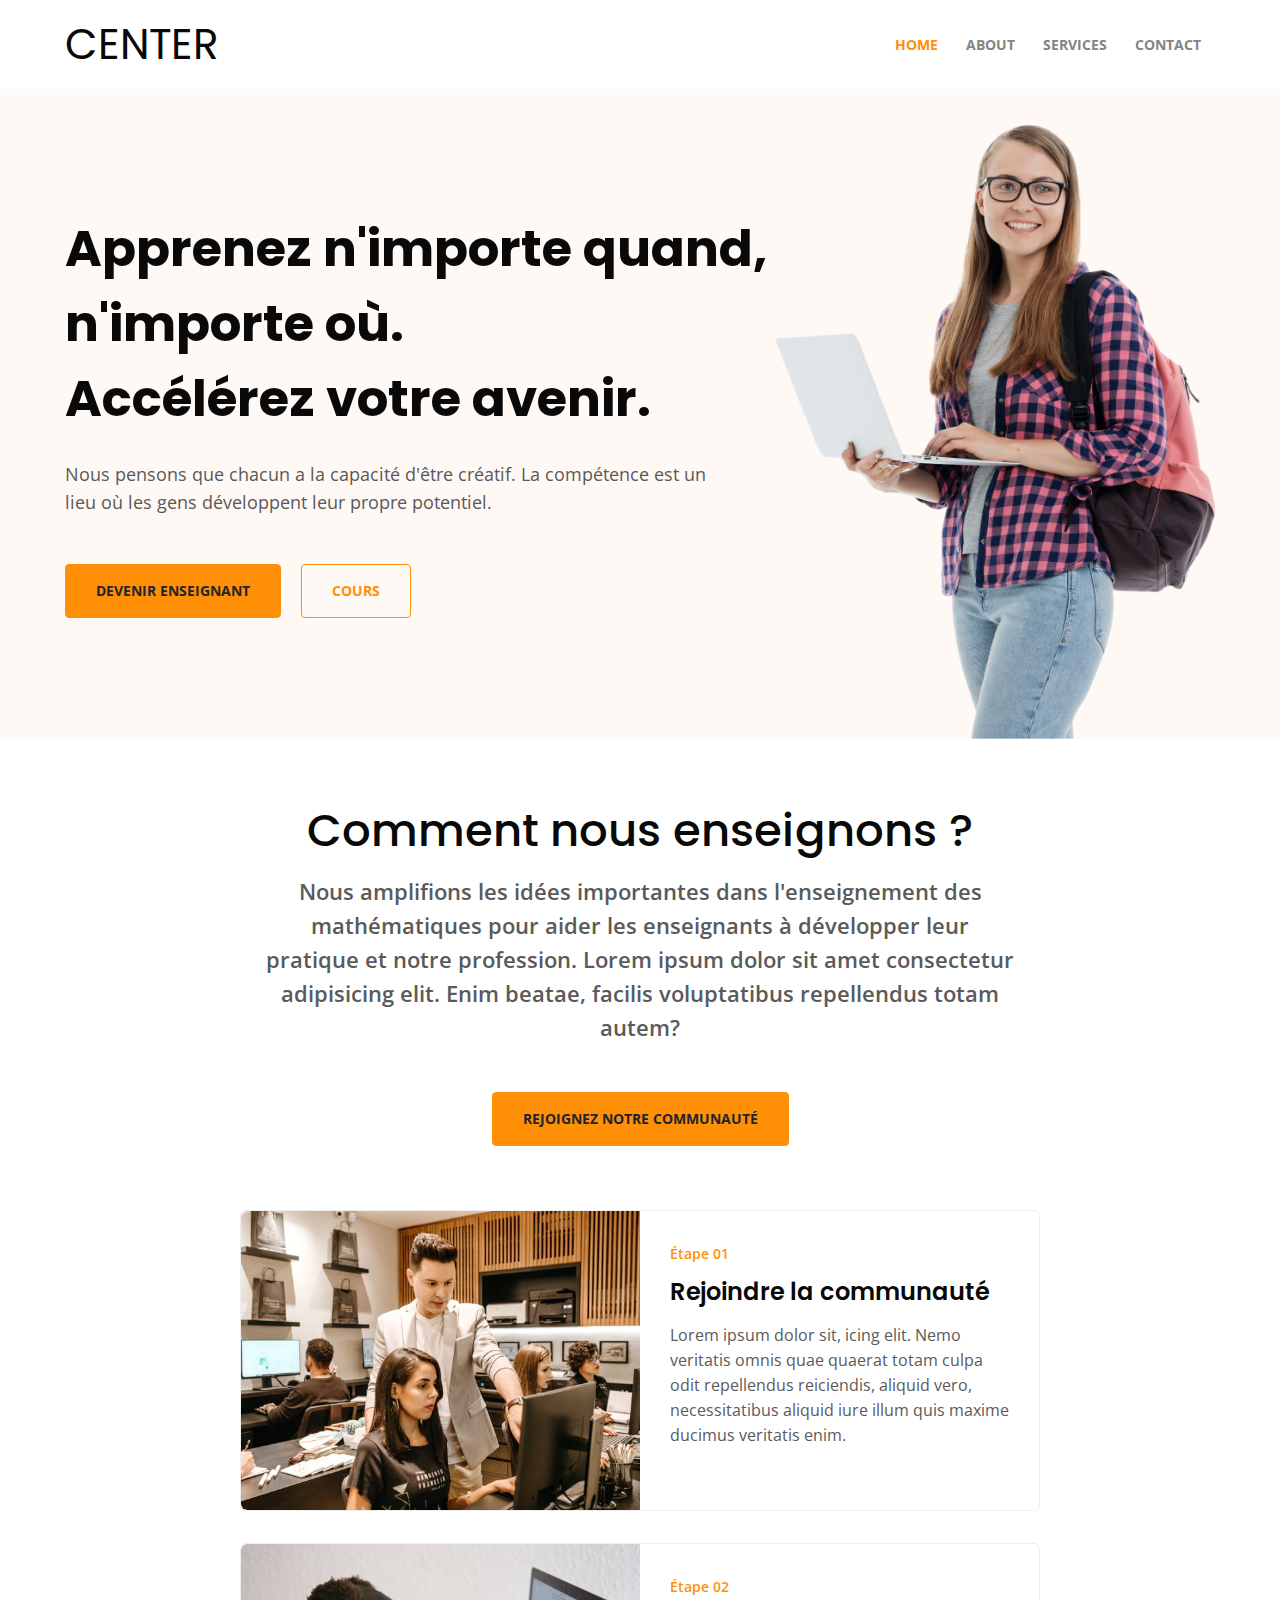
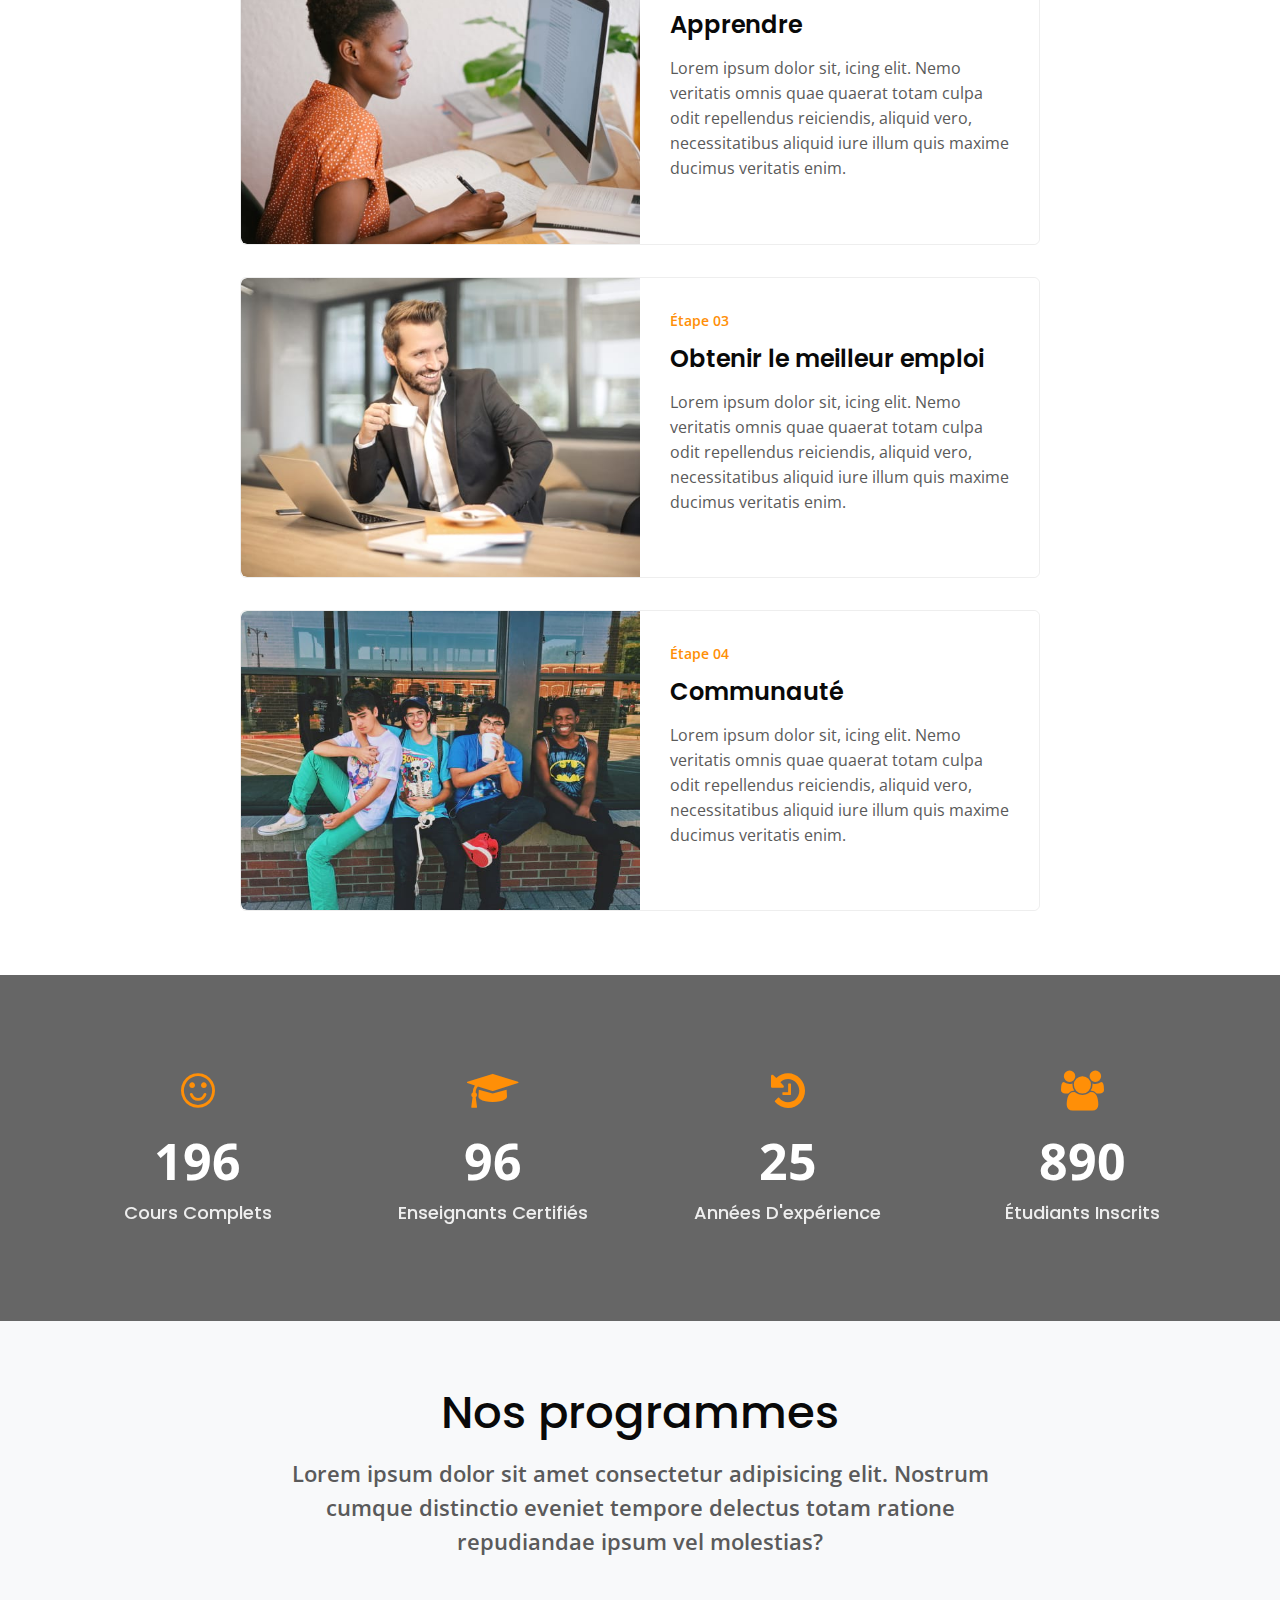
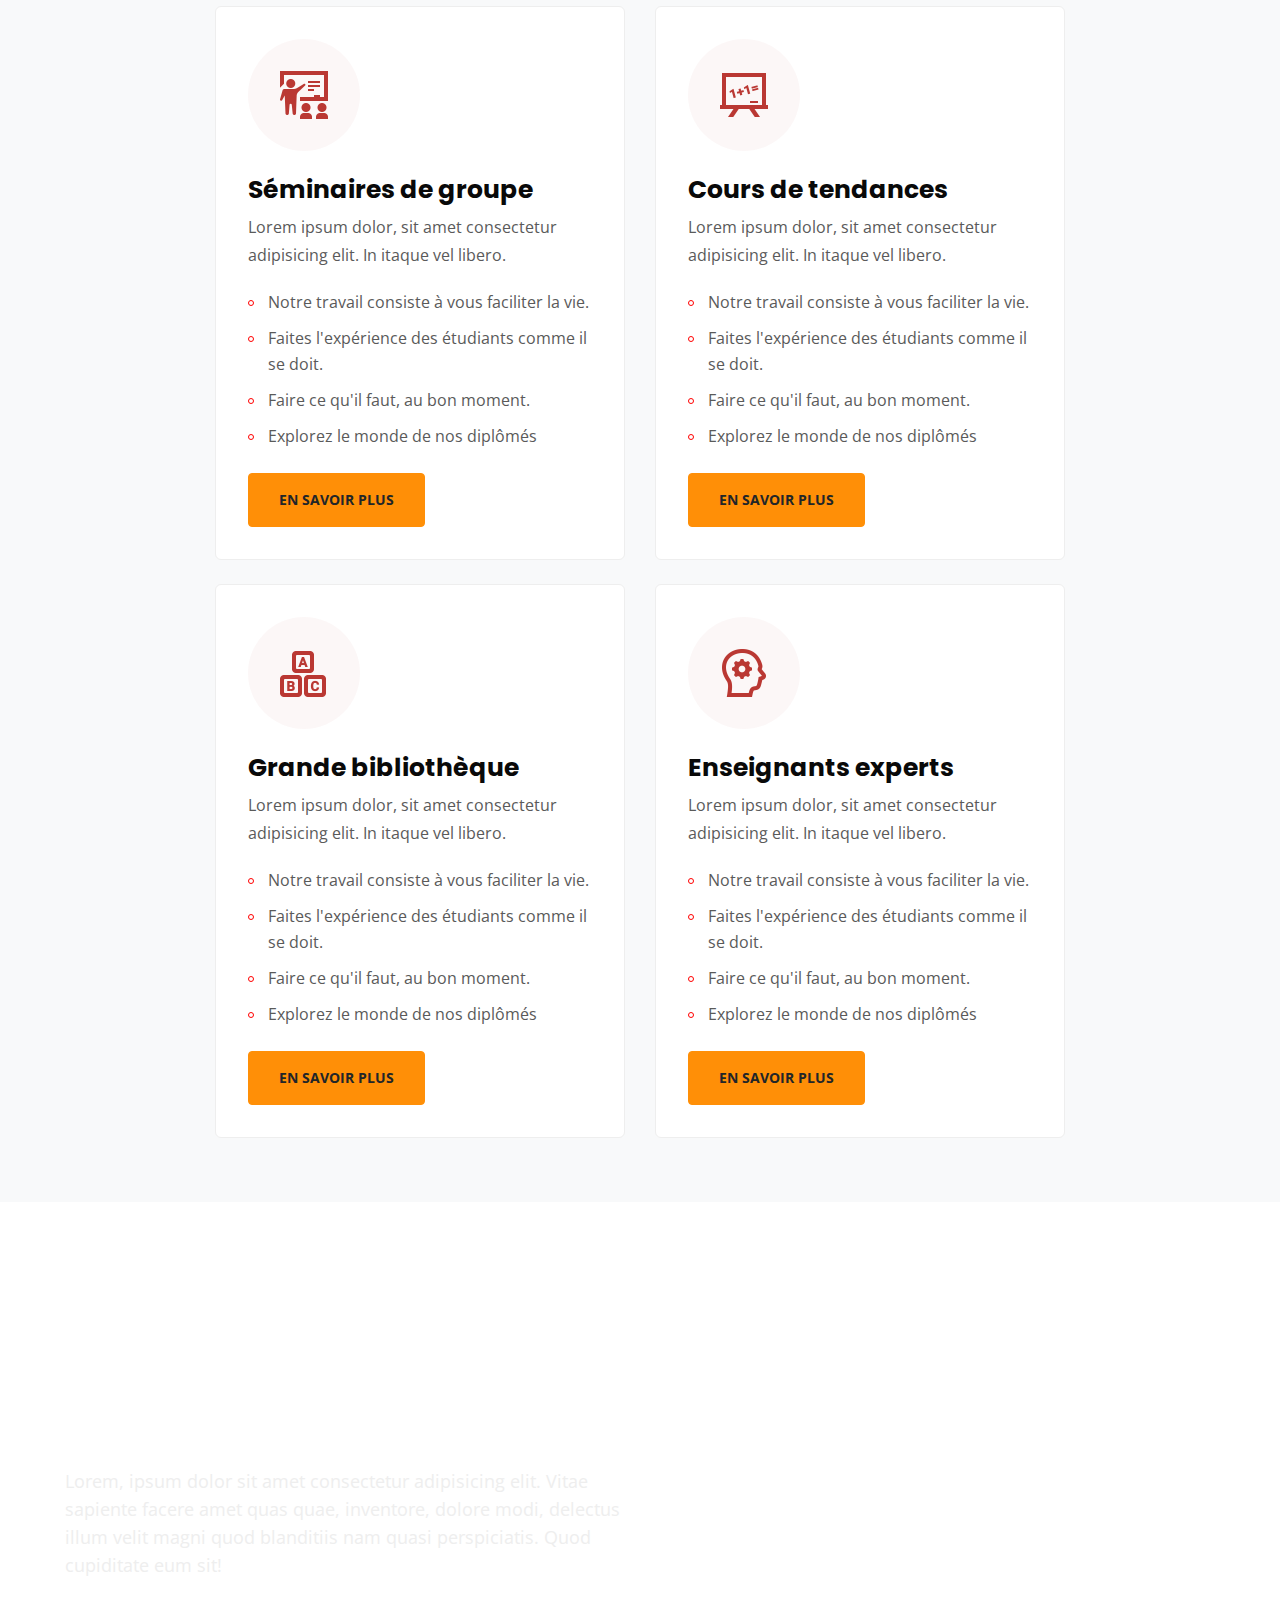
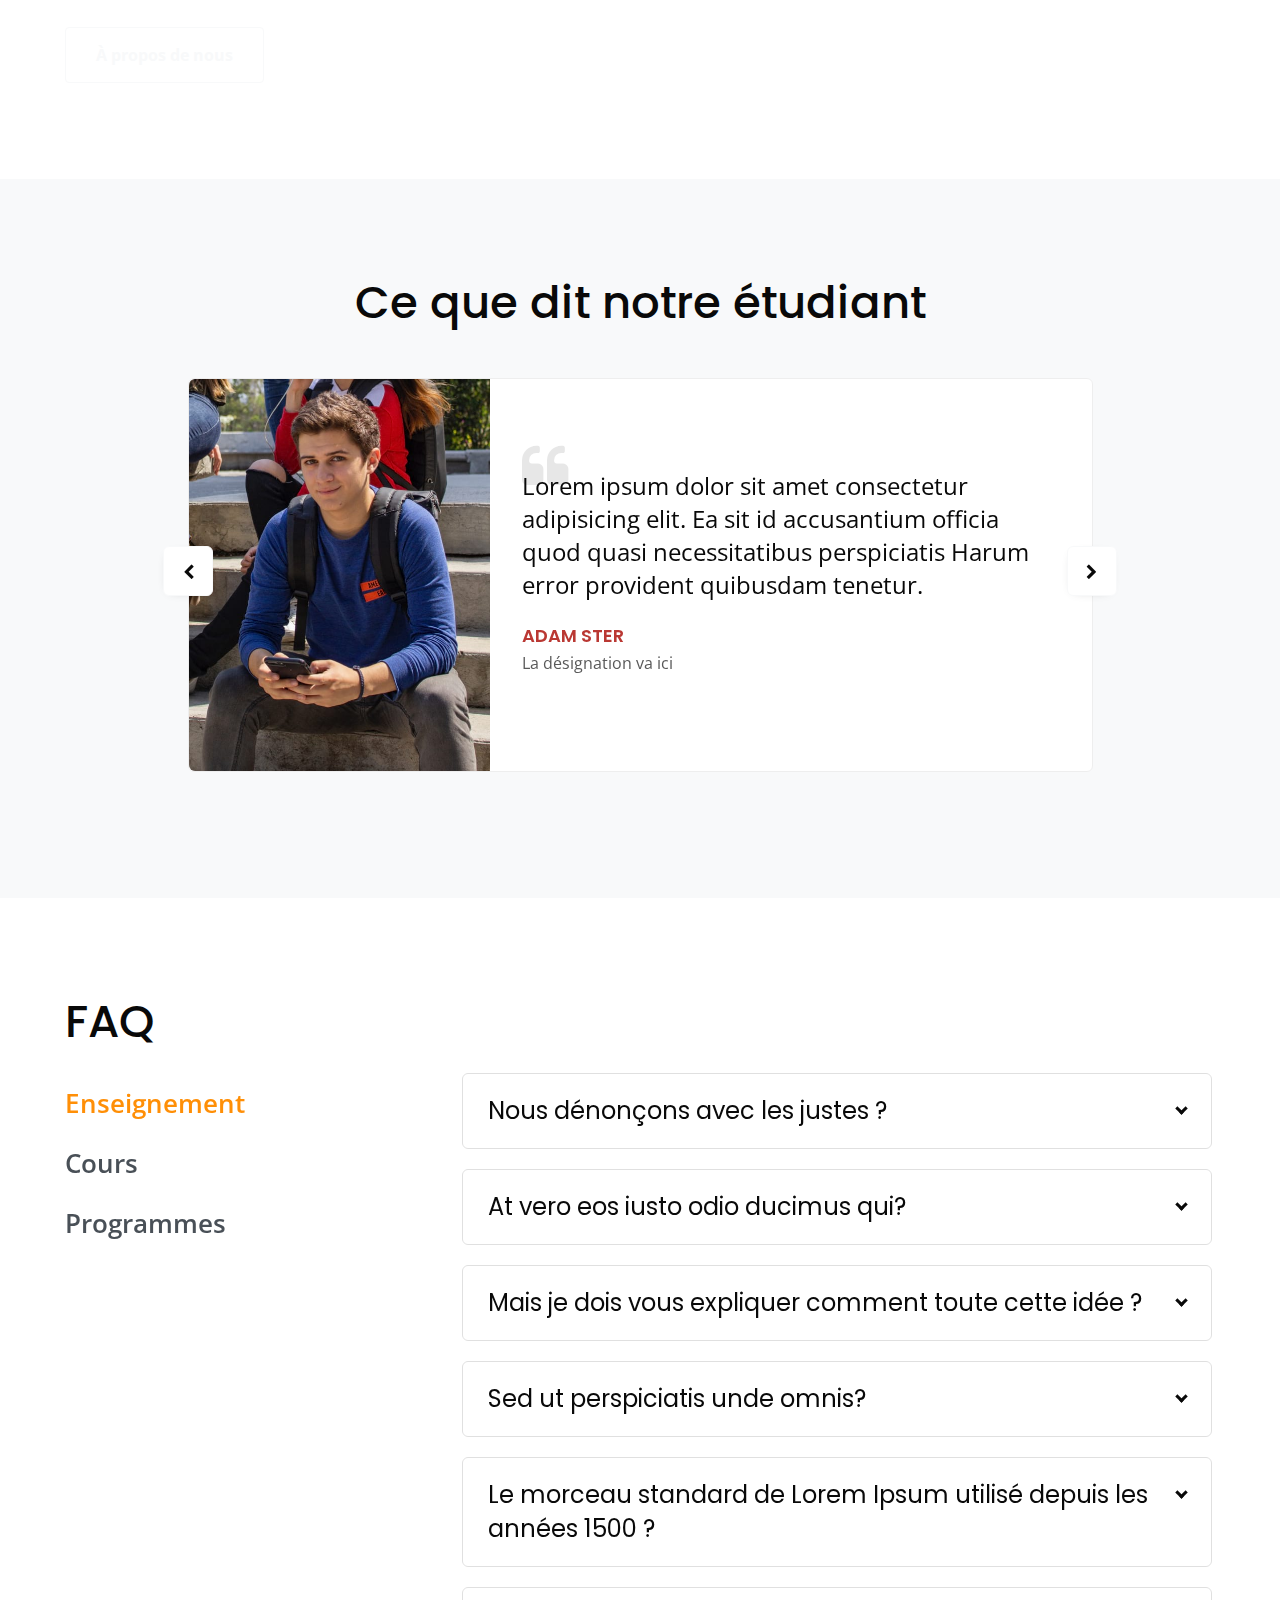
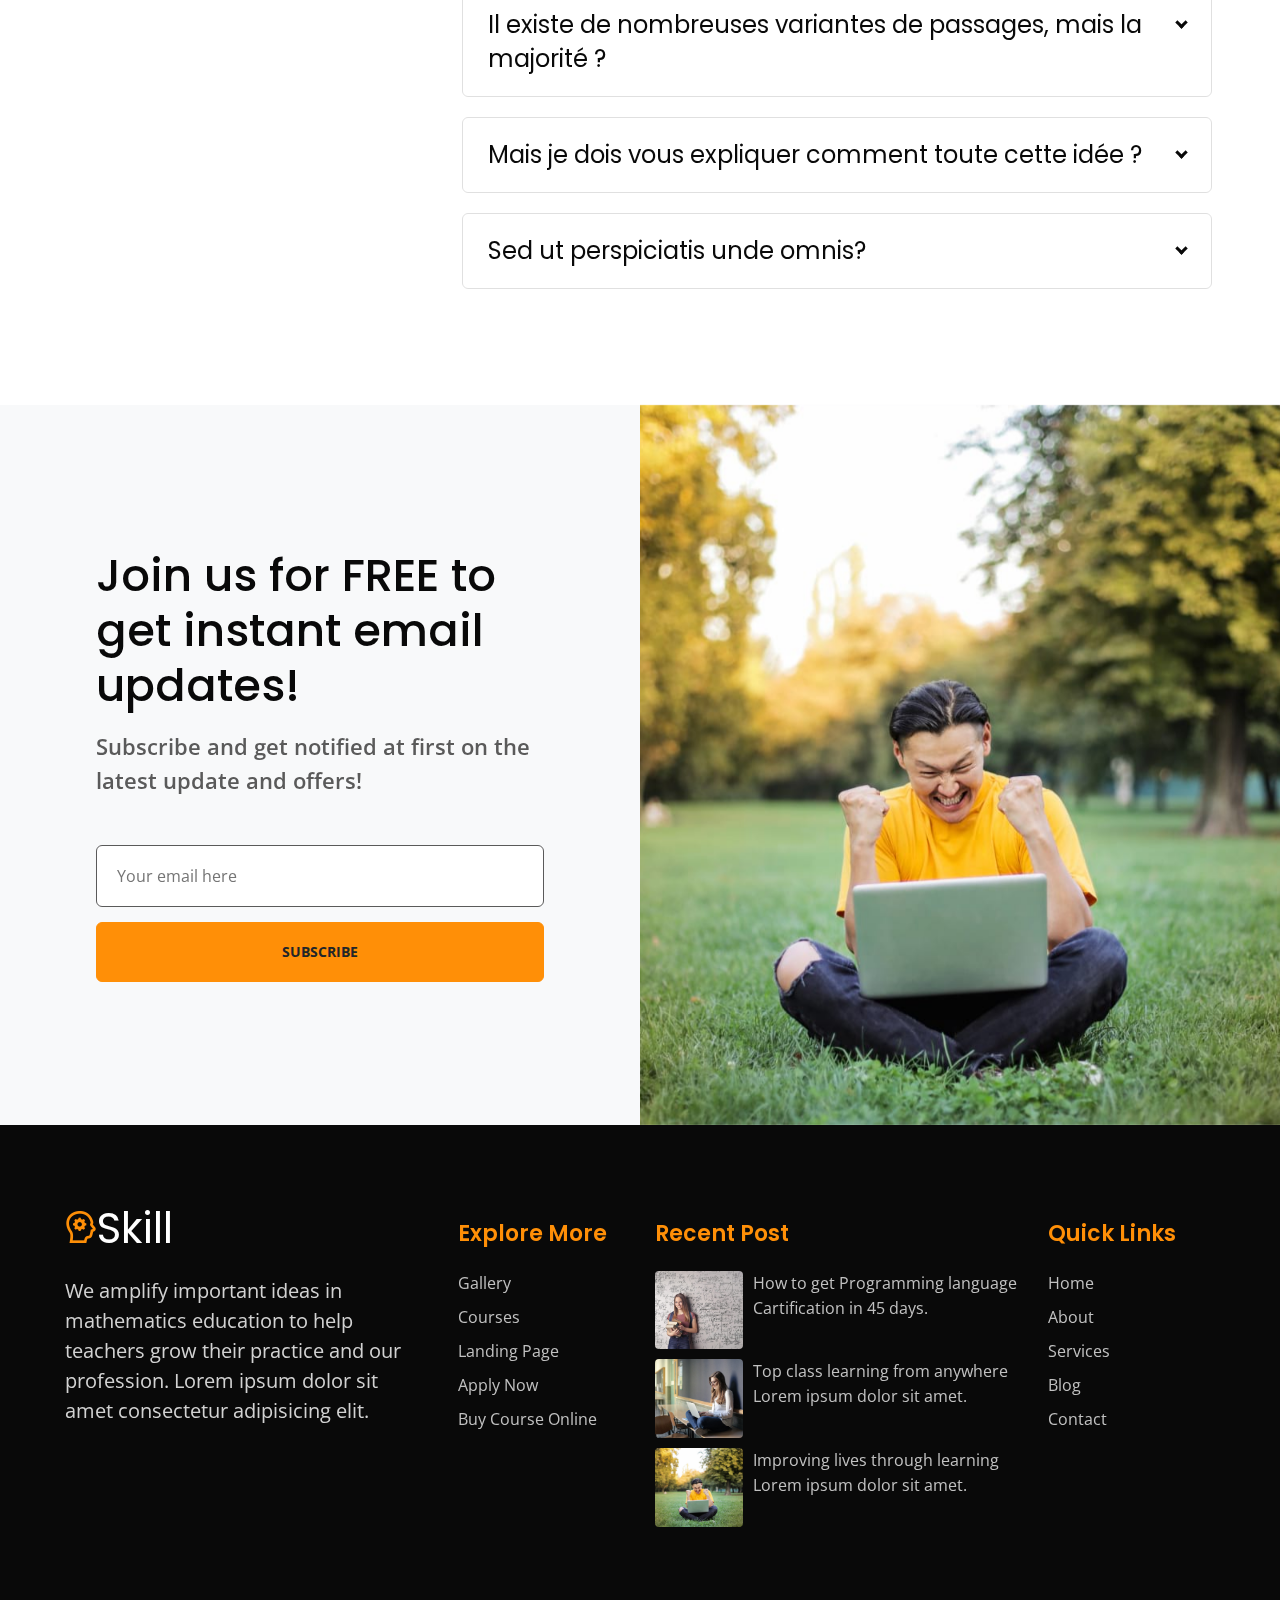
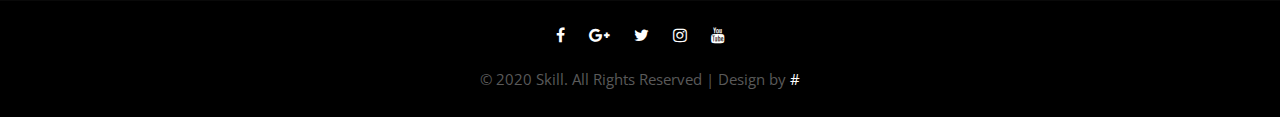
<file: index.html>
<!--

-->
<!doctype html>
<html lang="en">
  <head>
    <!-- Required meta tags -->
    <meta charset="utf-8">
    <meta name="viewport" content="width=device-width, initial-scale=1, shrink-to-fit=no">

    <title>Skill an Education Category Bootstrap Responsive Website Template - Home :: W3Layouts</title>

    <!-- Google fonts -->
    <link href="//fonts.googleapis.com/css?family=Poppins:100,200,300,400,500,600,700,800,900&display=swap" rel="stylesheet">
    <link href="//fonts.googleapis.com/css?family=Open+Sans:300,400,600,700,800&display=swap" rel="stylesheet">

    <!-- Template CSS -->
    <link rel="stylesheet" href="assets/css/style-starter.css">
  </head>
  <body>
<!-- header -->
<header class="w3l-header">
	<div class="hero-header-11">
		<div class="hero-header-11-content">
			<div class="container">
				<nav class="navbar navbar-expand-lg navbar-light py-md-2 py-0 px-0">
					<a class="navbar-brand" href="index.html">CENTER</a>
					<!-- if logo is image enable this   
				<a class="navbar-brand" href="#index.html">
						<img src="image-path" alt="Your logo" title="Your logo" style="height:35px;" />
				</a> -->
					<button class="navbar-toggler collapsed" type="button" data-toggle="collapse" data-target="#navbarSupportedContent"
						aria-controls="navbarSupportedContent" aria-expanded="false" aria-label="Toggle navigation">
						<span class="navbar-toggler-icon fa icon-expand fa-bars"></span>
						<span class="navbar-toggler-icon fa icon-close fa-times"></span>
					</button>

					<div class="collapse navbar-collapse" id="navbarSupportedContent">
						<ul class="navbar-nav ml-auto">
							<li class="nav-item active">
								<a class="nav-link" href="index.html">Home <span class="sr-only">(current)</span></a>
							</li>
							<li class="nav-item @@about-active">
								<a class="nav-link" href="about.html">About</a>
							</li>
							<li class="nav-item @@services-active">
								<a class="nav-link" href="services.html">Services</a>
							</li>
							<li class="nav-item @@contact-active">
								<a class="nav-link" href="contact.html">Contact</a>
							</li>
						</ul>
					</div>
				</nav>
			</div>
		</div>
	</div>
</header>
<!-- //header -->
 <!--  Main banner section -->
 <section class="w3l-main-banner">
   <div class="companies20-content">
     <div class="companies-wrapper">
       <div class="container">
         <div class="banner-item">
           <div class="banner-view">
             <div class="banner-info">
               <h3 class="banner-text">
                Apprenez n'importe quand, <br> n'importe où. <br>
                Accélérez votre avenir.
               </h3>
               <p class="my-4 mb-sm-5">Nous pensons que chacun a la capacité d'être créatif. La compétence est un lieu où les gens développent leur propre potentiel.
               </p><br>
               <a href="#signup.html" class="btn btn-primary theme-button mr-3">devenir enseignant</a>
               <a href="#courses.html" class="btn btn-outline-primary theme-button">cours</a>
             </div>
           </div>
         </div>
       </div>
     </div>
   </div>
 </section>
 <!--  //Main banner section -->
<section class="w3l-index5" id="about">
  <div class="new-block py-5">
    <div class="container py-lg-3">
      <div class="header-section text-center">
        <h3>Comment nous enseignons ?</h3>
        <p class="mt-3 mb-5">Nous amplifions les idées importantes dans l'enseignement des mathématiques pour aider les enseignants à développer leur pratique et notre profession.
          Lorem ipsum dolor sit amet consectetur adipisicing elit. Enim beatae, facilis voluptatibus repellendus totam autem?</p>
        <a href="#signup.html" class="btn btn-primary theme-button">Rejoignez notre communauté</a>
      </div>
      <div class="list-single-view mt-5">
        <div class="row">
          <div class="col-md-12 mt-3">
            <div class="grids5-info">
              <a href="#url" class="d-block zoom"><img src="assets/images/p1.jpg" alt="" class="img-fluid news-image" /></a>
              <div class="blog-info">
                <p class="date">Étape 01</p>
                <h4>Rejoindre la communauté</h4>
                <p class="blog-text">Lorem ipsum dolor sit, icing elit. Nemo veritatis omnis quae quaerat totam culpa odit repellendus
                  reiciendis, aliquid vero, necessitatibus aliquid iure illum quis maxime ducimus veritatis enim.</p>
              </div>
            </div>
          </div>
        </div>
      </div>
      <div class="list-single-view mt-3">
        <div class="row">
          <div class="col-md-12 mt-3">
            <div class="grids5-info">
              <a href="#url" class="d-block zoom"><img src="assets/images/p2.jpg" alt="" class="img-fluid news-image" /></a>
              <div class="blog-info">
                <p class="date">Étape 02</p>
                <h4>Apprendre</h4>
                <p class="blog-text">Lorem ipsum dolor sit, icing elit. Nemo veritatis omnis quae quaerat totam culpa odit repellendus
                  reiciendis, aliquid vero, necessitatibus aliquid iure illum quis maxime ducimus veritatis enim.</p>
              </div>
            </div>
          </div>
        </div>
      </div>
      <div class="list-single-view mt-3">
        <div class="row">
          <div class="col-md-12 mt-3">
            <div class="grids5-info">
              <a href="#url" class="d-block zoom"><img src="assets/images/p3.jpg" alt="" class="img-fluid news-image" /></a>
              <div class="blog-info">
                <p class="date">Étape 03</p>
                <h4>Obtenir le meilleur emploi</h4>
                <p class="blog-text">Lorem ipsum dolor sit, icing elit. Nemo veritatis omnis quae quaerat totam culpa odit repellendus
                  reiciendis, aliquid vero, necessitatibus aliquid iure illum quis maxime ducimus veritatis enim.</p>
              </div>
            </div>
          </div>
        </div>
      </div>
      <div class="list-single-view mt-3">
        <div class="row">
          <div class="col-md-12 mt-3">
            <div class="grids5-info">
              <a href="#url" class="d-block zoom"><img src="assets/images/p4.jpg" alt="" class="img-fluid news-image" /></a>
              <div class="blog-info">
                <p class="date">Étape 04</p>
                <h4>Communauté</h4>
                <p class="blog-text">Lorem ipsum dolor sit, icing elit. Nemo veritatis omnis quae quaerat totam culpa odit repellendus
                  reiciendis, aliquid vero, necessitatibus aliquid iure illum quis maxime ducimus veritatis enim.</p>
              </div>
            </div>
          </div>
        </div>
      </div>
    </div>
  </div>
</section>
<!-- stats -->
<section class="w3l-stats py-lg-5 py-4" id="stats">
  <div class="gallery-inner container py-md-5 py-4">
    <div class="row stats-con text-white">
      <div class="col-md-3 col-6 stats_info counter_grid">
        <span class="fa fa-smile-o"></span>
        <p class="counter">196</p>
        <h4>Cours complets</h4>
      </div>
      <div class="col-md-3 col-6 stats_info counter_grid1">
        <span class="fa fa-graduation-cap"></span>
        <p class="counter">96</p>
        <h4>Enseignants certifiés</h4>
      </div>
      <div class="col-md-3 col-6 stats_info counter_grid mt-md-0 mt-5">
        <span class="fa fa-history"></span>
        <p class="counter">25</p>
        <h4>Années d'expérience</h4>
      </div>
      <div class="col-md-3 col-6 stats_info counter_grid2 mt-md-0 mt-5">
        <span class="fa fa-users"></span>
        <p class="counter">890</p>
        <h4>Étudiants inscrits</h4>
      </div>
    </div>
  </div>
</section>
<!-- //stats -->
<section class="w3l-index-block4">
  <div class="feature-16-main py-5">
    <div class="container py-lg-3">
      <div class="header-section text-center">
        <h3>Nos programmes</h3>
        <p class="mt-3 mb-5">Lorem ipsum dolor sit amet consectetur adipisicing elit. Nostrum cumque distinctio eveniet tempore delectus
          totam ratione repudiandae ipsum vel molestias?</p>
      </div>
      <div class="features-grids">
        <div class="row">
          <div class="col-md-6">
            <div class="feature-16-gd">
              <div class="icon">
                <img src="assets/images/seminors.png" class="img-fluid" alt="" />
              </div>
              <div class="feature-16-gd-info">
                <h4 class="mt-4 mb-2">Séminaires de groupe</h4>
                <p>Lorem ipsum dolor, sit amet consectetur adipisicing elit. In itaque vel libero.</p>
                <ul>
                  <li>Notre travail consiste à vous faciliter la vie.</li>
                  <li>Faites l'expérience des étudiants comme il se doit.</li>
                  <li>Faire ce qu'il faut,
                    au bon moment.</li>
                  <li>Explorez le monde de nos diplômés</li>
                </ul>
                <a href="services.html" class="btn btn-primary theme-button mt-4">En savoir plus</a>
              </div>
            </div>
          </div>
          <div class="col-md-6 mt-md-0 mt-4">
            <div class="feature-16-gd">
              <div class="icon">
                <img src="assets/images/course.png" class="img-fluid" alt="" />
              </div>
              <div class="feature-16-gd-info">
                <h4 class="mt-4 mb-2">Cours de tendances</h4>
                <p>Lorem ipsum dolor, sit amet consectetur adipisicing elit. In itaque vel libero.</p>
                <ul>
                  <li>Notre travail consiste à vous faciliter la vie.</li>
                  <li>Faites l'expérience des étudiants comme il se doit.</li>
                  <li>Faire ce qu'il faut,
                    au bon moment.</li>
                  <li>Explorez le monde de nos diplômés</li>
                </ul>
                <a href="services.html" class="btn btn-primary theme-button mt-4">En savoir plus</a>
              </div>
            </div>
          </div>
          <div class="col-md-6 mt-4">
            <div class="feature-16-gd">
              <div class="icon">
                <img src="assets/images/library.png" class="img-fluid" alt="" />
              </div>
              <div class="feature-16-gd-info">
                <h4 class="mt-4 mb-2">Grande bibliothèque</h4>
                <p>Lorem ipsum dolor, sit amet consectetur adipisicing elit. In itaque vel libero.</p>
                <ul>
                  <li>Notre travail consiste à vous faciliter la vie.</li>
                  <li>Faites l'expérience des étudiants comme il se doit.</li>
                  <li>Faire ce qu'il faut,
                    au bon moment.</li>
                  <li>Explorez le monde de nos diplômés</li>
                </ul>
                <a href="services.html" class="btn btn-primary theme-button mt-4">En savoir plus</a>
              </div>
            </div>
          </div>
          <div class="col-md-6 mt-4">
            <div class="feature-16-gd">
              <div class="icon">
                <img src="assets/images/teacher.png" class="img-fluid" alt="" />
              </div>
              <div class="feature-16-gd-info">
                <h4 class="mt-4 mb-2">Enseignants experts</h4>
                <p>Lorem ipsum dolor, sit amet consectetur adipisicing elit. In itaque vel libero.</p>
                <ul>
                  <li>Notre travail consiste à vous faciliter la vie.</li>
                  <li>Faites l'expérience des étudiants comme il se doit.</li>
                  <li>Faire ce qu'il faut,
                    au bon moment.</li>
                  <li>Explorez le monde de nos diplômés</li>
                </ul>
                <a href="services.html" class="btn btn-primary theme-button mt-4">En savoir plus</a>
              </div>
            </div>
          </div>
        </div>
      </div>
    </div>
  </div>
</section> 
<!-- //subscribe -->
<section class="w3l-get-started">
  <div class="new-block top-bottom">
    <div class="container">
      <div class="middle-section">
        <div class="section-width">
          <h2>Démarrez votre entreprise dès aujourd'hui grâce à ce modèle professionnel.</h2>
        </div>
        <div class="link-list-menu">
            <p class="mb-5">Lorem, ipsum dolor sit amet consectetur adipisicing elit. Vitae sapiente facere amet quas quae, inventore, dolore modi, delectus illum velit magni quod blanditiis nam quasi perspiciatis. Quod cupiditate eum sit!</p>
            <a href="about.html" class="btn btn-outline-light btn-more">À propos de nous</a>
        </div>
      </div>
    </div>
  </div>
  </section>
<section class="w3l-testimonials" id="testimonials">
  <div class="testimonials py-5">
    <div class="container py-lg-5">
      <div class="header-section text-center">
        <h3>Ce que dit notre étudiant</h3>
      </div>
      <div class="row mt-4">
        <div class="col-md-10 mx-auto">
          <div class="owl-one owl-carousel owl-theme">
            <div class="item">
              <div class="slider-info mt-lg-4 mt-3">
                <div class="img-circle">
                  <img src="assets/images/student1.jpg" class="img-fluid testimonial-img" alt="client image">
                </div>
                <div class="message">
                  <span class="fa fa-quote-left" aria-hidden="true"></span>
                  <p>Lorem ipsum dolor sit amet consectetur adipisicing elit. Ea sit id accusantium
                    officia quod quasi necessitatibus perspiciatis Harum error provident
                    quibusdam tenetur.</p>
                  <div class="name mt-4">
                    <h4>Adam Ster</h4>
                    <p>La désignation va ici</p>
                  </div>
                </div>
              </div>
            </div>
            <div class="item">
              <div class="slider-info mt-lg-4 mt-3">
                <div class="img-circle">
                  <img src="assets/images/student2.jpg" class="img-fluid testimonial-img" alt="client image">
                </div>
                <div class="message">
                  <span class="fa fa-quote-left" aria-hidden="true"></span>
                  <p>Lorem ipsum dolor sit amet consectetur adipisicing elit. Ea sit id accusantium
                    officia quod quasi necessitatibus perspiciatis Harum error provident
                    quibusdam tenetur.</p>
                  <div class="name mt-4">
                    <h4>Dennis Jack</h4>
                    <p>La désignation va ici</p>
                  </div>
                </div>
            </div>
            </div>
            <div class="item">
              <div class="slider-info mt-lg-4 mt-3">
                <div class="img-circle">
                  <img src="assets/images/student3.jpg" class="img-fluid testimonial-img" alt="client image">
                </div>
                <div class="message">
                  <span class="fa fa-quote-left" aria-hidden="true"></span>
                  <p>Lorem ipsum dolor sit amet consectetur adipisicing elit. Ea sit id accusantium
                    officia quod quasi necessitatibus perspiciatis Harum error provident
                    quibusdam tenetur.</p>
                  <div class="name mt-4">
                    <h4>Camillae</h4>
                    <p>La désignation va ici</p>
                  </div>
                </div>
              </div>
            </div>
            <div class="item">
              <div class="slider-info mt-lg-4 mt-3">
                <div class="img-circle">
                  <img src="assets/images/student4.jpg" class="img-fluid testimonial-img" alt="client image">
                </div>
                <div class="message">
                  <span class="fa fa-quote-left" aria-hidden="true"></span>
                  <p>Lorem ipsum dolor sit amet consectetur adipisicing elit. Ea sit id accusantium
                    officia quod quasi necessitatibus perspiciatis Harum error provident
                    quibusdam tenetur.</p>
                  <div class="name mt-4">
                    <h4>Charlotte</h4>
                    <p>La désignation va ici</p>
                  </div>
                </div>
              </div>
            </div>
          </div>
        </div>
      </div>
    </div>
  </div>
</section>
<div class="w3l-faq-block py-5">
  <div class="container py-lg-5">
    <div class="header-section mb-4">
      <h3>FAQ</h3>
    </div>
    <div class="row">
      <div class="col-md-4">
        <div class="list-group" id="list-tab" role="tablist">
          <a class="list-group-item list-group-item-action active" id="list-home-list" data-toggle="list" href="#list-home" role="tab"
            aria-controls="home">Enseignement</a>
          <a class="list-group-item list-group-item-action" id="list-profile-list" data-toggle="list" href="#list-profile" role="tab"
            aria-controls="profile">Cours</a>
          <a class="list-group-item list-group-item-action" id="list-messages-list" data-toggle="list" href="#list-messages" role="tab"
            aria-controls="messages">Programmes</a>
        </div>
      </div>
      <div class="col-md-8 mt-md-0 mt-5">
        <div class="tab-content" id="nav-tabContent">
          <div class="tab-pane fade show active" id="list-home" role="tabpanel" aria-labelledby="list-home-list">
            <section class="w3l-faq" id="faq">
              <div class="faq-page">
                <ul>
                  <li>
                    <input type="checkbox" checked>
                    <i></i>
                    <h2>Nous dénonçons avec les justes ?</h2>
                    <p>Lorem ipsum dolor, sit amet consectetur adipisicing elit. Voluptates amet earum velit nobis aliquam
                      laboriosam nihil debitis facere voluptatibus consectetur quae quasi fuga, ad corrupti libero omnis sapiente
                      non assumenda excepturi aperiam iste minima autem.</p>
                  </li>
                  <li>
                    <input type="checkbox" checked>
                    <i></i>
                    <h2>At vero eos iusto odio ducimus qui?</h2>
                    <p>Lorem ipsum dolor, sit amet consectetur adipisicing elit. Voluptates amet earum velit nobis aliquam
                      laboriosam nihil quasi fuga, ad corrupti libero omnis sapiente
                      non assumenda excepturi aperiam animi vitae eos nisi laudantium. Tempore reiciendis ipsam culpa, qui
                      voluptates eveniet, incidunt officiis eaque iste minima autem.</p>
                  </li>
                  <li>
                    <input type="checkbox" checked>
                    <i></i>
                    <h2>Mais je dois vous expliquer comment toute cette idée ?</h2>
                    <p>Lorem ipsum dolor, sit amet consectetur adipisicing elit. Voluptates amet earum velit nobis aliquam
                      laboriosam nihil debitis autem.</p>
                  </li>
                  <li>
                    <input type="checkbox" checked>
                    <i></i>
                    <h2>Sed ut perspiciatis unde omnis?</h2>
                    <p>Sit amet consectetur adipisicing elit. Voluptates amet earum velit nobis aliquam
                      laboriosam nihil debitis animi vitae eos nisi laudantium. Tempore reiciendis ipsam culpa, qui
                      voluptates eveniet, incidunt officiis eaque iste minima autem.</p>
                  </li>
                  <li>
                    <input type="checkbox" checked>
                    <i></i>
                    <h2>Le morceau standard de Lorem Ipsum utilisé depuis les années 1500 ?</h2>
                    <p>Consectetur quae quasi fuga, ad corrupti libero omnis sapiente
                      non assumenda excepturi aperiam animi vitae eos nisi laudantium. Tempore reiciendis ipsam culpa, qui
                      voluptates eveniet, incidunt officiis eaque iste minima autem.</p>
                  </li>
                  <li>
                    <input type="checkbox" checked>
                    <i></i>
                    <h2>Il existe de nombreuses variantes de passages, mais la majorité ?</h2>
                    <p>Voluptates amet earum velit nobis aliquam
                      laboriosam nihil debitis facere voluptatibus consectetur quae quasi fuga, ad corrupti libero omnis sapiente
                      non assumenda, incidunt officiis eaque iste minima autem.</p>
                  </li>
                  <li>
                    <input type="checkbox" checked>
                    <i></i>
                    <h2>Mais je dois vous expliquer comment toute cette idée ?</h2>
                    <p>Lorem ipsum dolor, sit amet consectetur adipisicing elit. Voluptates amet earum velit nobis aliquam
                      laboriosam nihil debitis autem.</p>
                  </li>
                  <li>
                    <input type="checkbox" checked>
                    <i></i>
                    <h2>Sed ut perspiciatis unde omnis?</h2>
                    <p>Sit amet consectetur adipisicing elit. Voluptates amet earum velit nobis aliquam
                      laboriosam nihil debitis animi vitae eos nisi laudantium. Tempore reiciendis ipsam culpa, qui
                      voluptates eveniet, incidunt officiis eaque iste minima autem.</p>
                  </li>
                </ul>
              </div>
            </section>
          </div>
          <div class="tab-pane fade" id="list-profile" role="tabpanel" aria-labelledby="list-profile-list">
            <section class="w3l-faq" id="faq">
              <div class="faq-page">
                <ul>
                  <li>
                    <input type="checkbox" checked>
                    <i></i>
                    <h2>Mais je dois vous expliquer comment toute cette idée ?</h2>
                    <p>Lorem ipsum dolor, sit amet consectetur adipisicing elit. Voluptates amet earum velit nobis aliquam
                      laboriosam nihil debitis autem.</p>
                  </li>
                  <li>
                    <input type="checkbox" checked>
                    <i></i>
                    <h2>At vero eos iusto odio ducimus qui?</h2>
                    <p>Lorem ipsum dolor, sit amet consectetur adipisicing elit. Voluptates amet earum velit nobis aliquam
                      laboriosam nihil quasi fuga, ad corrupti libero omnis sapiente
                      non assumenda excepturi aperiam animi vitae eos nisi laudantium. Tempore reiciendis ipsam culpa, qui
                      voluptates eveniet, incidunt officiis eaque iste minima autem.</p>
                  </li>
                  <li>
                    <input type="checkbox" checked>
                    <i></i>
                    <h2>Sed ut perspiciatis unde omnis?</h2>
                    <p>Sit amet consectetur adipisicing elit. Voluptates amet earum velit nobis aliquam
                      laboriosam nihil debitis animi vitae eos nisi laudantium. Tempore reiciendis ipsam culpa, qui
                      voluptates eveniet, incidunt officiis eaque iste minima autem.</p>
                  </li>
                  <li>
                    <input type="checkbox" checked>
                    <i></i>
                    <h2>The standard chunk of Lorem Ipsum used since the 1500s?</h2>
                    <p>Consectetur quae quasi fuga, ad corrupti libero omnis sapiente
                      non assumenda excepturi aperiam animi vitae eos nisi laudantium. Tempore reiciendis ipsam culpa, qui
                      voluptates eveniet, incidunt officiis eaque iste minima autem.</p>
                  </li>
                  <li>
                    <input type="checkbox" checked>
                    <i></i>
                    <h2>We denounce with righteous?</h2>
                    <p>Lorem ipsum dolor, sit amet consectetur adipisicing elit. Voluptates amet earum velit nobis aliquam
                      laboriosam nihil debitis facere voluptatibus consectetur quae quasi fuga, ad corrupti libero omnis sapiente
                      non assumenda excepturi aperiam iste minima autem.</p>
                  </li>
                  <li>
                    <input type="checkbox" checked>
                    <i></i>
                    <h2>But I must explain to you how all this idea?</h2>
                    <p>Lorem ipsum dolor, sit amet consectetur adipisicing elit. Voluptates amet earum velit nobis aliquam
                      laboriosam nihil debitis autem.</p>
                  </li>
                  <li>
                    <input type="checkbox" checked>
                    <i></i>
                    <h2>At vero eos iusto odio ducimus qui?</h2>
                    <p>Lorem ipsum dolor, sit amet consectetur adipisicing elit. Voluptates amet earum velit nobis aliquam
                      laboriosam nihil quasi fuga, ad corrupti libero omnis sapiente
                      non assumenda excepturi aperiam animi vitae eos nisi laudantium. Tempore reiciendis ipsam culpa, qui
                      voluptates eveniet, incidunt officiis eaque iste minima autem.</p>
                  </li>
                  <li>
                    <input type="checkbox" checked>
                    <i></i>
                    <h2>There are many variations of passages but the majority?</h2>
                    <p>Voluptates amet earum velit nobis aliquam
                      laboriosam nihil debitis facere voluptatibus consectetur quae quasi fuga, ad corrupti libero omnis sapiente
                      non assumenda, incidunt officiis eaque iste minima autem.</p>
                  </li>
                </ul>
              </div>
            </section>
          </div>
          <div class="tab-pane fade" id="list-messages" role="tabpanel" aria-labelledby="list-messages-list">
            <section class="w3l-faq" id="faq">
              <div class="faq-page">
                <ul>
                  <li>
                    <input type="checkbox" checked>
                    <i></i>
                    <h2>We denounce with righteous?</h2>
                    <p>Lorem ipsum dolor, sit amet consectetur adipisicing elit. Voluptates amet earum velit nobis aliquam
                      laboriosam nihil debitis facere voluptatibus consectetur quae quasi fuga, ad corrupti libero omnis sapiente
                      non assumenda excepturi aperiam iste minima autem.</p>
                  </li>
                  <li>
                    <input type="checkbox" checked>
                    <i></i>
                    <h2>At vero eos iusto odio ducimus qui?</h2>
                    <p>Lorem ipsum dolor, sit amet consectetur adipisicing elit. Voluptates amet earum velit nobis aliquam
                      laboriosam nihil quasi fuga, ad corrupti libero omnis sapiente
                      non assumenda excepturi aperiam animi vitae eos nisi laudantium. Tempore reiciendis ipsam culpa, qui
                      voluptates eveniet, incidunt officiis eaque iste minima autem.</p>
                  </li>
                  <li>
                    <input type="checkbox" checked>
                    <i></i>
                    <h2>But I must explain to you how all this idea?</h2>
                    <p>Lorem ipsum dolor, sit amet consectetur adipisicing elit. Voluptates amet earum velit nobis aliquam
                      laboriosam nihil debitis autem.</p>
                  </li>
                  <li>
                    <input type="checkbox" checked>
                    <i></i>
                    <h2>Sed ut perspiciatis unde omnis?</h2>
                    <p>Sit amet consectetur adipisicing elit. Voluptates amet earum velit nobis aliquam
                      laboriosam nihil debitis animi vitae eos nisi laudantium. Tempore reiciendis ipsam culpa, qui
                      voluptates eveniet, incidunt officiis eaque iste minima autem.</p>
                  </li>
                  <li>
                    <input type="checkbox" checked>
                    <i></i>
                    <h2>The standard chunk of Lorem Ipsum used since the 1500s?</h2>
                    <p>Consectetur quae quasi fuga, ad corrupti libero omnis sapiente
                      non assumenda excepturi aperiam animi vitae eos nisi laudantium. Tempore reiciendis ipsam culpa, qui
                      voluptates eveniet, incidunt officiis eaque iste minima autem.</p>
                  </li>
                  <li>
                    <input type="checkbox" checked>
                    <i></i>
                    <h2>There are many variations of passages but the majority?</h2>
                    <p>Voluptates amet earum velit nobis aliquam
                      laboriosam nihil debitis facere voluptatibus consectetur quae quasi fuga, ad corrupti libero omnis sapiente
                      non assumenda, incidunt officiis eaque iste minima autem.</p>
                  </li>
                  <li>
                    <input type="checkbox" checked>
                    <i></i>
                    <h2>But I must explain to you how all this idea?</h2>
                    <p>Lorem ipsum dolor, sit amet consectetur adipisicing elit. Voluptates amet earum velit nobis aliquam
                      laboriosam nihil debitis autem.</p>
                  </li>
                  <li>
                    <input type="checkbox" checked>
                    <i></i>
                    <h2>perspiciatis unde omnis?</h2>
                    <p>Sit amet consectetur adipisicing elit. Voluptates amet earum velit nobis aliquam
                      laboriosam nihil debitis animi vitae eos nisi laudantium. Tempore reiciendis ipsam culpa, qui
                      voluptates eveniet, incidunt officiis eaque iste minima autem.</p>
                  </li>
                </ul>
              </div>
            </section>
          </div>
        </div>
      </div>
    </div>
  </div>

</div>
<section class="w3l-subscribe">
  <div class="subscription-infhny">
    <div class="container-fluid">
      <div class="subscription-grids row">
        <div class="subscription-right form-right-inf col-lg-6 p-md-5 p-4">
          <div class="px-lg-5 py-md-0 py-3">
            <div class="header-section">
              <h3>Join us for FREE to get instant <span>email updates!</span></h3>
              <p class="mt-3">Subscribe and get notified at first on the latest update and offers!</p>
            </div>
            <form action="#" method="post" class="signin-form mt-lg-5 mt-4">
              <div class="forms-gds">
                <div class="form-input">
                  <input type="email" name="" placeholder="Your email here" required="">
                </div>
                <div class="form-input"><button class="btn btn-primary theme-button">Subscribe</button></div>
              </div>
            </form>
          </div>
        </div>
        <div class="subscription-left forms-25-info col-lg-6 ">

        </div>
      </div>
    </div>
</section>
   <!-- footer -->
   <footer class="w3l-footer-29-main" id="footer">
     <div class="footer-29 py-5">
       <div class="container pb-lg-3">
         <div class="row footer-top-29">
           <div class="col-lg-4 col-md-6 footer-list-29 footer-1 mt-md-4">
             <a class="footer-logo mb-md-3 mb-2" href="#url"><img src="assets/images/logo-icon.png" alt="" />Skill</a>
             <p>We amplify important ideas in mathematics education to help teachers grow their practice and our profession. Lorem ipsum dolor sit
               amet consectetur adipisicing elit.</p>
           </div>
           <div class="col-lg-2 col-md-6 footer-list-29 footer-2 mt-5">
            <h6 class="footer-title-29">Explore More</h6>
             <ul>
               <li><a href="#gallery.html">Gallery</a></li>
               <li><a href="#courses.html">Courses</a></li>
               <li><a href="#landing-single.html">Landing Page</a></li>
               <li><a href="#signup.html">Apply Now</a></li>
               <li><a href="contact.html">Buy Course Online</a></li>
             </ul>
           </div>
           <div class="col-lg-4 col-md-6 footer-list-29 footer-3 mt-5">
             <div class="properties">
               <h6 class="footer-title-29">Recent Post</h6>
               <a class="d-grid twitter-feed" href="#blog-single.html">
                 <img src="assets/images/g1.jpg" class="img-fluid rounded" alt="">
                 <p>How to get Programming language Cartification in 45 days.</p>
               </a>
               <a class="d-grid twitter-feed" href="#blog-single.html">
                 <img src="assets/images/g2.jpg" class="img-fluid rounded" alt="">
                 <p>Top class learning from anywhere Lorem ipsum dolor sit amet.</p>
               </a>
               <a class="d-grid twitter-feed" href="#blog-single.html">
                 <img src="assets/images/g3.jpg" class="img-fluid rounded" alt="">
                 <p>Improving lives through learning Lorem ipsum dolor sit amet.</p>
               </a>
             </div>
           </div>
           <div class="col-lg-2 col-md-6 footer-list-29 footer-4 mt-5">
            <h6 class="footer-title-29">Quick Links</h6>
             <ul>
               <li><a href="index.html">Home</a></li>
               <li><a href="about.html">About</a></li>
               <li><a href="services.html">Services</a></li>
               <li><a href="#blog.html"> Blog</a></li>
               <li><a href="contact.html">Contact</a></li>
             </ul>
           </div>
         </div>
       </div>
     </div>
     <div id="footers14-block" class="py-3">
       <div class="container">
         <div class="footers14-bottom text-center">
           <div class="social">
             <a href="#facebook" class="facebook"><span class="fa fa-facebook" aria-hidden="true"></span></a>
             <a href="#google" class="google"><span class="fa fa-google-plus" aria-hidden="true"></span></a>
             <a href="#twitter" class="twitter"><span class="fa fa-twitter" aria-hidden="true"></span></a>
             <a href="#instagram" class="instagram"><span class="fa fa-instagram" aria-hidden="true"></span></a>
             <a href="#youtube" class="youtube"><span class="fa fa-youtube" aria-hidden="true"></span></a>
           </div>
           <div class="copyright mt-1">
             <p>&copy; 2020 Skill. All Rights Reserved | Design by <a href="#">#</a></p>
           </div>
         </div>
       </div>
     </div>

     <!-- move top -->
     <button onclick="topFunction()" id="movetop" title="Go to top">
       <span class="fa fa-angle-up" aria-hidden="true"></span>
     </button>
     <script>
       // When the user scrolls down 20px from the top of the document, show the button
       window.onscroll = function () {
         scrollFunction()
       };

       function scrollFunction() {
         if (document.body.scrollTop > 20 || document.documentElement.scrollTop > 20) {
           document.getElementById("movetop").style.display = "block";
         } else {
           document.getElementById("movetop").style.display = "none";
         }
       }

       // When the user clicks on the button, scroll to the top of the document
       function topFunction() {
         document.body.scrollTop = 0;
         document.documentElement.scrollTop = 0;
       }
     </script>
     <!-- /move top -->

   </footer>
   <!-- Footer -->

   <!-- jQuery and Bootstrap JS -->
   <script src="assets/js/jquery-3.3.1.min.js"></script>
   <script src="assets/js/bootstrap.min.js"></script>

   <!-- Template JavaScript -->

   <!-- stats number counter-->
   <script src="assets/js/jquery.waypoints.min.js"></script>
   <script src="assets/js/jquery.countup.js"></script>
   <script>
     $('.counter').countUp();
   </script>
   <!-- //stats number counter -->


   <!-- testimonials owlcarousel -->
   <script src="assets/js/owl.carousel.js"></script>

   <!-- script for owlcarousel -->
   <script>
     $(document).ready(function () {
       $('.owl-one').owlCarousel({
         loop: true,
         margin: 0,
         nav: false,
         responsiveClass: true,
         autoplay: false,
         autoplayTimeout: 5000,
         autoplaySpeed: 1000,
         autoplayHoverPause: false,
         responsive: {
           0: {
             items: 1,
             nav: false
           },
           480: {
             items: 1,
             nav: false
           },
           667: {
             items: 1,
             nav: false
           },
           1000: {
             items: 1,
             nav: false
           }
         }
       })
     })
   </script>
   <!-- //script for owlcarousel -->
   <!-- //testimonials owlcarousel -->

   <!-- script for courses -->
   <script>
     $(document).ready(function () {
       $('.owl-two').owlCarousel({
         loop: true,
         margin: 30,
         nav: false,
         responsiveClass: true,
         autoplay: false,
         autoplayTimeout: 5000,
         autoplaySpeed: 1000,
         autoplayHoverPause: false,
         responsive: {
           0: {
             items: 1,
             nav: false
           },
           480: {
             items: 1,
             nav: false
           },
           667: {
             items: 2,
             nav: false
           },
           1000: {
             items: 3,
             nav: false
           }
         }
       })
     })
   </script>
   <!-- //script for courses -->

   <!-- disable body scroll which navbar is in active -->
   <script>
     $(function () {
       $('.navbar-toggler').click(function () {
         $('body').toggleClass('noscroll');
       })
     });

     if ($(window).width() > 0) {
  $(window).scroll(function(){  
     if ($(this).scrollTop() > 40) {
        $('.w3l-header').addClass("fixed-top");
        // add padding top to show content behind navbar
        $('body').css('padding-top', $('.navbar').outerHeight() + 'px');
      }else{
        $('.w3l-header').removeClass("fixed-top");
         // remove padding top from body
        $('body').css('padding-top', '0');
      }   
  });
}
   </script>
   <!-- disable body scroll which navbar is in active -->

   </body>

   </html>
</file>
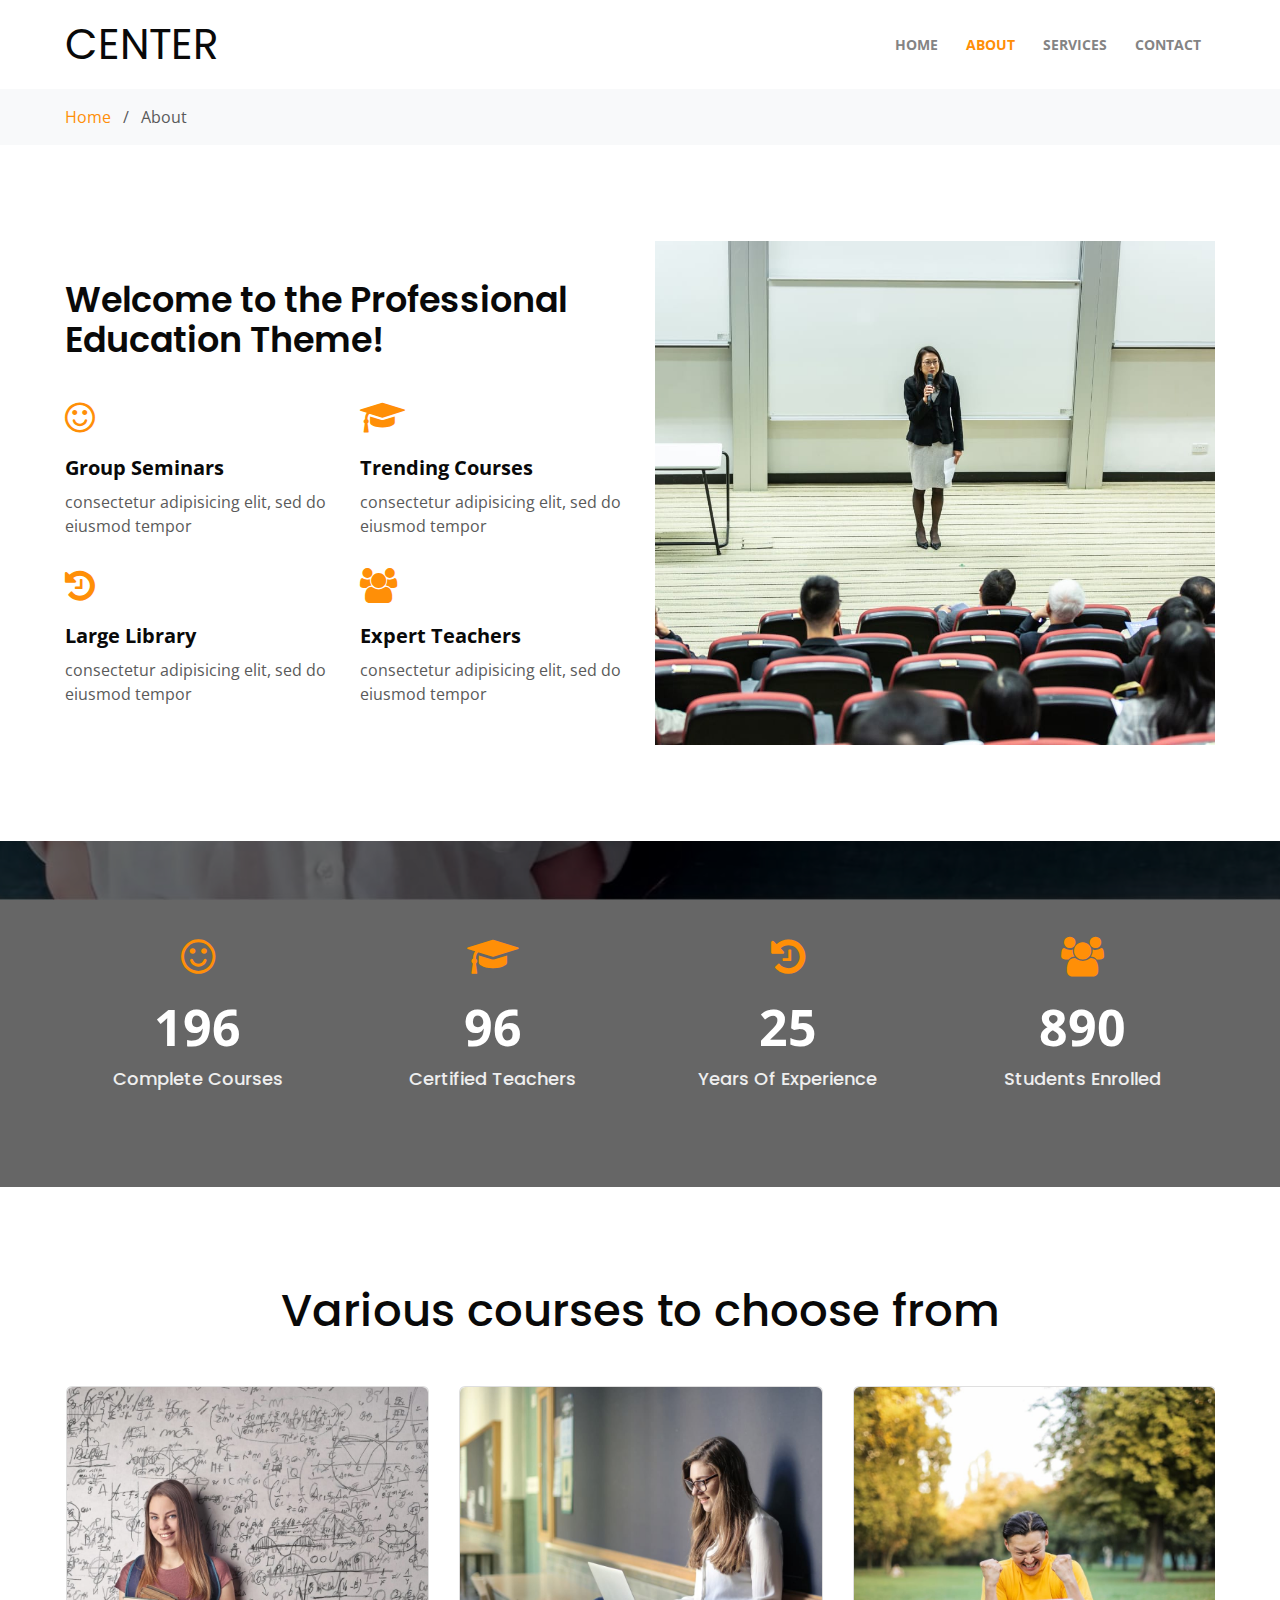
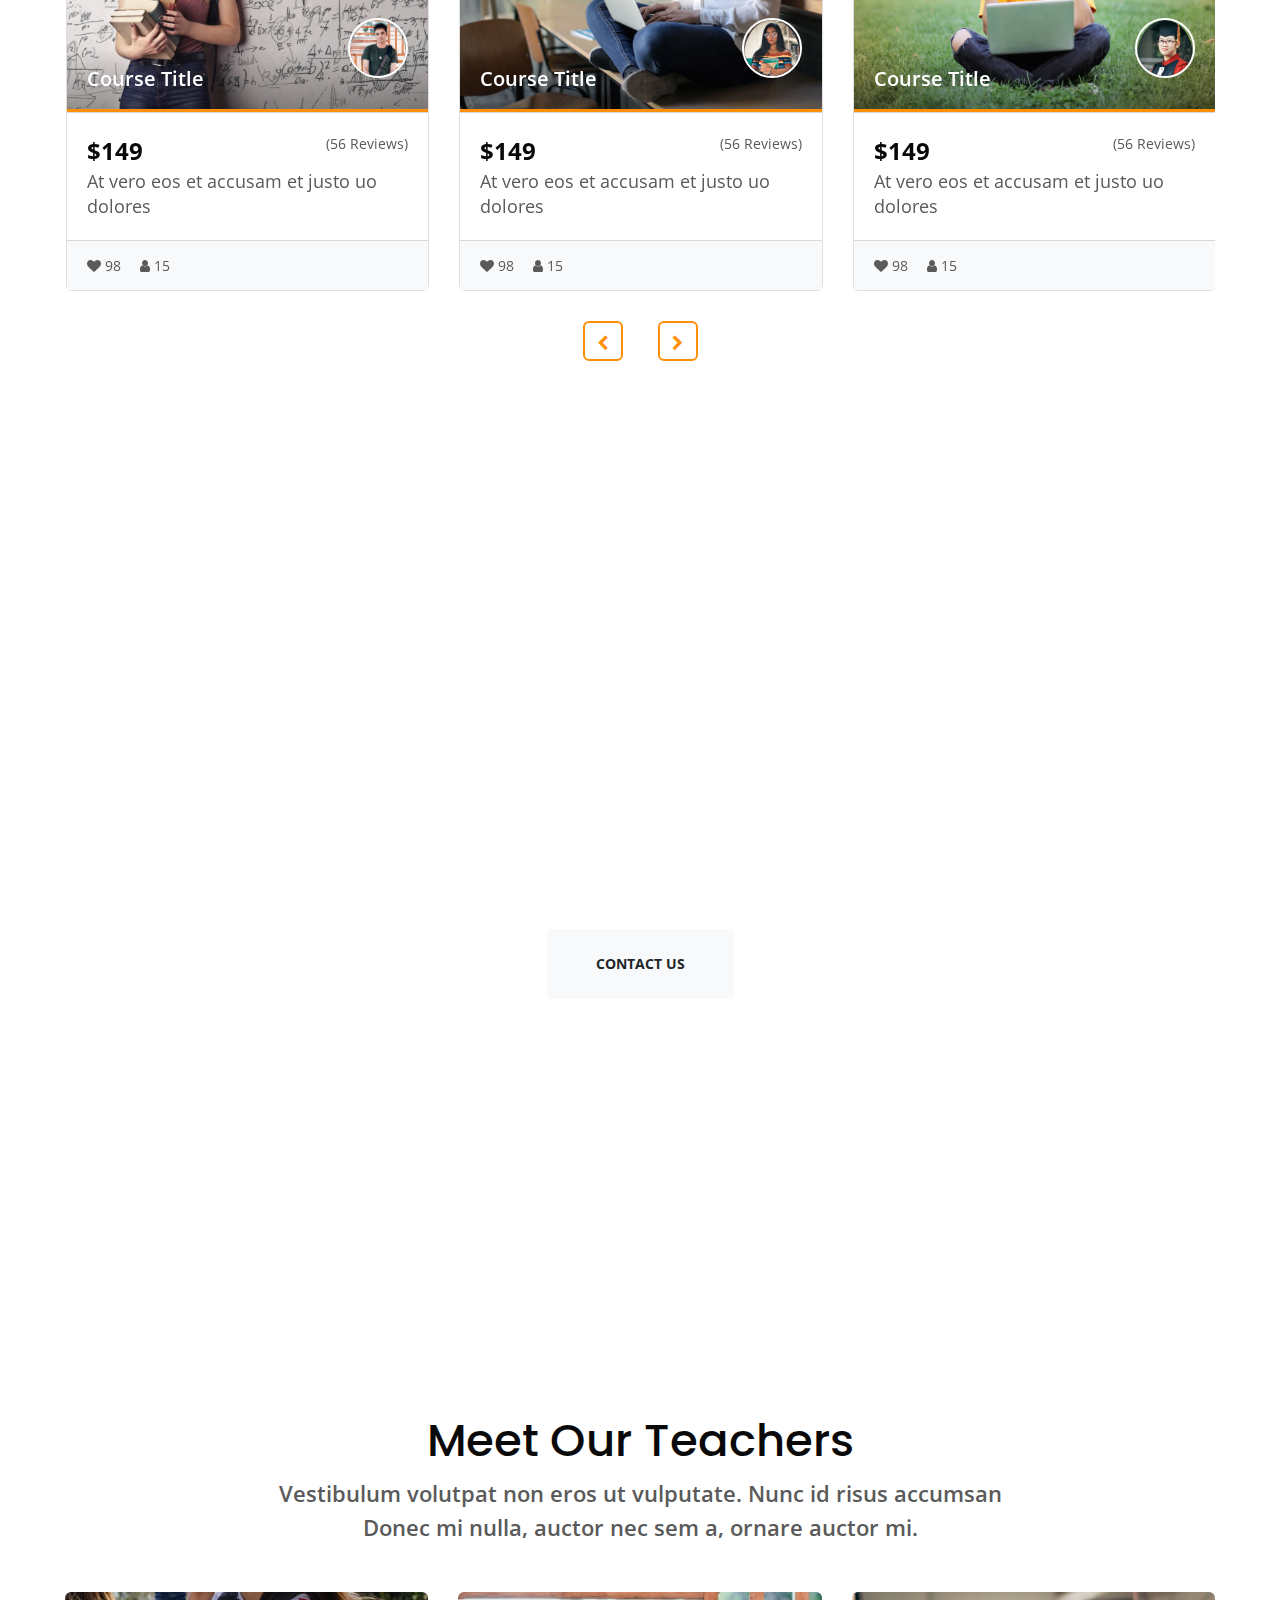
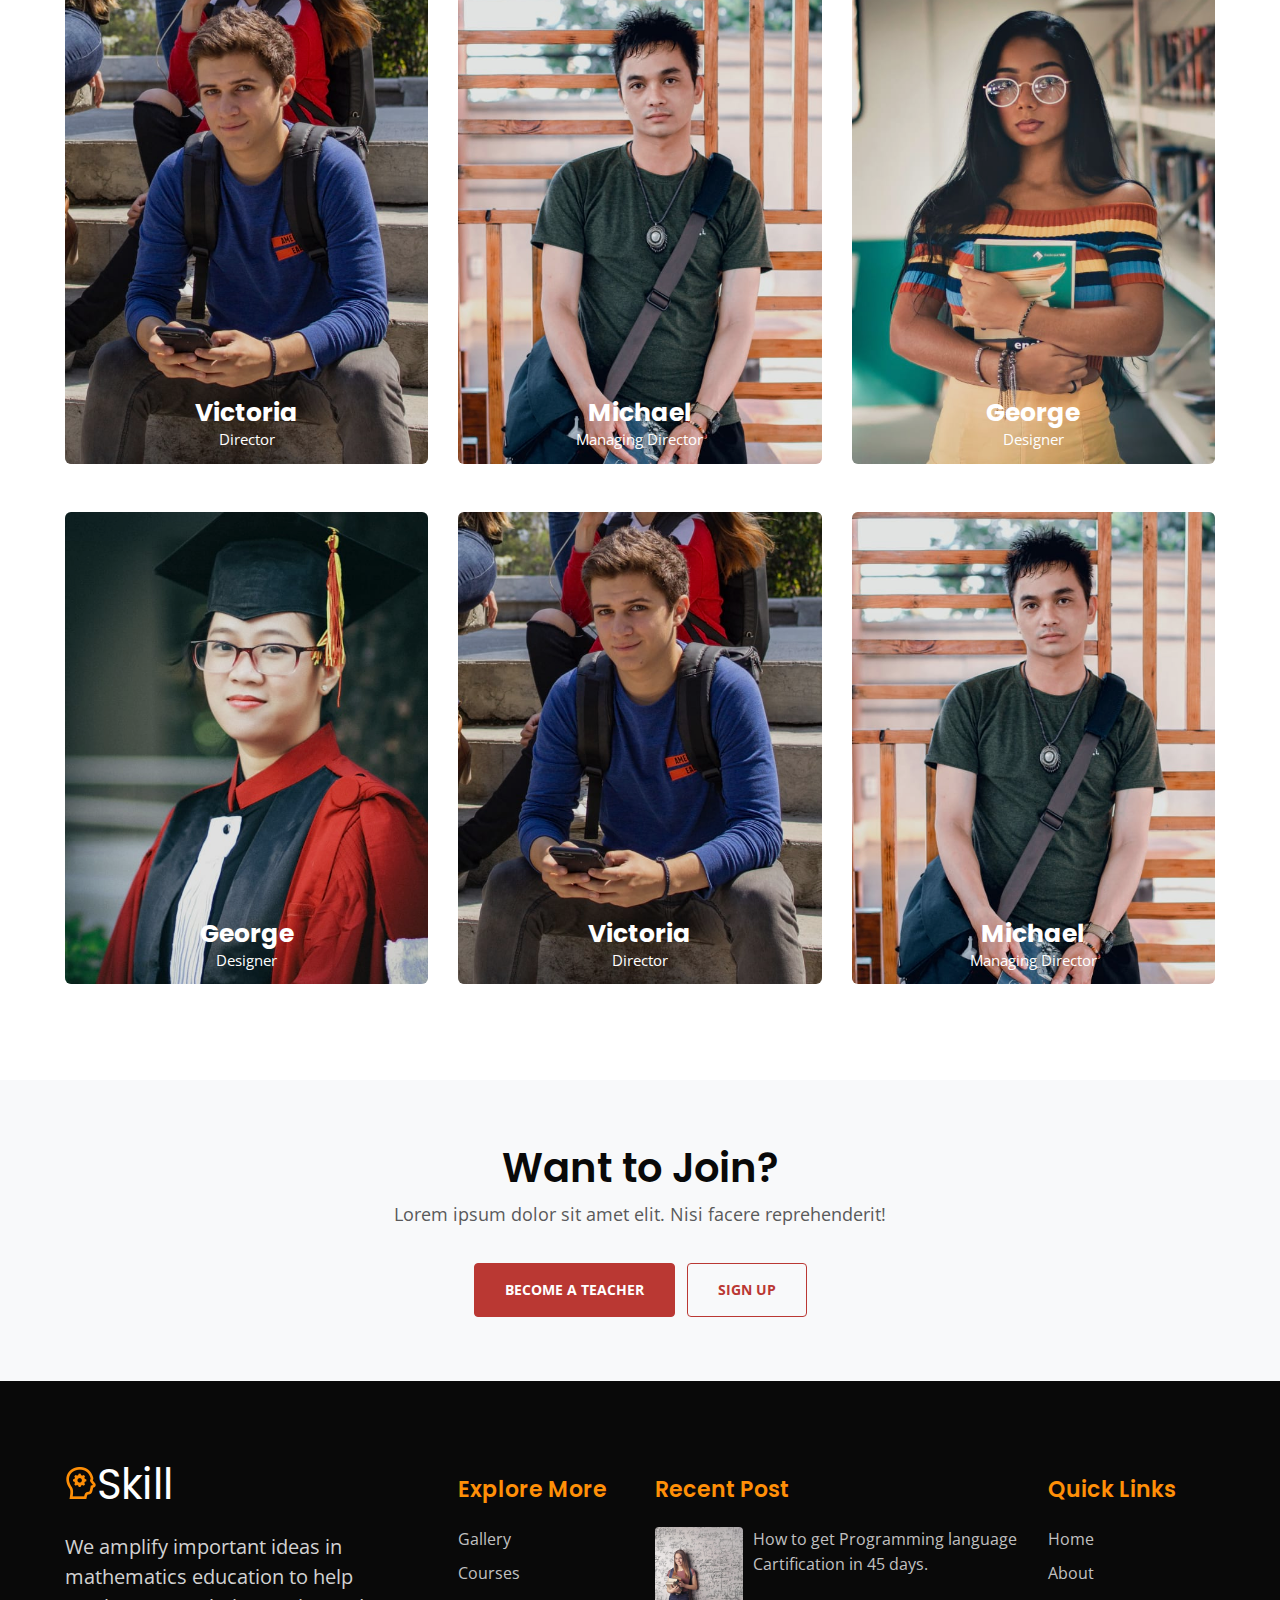
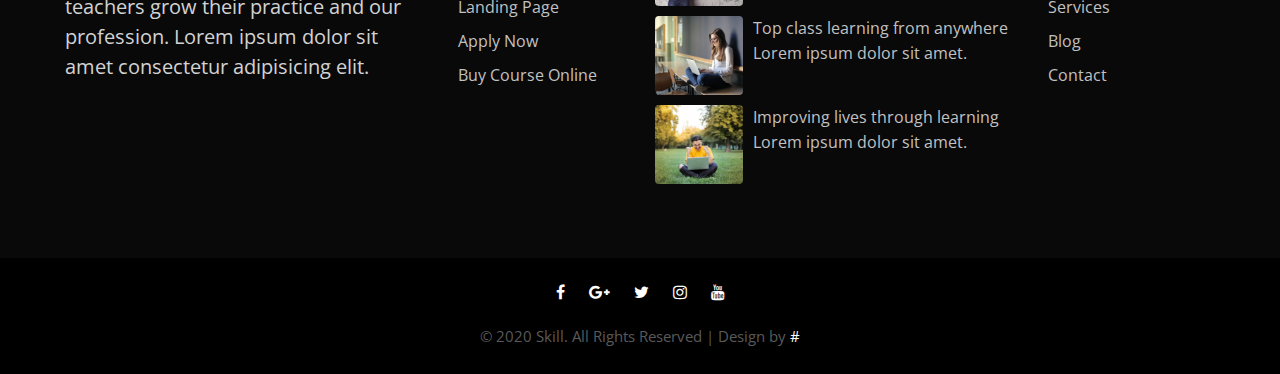
<file: about.html>
<!--

-->
<!doctype html>
<html lang="en">
  <head>
    <!-- Required meta tags -->
    <meta charset="utf-8">
    <meta name="viewport" content="width=device-width, initial-scale=1, shrink-to-fit=no">

    <title>Skill an Education Category Bootstrap Responsive Website Template - About :: W3Layouts</title>

    <!-- Google fonts -->
    <link href="//fonts.googleapis.com/css?family=Poppins:100,200,300,400,500,600,700,800,900&display=swap" rel="stylesheet">
    <link href="//fonts.googleapis.com/css?family=Open+Sans:300,400,600,700,800&display=swap" rel="stylesheet">

    <!-- Template CSS -->
    <link rel="stylesheet" href="assets/css/style-starter.css">
  </head>
  <body>
<!-- header -->
<header class="w3l-header">
	<div class="hero-header-11">
		<div class="hero-header-11-content">
			<div class="container">
				<nav class="navbar navbar-expand-lg navbar-light py-md-2 py-0 px-0">
					<a class="navbar-brand" href="index.html">CENTER</a>
					<!-- if logo is image enable this   
				<a class="navbar-brand" href="#index.html">
						<img src="image-path" alt="Your logo" title="Your logo" style="height:35px;" />
				</a> -->
					<button class="navbar-toggler collapsed" type="button" data-toggle="collapse" data-target="#navbarSupportedContent"
						aria-controls="navbarSupportedContent" aria-expanded="false" aria-label="Toggle navigation">
						<span class="navbar-toggler-icon fa icon-expand fa-bars"></span>
						<span class="navbar-toggler-icon fa icon-close fa-times"></span>
					</button>

					<div class="collapse navbar-collapse" id="navbarSupportedContent">
						<ul class="navbar-nav ml-auto">
							<li class="nav-item @@home-active">
								<a class="nav-link" href="index.html">Home <span class="sr-only">(current)</span></a>
							</li>
							<li class="nav-item active">
								<a class="nav-link" href="about.html">About</a>
							</li>
							<li class="nav-item @@services-active">
								<a class="nav-link" href="services.html">Services</a>
							</li>
							<li class="nav-item @@contact-active">
								<a class="nav-link" href="contact.html">Contact</a>
							</li>
						</ul>
					</div>
				</nav>
			</div>
		</div>
	</div>
</header>
<!-- //header -->
<!-- breadcrum -->
<section class="w3l-skill-breadcrum">
  <div class="breadcrum">
    <div class="container">
      <p><a href="index.html">Home</a> &nbsp; / &nbsp; About</p>
    </div>
  </div>
</section>
<!-- //breadcrum -->
<section class="w3l-about1" id="about">
  <div id="cwp23-block" class="py-5">
    <div class="container py-lg-5">
      <div class="row cwp23-content align-items-center">
        <div class="col-lg-6 cwp23-text">
          <div class="cwp23-title">
            <h3>Welcome to the
              Professional Education Theme! </h3>
          </div>
          <div class="cwp23-text-cols">
            <div class="column">
              <span class="fa fa-smile-o" aria-hidden="true"></span>
              <a href="services.html">Group Seminars</a>
              <p>consectetur adipisicing elit, sed do eiusmod tempor </p>
            </div>
            <div class="column">
              <span class="fa fa-graduation-cap" aria-hidden="true"></span>
              <a href="services.html">Trending Courses</a>
              <p>consectetur adipisicing elit, sed do eiusmod tempor </p>
            </div>
            <div class="column">
              <span class="fa fa-history" aria-hidden="true"></span>
              <a href="services.html">Large Library</a>
              <p>consectetur adipisicing elit, sed do eiusmod tempor </p>
            </div>
            <div class="column">
              <span class="fa fa-users" aria-hidden="true"></span>
              <a href="services.html">Expert Teachers</a>
              <p>consectetur adipisicing elit, sed do eiusmod tempor </p>
            </div>
          </div>
        </div>
        <div class="col-lg-6 mt-lg-0 mt-5 cwp23-img">
          <img src="assets/images/g6.jpg" class="img-fluid" alt="" />
        </div>
      </div>
    </div>
  </div>
</section>
<!-- stats -->
<section class="w3l-stats py-lg-5 py-4" id="stats">
  <div class="gallery-inner container py-md-5 py-4">
    <div class="row stats-con text-white">
      <div class="col-md-3 col-6 stats_info counter_grid">
        <span class="fa fa-smile-o"></span>
        <p class="counter">196</p>
        <h4>Complete Courses</h4>
      </div>
      <div class="col-md-3 col-6 stats_info counter_grid1">
        <span class="fa fa-graduation-cap"></span>
        <p class="counter">96</p>
        <h4>Certified Teachers</h4>
      </div>
      <div class="col-md-3 col-6 stats_info counter_grid mt-md-0 mt-5">
        <span class="fa fa-history"></span>
        <p class="counter">25</p>
        <h4>Years of Experience</h4>
      </div>
      <div class="col-md-3 col-6 stats_info counter_grid2 mt-md-0 mt-5">
        <span class="fa fa-users"></span>
        <p class="counter">890</p>
        <h4>Students Enrolled</h4>
      </div>
    </div>
  </div>
</section>
<!-- //stats -->
<section class="w3l-courses">
  <div class="blog py-5" id="courses">
    <div class="container py-lg-5">
      <div class="header-section text-center">
        <h3 class="mb-2">Various courses to choose from</h3>
      </div>
      
      <div class="row mt-md-5 mt-4">
        <div class="col-md-12 mx-auto">
          <div class="owl-two owl-carousel owl-theme">
            <div class="item">
              <div class="card">
                <div class="card-header p-0 position-relative">
                  <a href="#url" class="zoom d-block">
                    <img class="card-img-bottom d-block" src="assets/images/g1.jpg" alt="Card image cap">
                  </a>
                  <div class="author">
                    <div class="author-image">
                      <img src="assets/images/student2.jpg" class="img-fluid rounded-circle" title="Adam Ster" alt="author image">
                    </div>
                    <div class="course-title">
                      <a href="#url">Course Title</a>
                    </div>
                  </div>
                </div>
                <div class="card-body course-details">
                  <div class="price-review d-flex justify-content-between mb-1align-items-center">
                    <p>$149</p>
                    <a href="#url" class="reviews d-inline-block">(56 Reviews)</a>
                  </div>
                  <a href="#url" class="course-desc">At vero eos et accusam et
                    justo uo dolores</a>
                </div>
                <div class="card-footer course-price-view">
                  <ul class="blog-list">
                    <li>
                        <a href="#url"><span class="fa fa-heart"></span> 98</a>
                    </li>
                    <li>
                      <a href="#url"><span class="fa fa-user"></span> 15</a>
                    </li>
                </ul>
                </div>
              </div>              
            </div>

            <div class="item">
              <div class="card">
                <div class="card-header p-0 position-relative">
                  <a href="#url" class="zoom d-block">
                    <img class="card-img-bottom d-block" src="assets/images/g2.jpg" alt="Card image cap">
                  </a>
                  <div class="author">
                    <div class="author-image">
                      <img src="assets/images/student3.jpg" class="img-fluid rounded-circle" title="Adam Ster" alt="author image">
                    </div>
                    <div class="course-title">
                      <a href="#url">Course Title</a>
                    </div>
                  </div>
                </div>
                <div class="card-body course-details">
                  <div class="price-review d-flex justify-content-between mb-1align-items-center">
                    <p>$149</p>
                    <a href="#url" class="reviews d-inline-block">(56 Reviews)</a>
                  </div>
                  <a href="#url" class="course-desc">At vero eos et accusam et
                    justo uo dolores</a>
                </div>
                <div class="card-footer course-price-view">
                  <ul class="blog-list">
                    <li>
                        <a href="#url"><span class="fa fa-heart"></span> 98</a>
                    </li>
                    <li>
                      <a href="#url"><span class="fa fa-user"></span> 15</a>
                    </li>
                </ul>
                </div>
              </div>              
            </div>
            
            <div class="item">
              <div class="card">
                <div class="card-header p-0 position-relative">
                  <a href="#url" class="zoom d-block">
                    <img class="card-img-bottom d-block" src="assets/images/g3.jpg" alt="Card image cap">
                  </a>
                  <div class="author">
                    <div class="author-image">
                      <img src="assets/images/student4.jpg" class="img-fluid rounded-circle" title="Adam Ster" alt="author image">
                    </div>
                    <div class="course-title">
                      <a href="#url">Course Title</a>
                    </div>
                  </div>
                </div>
                <div class="card-body course-details">
                  <div class="price-review d-flex justify-content-between mb-1align-items-center">
                    <p>$149</p>
                    <a href="#url" class="reviews d-inline-block">(56 Reviews)</a>
                  </div>
                  <a href="#url" class="course-desc">At vero eos et accusam et
                    justo uo dolores</a>
                </div>
                <div class="card-footer course-price-view">
                  <ul class="blog-list">
                    <li>
                        <a href="#url"><span class="fa fa-heart"></span> 98</a>
                    </li>
                    <li>
                      <a href="#url"><span class="fa fa-user"></span> 15</a>
                    </li>
                </ul>
                </div>
              </div>              
            </div>

            <div class="item">
              <div class="card">
                <div class="card-header p-0 position-relative">
                  <a href="#url" class="zoom d-block">
                    <img class="card-img-bottom d-block" src="assets/images/g5.jpg" alt="Card image cap">
                  </a>
                  <div class="author">
                    <div class="author-image">
                      <img src="assets/images/student1.jpg" class="img-fluid rounded-circle" title="Adam Ster" alt="author image">
                    </div>
                    <div class="course-title">
                      <a href="#url">Course Title</a>
                    </div>
                  </div>
                </div>
                <div class="card-body course-details">
                  <div class="price-review d-flex justify-content-between mb-1align-items-center">
                    <p>$149</p>
                    <a href="#url" class="reviews d-inline-block">(56 Reviews)</a>
                  </div>
                  <a href="#url" class="course-desc">At vero eos et accusam et
                    justo uo dolores</a>
                </div>
                <div class="card-footer course-price-view">
                  <ul class="blog-list">
                    <li>
                        <a href="#url"><span class="fa fa-heart"></span> 98</a>
                    </li>
                    <li>
                      <a href="#url"><span class="fa fa-user"></span> 15</a>
                    </li>
                </ul>
                </div>
              </div>              
            </div>
               
          </div>
        </div>
      </div>

    </div>
  </div>
</section>
 <!--  Intro section -->
  <section class="w3l-intro" id="intro">
    <div class="new-block top-bottom">
      <div class="container">
        <div class="middle-section text-center">
          <div class="section-width mb-5">
            <h2 class="mb-5">We are true to ourselves, and commit to always perform at our best.</h2>
            <a href="contact.html" class="btn btn-light theme-button py-2 px-5">Contact Us</a>
          </div>
        </div>
      </div>
    </div>
  </section>
  <!--  //Intro section -->
<!-- team -->
<section class="w3l-team" id="team">
  <div class="team-block py-5">
    <div class="container py-lg-5">
      <div class="wthree-title">
        <div class="header-section text-center">
          <h3 class="mb-2">Meet Our Teachers</h3>
          <p>Vestibulum volutpat non eros ut vulputate. Nunc id risus accumsan Donec
            mi nulla, auctor nec sem a, ornare auctor mi.</p>
        </div>
      </div>
      <div class="row">
        <div class="col-lg-4 col-sm-6 mt-5">
          <div class="box16">
            <a href="#url"><img src="assets/images/student1.jpg" alt="" class="img-fluid" /></a>
            <div class="box-content">
              <h3 class="title"><a href="#url">Victoria</a></h3>
              <span class="post">Director</span>
              <ul class="social">
                <li>
                  <a href="#" class="facebook">
                    <span class="fa fa-facebook-f"></span>
                  </a>
                </li>
                <li>
                  <a href="#" class="twitter">
                    <span class="fa fa-twitter"></span>
                  </a>
                </li>
              </ul>
            </div>
          </div>
        </div>
        <div class="col-lg-4 col-sm-6 mt-5">
          <div class="box16">
            <a href="#url"><img src="assets/images/student2.jpg" alt="" class="img-fluid" /></a>
            <div class="box-content">
              <h3 class="title"><a href="#url">Michael</a></h3>
              <span class="post">Managing Director</span>
              <ul class="social">
                <li>
                  <a href="#" class="facebook">
                    <span class="fa fa-facebook-f"></span>
                  </a>
                </li>
                <li>
                  <a href="#" class="twitter">
                    <span class="fa fa-twitter"></span>
                  </a>
                </li>
              </ul>
            </div>
          </div>
        </div>
        <div class="col-lg-4 col-sm-6 mt-5">
          <div class="box16">
            <a href="#url"><img src="assets/images/student3.jpg" alt="" class="img-fluid" /></a>
            <div class="box-content">
              <h3 class="title"><a href="#url">George</a></h3>
              <span class="post">Designer</a></span>
              <ul class="social">
                <li>
                  <a href="#" class="facebook">
                    <span class="fa fa-facebook-f"></span>
                  </a>
                </li>
                <li>
                  <a href="#" class="twitter">
                    <span class="fa fa-twitter"></span>
                  </a>
                </li>
              </ul>
            </div>
          </div>
        </div>
        <div class="col-lg-4 col-sm-6 mt-5">
          <div class="box16">
            <a href="#url"><img src="assets/images/student4.jpg" alt="" class="img-fluid" /></a>
            <div class="box-content">
              <h3 class="title"><a href="#url">George</a></h3>
              <span class="post">Designer</a></span>
              <ul class="social">
                <li>
                  <a href="#" class="facebook">
                    <span class="fa fa-facebook-f"></span>
                  </a>
                </li>
                <li>
                  <a href="#" class="twitter">
                    <span class="fa fa-twitter"></span>
                  </a>
                </li>
              </ul>
            </div>
          </div>
        </div>
        <div class="col-lg-4 col-sm-6 mt-5">
          <div class="box16">
            <a href="#url"><img src="assets/images/student1.jpg" alt="" class="img-fluid" /></a>
            <div class="box-content">
              <h3 class="title"><a href="#url">Victoria</a></h3>
              <span class="post">Director</span>
              <ul class="social">
                <li>
                  <a href="#" class="facebook">
                    <span class="fa fa-facebook-f"></span>
                  </a>
                </li>
                <li>
                  <a href="#" class="twitter">
                    <span class="fa fa-twitter"></span>
                  </a>
                </li>
              </ul>
            </div>
          </div>
        </div>
        <div class="col-lg-4 col-sm-6 mt-5">
          <div class="box16">
            <a href="#url"><img src="assets/images/student2.jpg" alt="" class="img-fluid" /></a>
            <div class="box-content">
              <h3 class="title"><a href="#url">Michael</a></h3>
              <span class="post">Managing Director</span>
              <ul class="social">
                <li>
                  <a href="#" class="facebook">
                    <span class="fa fa-facebook-f"></span>
                  </a>
                </li>
                <li>
                  <a href="#" class="twitter">
                    <span class="fa fa-twitter"></span>
                  </a>
                </li>
              </ul>
            </div>
          </div>
        </div>
      </div>
    </div>
  </div>
</section>
<!-- //team -->
 <section class="w3l-quote py-5">
    <div class="container py-lg-3">
      <h3>Want to Join?</h3>
      <p>Lorem ipsum dolor sit amet elit. Nisi facere reprehenderit!</p>
      <a href="contact.html" class="btn btn-secondary theme-button">Become a Teacher</a>
      <a href="#signup.html" class="btn btn-outline-secondary theme-button ml-2">Sign Up</a>
    </div>
  </section>
   <!-- footer -->
   <footer class="w3l-footer-29-main" id="footer">
     <div class="footer-29 py-5">
       <div class="container pb-lg-3">
         <div class="row footer-top-29">
           <div class="col-lg-4 col-md-6 footer-list-29 footer-1 mt-md-4">
             <a class="footer-logo mb-md-3 mb-2" href="#url"><img src="assets/images/logo-icon.png" alt="" />Skill</a>
             <p>We amplify important ideas in mathematics education to help teachers grow their practice and our profession. Lorem ipsum dolor sit
               amet consectetur adipisicing elit.</p>
           </div>
           <div class="col-lg-2 col-md-6 footer-list-29 footer-2 mt-5">
            <h6 class="footer-title-29">Explore More</h6>
             <ul>
               <li><a href="#gallery.html">Gallery</a></li>
               <li><a href="#courses.html">Courses</a></li>
               <li><a href="#landing-single.html">Landing Page</a></li>
               <li><a href="#signup.html">Apply Now</a></li>
               <li><a href="contact.html">Buy Course Online</a></li>
             </ul>
           </div>
           <div class="col-lg-4 col-md-6 footer-list-29 footer-3 mt-5">
             <div class="properties">
               <h6 class="footer-title-29">Recent Post</h6>
               <a class="d-grid twitter-feed" href="#blog-single.html">
                 <img src="assets/images/g1.jpg" class="img-fluid rounded" alt="">
                 <p>How to get Programming language Cartification in 45 days.</p>
               </a>
               <a class="d-grid twitter-feed" href="#blog-single.html">
                 <img src="assets/images/g2.jpg" class="img-fluid rounded" alt="">
                 <p>Top class learning from anywhere Lorem ipsum dolor sit amet.</p>
               </a>
               <a class="d-grid twitter-feed" href="#blog-single.html">
                 <img src="assets/images/g3.jpg" class="img-fluid rounded" alt="">
                 <p>Improving lives through learning Lorem ipsum dolor sit amet.</p>
               </a>
             </div>
           </div>
           <div class="col-lg-2 col-md-6 footer-list-29 footer-4 mt-5">
            <h6 class="footer-title-29">Quick Links</h6>
             <ul>
               <li><a href="index.html">Home</a></li>
               <li><a href="about.html">About</a></li>
               <li><a href="services.html">Services</a></li>
               <li><a href="#blog.html"> Blog</a></li>
               <li><a href="contact.html">Contact</a></li>
             </ul>
           </div>
         </div>
       </div>
     </div>
     <div id="footers14-block" class="py-3">
       <div class="container">
         <div class="footers14-bottom text-center">
           <div class="social">
             <a href="#facebook" class="facebook"><span class="fa fa-facebook" aria-hidden="true"></span></a>
             <a href="#google" class="google"><span class="fa fa-google-plus" aria-hidden="true"></span></a>
             <a href="#twitter" class="twitter"><span class="fa fa-twitter" aria-hidden="true"></span></a>
             <a href="#instagram" class="instagram"><span class="fa fa-instagram" aria-hidden="true"></span></a>
             <a href="#youtube" class="youtube"><span class="fa fa-youtube" aria-hidden="true"></span></a>
           </div>
           <div class="copyright mt-1">
             <p>&copy; 2020 Skill. All Rights Reserved | Design by <a href="#">#</a></p>
           </div>
         </div>
       </div>
     </div>

     <!-- move top -->
     <button onclick="topFunction()" id="movetop" title="Go to top">
       <span class="fa fa-angle-up" aria-hidden="true"></span>
     </button>
     <script>
       // When the user scrolls down 20px from the top of the document, show the button
       window.onscroll = function () {
         scrollFunction()
       };

       function scrollFunction() {
         if (document.body.scrollTop > 20 || document.documentElement.scrollTop > 20) {
           document.getElementById("movetop").style.display = "block";
         } else {
           document.getElementById("movetop").style.display = "none";
         }
       }

       // When the user clicks on the button, scroll to the top of the document
       function topFunction() {
         document.body.scrollTop = 0;
         document.documentElement.scrollTop = 0;
       }
     </script>
     <!-- /move top -->

   </footer>
   <!-- Footer -->

   <!-- jQuery and Bootstrap JS -->
   <script src="assets/js/jquery-3.3.1.min.js"></script>
   <script src="assets/js/bootstrap.min.js"></script>

   <!-- Template JavaScript -->

   <!-- stats number counter-->
   <script src="assets/js/jquery.waypoints.min.js"></script>
   <script src="assets/js/jquery.countup.js"></script>
   <script>
     $('.counter').countUp();
   </script>
   <!-- //stats number counter -->


   <!-- testimonials owlcarousel -->
   <script src="assets/js/owl.carousel.js"></script>

   <!-- script for owlcarousel -->
   <script>
     $(document).ready(function () {
       $('.owl-one').owlCarousel({
         loop: true,
         margin: 0,
         nav: false,
         responsiveClass: true,
         autoplay: false,
         autoplayTimeout: 5000,
         autoplaySpeed: 1000,
         autoplayHoverPause: false,
         responsive: {
           0: {
             items: 1,
             nav: false
           },
           480: {
             items: 1,
             nav: false
           },
           667: {
             items: 1,
             nav: false
           },
           1000: {
             items: 1,
             nav: false
           }
         }
       })
     })
   </script>
   <!-- //script for owlcarousel -->
   <!-- //testimonials owlcarousel -->

   <!-- script for courses -->
   <script>
     $(document).ready(function () {
       $('.owl-two').owlCarousel({
         loop: true,
         margin: 30,
         nav: false,
         responsiveClass: true,
         autoplay: false,
         autoplayTimeout: 5000,
         autoplaySpeed: 1000,
         autoplayHoverPause: false,
         responsive: {
           0: {
             items: 1,
             nav: false
           },
           480: {
             items: 1,
             nav: false
           },
           667: {
             items: 2,
             nav: false
           },
           1000: {
             items: 3,
             nav: false
           }
         }
       })
     })
   </script>
   <!-- //script for courses -->

   <!-- disable body scroll which navbar is in active -->
   <script>
     $(function () {
       $('.navbar-toggler').click(function () {
         $('body').toggleClass('noscroll');
       })
     });
     if ($(window).width() > 0) {
  $(window).scroll(function(){  
     if ($(this).scrollTop() > 40) {
        $('.w3l-header').addClass("fixed-top");
        // add padding top to show content behind navbar
        $('body').css('padding-top', $('.navbar').outerHeight() + 'px');
      }else{
        $('.w3l-header').removeClass("fixed-top");
         // remove padding top from body
        $('body').css('padding-top', '0');
      }   
  });
}
   </script>
   <!-- disable body scroll which navbar is in active -->

   </body>

   </html>
</file>
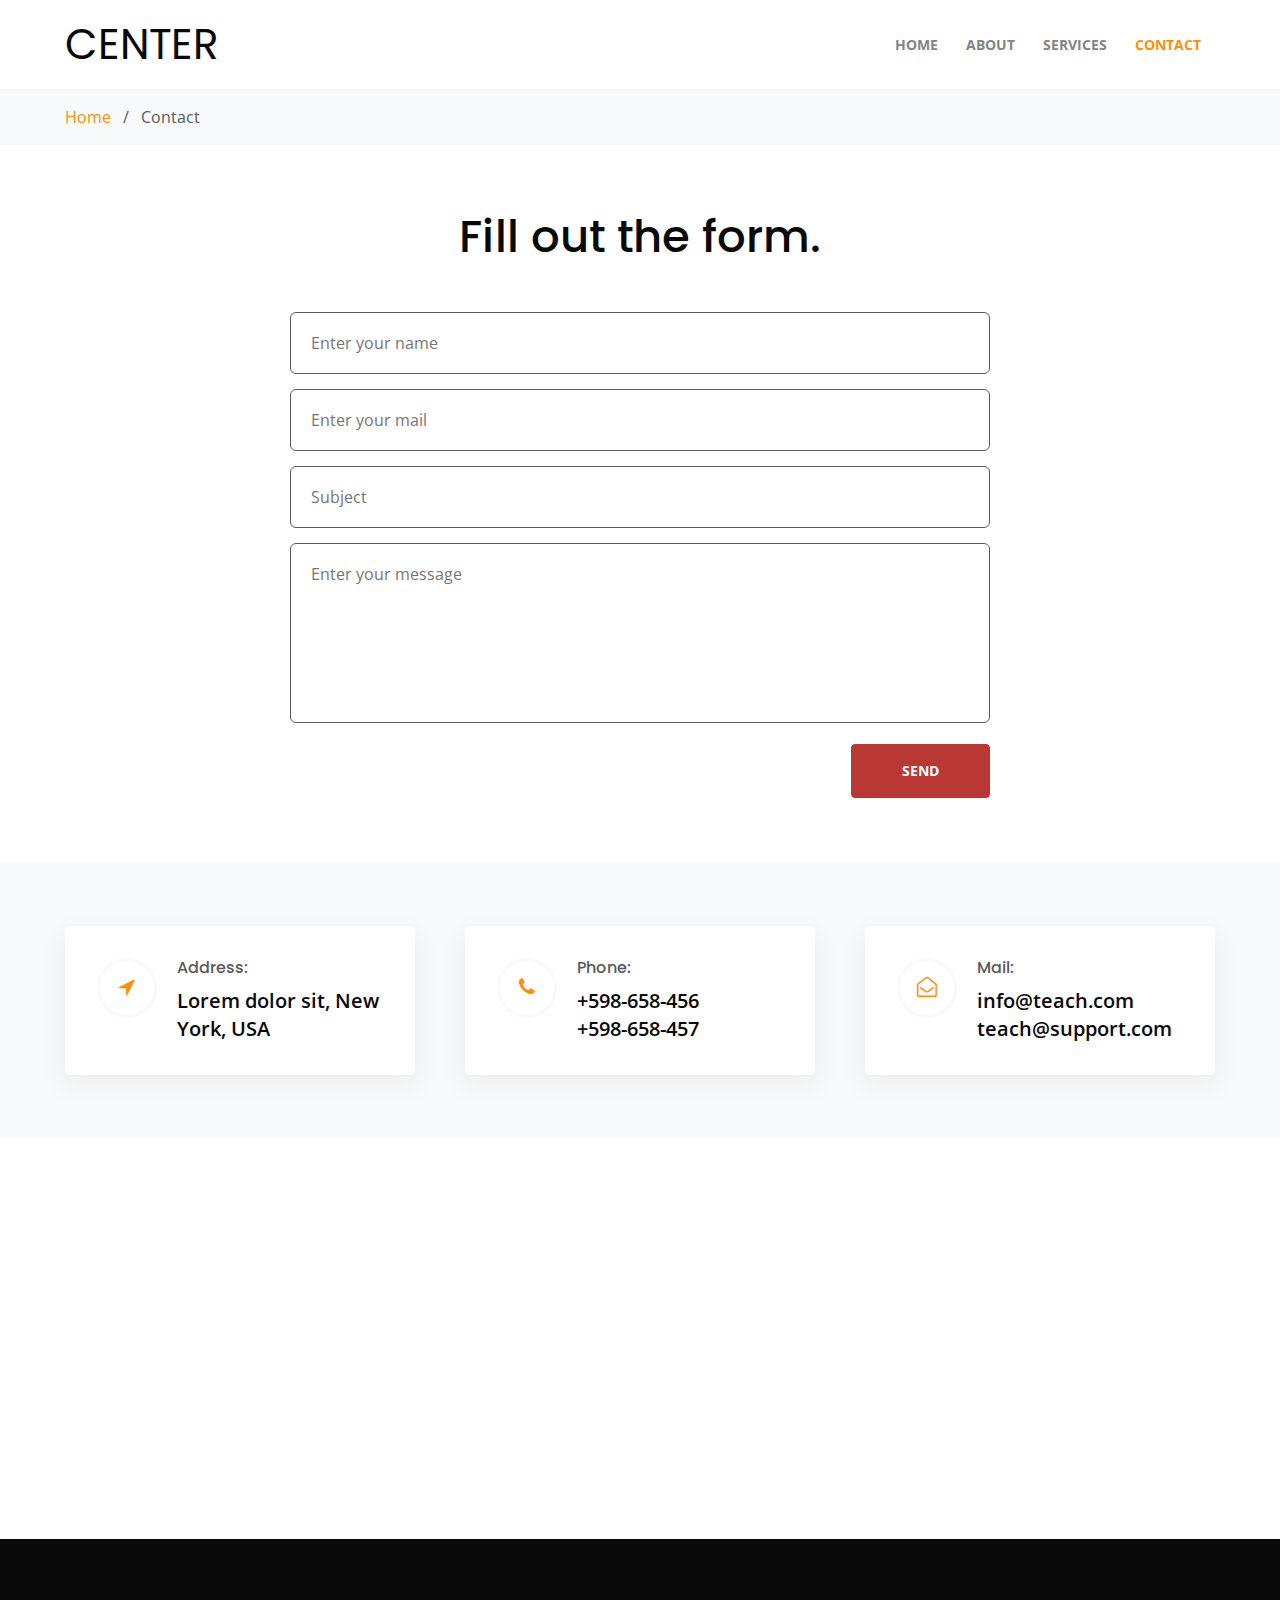
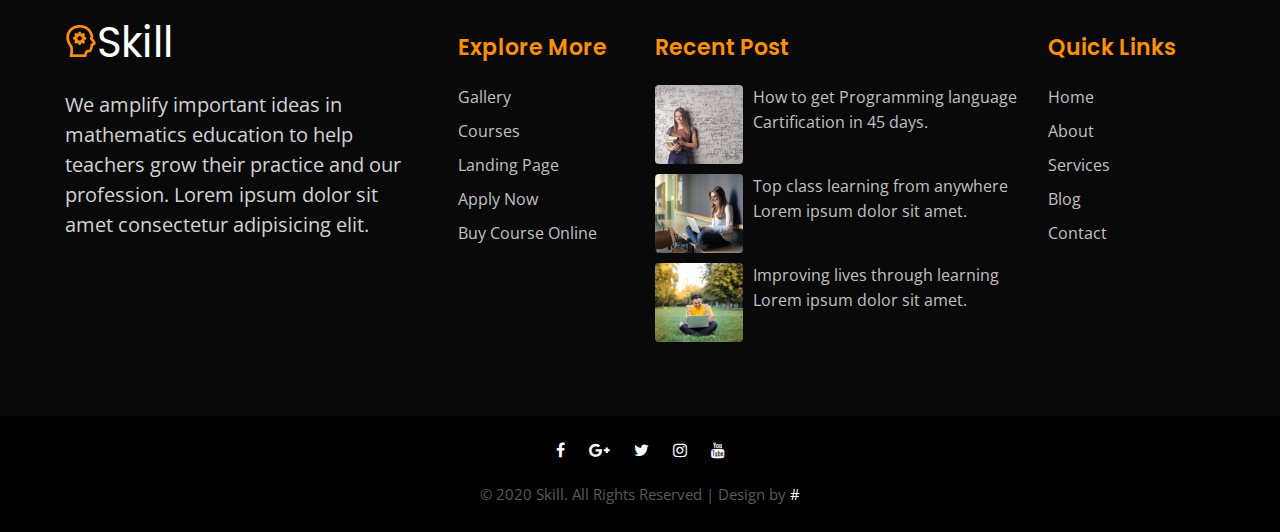
<file: contact.html>
<!--

-->
<!doctype html>
<html lang="en">
  <head>
    <!-- Required meta tags -->
    <meta charset="utf-8">
    <meta name="viewport" content="width=device-width, initial-scale=1, shrink-to-fit=no">

    <title>Skill an Education Category Bootstrap Responsive Website Template - Contact :: W3Layouts</title>

    <!-- Google fonts -->
    <link href="//fonts.googleapis.com/css?family=Poppins:100,200,300,400,500,600,700,800,900&display=swap" rel="stylesheet">
    <link href="//fonts.googleapis.com/css?family=Open+Sans:300,400,600,700,800&display=swap" rel="stylesheet">

    <!-- Template CSS -->
    <link rel="stylesheet" href="assets/css/style-starter.css">
  </head>
  <body>
<!-- header -->
<header class="w3l-header">
	<div class="hero-header-11">
		<div class="hero-header-11-content">
			<div class="container">
				<nav class="navbar navbar-expand-lg navbar-light py-md-2 py-0 px-0">
					<a class="navbar-brand" href="index.html">CENTER</a>
					<!-- if logo is image enable this   
				<a class="navbar-brand" href="#index.html">
						<img src="image-path" alt="Your logo" title="Your logo" style="height:35px;" />
				</a> -->
					<button class="navbar-toggler collapsed" type="button" data-toggle="collapse" data-target="#navbarSupportedContent"
						aria-controls="navbarSupportedContent" aria-expanded="false" aria-label="Toggle navigation">
						<span class="navbar-toggler-icon fa icon-expand fa-bars"></span>
						<span class="navbar-toggler-icon fa icon-close fa-times"></span>
					</button>

					<div class="collapse navbar-collapse" id="navbarSupportedContent">
						<ul class="navbar-nav ml-auto">
							<li class="nav-item @@home-active">
								<a class="nav-link" href="index.html">Home <span class="sr-only">(current)</span></a>
							</li>
							<li class="nav-item @@about-active">
								<a class="nav-link" href="about.html">About</a>
							</li>
							<li class="nav-item @@services-active">
								<a class="nav-link" href="services.html">Services</a>
							</li>
							<li class="nav-item active">
								<a class="nav-link" href="contact.html">Contact</a>
							</li>
						</ul>
					</div>
				</nav>
			</div>
		</div>
	</div>
</header>
<!-- //header -->
<!-- breadcrum -->
<section class="w3l-skill-breadcrum">
  <div class="breadcrum">
    <div class="container">
      <p><a href="index.html">Home</a> &nbsp; / &nbsp; Contact</p>
    </div>
  </div>
</section>
<!-- //breadcrum -->
<!-- contact form -->
<section class="w3l-contacts-12" id="contact">
	<div class="container py-5">
		<div class="contacts12-main py-md-3">
			<div class="header-section text-center">
				<h3 class="mb-md-5 mb-4">Fill out the form.
			</div>
			<form action="https://sendmail.w3layouts.com/submitForm" method="post" class="">
				<div class="main-input">
					<input type="text" name="w3lName" placeholder="Enter your name" class="contact-input" required="" />
					<input type="email" name="w3lSender" placeholder="Enter your mail" class="contact-input" required="" />
					<input type="email" name="w3lSubject" placeholder="Subject" class="contact-input" />
					<textarea class="contact-textarea contact-input" name="w3lMessage" placeholder="Enter your message" required=""></textarea>
				</div>
				<div class="text-right">
					<button class="btn-secondary btn theme-button">Send</button>
				</div>
			</form>
		</div>
	</div>
	<div class="contant11-top-bg py-5">
		<div class="container py-lg-3">
			<div class="d-grid contact section-gap">
				<div class="contact-info-left d-grid">
					<div class="contact-info">
						<div class="icon">
							<span class="fa fa-location-arrow" aria-hidden="true"></span>
						</div>
						<div class="contact-details">
							<h4>Address:</h4>
							<p>Lorem dolor sit, New York, USA</p>
						</div>
					</div>
					<div class="contact-info">
						<div class="icon">
							<span class="fa fa-phone" aria-hidden="true"></span>
						</div>
						<div class="contact-details">
							<h4>Phone:</h4>
							<p><a href="tel:+598-658-456">+598-658-456</a></p>
							<p><a href="tel:+598-658-457">+598-658-457</a></p>
						</div>
					</div>
					<div class="contact-info">
						<div class="icon">
							<span class="fa fa-envelope-open-o" aria-hidden="true"></span>
						</div>
						<div class="contact-details">
							<h4>Mail:</h4>
							<p><a href="mailto:mail@example.com" class="email">info@teach.com</a></p>
							<p><a href="mailto:mail@example.com" class="email">teach@support.com</a></p>
						</div>
					</div>
				</div>
			</div>
		</div>
	</div>
	<div class="map">
		<iframe
			src="https://www.google.com/maps/embed?pb=!1m18!1m12!1m3!1d3001161.424489281!2d-78.01909140705047!3d42.72866436845163!2m3!1f0!2f0!3f0!3m2!1i1024!2i768!4f13.1!3m3!1m2!1s0x4ccc4bf0f123a5a9%3A0xddcfc6c1de189567!2sNew%20York%2C%20USA!5e0!3m2!1sen!2sin!4v1570786994395!5m2!1sen!2sin"
			frameborder="0" allowfullscreen=""></iframe>
	</div>
</section>
<!-- //contact form -->
   <!-- footer -->
   <footer class="w3l-footer-29-main" id="footer">
     <div class="footer-29 py-5">
       <div class="container pb-lg-3">
         <div class="row footer-top-29">
           <div class="col-lg-4 col-md-6 footer-list-29 footer-1 mt-md-4">
             <a class="footer-logo mb-md-3 mb-2" href="#url"><img src="assets/images/logo-icon.png" alt="" />Skill</a>
             <p>We amplify important ideas in mathematics education to help teachers grow their practice and our profession. Lorem ipsum dolor sit
               amet consectetur adipisicing elit.</p>
           </div>
           <div class="col-lg-2 col-md-6 footer-list-29 footer-2 mt-5">
            <h6 class="footer-title-29">Explore More</h6>
             <ul>
               <li><a href="#gallery.html">Gallery</a></li>
               <li><a href="#courses.html">Courses</a></li>
               <li><a href="#landing-single.html">Landing Page</a></li>
               <li><a href="#signup.html">Apply Now</a></li>
               <li><a href="contact.html">Buy Course Online</a></li>
             </ul>
           </div>
           <div class="col-lg-4 col-md-6 footer-list-29 footer-3 mt-5">
             <div class="properties">
               <h6 class="footer-title-29">Recent Post</h6>
               <a class="d-grid twitter-feed" href="#blog-single.html">
                 <img src="assets/images/g1.jpg" class="img-fluid rounded" alt="">
                 <p>How to get Programming language Cartification in 45 days.</p>
               </a>
               <a class="d-grid twitter-feed" href="#blog-single.html">
                 <img src="assets/images/g2.jpg" class="img-fluid rounded" alt="">
                 <p>Top class learning from anywhere Lorem ipsum dolor sit amet.</p>
               </a>
               <a class="d-grid twitter-feed" href="#blog-single.html">
                 <img src="assets/images/g3.jpg" class="img-fluid rounded" alt="">
                 <p>Improving lives through learning Lorem ipsum dolor sit amet.</p>
               </a>
             </div>
           </div>
           <div class="col-lg-2 col-md-6 footer-list-29 footer-4 mt-5">
            <h6 class="footer-title-29">Quick Links</h6>
             <ul>
               <li><a href="index.html">Home</a></li>
               <li><a href="about.html">About</a></li>
               <li><a href="services.html">Services</a></li>
               <li><a href="#blog.html"> Blog</a></li>
               <li><a href="contact.html">Contact</a></li>
             </ul>
           </div>
         </div>
       </div>
     </div>
     <div id="footers14-block" class="py-3">
       <div class="container">
         <div class="footers14-bottom text-center">
           <div class="social">
             <a href="#facebook" class="facebook"><span class="fa fa-facebook" aria-hidden="true"></span></a>
             <a href="#google" class="google"><span class="fa fa-google-plus" aria-hidden="true"></span></a>
             <a href="#twitter" class="twitter"><span class="fa fa-twitter" aria-hidden="true"></span></a>
             <a href="#instagram" class="instagram"><span class="fa fa-instagram" aria-hidden="true"></span></a>
             <a href="#youtube" class="youtube"><span class="fa fa-youtube" aria-hidden="true"></span></a>
           </div>
           <div class="copyright mt-1">
             <p>&copy; 2020 Skill. All Rights Reserved | Design by <a href="#">#</a></p>
           </div>
         </div>
       </div>
     </div>

     <!-- move top -->
     <button onclick="topFunction()" id="movetop" title="Go to top">
       <span class="fa fa-angle-up" aria-hidden="true"></span>
     </button>
     <script>
       // When the user scrolls down 20px from the top of the document, show the button
       window.onscroll = function () {
         scrollFunction()
       };

       function scrollFunction() {
         if (document.body.scrollTop > 20 || document.documentElement.scrollTop > 20) {
           document.getElementById("movetop").style.display = "block";
         } else {
           document.getElementById("movetop").style.display = "none";
         }
       }

       // When the user clicks on the button, scroll to the top of the document
       function topFunction() {
         document.body.scrollTop = 0;
         document.documentElement.scrollTop = 0;
       }
     </script>
     <!-- /move top -->

   </footer>
   <!-- Footer -->

   <!-- jQuery and Bootstrap JS -->
   <script src="assets/js/jquery-3.3.1.min.js"></script>
   <script src="assets/js/bootstrap.min.js"></script>

   <!-- Template JavaScript -->

   <!-- stats number counter-->
   <script src="assets/js/jquery.waypoints.min.js"></script>
   <script src="assets/js/jquery.countup.js"></script>
   <script>
     $('.counter').countUp();
   </script>
   <!-- //stats number counter -->


   <!-- testimonials owlcarousel -->
   <script src="assets/js/owl.carousel.js"></script>

   <!-- script for owlcarousel -->
   <script>
     $(document).ready(function () {
       $('.owl-one').owlCarousel({
         loop: true,
         margin: 0,
         nav: false,
         responsiveClass: true,
         autoplay: false,
         autoplayTimeout: 5000,
         autoplaySpeed: 1000,
         autoplayHoverPause: false,
         responsive: {
           0: {
             items: 1,
             nav: false
           },
           480: {
             items: 1,
             nav: false
           },
           667: {
             items: 1,
             nav: false
           },
           1000: {
             items: 1,
             nav: false
           }
         }
       })
     })
   </script>
   <!-- //script for owlcarousel -->
   <!-- //testimonials owlcarousel -->

   <!-- script for courses -->
   <script>
     $(document).ready(function () {
       $('.owl-two').owlCarousel({
         loop: true,
         margin: 30,
         nav: false,
         responsiveClass: true,
         autoplay: false,
         autoplayTimeout: 5000,
         autoplaySpeed: 1000,
         autoplayHoverPause: false,
         responsive: {
           0: {
             items: 1,
             nav: false
           },
           480: {
             items: 1,
             nav: false
           },
           667: {
             items: 2,
             nav: false
           },
           1000: {
             items: 3,
             nav: false
           }
         }
       })
     })
   </script>
   <!-- //script for courses -->

   <!-- disable body scroll which navbar is in active -->
   <script>
     $(function () {
       $('.navbar-toggler').click(function () {
         $('body').toggleClass('noscroll');
       })
     });
     if ($(window).width() > 0) {
  $(window).scroll(function(){  
     if ($(this).scrollTop() > 40) {
        $('.w3l-header').addClass("fixed-top");
        // add padding top to show content behind navbar
        $('body').css('padding-top', $('.navbar').outerHeight() + 'px');
      }else{
        $('.w3l-header').removeClass("fixed-top");
         // remove padding top from body
        $('body').css('padding-top', '0');
      }   
  });
}
   </script>
   <!-- disable body scroll which navbar is in active -->

   </body>

   </html>
</file>
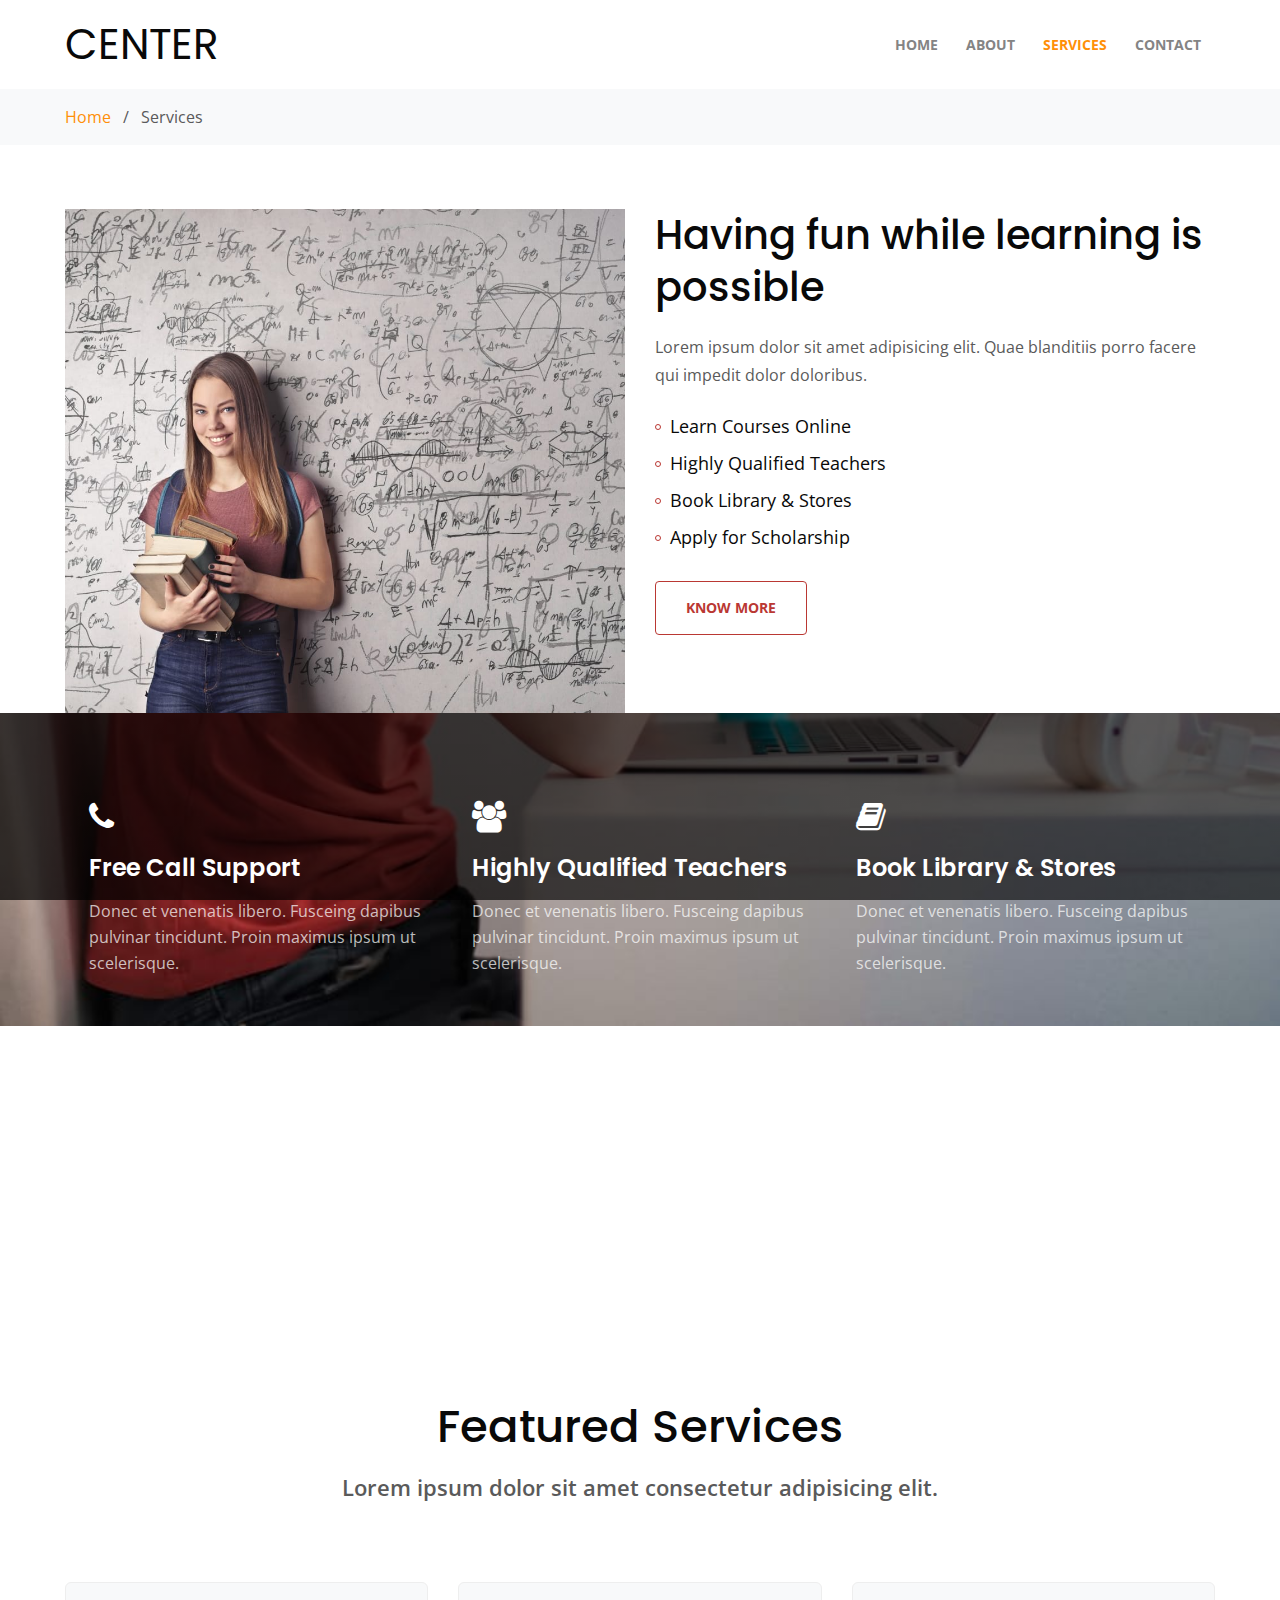
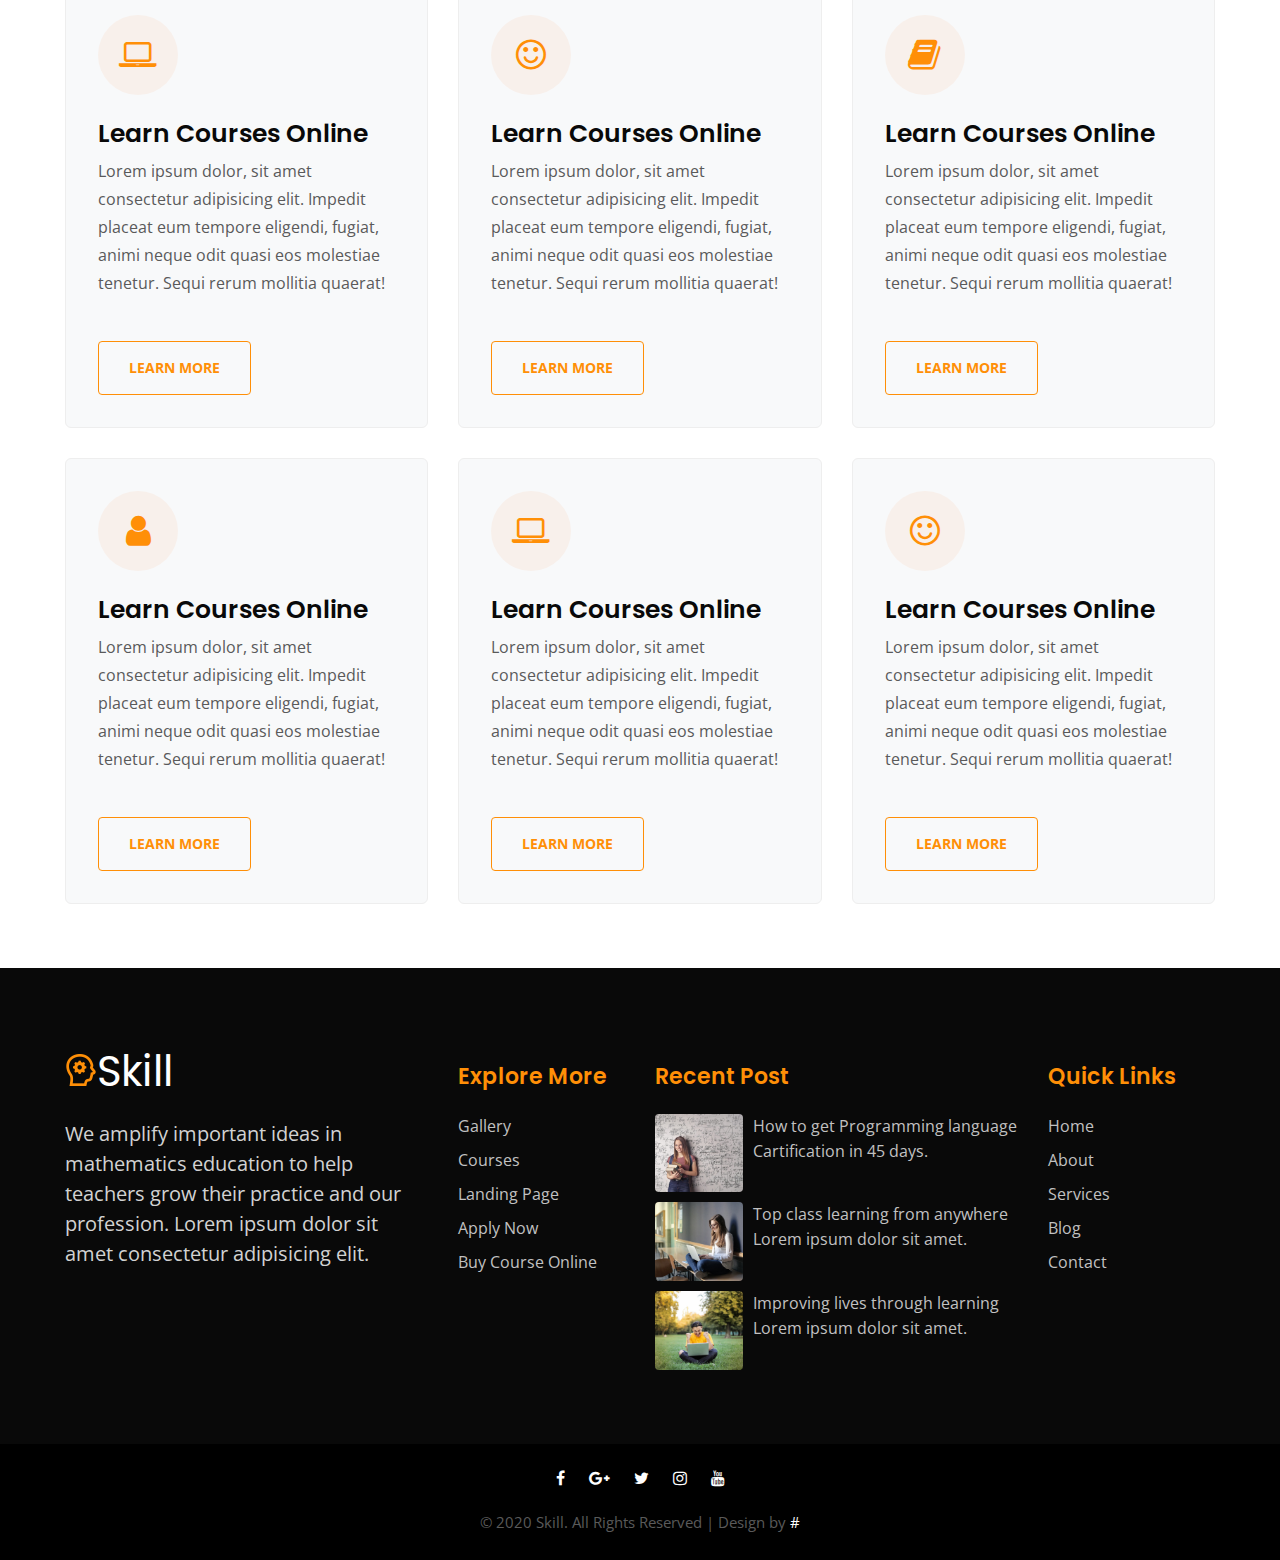
<file: services.html>
<!--

-->
<!doctype html>
<html lang="en">
  <head>
    <!-- Required meta tags -->
    <meta charset="utf-8">
    <meta name="viewport" content="width=device-width, initial-scale=1, shrink-to-fit=no">

    <title>Skill an Education Category Bootstrap Responsive Website Template - Services :: W3Layouts</title>

    <!-- Google fonts -->
    <link href="//fonts.googleapis.com/css?family=Poppins:100,200,300,400,500,600,700,800,900&display=swap" rel="stylesheet">
    <link href="//fonts.googleapis.com/css?family=Open+Sans:300,400,600,700,800&display=swap" rel="stylesheet">

    <!-- Template CSS -->
    <link rel="stylesheet" href="assets/css/style-starter.css">
  </head>
  <body>
<!-- header -->
<header class="w3l-header">
	<div class="hero-header-11">
		<div class="hero-header-11-content">
			<div class="container">
				<nav class="navbar navbar-expand-lg navbar-light py-md-2 py-0 px-0">
					<a class="navbar-brand" href="index.html">CENTER</a>
					<!-- if logo is image enable this   
				<a class="navbar-brand" href="#index.html">
						<img src="image-path" alt="Your logo" title="Your logo" style="height:35px;" />
				</a> -->
					<button class="navbar-toggler collapsed" type="button" data-toggle="collapse" data-target="#navbarSupportedContent"
						aria-controls="navbarSupportedContent" aria-expanded="false" aria-label="Toggle navigation">
						<span class="navbar-toggler-icon fa icon-expand fa-bars"></span>
						<span class="navbar-toggler-icon fa icon-close fa-times"></span>
					</button>

					<div class="collapse navbar-collapse" id="navbarSupportedContent">
						<ul class="navbar-nav ml-auto">
							<li class="nav-item @@home-active">
								<a class="nav-link" href="index.html">Home <span class="sr-only">(current)</span></a>
							</li>
							<li class="nav-item @@about-active">
								<a class="nav-link" href="about.html">About</a>
							</li>
							<li class="nav-item active">
								<a class="nav-link" href="services.html">Services</a>
							</li>
							<li class="nav-item @@contact-active">
								<a class="nav-link" href="contact.html">Contact</a>
							</li>
						</ul>
					</div>
				</nav>
			</div>
		</div>
	</div>
</header>
<!-- //header -->
<!-- breadcrum -->
<section class="w3l-skill-breadcrum">
  <div class="breadcrum">
    <div class="container">
      <p><a href="index.html">Home</a> &nbsp; / &nbsp; Services</p>
    </div>
  </div>
</section>
<!-- //breadcrum -->
<!--  servcies section -->
  <div class="w3l-services1 pt-5" id="services">
    <div class="container pt-lg-3">
      <div class="aboutgrids row">
        <div class="col-lg-6 aboutgrid2">
          <img src="assets/images/g1.jpg" alt="about image" class="img-fluid" />
        </div>
        <div class="col-lg-6 aboutgrid1 my-lg-0 my-5">
          <h4>Having fun while learning is possible</h4>
          <p>Lorem ipsum dolor sit amet adipisicing elit. Quae blanditiis porro facere qui
            impedit dolor doloribus.</p>
          <ul class="services-list mt-4">
            <li>Learn Courses Online</li>
            <li>Highly Qualified Teachers</li>
            <li>Book Library & Stores</li>
            <li>Apply for Scholarship</li>
          </ul>

          <a href="contact.html" class="btn btn-outline-secondary theme-button">Know More</a>
        </div>
      </div>
    </div>

    <div class="aboutbottom py-5">
      <div class="container py-lg-3">
        <div class="bottomgrids row no-gutters">
          <div class="col-lg-4 col-md-6 bottomgrid1 mt-lg-0 mt-0">
            <span class="fa fa-phone"></span>
            <h4><a class="service-title" href="#url">Free Call Support</a></h4>
            <p class="service-text">Donec et venenatis libero. Fusceing dapibus pulvinar tincidunt. Proin
              maximus ipsum ut scelerisque.</p>
          </div>
          <div class="col-lg-4 col-md-6 bottomgrid1 mt-md-0 mt-5">
            <span class="fa fa-users"></span>
            <h4><a class="service-title" href="#url">Highly Qualified Teachers</a></h4>
            <p class="service-text">Donec et venenatis libero. Fusceing dapibus pulvinar tincidunt. Proin
              maximus ipsum ut scelerisque.</p>
          </div>
          <div class="col-lg-4 col-md-6 bottomgrid1 mt-lg-0 mt-5">
            <span class="fa fa-book"></span>
            <h4><a class="service-title" href="#url">Book Library & Stores</a></h4>
            <p class="service-text">Donec et venenatis libero. Fusceing dapibus pulvinar tincidunt. Proin
              maximus ipsum ut scelerisque.</p>
          </div>
          <div class="col-lg-4 col-md-6 bottomgrid1 mt-5">
            <span class="fa fa-smile-o"></span>
            <h4><a class="service-title" href="#url">The best discount</a></h4>
            <p class="service-text">Donec et venenatis libero. Fusceing dapibus pulvinar tincidunt. Proin
              maximus ipsum ut scelerisque.</p>
          </div>
          <div class="col-lg-4 col-md-6 bottomgrid1 mt-5">
            <span class="fa fa-laptop"></span>
            <h4><a class="service-title" href="#url">Learn Courses Online</a></h4>
            <p class="service-text">Donec et venenatis libero. Fusceing dapibus pulvinar tincidunt. Proin
              maximus ipsum ut scelerisque.</p>
          </div>
          <div class="col-lg-4 col-md-6 bottomgrid1 mt-5">
            <span class="fa fa-phone"></span>
            <h4><a class="service-title" href="#url">Free Call Support</a></h4>
            <p class="service-text">Donec et venenatis libero. Fusceing dapibus pulvinar tincidunt. Proin
              maximus ipsum ut scelerisque.</p>
          </div>
          <div class="clearfix"> </div>
        </div>
      </div>
    </div>
  </div>
  <!--  //servcies section -->
<section class="w3l-services2">
  <div class="feature-16-main py-5">
    <div class="container py-lg-3">
      <div class="header-section text-center">
        <h3>Featured Services</h3>
        <p class="mt-3 mb-5">Lorem ipsum dolor sit amet consectetur adipisicing elit.</p>
      </div>
      <div class="features-grids">
        <div class="row">
          <div class="col-lg-4 col-md-6 featured-service">
            <div class="feature-16-gd">
              <div class="icon">
                <span class="fa fa-laptop" aria-hidden="true"></span>
              </div>
              <div class="feature-16-gd-info">
                <h4 class="mt-4 mb-2"><a href="#url">Learn Courses Online</a></h4>
                <p>Lorem ipsum dolor, sit amet consectetur adipisicing elit. Impedit placeat eum tempore eligendi, fugiat, animi neque odit quasi eos molestiae tenetur. Sequi rerum mollitia quaerat!</p>
                <a href="#url" class="btn btn-outline-primary theme-button mt-4">Learn more</a>
              </div>
            </div>
          </div>
          <div class="col-lg-4 col-md-6 featured-service">
            <div class="feature-16-gd">
              <div class="icon">
                <span class="fa fa-smile-o" aria-hidden="true"></span>
              </div>
              <div class="feature-16-gd-info">
                <h4 class="mt-4 mb-2"><a href="#url">Learn Courses Online</a></h4>
                <p>Lorem ipsum dolor, sit amet consectetur adipisicing elit. Impedit placeat eum tempore eligendi, fugiat, animi neque odit quasi eos molestiae tenetur. Sequi rerum mollitia quaerat!</p>
                <a href="#url" class="btn btn-outline-primary theme-button mt-4">Learn more</a>
              </div>
            </div>
          </div>
          <div class="col-lg-4 col-md-6 featured-service">
            <div class="feature-16-gd">
              <div class="icon">
                <span class="fa fa-book" aria-hidden="true"></span>
              </div>
              <div class="feature-16-gd-info">
                <h4 class="mt-4 mb-2"><a href="#url">Learn Courses Online</a></h4>
                <p>Lorem ipsum dolor, sit amet consectetur adipisicing elit. Impedit placeat eum tempore eligendi, fugiat, animi neque odit quasi eos molestiae tenetur. Sequi rerum mollitia quaerat!</p>
                <a href="#url" class="btn btn-outline-primary theme-button mt-4">Learn more</a>
              </div>
            </div>
          </div>
          <div class="col-lg-4 col-md-6 featured-service">
            <div class="feature-16-gd">
              <div class="icon">
                <span class="fa fa-user" aria-hidden="true"></span>
              </div>
              <div class="feature-16-gd-info">
                <h4 class="mt-4 mb-2"><a href="#url">Learn Courses Online</a></h4>
                <p>Lorem ipsum dolor, sit amet consectetur adipisicing elit. Impedit placeat eum tempore eligendi, fugiat, animi neque odit quasi eos molestiae tenetur. Sequi rerum mollitia quaerat!</p>
                <a href="#url" class="btn btn-outline-primary theme-button mt-4">Learn more</a>
              </div>
            </div>
          </div>
          <div class="col-lg-4 col-md-6 featured-service">
            <div class="feature-16-gd">
              <div class="icon">
                <span class="fa fa-laptop" aria-hidden="true"></span>
              </div>
              <div class="feature-16-gd-info">
                <h4 class="mt-4 mb-2"><a href="#url">Learn Courses Online</a></h4>
                <p>Lorem ipsum dolor, sit amet consectetur adipisicing elit. Impedit placeat eum tempore eligendi, fugiat, animi neque odit quasi eos molestiae tenetur. Sequi rerum mollitia quaerat!</p>
                <a href="#url" class="btn btn-outline-primary theme-button mt-4">Learn more</a>
              </div>
            </div>
          </div>
          <div class="col-lg-4 col-md-6 featured-service">
            <div class="feature-16-gd">
              <div class="icon">
                <span class="fa fa-smile-o" aria-hidden="true"></span>
              </div>
              <div class="feature-16-gd-info">
                <h4 class="mt-4 mb-2"><a href="#url">Learn Courses Online</a></h4>
                <p>Lorem ipsum dolor, sit amet consectetur adipisicing elit. Impedit placeat eum tempore eligendi, fugiat, animi neque odit quasi eos molestiae tenetur. Sequi rerum mollitia quaerat!</p>
                <a href="#url" class="btn btn-outline-primary theme-button mt-4">Learn more</a>
              </div>
            </div>
          </div>
        </div>
      </div>
    </div>
  </div>
</section>
   <!-- footer -->
   <footer class="w3l-footer-29-main" id="footer">
     <div class="footer-29 py-5">
       <div class="container pb-lg-3">
         <div class="row footer-top-29">
           <div class="col-lg-4 col-md-6 footer-list-29 footer-1 mt-md-4">
             <a class="footer-logo mb-md-3 mb-2" href="#url"><img src="assets/images/logo-icon.png" alt="" />Skill</a>
             <p>We amplify important ideas in mathematics education to help teachers grow their practice and our profession. Lorem ipsum dolor sit
               amet consectetur adipisicing elit.</p>
           </div>
           <div class="col-lg-2 col-md-6 footer-list-29 footer-2 mt-5">
            <h6 class="footer-title-29">Explore More</h6>
             <ul>
               <li><a href="#gallery.html">Gallery</a></li>
               <li><a href="#courses.html">Courses</a></li>
               <li><a href="#landing-single.html">Landing Page</a></li>
               <li><a href="#signup.html">Apply Now</a></li>
               <li><a href="contact.html">Buy Course Online</a></li>
             </ul>
           </div>
           <div class="col-lg-4 col-md-6 footer-list-29 footer-3 mt-5">
             <div class="properties">
               <h6 class="footer-title-29">Recent Post</h6>
               <a class="d-grid twitter-feed" href="#blog-single.html">
                 <img src="assets/images/g1.jpg" class="img-fluid rounded" alt="">
                 <p>How to get Programming language Cartification in 45 days.</p>
               </a>
               <a class="d-grid twitter-feed" href="#blog-single.html">
                 <img src="assets/images/g2.jpg" class="img-fluid rounded" alt="">
                 <p>Top class learning from anywhere Lorem ipsum dolor sit amet.</p>
               </a>
               <a class="d-grid twitter-feed" href="#blog-single.html">
                 <img src="assets/images/g3.jpg" class="img-fluid rounded" alt="">
                 <p>Improving lives through learning Lorem ipsum dolor sit amet.</p>
               </a>
             </div>
           </div>
           <div class="col-lg-2 col-md-6 footer-list-29 footer-4 mt-5">
            <h6 class="footer-title-29">Quick Links</h6>
             <ul>
               <li><a href="index.html">Home</a></li>
               <li><a href="about.html">About</a></li>
               <li><a href="services.html">Services</a></li>
               <li><a href="#blog.html"> Blog</a></li>
               <li><a href="contact.html">Contact</a></li>
             </ul>
           </div>
         </div>
       </div>
     </div>
     <div id="footers14-block" class="py-3">
       <div class="container">
         <div class="footers14-bottom text-center">
           <div class="social">
             <a href="#facebook" class="facebook"><span class="fa fa-facebook" aria-hidden="true"></span></a>
             <a href="#google" class="google"><span class="fa fa-google-plus" aria-hidden="true"></span></a>
             <a href="#twitter" class="twitter"><span class="fa fa-twitter" aria-hidden="true"></span></a>
             <a href="#instagram" class="instagram"><span class="fa fa-instagram" aria-hidden="true"></span></a>
             <a href="#youtube" class="youtube"><span class="fa fa-youtube" aria-hidden="true"></span></a>
           </div>
           <div class="copyright mt-1">
             <p>&copy; 2020 Skill. All Rights Reserved | Design by <a href="#">#</a></p>
           </div>
         </div>
       </div>
     </div>

     <!-- move top -->
     <button onclick="topFunction()" id="movetop" title="Go to top">
       <span class="fa fa-angle-up" aria-hidden="true"></span>
     </button>
     <script>
       // When the user scrolls down 20px from the top of the document, show the button
       window.onscroll = function () {
         scrollFunction()
       };

       function scrollFunction() {
         if (document.body.scrollTop > 20 || document.documentElement.scrollTop > 20) {
           document.getElementById("movetop").style.display = "block";
         } else {
           document.getElementById("movetop").style.display = "none";
         }
       }

       // When the user clicks on the button, scroll to the top of the document
       function topFunction() {
         document.body.scrollTop = 0;
         document.documentElement.scrollTop = 0;
       }
     </script>
     <!-- /move top -->

   </footer>
   <!-- Footer -->

   <!-- jQuery and Bootstrap JS -->
   <script src="assets/js/jquery-3.3.1.min.js"></script>
   <script src="assets/js/bootstrap.min.js"></script>

   <!-- Template JavaScript -->

   <!-- stats number counter-->
   <script src="assets/js/jquery.waypoints.min.js"></script>
   <script src="assets/js/jquery.countup.js"></script>
   <script>
     $('.counter').countUp();
   </script>
   <!-- //stats number counter -->


   <!-- testimonials owlcarousel -->
   <script src="assets/js/owl.carousel.js"></script>

   <!-- script for owlcarousel -->
   <script>
     $(document).ready(function () {
       $('.owl-one').owlCarousel({
         loop: true,
         margin: 0,
         nav: false,
         responsiveClass: true,
         autoplay: false,
         autoplayTimeout: 5000,
         autoplaySpeed: 1000,
         autoplayHoverPause: false,
         responsive: {
           0: {
             items: 1,
             nav: false
           },
           480: {
             items: 1,
             nav: false
           },
           667: {
             items: 1,
             nav: false
           },
           1000: {
             items: 1,
             nav: false
           }
         }
       })
     })
   </script>
   <!-- //script for owlcarousel -->
   <!-- //testimonials owlcarousel -->

   <!-- script for courses -->
   <script>
     $(document).ready(function () {
       $('.owl-two').owlCarousel({
         loop: true,
         margin: 30,
         nav: false,
         responsiveClass: true,
         autoplay: false,
         autoplayTimeout: 5000,
         autoplaySpeed: 1000,
         autoplayHoverPause: false,
         responsive: {
           0: {
             items: 1,
             nav: false
           },
           480: {
             items: 1,
             nav: false
           },
           667: {
             items: 2,
             nav: false
           },
           1000: {
             items: 3,
             nav: false
           }
         }
       })
     })
   </script>
   <!-- //script for courses -->

   <!-- disable body scroll which navbar is in active -->
   <script>
     $(function () {
       $('.navbar-toggler').click(function () {
         $('body').toggleClass('noscroll');
       })
     });
     if ($(window).width() > 0) {
  $(window).scroll(function(){  
     if ($(this).scrollTop() > 40) {
        $('.w3l-header').addClass("fixed-top");
        // add padding top to show content behind navbar
        $('body').css('padding-top', $('.navbar').outerHeight() + 'px');
      }else{
        $('.w3l-header').removeClass("fixed-top");
         // remove padding top from body
        $('body').css('padding-top', '0');
      }   
  });
}
   </script>
   <!-- disable body scroll which navbar is in active -->

   </body>

   </html>
</file>
<file: assets/css/style-starter.css>
/* 

 */
@charset "UTF-8";
/*!
 *  Font Awesome 4.7.0 by @davegandy - http://fontawesome.io - @fontawesome
 *  License - http://fontawesome.io/license (Font: SIL OFL 1.1, CSS: MIT License)
 */
/* FONT PATH
 * -------------------------- */
@font-face {
  font-family: 'FontAwesome';
  src: url("../fonts/fontawesome-webfont.eot?v=4.7.0");
  src: url("../fonts/fontawesome-webfont.eot?#iefix&v=4.7.0") format("embedded-opentype"), url("../fonts/fontawesome-webfont.woff2?v=4.7.0") format("woff2"), url("../fonts/fontawesome-webfont.woff?v=4.7.0") format("woff"), url("../fonts/fontawesome-webfont.ttf?v=4.7.0") format("truetype"), url("../fonts/fontawesome-webfont.svg?v=4.7.0#fontawesomeregular") format("svg");
  font-weight: normal;
  font-style: normal; }

.fa {
  display: inline-block;
  font: normal normal normal 14px/1 FontAwesome;
  font-size: inherit;
  text-rendering: auto;
  -webkit-font-smoothing: antialiased;
  -moz-osx-font-smoothing: grayscale; }

/* makes the font 33% larger relative to the icon container */
.fa-lg {
  font-size: 1.33333em;
  line-height: 0.75em;
  vertical-align: -15%; }

.fa-2x {
  font-size: 2em; }

.fa-3x {
  font-size: 3em; }

.fa-4x {
  font-size: 4em; }

.fa-5x {
  font-size: 5em; }

.fa-fw {
  width: 1.28571em;
  text-align: center; }

.fa-ul {
  padding-left: 0;
  margin-left: 2.14286em;
  list-style-type: none; }
  .fa-ul > li {
    position: relative; }

.fa-li {
  position: absolute;
  left: -2.14286em;
  width: 2.14286em;
  top: 0.14286em;
  text-align: center; }
  .fa-li.fa-lg {
    left: -1.85714em; }

.fa-border {
  padding: .2em .25em .15em;
  border: solid 0.08em #eee;
  border-radius: .1em; }

.fa-pull-left {
  float: left; }

.fa-pull-right {
  float: right; }

.fa.fa-pull-left {
  margin-right: .3em; }

.fa.fa-pull-right {
  margin-left: .3em; }

/* Deprecated as of 4.4.0 */
.pull-right {
  float: right; }

.pull-left {
  float: left; }

.fa.pull-left {
  margin-right: .3em; }

.fa.pull-right {
  margin-left: .3em; }

.fa-spin {
  -webkit-animation: fa-spin 2s infinite linear;
  animation: fa-spin 2s infinite linear; }

.fa-pulse {
  -webkit-animation: fa-spin 1s infinite steps(8);
  animation: fa-spin 1s infinite steps(8); }

@-webkit-keyframes fa-spin {
  0% {
    transform: rotate(0deg); }
  100% {
    transform: rotate(359deg); } }

@keyframes fa-spin {
  0% {
    transform: rotate(0deg); }
  100% {
    transform: rotate(359deg); } }

.fa-rotate-90 {
  -ms-filter: "progid:DXImageTransform.Microsoft.BasicImage(rotation=1)";
  transform: rotate(90deg); }

.fa-rotate-180 {
  -ms-filter: "progid:DXImageTransform.Microsoft.BasicImage(rotation=2)";
  transform: rotate(180deg); }

.fa-rotate-270 {
  -ms-filter: "progid:DXImageTransform.Microsoft.BasicImage(rotation=3)";
  transform: rotate(270deg); }

.fa-flip-horizontal {
  -ms-filter: "progid:DXImageTransform.Microsoft.BasicImage(rotation=0, mirror=1)";
  transform: scale(-1, 1); }

.fa-flip-vertical {
  -ms-filter: "progid:DXImageTransform.Microsoft.BasicImage(rotation=2, mirror=1)";
  transform: scale(1, -1); }

:root .fa-rotate-90,
:root .fa-rotate-180,
:root .fa-rotate-270,
:root .fa-flip-horizontal,
:root .fa-flip-vertical {
  -webkit-filter: none;
          filter: none; }

.fa-stack {
  position: relative;
  display: inline-block;
  width: 2em;
  height: 2em;
  line-height: 2em;
  vertical-align: middle; }

.fa-stack-1x, .fa-stack-2x {
  position: absolute;
  left: 0;
  width: 100%;
  text-align: center; }

.fa-stack-1x {
  line-height: inherit; }

.fa-stack-2x {
  font-size: 2em; }

.fa-inverse {
  color: #fff; }

/* Font Awesome uses the Unicode Private Use Area (PUA) to ensure screen
   readers do not read off random characters that represent icons */
.fa-glass:before {
  content: ""; }

.fa-music:before {
  content: ""; }

.fa-search:before {
  content: ""; }

.fa-envelope-o:before {
  content: ""; }

.fa-heart:before {
  content: ""; }

.fa-star:before {
  content: ""; }

.fa-star-o:before {
  content: ""; }

.fa-user:before {
  content: ""; }

.fa-film:before {
  content: ""; }

.fa-th-large:before {
  content: ""; }

.fa-th:before {
  content: ""; }

.fa-th-list:before {
  content: ""; }

.fa-check:before {
  content: ""; }

.fa-remove:before,
.fa-close:before,
.fa-times:before {
  content: ""; }

.fa-search-plus:before {
  content: ""; }

.fa-search-minus:before {
  content: ""; }

.fa-power-off:before {
  content: ""; }

.fa-signal:before {
  content: ""; }

.fa-gear:before,
.fa-cog:before {
  content: ""; }

.fa-trash-o:before {
  content: ""; }

.fa-home:before {
  content: ""; }

.fa-file-o:before {
  content: ""; }

.fa-clock-o:before {
  content: ""; }

.fa-road:before {
  content: ""; }

.fa-download:before {
  content: ""; }

.fa-arrow-circle-o-down:before {
  content: ""; }

.fa-arrow-circle-o-up:before {
  content: ""; }

.fa-inbox:before {
  content: ""; }

.fa-play-circle-o:before {
  content: ""; }

.fa-rotate-right:before,
.fa-repeat:before {
  content: ""; }

.fa-refresh:before {
  content: ""; }

.fa-list-alt:before {
  content: ""; }

.fa-lock:before {
  content: ""; }

.fa-flag:before {
  content: ""; }

.fa-headphones:before {
  content: ""; }

.fa-volume-off:before {
  content: ""; }

.fa-volume-down:before {
  content: ""; }

.fa-volume-up:before {
  content: ""; }

.fa-qrcode:before {
  content: ""; }

.fa-barcode:before {
  content: ""; }

.fa-tag:before {
  content: ""; }

.fa-tags:before {
  content: ""; }

.fa-book:before {
  content: ""; }

.fa-bookmark:before {
  content: ""; }

.fa-print:before {
  content: ""; }

.fa-camera:before {
  content: ""; }

.fa-font:before {
  content: ""; }

.fa-bold:before {
  content: ""; }

.fa-italic:before {
  content: ""; }

.fa-text-height:before {
  content: ""; }

.fa-text-width:before {
  content: ""; }

.fa-align-left:before {
  content: ""; }

.fa-align-center:before {
  content: ""; }

.fa-align-right:before {
  content: ""; }

.fa-align-justify:before {
  content: ""; }

.fa-list:before {
  content: ""; }

.fa-dedent:before,
.fa-outdent:before {
  content: ""; }

.fa-indent:before {
  content: ""; }

.fa-video-camera:before {
  content: ""; }

.fa-photo:before,
.fa-image:before,
.fa-picture-o:before {
  content: ""; }

.fa-pencil:before {
  content: ""; }

.fa-map-marker:before {
  content: ""; }

.fa-adjust:before {
  content: ""; }

.fa-tint:before {
  content: ""; }

.fa-edit:before,
.fa-pencil-square-o:before {
  content: ""; }

.fa-share-square-o:before {
  content: ""; }

.fa-check-square-o:before {
  content: ""; }

.fa-arrows:before {
  content: ""; }

.fa-step-backward:before {
  content: ""; }

.fa-fast-backward:before {
  content: ""; }

.fa-backward:before {
  content: ""; }

.fa-play:before {
  content: ""; }

.fa-pause:before {
  content: ""; }

.fa-stop:before {
  content: ""; }

.fa-forward:before {
  content: ""; }

.fa-fast-forward:before {
  content: ""; }

.fa-step-forward:before {
  content: ""; }

.fa-eject:before {
  content: ""; }

.fa-chevron-left:before {
  content: ""; }

.fa-chevron-right:before {
  content: ""; }

.fa-plus-circle:before {
  content: ""; }

.fa-minus-circle:before {
  content: ""; }

.fa-times-circle:before {
  content: ""; }

.fa-check-circle:before {
  content: ""; }

.fa-question-circle:before {
  content: ""; }

.fa-info-circle:before {
  content: ""; }

.fa-crosshairs:before {
  content: ""; }

.fa-times-circle-o:before {
  content: ""; }

.fa-check-circle-o:before {
  content: ""; }

.fa-ban:before {
  content: ""; }

.fa-arrow-left:before {
  content: ""; }

.fa-arrow-right:before {
  content: ""; }

.fa-arrow-up:before {
  content: ""; }

.fa-arrow-down:before {
  content: ""; }

.fa-mail-forward:before,
.fa-share:before {
  content: ""; }

.fa-expand:before {
  content: ""; }

.fa-compress:before {
  content: ""; }

.fa-plus:before {
  content: ""; }

.fa-minus:before {
  content: ""; }

.fa-asterisk:before {
  content: ""; }

.fa-exclamation-circle:before {
  content: ""; }

.fa-gift:before {
  content: ""; }

.fa-leaf:before {
  content: ""; }

.fa-fire:before {
  content: ""; }

.fa-eye:before {
  content: ""; }

.fa-eye-slash:before {
  content: ""; }

.fa-warning:before,
.fa-exclamation-triangle:before {
  content: ""; }

.fa-plane:before {
  content: ""; }

.fa-calendar:before {
  content: ""; }

.fa-random:before {
  content: ""; }

.fa-comment:before {
  content: ""; }

.fa-magnet:before {
  content: ""; }

.fa-chevron-up:before {
  content: ""; }

.fa-chevron-down:before {
  content: ""; }

.fa-retweet:before {
  content: ""; }

.fa-shopping-cart:before {
  content: ""; }

.fa-folder:before {
  content: ""; }

.fa-folder-open:before {
  content: ""; }

.fa-arrows-v:before {
  content: ""; }

.fa-arrows-h:before {
  content: ""; }

.fa-bar-chart-o:before,
.fa-bar-chart:before {
  content: ""; }

.fa-twitter-square:before {
  content: ""; }

.fa-facebook-square:before {
  content: ""; }

.fa-camera-retro:before {
  content: ""; }

.fa-key:before {
  content: ""; }

.fa-gears:before,
.fa-cogs:before {
  content: ""; }

.fa-comments:before {
  content: ""; }

.fa-thumbs-o-up:before {
  content: ""; }

.fa-thumbs-o-down:before {
  content: ""; }

.fa-star-half:before {
  content: ""; }

.fa-heart-o:before {
  content: ""; }

.fa-sign-out:before {
  content: ""; }

.fa-linkedin-square:before {
  content: ""; }

.fa-thumb-tack:before {
  content: ""; }

.fa-external-link:before {
  content: ""; }

.fa-sign-in:before {
  content: ""; }

.fa-trophy:before {
  content: ""; }

.fa-github-square:before {
  content: ""; }

.fa-upload:before {
  content: ""; }

.fa-lemon-o:before {
  content: ""; }

.fa-phone:before {
  content: ""; }

.fa-square-o:before {
  content: ""; }

.fa-bookmark-o:before {
  content: ""; }

.fa-phone-square:before {
  content: ""; }

.fa-twitter:before {
  content: ""; }

.fa-facebook-f:before,
.fa-facebook:before {
  content: ""; }

.fa-github:before {
  content: ""; }

.fa-unlock:before {
  content: ""; }

.fa-credit-card:before {
  content: ""; }

.fa-feed:before,
.fa-rss:before {
  content: ""; }

.fa-hdd-o:before {
  content: ""; }

.fa-bullhorn:before {
  content: ""; }

.fa-bell:before {
  content: ""; }

.fa-certificate:before {
  content: ""; }

.fa-hand-o-right:before {
  content: ""; }

.fa-hand-o-left:before {
  content: ""; }

.fa-hand-o-up:before {
  content: ""; }

.fa-hand-o-down:before {
  content: ""; }

.fa-arrow-circle-left:before {
  content: ""; }

.fa-arrow-circle-right:before {
  content: ""; }

.fa-arrow-circle-up:before {
  content: ""; }

.fa-arrow-circle-down:before {
  content: ""; }

.fa-globe:before {
  content: ""; }

.fa-wrench:before {
  content: ""; }

.fa-tasks:before {
  content: ""; }

.fa-filter:before {
  content: ""; }

.fa-briefcase:before {
  content: ""; }

.fa-arrows-alt:before {
  content: ""; }

.fa-group:before,
.fa-users:before {
  content: ""; }

.fa-chain:before,
.fa-link:before {
  content: ""; }

.fa-cloud:before {
  content: ""; }

.fa-flask:before {
  content: ""; }

.fa-cut:before,
.fa-scissors:before {
  content: ""; }

.fa-copy:before,
.fa-files-o:before {
  content: ""; }

.fa-paperclip:before {
  content: ""; }

.fa-save:before,
.fa-floppy-o:before {
  content: ""; }

.fa-square:before {
  content: ""; }

.fa-navicon:before,
.fa-reorder:before,
.fa-bars:before {
  content: ""; }

.fa-list-ul:before {
  content: ""; }

.fa-list-ol:before {
  content: ""; }

.fa-strikethrough:before {
  content: ""; }

.fa-underline:before {
  content: ""; }

.fa-table:before {
  content: ""; }

.fa-magic:before {
  content: ""; }

.fa-truck:before {
  content: ""; }

.fa-pinterest:before {
  content: ""; }

.fa-pinterest-square:before {
  content: ""; }

.fa-google-plus-square:before {
  content: ""; }

.fa-google-plus:before {
  content: ""; }

.fa-money:before {
  content: ""; }

.fa-caret-down:before {
  content: ""; }

.fa-caret-up:before {
  content: ""; }

.fa-caret-left:before {
  content: ""; }

.fa-caret-right:before {
  content: ""; }

.fa-columns:before {
  content: ""; }

.fa-unsorted:before,
.fa-sort:before {
  content: ""; }

.fa-sort-down:before,
.fa-sort-desc:before {
  content: ""; }

.fa-sort-up:before,
.fa-sort-asc:before {
  content: ""; }

.fa-envelope:before {
  content: ""; }

.fa-linkedin:before {
  content: ""; }

.fa-rotate-left:before,
.fa-undo:before {
  content: ""; }

.fa-legal:before,
.fa-gavel:before {
  content: ""; }

.fa-dashboard:before,
.fa-tachometer:before {
  content: ""; }

.fa-comment-o:before {
  content: ""; }

.fa-comments-o:before {
  content: ""; }

.fa-flash:before,
.fa-bolt:before {
  content: ""; }

.fa-sitemap:before {
  content: ""; }

.fa-umbrella:before {
  content: ""; }

.fa-paste:before,
.fa-clipboard:before {
  content: ""; }

.fa-lightbulb-o:before {
  content: ""; }

.fa-exchange:before {
  content: ""; }

.fa-cloud-download:before {
  content: ""; }

.fa-cloud-upload:before {
  content: ""; }

.fa-user-md:before {
  content: ""; }

.fa-stethoscope:before {
  content: ""; }

.fa-suitcase:before {
  content: ""; }

.fa-bell-o:before {
  content: ""; }

.fa-coffee:before {
  content: ""; }

.fa-cutlery:before {
  content: ""; }

.fa-file-text-o:before {
  content: ""; }

.fa-building-o:before {
  content: ""; }

.fa-hospital-o:before {
  content: ""; }

.fa-ambulance:before {
  content: ""; }

.fa-medkit:before {
  content: ""; }

.fa-fighter-jet:before {
  content: ""; }

.fa-beer:before {
  content: ""; }

.fa-h-square:before {
  content: ""; }

.fa-plus-square:before {
  content: ""; }

.fa-angle-double-left:before {
  content: ""; }

.fa-angle-double-right:before {
  content: ""; }

.fa-angle-double-up:before {
  content: ""; }

.fa-angle-double-down:before {
  content: ""; }

.fa-angle-left:before {
  content: ""; }

.fa-angle-right:before {
  content: ""; }

.fa-angle-up:before {
  content: ""; }

.fa-angle-down:before {
  content: ""; }

.fa-desktop:before {
  content: ""; }

.fa-laptop:before {
  content: ""; }

.fa-tablet:before {
  content: ""; }

.fa-mobile-phone:before,
.fa-mobile:before {
  content: ""; }

.fa-circle-o:before {
  content: ""; }

.fa-quote-left:before {
  content: ""; }

.fa-quote-right:before {
  content: ""; }

.fa-spinner:before {
  content: ""; }

.fa-circle:before {
  content: ""; }

.fa-mail-reply:before,
.fa-reply:before {
  content: ""; }

.fa-github-alt:before {
  content: ""; }

.fa-folder-o:before {
  content: ""; }

.fa-folder-open-o:before {
  content: ""; }

.fa-smile-o:before {
  content: ""; }

.fa-frown-o:before {
  content: ""; }

.fa-meh-o:before {
  content: ""; }

.fa-gamepad:before {
  content: ""; }

.fa-keyboard-o:before {
  content: ""; }

.fa-flag-o:before {
  content: ""; }

.fa-flag-checkered:before {
  content: ""; }

.fa-terminal:before {
  content: ""; }

.fa-code:before {
  content: ""; }

.fa-mail-reply-all:before,
.fa-reply-all:before {
  content: ""; }

.fa-star-half-empty:before,
.fa-star-half-full:before,
.fa-star-half-o:before {
  content: ""; }

.fa-location-arrow:before {
  content: ""; }

.fa-crop:before {
  content: ""; }

.fa-code-fork:before {
  content: ""; }

.fa-unlink:before,
.fa-chain-broken:before {
  content: ""; }

.fa-question:before {
  content: ""; }

.fa-info:before {
  content: ""; }

.fa-exclamation:before {
  content: ""; }

.fa-superscript:before {
  content: ""; }

.fa-subscript:before {
  content: ""; }

.fa-eraser:before {
  content: ""; }

.fa-puzzle-piece:before {
  content: ""; }

.fa-microphone:before {
  content: ""; }

.fa-microphone-slash:before {
  content: ""; }

.fa-shield:before {
  content: ""; }

.fa-calendar-o:before {
  content: ""; }

.fa-fire-extinguisher:before {
  content: ""; }

.fa-rocket:before {
  content: ""; }

.fa-maxcdn:before {
  content: ""; }

.fa-chevron-circle-left:before {
  content: ""; }

.fa-chevron-circle-right:before {
  content: ""; }

.fa-chevron-circle-up:before {
  content: ""; }

.fa-chevron-circle-down:before {
  content: ""; }

.fa-html5:before {
  content: ""; }

.fa-css3:before {
  content: ""; }

.fa-anchor:before {
  content: ""; }

.fa-unlock-alt:before {
  content: ""; }

.fa-bullseye:before {
  content: ""; }

.fa-ellipsis-h:before {
  content: ""; }

.fa-ellipsis-v:before {
  content: ""; }

.fa-rss-square:before {
  content: ""; }

.fa-play-circle:before {
  content: ""; }

.fa-ticket:before {
  content: ""; }

.fa-minus-square:before {
  content: ""; }

.fa-minus-square-o:before {
  content: ""; }

.fa-level-up:before {
  content: ""; }

.fa-level-down:before {
  content: ""; }

.fa-check-square:before {
  content: ""; }

.fa-pencil-square:before {
  content: ""; }

.fa-external-link-square:before {
  content: ""; }

.fa-share-square:before {
  content: ""; }

.fa-compass:before {
  content: ""; }

.fa-toggle-down:before,
.fa-caret-square-o-down:before {
  content: ""; }

.fa-toggle-up:before,
.fa-caret-square-o-up:before {
  content: ""; }

.fa-toggle-right:before,
.fa-caret-square-o-right:before {
  content: ""; }

.fa-euro:before,
.fa-eur:before {
  content: ""; }

.fa-gbp:before {
  content: ""; }

.fa-dollar:before,
.fa-usd:before {
  content: ""; }

.fa-rupee:before,
.fa-inr:before {
  content: ""; }

.fa-cny:before,
.fa-rmb:before,
.fa-yen:before,
.fa-jpy:before {
  content: ""; }

.fa-ruble:before,
.fa-rouble:before,
.fa-rub:before {
  content: ""; }

.fa-won:before,
.fa-krw:before {
  content: ""; }

.fa-bitcoin:before,
.fa-btc:before {
  content: ""; }

.fa-file:before {
  content: ""; }

.fa-file-text:before {
  content: ""; }

.fa-sort-alpha-asc:before {
  content: ""; }

.fa-sort-alpha-desc:before {
  content: ""; }

.fa-sort-amount-asc:before {
  content: ""; }

.fa-sort-amount-desc:before {
  content: ""; }

.fa-sort-numeric-asc:before {
  content: ""; }

.fa-sort-numeric-desc:before {
  content: ""; }

.fa-thumbs-up:before {
  content: ""; }

.fa-thumbs-down:before {
  content: ""; }

.fa-youtube-square:before {
  content: ""; }

.fa-youtube:before {
  content: ""; }

.fa-xing:before {
  content: ""; }

.fa-xing-square:before {
  content: ""; }

.fa-youtube-play:before {
  content: ""; }

.fa-dropbox:before {
  content: ""; }

.fa-stack-overflow:before {
  content: ""; }

.fa-instagram:before {
  content: ""; }

.fa-flickr:before {
  content: ""; }

.fa-adn:before {
  content: ""; }

.fa-bitbucket:before {
  content: ""; }

.fa-bitbucket-square:before {
  content: ""; }

.fa-tumblr:before {
  content: ""; }

.fa-tumblr-square:before {
  content: ""; }

.fa-long-arrow-down:before {
  content: ""; }

.fa-long-arrow-up:before {
  content: ""; }

.fa-long-arrow-left:before {
  content: ""; }

.fa-long-arrow-right:before {
  content: ""; }

.fa-apple:before {
  content: ""; }

.fa-windows:before {
  content: ""; }

.fa-android:before {
  content: ""; }

.fa-linux:before {
  content: ""; }

.fa-dribbble:before {
  content: ""; }

.fa-skype:before {
  content: ""; }

.fa-foursquare:before {
  content: ""; }

.fa-trello:before {
  content: ""; }

.fa-female:before {
  content: ""; }

.fa-male:before {
  content: ""; }

.fa-gittip:before,
.fa-gratipay:before {
  content: ""; }

.fa-sun-o:before {
  content: ""; }

.fa-moon-o:before {
  content: ""; }

.fa-archive:before {
  content: ""; }

.fa-bug:before {
  content: ""; }

.fa-vk:before {
  content: ""; }

.fa-weibo:before {
  content: ""; }

.fa-renren:before {
  content: ""; }

.fa-pagelines:before {
  content: ""; }

.fa-stack-exchange:before {
  content: ""; }

.fa-arrow-circle-o-right:before {
  content: ""; }

.fa-arrow-circle-o-left:before {
  content: ""; }

.fa-toggle-left:before,
.fa-caret-square-o-left:before {
  content: ""; }

.fa-dot-circle-o:before {
  content: ""; }

.fa-wheelchair:before {
  content: ""; }

.fa-vimeo-square:before {
  content: ""; }

.fa-turkish-lira:before,
.fa-try:before {
  content: ""; }

.fa-plus-square-o:before {
  content: ""; }

.fa-space-shuttle:before {
  content: ""; }

.fa-slack:before {
  content: ""; }

.fa-envelope-square:before {
  content: ""; }

.fa-wordpress:before {
  content: ""; }

.fa-openid:before {
  content: ""; }

.fa-institution:before,
.fa-bank:before,
.fa-university:before {
  content: ""; }

.fa-mortar-board:before,
.fa-graduation-cap:before {
  content: ""; }

.fa-yahoo:before {
  content: ""; }

.fa-google:before {
  content: ""; }

.fa-reddit:before {
  content: ""; }

.fa-reddit-square:before {
  content: ""; }

.fa-stumbleupon-circle:before {
  content: ""; }

.fa-stumbleupon:before {
  content: ""; }

.fa-delicious:before {
  content: ""; }

.fa-digg:before {
  content: ""; }

.fa-pied-piper-pp:before {
  content: ""; }

.fa-pied-piper-alt:before {
  content: ""; }

.fa-drupal:before {
  content: ""; }

.fa-joomla:before {
  content: ""; }

.fa-language:before {
  content: ""; }

.fa-fax:before {
  content: ""; }

.fa-building:before {
  content: ""; }

.fa-child:before {
  content: ""; }

.fa-paw:before {
  content: ""; }

.fa-spoon:before {
  content: ""; }

.fa-cube:before {
  content: ""; }

.fa-cubes:before {
  content: ""; }

.fa-behance:before {
  content: ""; }

.fa-behance-square:before {
  content: ""; }

.fa-steam:before {
  content: ""; }

.fa-steam-square:before {
  content: ""; }

.fa-recycle:before {
  content: ""; }

.fa-automobile:before,
.fa-car:before {
  content: ""; }

.fa-cab:before,
.fa-taxi:before {
  content: ""; }

.fa-tree:before {
  content: ""; }

.fa-spotify:before {
  content: ""; }

.fa-deviantart:before {
  content: ""; }

.fa-soundcloud:before {
  content: ""; }

.fa-database:before {
  content: ""; }

.fa-file-pdf-o:before {
  content: ""; }

.fa-file-word-o:before {
  content: ""; }

.fa-file-excel-o:before {
  content: ""; }

.fa-file-powerpoint-o:before {
  content: ""; }

.fa-file-photo-o:before,
.fa-file-picture-o:before,
.fa-file-image-o:before {
  content: ""; }

.fa-file-zip-o:before,
.fa-file-archive-o:before {
  content: ""; }

.fa-file-sound-o:before,
.fa-file-audio-o:before {
  content: ""; }

.fa-file-movie-o:before,
.fa-file-video-o:before {
  content: ""; }

.fa-file-code-o:before {
  content: ""; }

.fa-vine:before {
  content: ""; }

.fa-codepen:before {
  content: ""; }

.fa-jsfiddle:before {
  content: ""; }

.fa-life-bouy:before,
.fa-life-buoy:before,
.fa-life-saver:before,
.fa-support:before,
.fa-life-ring:before {
  content: ""; }

.fa-circle-o-notch:before {
  content: ""; }

.fa-ra:before,
.fa-resistance:before,
.fa-rebel:before {
  content: ""; }

.fa-ge:before,
.fa-empire:before {
  content: ""; }

.fa-git-square:before {
  content: ""; }

.fa-git:before {
  content: ""; }

.fa-y-combinator-square:before,
.fa-yc-square:before,
.fa-hacker-news:before {
  content: ""; }

.fa-tencent-weibo:before {
  content: ""; }

.fa-qq:before {
  content: ""; }

.fa-wechat:before,
.fa-weixin:before {
  content: ""; }

.fa-send:before,
.fa-paper-plane:before {
  content: ""; }

.fa-send-o:before,
.fa-paper-plane-o:before {
  content: ""; }

.fa-history:before {
  content: ""; }

.fa-circle-thin:before {
  content: ""; }

.fa-header:before {
  content: ""; }

.fa-paragraph:before {
  content: ""; }

.fa-sliders:before {
  content: ""; }

.fa-share-alt:before {
  content: ""; }

.fa-share-alt-square:before {
  content: ""; }

.fa-bomb:before {
  content: ""; }

.fa-soccer-ball-o:before,
.fa-futbol-o:before {
  content: ""; }

.fa-tty:before {
  content: ""; }

.fa-binoculars:before {
  content: ""; }

.fa-plug:before {
  content: ""; }

.fa-slideshare:before {
  content: ""; }

.fa-twitch:before {
  content: ""; }

.fa-yelp:before {
  content: ""; }

.fa-newspaper-o:before {
  content: ""; }

.fa-wifi:before {
  content: ""; }

.fa-calculator:before {
  content: ""; }

.fa-paypal:before {
  content: ""; }

.fa-google-wallet:before {
  content: ""; }

.fa-cc-visa:before {
  content: ""; }

.fa-cc-mastercard:before {
  content: ""; }

.fa-cc-discover:before {
  content: ""; }

.fa-cc-amex:before {
  content: ""; }

.fa-cc-paypal:before {
  content: ""; }

.fa-cc-stripe:before {
  content: ""; }

.fa-bell-slash:before {
  content: ""; }

.fa-bell-slash-o:before {
  content: ""; }

.fa-trash:before {
  content: ""; }

.fa-copyright:before {
  content: ""; }

.fa-at:before {
  content: ""; }

.fa-eyedropper:before {
  content: ""; }

.fa-paint-brush:before {
  content: ""; }

.fa-birthday-cake:before {
  content: ""; }

.fa-area-chart:before {
  content: ""; }

.fa-pie-chart:before {
  content: ""; }

.fa-line-chart:before {
  content: ""; }

.fa-lastfm:before {
  content: ""; }

.fa-lastfm-square:before {
  content: ""; }

.fa-toggle-off:before {
  content: ""; }

.fa-toggle-on:before {
  content: ""; }

.fa-bicycle:before {
  content: ""; }

.fa-bus:before {
  content: ""; }

.fa-ioxhost:before {
  content: ""; }

.fa-angellist:before {
  content: ""; }

.fa-cc:before {
  content: ""; }

.fa-shekel:before,
.fa-sheqel:before,
.fa-ils:before {
  content: ""; }

.fa-meanpath:before {
  content: ""; }

.fa-buysellads:before {
  content: ""; }

.fa-connectdevelop:before {
  content: ""; }

.fa-dashcube:before {
  content: ""; }

.fa-forumbee:before {
  content: ""; }

.fa-leanpub:before {
  content: ""; }

.fa-sellsy:before {
  content: ""; }

.fa-shirtsinbulk:before {
  content: ""; }

.fa-simplybuilt:before {
  content: ""; }

.fa-skyatlas:before {
  content: ""; }

.fa-cart-plus:before {
  content: ""; }

.fa-cart-arrow-down:before {
  content: ""; }

.fa-diamond:before {
  content: ""; }

.fa-ship:before {
  content: ""; }

.fa-user-secret:before {
  content: ""; }

.fa-motorcycle:before {
  content: ""; }

.fa-street-view:before {
  content: ""; }

.fa-heartbeat:before {
  content: ""; }

.fa-venus:before {
  content: ""; }

.fa-mars:before {
  content: ""; }

.fa-mercury:before {
  content: ""; }

.fa-intersex:before,
.fa-transgender:before {
  content: ""; }

.fa-transgender-alt:before {
  content: ""; }

.fa-venus-double:before {
  content: ""; }

.fa-mars-double:before {
  content: ""; }

.fa-venus-mars:before {
  content: ""; }

.fa-mars-stroke:before {
  content: ""; }

.fa-mars-stroke-v:before {
  content: ""; }

.fa-mars-stroke-h:before {
  content: ""; }

.fa-neuter:before {
  content: ""; }

.fa-genderless:before {
  content: ""; }

.fa-facebook-official:before {
  content: ""; }

.fa-pinterest-p:before {
  content: ""; }

.fa-whatsapp:before {
  content: ""; }

.fa-server:before {
  content: ""; }

.fa-user-plus:before {
  content: ""; }

.fa-user-times:before {
  content: ""; }

.fa-hotel:before,
.fa-bed:before {
  content: ""; }

.fa-viacoin:before {
  content: ""; }

.fa-train:before {
  content: ""; }

.fa-subway:before {
  content: ""; }

.fa-medium:before {
  content: ""; }

.fa-yc:before,
.fa-y-combinator:before {
  content: ""; }

.fa-optin-monster:before {
  content: ""; }

.fa-opencart:before {
  content: ""; }

.fa-expeditedssl:before {
  content: ""; }

.fa-battery-4:before,
.fa-battery:before,
.fa-battery-full:before {
  content: ""; }

.fa-battery-3:before,
.fa-battery-three-quarters:before {
  content: ""; }

.fa-battery-2:before,
.fa-battery-half:before {
  content: ""; }

.fa-battery-1:before,
.fa-battery-quarter:before {
  content: ""; }

.fa-battery-0:before,
.fa-battery-empty:before {
  content: ""; }

.fa-mouse-pointer:before {
  content: ""; }

.fa-i-cursor:before {
  content: ""; }

.fa-object-group:before {
  content: ""; }

.fa-object-ungroup:before {
  content: ""; }

.fa-sticky-note:before {
  content: ""; }

.fa-sticky-note-o:before {
  content: ""; }

.fa-cc-jcb:before {
  content: ""; }

.fa-cc-diners-club:before {
  content: ""; }

.fa-clone:before {
  content: ""; }

.fa-balance-scale:before {
  content: ""; }

.fa-hourglass-o:before {
  content: ""; }

.fa-hourglass-1:before,
.fa-hourglass-start:before {
  content: ""; }

.fa-hourglass-2:before,
.fa-hourglass-half:before {
  content: ""; }

.fa-hourglass-3:before,
.fa-hourglass-end:before {
  content: ""; }

.fa-hourglass:before {
  content: ""; }

.fa-hand-grab-o:before,
.fa-hand-rock-o:before {
  content: ""; }

.fa-hand-stop-o:before,
.fa-hand-paper-o:before {
  content: ""; }

.fa-hand-scissors-o:before {
  content: ""; }

.fa-hand-lizard-o:before {
  content: ""; }

.fa-hand-spock-o:before {
  content: ""; }

.fa-hand-pointer-o:before {
  content: ""; }

.fa-hand-peace-o:before {
  content: ""; }

.fa-trademark:before {
  content: ""; }

.fa-registered:before {
  content: ""; }

.fa-creative-commons:before {
  content: ""; }

.fa-gg:before {
  content: ""; }

.fa-gg-circle:before {
  content: ""; }

.fa-tripadvisor:before {
  content: ""; }

.fa-odnoklassniki:before {
  content: ""; }

.fa-odnoklassniki-square:before {
  content: ""; }

.fa-get-pocket:before {
  content: ""; }

.fa-wikipedia-w:before {
  content: ""; }

.fa-safari:before {
  content: ""; }

.fa-chrome:before {
  content: ""; }

.fa-firefox:before {
  content: ""; }

.fa-opera:before {
  content: ""; }

.fa-internet-explorer:before {
  content: ""; }

.fa-tv:before,
.fa-television:before {
  content: ""; }

.fa-contao:before {
  content: ""; }

.fa-500px:before {
  content: ""; }

.fa-amazon:before {
  content: ""; }

.fa-calendar-plus-o:before {
  content: ""; }

.fa-calendar-minus-o:before {
  content: ""; }

.fa-calendar-times-o:before {
  content: ""; }

.fa-calendar-check-o:before {
  content: ""; }

.fa-industry:before {
  content: ""; }

.fa-map-pin:before {
  content: ""; }

.fa-map-signs:before {
  content: ""; }

.fa-map-o:before {
  content: ""; }

.fa-map:before {
  content: ""; }

.fa-commenting:before {
  content: ""; }

.fa-commenting-o:before {
  content: ""; }

.fa-houzz:before {
  content: ""; }

.fa-vimeo:before {
  content: ""; }

.fa-black-tie:before {
  content: ""; }

.fa-fonticons:before {
  content: ""; }

.fa-reddit-alien:before {
  content: ""; }

.fa-edge:before {
  content: ""; }

.fa-credit-card-alt:before {
  content: ""; }

.fa-codiepie:before {
  content: ""; }

.fa-modx:before {
  content: ""; }

.fa-fort-awesome:before {
  content: ""; }

.fa-usb:before {
  content: ""; }

.fa-product-hunt:before {
  content: ""; }

.fa-mixcloud:before {
  content: ""; }

.fa-scribd:before {
  content: ""; }

.fa-pause-circle:before {
  content: ""; }

.fa-pause-circle-o:before {
  content: ""; }

.fa-stop-circle:before {
  content: ""; }

.fa-stop-circle-o:before {
  content: ""; }

.fa-shopping-bag:before {
  content: ""; }

.fa-shopping-basket:before {
  content: ""; }

.fa-hashtag:before {
  content: ""; }

.fa-bluetooth:before {
  content: ""; }

.fa-bluetooth-b:before {
  content: ""; }

.fa-percent:before {
  content: ""; }

.fa-gitlab:before {
  content: ""; }

.fa-wpbeginner:before {
  content: ""; }

.fa-wpforms:before {
  content: ""; }

.fa-envira:before {
  content: ""; }

.fa-universal-access:before {
  content: ""; }

.fa-wheelchair-alt:before {
  content: ""; }

.fa-question-circle-o:before {
  content: ""; }

.fa-blind:before {
  content: ""; }

.fa-audio-description:before {
  content: ""; }

.fa-volume-control-phone:before {
  content: ""; }

.fa-braille:before {
  content: ""; }

.fa-assistive-listening-systems:before {
  content: ""; }

.fa-asl-interpreting:before,
.fa-american-sign-language-interpreting:before {
  content: ""; }

.fa-deafness:before,
.fa-hard-of-hearing:before,
.fa-deaf:before {
  content: ""; }

.fa-glide:before {
  content: ""; }

.fa-glide-g:before {
  content: ""; }

.fa-signing:before,
.fa-sign-language:before {
  content: ""; }

.fa-low-vision:before {
  content: ""; }

.fa-viadeo:before {
  content: ""; }

.fa-viadeo-square:before {
  content: ""; }

.fa-snapchat:before {
  content: ""; }

.fa-snapchat-ghost:before {
  content: ""; }

.fa-snapchat-square:before {
  content: ""; }

.fa-pied-piper:before {
  content: ""; }

.fa-first-order:before {
  content: ""; }

.fa-yoast:before {
  content: ""; }

.fa-themeisle:before {
  content: ""; }

.fa-google-plus-circle:before,
.fa-google-plus-official:before {
  content: ""; }

.fa-fa:before,
.fa-font-awesome:before {
  content: ""; }

.fa-handshake-o:before {
  content: ""; }

.fa-envelope-open:before {
  content: ""; }

.fa-envelope-open-o:before {
  content: ""; }

.fa-linode:before {
  content: ""; }

.fa-address-book:before {
  content: ""; }

.fa-address-book-o:before {
  content: ""; }

.fa-vcard:before,
.fa-address-card:before {
  content: ""; }

.fa-vcard-o:before,
.fa-address-card-o:before {
  content: ""; }

.fa-user-circle:before {
  content: ""; }

.fa-user-circle-o:before {
  content: ""; }

.fa-user-o:before {
  content: ""; }

.fa-id-badge:before {
  content: ""; }

.fa-drivers-license:before,
.fa-id-card:before {
  content: ""; }

.fa-drivers-license-o:before,
.fa-id-card-o:before {
  content: ""; }

.fa-quora:before {
  content: ""; }

.fa-free-code-camp:before {
  content: ""; }

.fa-telegram:before {
  content: ""; }

.fa-thermometer-4:before,
.fa-thermometer:before,
.fa-thermometer-full:before {
  content: ""; }

.fa-thermometer-3:before,
.fa-thermometer-three-quarters:before {
  content: ""; }

.fa-thermometer-2:before,
.fa-thermometer-half:before {
  content: ""; }

.fa-thermometer-1:before,
.fa-thermometer-quarter:before {
  content: ""; }

.fa-thermometer-0:before,
.fa-thermometer-empty:before {
  content: ""; }

.fa-shower:before {
  content: ""; }

.fa-bathtub:before,
.fa-s15:before,
.fa-bath:before {
  content: ""; }

.fa-podcast:before {
  content: ""; }

.fa-window-maximize:before {
  content: ""; }

.fa-window-minimize:before {
  content: ""; }

.fa-window-restore:before {
  content: ""; }

.fa-times-rectangle:before,
.fa-window-close:before {
  content: ""; }

.fa-times-rectangle-o:before,
.fa-window-close-o:before {
  content: ""; }

.fa-bandcamp:before {
  content: ""; }

.fa-grav:before {
  content: ""; }

.fa-etsy:before {
  content: ""; }

.fa-imdb:before {
  content: ""; }

.fa-ravelry:before {
  content: ""; }

.fa-eercast:before {
  content: ""; }

.fa-microchip:before {
  content: ""; }

.fa-snowflake-o:before {
  content: ""; }

.fa-superpowers:before {
  content: ""; }

.fa-wpexplorer:before {
  content: ""; }

.fa-meetup:before {
  content: ""; }

.sr-only {
  position: absolute;
  width: 1px;
  height: 1px;
  padding: 0;
  margin: -1px;
  overflow: hidden;
  clip: rect(0, 0, 0, 0);
  border: 0; }

.sr-only-focusable:active, .sr-only-focusable:focus {
  position: static;
  width: auto;
  height: auto;
  margin: 0;
  overflow: visible;
  clip: auto; }

/*!
 * Bootstrap v4.4.1 (https://getbootstrap.com/)
 * Copyright 2011-2019 The Bootstrap Authors
 * Copyright 2011-2019 Twitter, Inc.
 * Licensed under MIT (https://github.com/twbs/bootstrap/blob/master/LICENSE)
 */
:root {
  --blue: #007bff;
  --indigo: #6610f2;
  --purple: #6f42c1;
  --pink: #e83e8c;
  --red: #dc3545;
  --orange: #fd7e14;
  --yellow: #ffc107;
  --green: #28a745;
  --teal: #20c997;
  --cyan: #17a2b8;
  --white: #fff;
  --gray: #6c757d;
  --gray-dark: #343a40;
  --primary: #ff8f07;
  --secondary: #ba3833;
  --success: #28a745;
  --info: #17a2b8;
  --warning: #ffc107;
  --danger: #dc3545;
  --light: #f8f9fa;
  --dark: #343a40;
  --breakpoint-xs: 0;
  --breakpoint-sm: 576px;
  --breakpoint-md: 768px;
  --breakpoint-lg: 992px;
  --breakpoint-xl: 1200px;
  --font-family-sans-serif: -apple-system, BlinkMacSystemFont, "Segoe UI", Roboto, "Helvetica Neue", Arial, "Noto Sans", sans-serif, "Apple Color Emoji", "Segoe UI Emoji", "Segoe UI Symbol", "Noto Color Emoji";
  --font-family-monospace: SFMono-Regular, Menlo, Monaco, Consolas, "Liberation Mono", "Courier New", monospace; }

*,
*::before,
*::after {
  box-sizing: border-box; }

html {
  font-family: sans-serif;
  line-height: 1.15;
  -webkit-text-size-adjust: 100%;
  -webkit-tap-highlight-color: rgba(0, 0, 0, 0); }

article, aside, figcaption, figure, footer, header, hgroup, main, nav, section {
  display: block; }

body {
  margin: 0;
  font-family: -apple-system, BlinkMacSystemFont, "Segoe UI", Roboto, "Helvetica Neue", Arial, "Noto Sans", sans-serif, "Apple Color Emoji", "Segoe UI Emoji", "Segoe UI Symbol", "Noto Color Emoji";
  font-size: 1rem;
  font-weight: 400;
  line-height: 1.5;
  color: #212529;
  text-align: left;
  background-color: #fff; }

[tabindex="-1"]:focus:not(:focus-visible) {
  outline: 0 !important; }

hr {
  box-sizing: content-box;
  height: 0;
  overflow: visible; }

h1, h2, h3, h4, h5, h6 {
  margin-top: 0;
  margin-bottom: 0.5rem; }

p {
  margin-top: 0;
  margin-bottom: 1rem; }

abbr[title],
abbr[data-original-title] {
  text-decoration: underline;
  -webkit-text-decoration: underline dotted;
          text-decoration: underline dotted;
  cursor: help;
  border-bottom: 0;
  -webkit-text-decoration-skip-ink: none;
          text-decoration-skip-ink: none; }

address {
  margin-bottom: 1rem;
  font-style: normal;
  line-height: inherit; }

ol,
ul,
dl {
  margin-top: 0;
  margin-bottom: 1rem; }

ol ol,
ul ul,
ol ul,
ul ol {
  margin-bottom: 0; }

dt {
  font-weight: 700; }

dd {
  margin-bottom: .5rem;
  margin-left: 0; }

blockquote {
  margin: 0 0 1rem; }

b,
strong {
  font-weight: bolder; }

small {
  font-size: 80%; }

sub,
sup {
  position: relative;
  font-size: 75%;
  line-height: 0;
  vertical-align: baseline; }

sub {
  bottom: -.25em; }

sup {
  top: -.5em; }

a {
  color: #ff8f07;
  text-decoration: none;
  background-color: transparent; }
  a:hover {
    color: #ba6600;
    text-decoration: underline; }

a:not([href]) {
  color: inherit;
  text-decoration: none; }
  a:not([href]):hover {
    color: inherit;
    text-decoration: none; }

pre,
code,
kbd,
samp {
  font-family: SFMono-Regular, Menlo, Monaco, Consolas, "Liberation Mono", "Courier New", monospace;
  font-size: 1em; }

pre {
  margin-top: 0;
  margin-bottom: 1rem;
  overflow: auto; }

figure {
  margin: 0 0 1rem; }

img {
  vertical-align: middle;
  border-style: none; }

svg {
  overflow: hidden;
  vertical-align: middle; }

table {
  border-collapse: collapse; }

caption {
  padding-top: 0.75rem;
  padding-bottom: 0.75rem;
  color: #6c757d;
  text-align: left;
  caption-side: bottom; }

th {
  text-align: inherit; }

label {
  display: inline-block;
  margin-bottom: 0.5rem; }

button {
  border-radius: 0; }

button:focus {
  outline: 1px dotted;
  outline: 5px auto -webkit-focus-ring-color; }

input,
button,
select,
optgroup,
textarea {
  margin: 0;
  font-family: inherit;
  font-size: inherit;
  line-height: inherit; }

button,
input {
  overflow: visible; }

button,
select {
  text-transform: none; }

select {
  word-wrap: normal; }

button,
[type="button"],
[type="reset"],
[type="submit"] {
  -webkit-appearance: button; }

button:not(:disabled),
[type="button"]:not(:disabled),
[type="reset"]:not(:disabled),
[type="submit"]:not(:disabled) {
  cursor: pointer; }

button::-moz-focus-inner,
[type="button"]::-moz-focus-inner,
[type="reset"]::-moz-focus-inner,
[type="submit"]::-moz-focus-inner {
  padding: 0;
  border-style: none; }

input[type="radio"],
input[type="checkbox"] {
  box-sizing: border-box;
  padding: 0; }

input[type="date"],
input[type="time"],
input[type="datetime-local"],
input[type="month"] {
  -webkit-appearance: listbox; }

textarea {
  overflow: auto;
  resize: vertical; }

fieldset {
  min-width: 0;
  padding: 0;
  margin: 0;
  border: 0; }

legend {
  display: block;
  width: 100%;
  max-width: 100%;
  padding: 0;
  margin-bottom: .5rem;
  font-size: 1.5rem;
  line-height: inherit;
  color: inherit;
  white-space: normal; }
  @media (max-width: 1200px) {
    legend {
      font-size: calc(1.275rem + 0.3vw) ; } }

progress {
  vertical-align: baseline; }

[type="number"]::-webkit-inner-spin-button,
[type="number"]::-webkit-outer-spin-button {
  height: auto; }

[type="search"] {
  outline-offset: -2px;
  -webkit-appearance: none; }

[type="search"]::-webkit-search-decoration {
  -webkit-appearance: none; }

::-webkit-file-upload-button {
  font: inherit;
  -webkit-appearance: button; }

output {
  display: inline-block; }

summary {
  display: list-item;
  cursor: pointer; }

template {
  display: none; }

[hidden] {
  display: none !important; }

h1, h2, h3, h4, h5, h6,
.h1, .h2, .h3, .h4, .h5, .h6 {
  margin-bottom: 0.5rem;
  font-weight: 500;
  line-height: 1.2; }

h1, .h1 {
  font-size: 2.5rem; }
  @media (max-width: 1200px) {
    h1, .h1 {
      font-size: calc(1.375rem + 1.5vw) ; } }

h2, .h2 {
  font-size: 2rem; }
  @media (max-width: 1200px) {
    h2, .h2 {
      font-size: calc(1.325rem + 0.9vw) ; } }

h3, .h3 {
  font-size: 1.75rem; }
  @media (max-width: 1200px) {
    h3, .h3 {
      font-size: calc(1.3rem + 0.6vw) ; } }

h4, .h4 {
  font-size: 1.5rem; }
  @media (max-width: 1200px) {
    h4, .h4 {
      font-size: calc(1.275rem + 0.3vw) ; } }

h5, .h5 {
  font-size: 1.25rem; }

h6, .h6 {
  font-size: 1rem; }

.lead {
  font-size: 1.25rem;
  font-weight: 300; }

.display-1 {
  font-size: 6rem;
  font-weight: 300;
  line-height: 1.2; }
  @media (max-width: 1200px) {
    .display-1 {
      font-size: calc(1.725rem + 5.7vw) ; } }

.display-2 {
  font-size: 5.5rem;
  font-weight: 300;
  line-height: 1.2; }
  @media (max-width: 1200px) {
    .display-2 {
      font-size: calc(1.675rem + 5.1vw) ; } }

.display-3 {
  font-size: 4.5rem;
  font-weight: 300;
  line-height: 1.2; }
  @media (max-width: 1200px) {
    .display-3 {
      font-size: calc(1.575rem + 3.9vw) ; } }

.display-4 {
  font-size: 3.5rem;
  font-weight: 300;
  line-height: 1.2; }
  @media (max-width: 1200px) {
    .display-4 {
      font-size: calc(1.475rem + 2.7vw) ; } }

hr {
  margin-top: 1rem;
  margin-bottom: 1rem;
  border: 0;
  border-top: 1px solid rgba(0, 0, 0, 0.1); }

small,
.small {
  font-size: 80%;
  font-weight: 400; }

mark,
.mark {
  padding: 0.2em;
  background-color: #fcf8e3; }

.list-unstyled {
  padding-left: 0;
  list-style: none; }

.list-inline {
  padding-left: 0;
  list-style: none; }

.list-inline-item {
  display: inline-block; }
  .list-inline-item:not(:last-child) {
    margin-right: 0.5rem; }

.initialism {
  font-size: 90%;
  text-transform: uppercase; }

.blockquote {
  margin-bottom: 1rem;
  font-size: 1.25rem; }

.blockquote-footer {
  display: block;
  font-size: 80%;
  color: #6c757d; }
  .blockquote-footer::before {
    content: "\2014\00A0"; }

.img-fluid {
  max-width: 100%;
  height: auto; }

.img-thumbnail {
  padding: 0.25rem;
  background-color: #fff;
  border: 1px solid #dee2e6;
  border-radius: 0.25rem;
  max-width: 100%;
  height: auto; }

.figure {
  display: inline-block; }

.figure-img {
  margin-bottom: 0.5rem;
  line-height: 1; }

.figure-caption {
  font-size: 90%;
  color: #6c757d; }

code {
  font-size: 87.5%;
  color: #e83e8c;
  word-wrap: break-word; }
  a > code {
    color: inherit; }

kbd {
  padding: 0.2rem 0.4rem;
  font-size: 87.5%;
  color: #fff;
  background-color: #212529;
  border-radius: 0.2rem; }
  kbd kbd {
    padding: 0;
    font-size: 100%;
    font-weight: 700; }

pre {
  display: block;
  font-size: 87.5%;
  color: #212529; }
  pre code {
    font-size: inherit;
    color: inherit;
    word-break: normal; }

.pre-scrollable {
  max-height: 340px;
  overflow-y: scroll; }

.container {
  width: 100%;
  padding-right: 15px;
  padding-left: 15px;
  margin-right: auto;
  margin-left: auto; }
  @media (min-width: 576px) {
    .container {
      max-width: 540px; } }
  @media (min-width: 768px) {
    .container {
      max-width: 720px; } }
  @media (min-width: 992px) {
    .container {
      max-width: 960px; } }
  @media (min-width: 1200px) {
    .container {
      max-width: 1140px; } }

.container-fluid, .container-sm, .container-md, .container-lg, .container-xl {
  width: 100%;
  padding-right: 15px;
  padding-left: 15px;
  margin-right: auto;
  margin-left: auto; }

@media (min-width: 576px) {
  .container, .container-sm {
    max-width: 540px; } }

@media (min-width: 768px) {
  .container, .container-sm, .container-md {
    max-width: 720px; } }

@media (min-width: 992px) {
  .container, .container-sm, .container-md, .container-lg {
    max-width: 960px; } }

@media (min-width: 1200px) {
  .container, .container-sm, .container-md, .container-lg, .container-xl {
    max-width: 1140px; } }

.row {
  display: flex;
  flex-wrap: wrap;
  margin-right: -15px;
  margin-left: -15px; }

.no-gutters {
  margin-right: 0;
  margin-left: 0; }
  .no-gutters > .col,
  .no-gutters > [class*="col-"] {
    padding-right: 0;
    padding-left: 0; }

.col-1, .col-2, .col-3, .col-4, .col-5, .col-6, .col-7, .col-8, .col-9, .col-10, .col-11, .col-12, .col,
.col-auto, .col-sm-1, .col-sm-2, .col-sm-3, .col-sm-4, .col-sm-5, .col-sm-6, .col-sm-7, .col-sm-8, .col-sm-9, .col-sm-10, .col-sm-11, .col-sm-12, .col-sm,
.col-sm-auto, .col-md-1, .col-md-2, .col-md-3, .col-md-4, .col-md-5, .col-md-6, .col-md-7, .col-md-8, .col-md-9, .col-md-10, .col-md-11, .col-md-12, .col-md,
.col-md-auto, .col-lg-1, .col-lg-2, .col-lg-3, .col-lg-4, .col-lg-5, .col-lg-6, .col-lg-7, .col-lg-8, .col-lg-9, .col-lg-10, .col-lg-11, .col-lg-12, .col-lg,
.col-lg-auto, .col-xl-1, .col-xl-2, .col-xl-3, .col-xl-4, .col-xl-5, .col-xl-6, .col-xl-7, .col-xl-8, .col-xl-9, .col-xl-10, .col-xl-11, .col-xl-12, .col-xl,
.col-xl-auto {
  position: relative;
  width: 100%;
  padding-right: 15px;
  padding-left: 15px; }

.col {
  flex-basis: 0;
  flex-grow: 1;
  max-width: 100%; }

.row-cols-1 > * {
  flex: 0 0 100%;
  max-width: 100%; }

.row-cols-2 > * {
  flex: 0 0 50%;
  max-width: 50%; }

.row-cols-3 > * {
  flex: 0 0 33.33333%;
  max-width: 33.33333%; }

.row-cols-4 > * {
  flex: 0 0 25%;
  max-width: 25%; }

.row-cols-5 > * {
  flex: 0 0 20%;
  max-width: 20%; }

.row-cols-6 > * {
  flex: 0 0 16.66667%;
  max-width: 16.66667%; }

.col-auto {
  flex: 0 0 auto;
  width: auto;
  max-width: 100%; }

.col-1 {
  flex: 0 0 8.33333%;
  max-width: 8.33333%; }

.col-2 {
  flex: 0 0 16.66667%;
  max-width: 16.66667%; }

.col-3 {
  flex: 0 0 25%;
  max-width: 25%; }

.col-4 {
  flex: 0 0 33.33333%;
  max-width: 33.33333%; }

.col-5 {
  flex: 0 0 41.66667%;
  max-width: 41.66667%; }

.col-6 {
  flex: 0 0 50%;
  max-width: 50%; }

.col-7 {
  flex: 0 0 58.33333%;
  max-width: 58.33333%; }

.col-8 {
  flex: 0 0 66.66667%;
  max-width: 66.66667%; }

.col-9 {
  flex: 0 0 75%;
  max-width: 75%; }

.col-10 {
  flex: 0 0 83.33333%;
  max-width: 83.33333%; }

.col-11 {
  flex: 0 0 91.66667%;
  max-width: 91.66667%; }

.col-12 {
  flex: 0 0 100%;
  max-width: 100%; }

.order-first {
  order: -1; }

.order-last {
  order: 13; }

.order-0 {
  order: 0; }

.order-1 {
  order: 1; }

.order-2 {
  order: 2; }

.order-3 {
  order: 3; }

.order-4 {
  order: 4; }

.order-5 {
  order: 5; }

.order-6 {
  order: 6; }

.order-7 {
  order: 7; }

.order-8 {
  order: 8; }

.order-9 {
  order: 9; }

.order-10 {
  order: 10; }

.order-11 {
  order: 11; }

.order-12 {
  order: 12; }

.offset-1 {
  margin-left: 8.33333%; }

.offset-2 {
  margin-left: 16.66667%; }

.offset-3 {
  margin-left: 25%; }

.offset-4 {
  margin-left: 33.33333%; }

.offset-5 {
  margin-left: 41.66667%; }

.offset-6 {
  margin-left: 50%; }

.offset-7 {
  margin-left: 58.33333%; }

.offset-8 {
  margin-left: 66.66667%; }

.offset-9 {
  margin-left: 75%; }

.offset-10 {
  margin-left: 83.33333%; }

.offset-11 {
  margin-left: 91.66667%; }

@media (min-width: 576px) {
  .col-sm {
    flex-basis: 0;
    flex-grow: 1;
    max-width: 100%; }
  .row-cols-sm-1 > * {
    flex: 0 0 100%;
    max-width: 100%; }
  .row-cols-sm-2 > * {
    flex: 0 0 50%;
    max-width: 50%; }
  .row-cols-sm-3 > * {
    flex: 0 0 33.33333%;
    max-width: 33.33333%; }
  .row-cols-sm-4 > * {
    flex: 0 0 25%;
    max-width: 25%; }
  .row-cols-sm-5 > * {
    flex: 0 0 20%;
    max-width: 20%; }
  .row-cols-sm-6 > * {
    flex: 0 0 16.66667%;
    max-width: 16.66667%; }
  .col-sm-auto {
    flex: 0 0 auto;
    width: auto;
    max-width: 100%; }
  .col-sm-1 {
    flex: 0 0 8.33333%;
    max-width: 8.33333%; }
  .col-sm-2 {
    flex: 0 0 16.66667%;
    max-width: 16.66667%; }
  .col-sm-3 {
    flex: 0 0 25%;
    max-width: 25%; }
  .col-sm-4 {
    flex: 0 0 33.33333%;
    max-width: 33.33333%; }
  .col-sm-5 {
    flex: 0 0 41.66667%;
    max-width: 41.66667%; }
  .col-sm-6 {
    flex: 0 0 50%;
    max-width: 50%; }
  .col-sm-7 {
    flex: 0 0 58.33333%;
    max-width: 58.33333%; }
  .col-sm-8 {
    flex: 0 0 66.66667%;
    max-width: 66.66667%; }
  .col-sm-9 {
    flex: 0 0 75%;
    max-width: 75%; }
  .col-sm-10 {
    flex: 0 0 83.33333%;
    max-width: 83.33333%; }
  .col-sm-11 {
    flex: 0 0 91.66667%;
    max-width: 91.66667%; }
  .col-sm-12 {
    flex: 0 0 100%;
    max-width: 100%; }
  .order-sm-first {
    order: -1; }
  .order-sm-last {
    order: 13; }
  .order-sm-0 {
    order: 0; }
  .order-sm-1 {
    order: 1; }
  .order-sm-2 {
    order: 2; }
  .order-sm-3 {
    order: 3; }
  .order-sm-4 {
    order: 4; }
  .order-sm-5 {
    order: 5; }
  .order-sm-6 {
    order: 6; }
  .order-sm-7 {
    order: 7; }
  .order-sm-8 {
    order: 8; }
  .order-sm-9 {
    order: 9; }
  .order-sm-10 {
    order: 10; }
  .order-sm-11 {
    order: 11; }
  .order-sm-12 {
    order: 12; }
  .offset-sm-0 {
    margin-left: 0; }
  .offset-sm-1 {
    margin-left: 8.33333%; }
  .offset-sm-2 {
    margin-left: 16.66667%; }
  .offset-sm-3 {
    margin-left: 25%; }
  .offset-sm-4 {
    margin-left: 33.33333%; }
  .offset-sm-5 {
    margin-left: 41.66667%; }
  .offset-sm-6 {
    margin-left: 50%; }
  .offset-sm-7 {
    margin-left: 58.33333%; }
  .offset-sm-8 {
    margin-left: 66.66667%; }
  .offset-sm-9 {
    margin-left: 75%; }
  .offset-sm-10 {
    margin-left: 83.33333%; }
  .offset-sm-11 {
    margin-left: 91.66667%; } }

@media (min-width: 768px) {
  .col-md {
    flex-basis: 0;
    flex-grow: 1;
    max-width: 100%; }
  .row-cols-md-1 > * {
    flex: 0 0 100%;
    max-width: 100%; }
  .row-cols-md-2 > * {
    flex: 0 0 50%;
    max-width: 50%; }
  .row-cols-md-3 > * {
    flex: 0 0 33.33333%;
    max-width: 33.33333%; }
  .row-cols-md-4 > * {
    flex: 0 0 25%;
    max-width: 25%; }
  .row-cols-md-5 > * {
    flex: 0 0 20%;
    max-width: 20%; }
  .row-cols-md-6 > * {
    flex: 0 0 16.66667%;
    max-width: 16.66667%; }
  .col-md-auto {
    flex: 0 0 auto;
    width: auto;
    max-width: 100%; }
  .col-md-1 {
    flex: 0 0 8.33333%;
    max-width: 8.33333%; }
  .col-md-2 {
    flex: 0 0 16.66667%;
    max-width: 16.66667%; }
  .col-md-3 {
    flex: 0 0 25%;
    max-width: 25%; }
  .col-md-4 {
    flex: 0 0 33.33333%;
    max-width: 33.33333%; }
  .col-md-5 {
    flex: 0 0 41.66667%;
    max-width: 41.66667%; }
  .col-md-6 {
    flex: 0 0 50%;
    max-width: 50%; }
  .col-md-7 {
    flex: 0 0 58.33333%;
    max-width: 58.33333%; }
  .col-md-8 {
    flex: 0 0 66.66667%;
    max-width: 66.66667%; }
  .col-md-9 {
    flex: 0 0 75%;
    max-width: 75%; }
  .col-md-10 {
    flex: 0 0 83.33333%;
    max-width: 83.33333%; }
  .col-md-11 {
    flex: 0 0 91.66667%;
    max-width: 91.66667%; }
  .col-md-12 {
    flex: 0 0 100%;
    max-width: 100%; }
  .order-md-first {
    order: -1; }
  .order-md-last {
    order: 13; }
  .order-md-0 {
    order: 0; }
  .order-md-1 {
    order: 1; }
  .order-md-2 {
    order: 2; }
  .order-md-3 {
    order: 3; }
  .order-md-4 {
    order: 4; }
  .order-md-5 {
    order: 5; }
  .order-md-6 {
    order: 6; }
  .order-md-7 {
    order: 7; }
  .order-md-8 {
    order: 8; }
  .order-md-9 {
    order: 9; }
  .order-md-10 {
    order: 10; }
  .order-md-11 {
    order: 11; }
  .order-md-12 {
    order: 12; }
  .offset-md-0 {
    margin-left: 0; }
  .offset-md-1 {
    margin-left: 8.33333%; }
  .offset-md-2 {
    margin-left: 16.66667%; }
  .offset-md-3 {
    margin-left: 25%; }
  .offset-md-4 {
    margin-left: 33.33333%; }
  .offset-md-5 {
    margin-left: 41.66667%; }
  .offset-md-6 {
    margin-left: 50%; }
  .offset-md-7 {
    margin-left: 58.33333%; }
  .offset-md-8 {
    margin-left: 66.66667%; }
  .offset-md-9 {
    margin-left: 75%; }
  .offset-md-10 {
    margin-left: 83.33333%; }
  .offset-md-11 {
    margin-left: 91.66667%; } }

@media (min-width: 992px) {
  .col-lg {
    flex-basis: 0;
    flex-grow: 1;
    max-width: 100%; }
  .row-cols-lg-1 > * {
    flex: 0 0 100%;
    max-width: 100%; }
  .row-cols-lg-2 > * {
    flex: 0 0 50%;
    max-width: 50%; }
  .row-cols-lg-3 > * {
    flex: 0 0 33.33333%;
    max-width: 33.33333%; }
  .row-cols-lg-4 > * {
    flex: 0 0 25%;
    max-width: 25%; }
  .row-cols-lg-5 > * {
    flex: 0 0 20%;
    max-width: 20%; }
  .row-cols-lg-6 > * {
    flex: 0 0 16.66667%;
    max-width: 16.66667%; }
  .col-lg-auto {
    flex: 0 0 auto;
    width: auto;
    max-width: 100%; }
  .col-lg-1 {
    flex: 0 0 8.33333%;
    max-width: 8.33333%; }
  .col-lg-2 {
    flex: 0 0 16.66667%;
    max-width: 16.66667%; }
  .col-lg-3 {
    flex: 0 0 25%;
    max-width: 25%; }
  .col-lg-4 {
    flex: 0 0 33.33333%;
    max-width: 33.33333%; }
  .col-lg-5 {
    flex: 0 0 41.66667%;
    max-width: 41.66667%; }
  .col-lg-6 {
    flex: 0 0 50%;
    max-width: 50%; }
  .col-lg-7 {
    flex: 0 0 58.33333%;
    max-width: 58.33333%; }
  .col-lg-8 {
    flex: 0 0 66.66667%;
    max-width: 66.66667%; }
  .col-lg-9 {
    flex: 0 0 75%;
    max-width: 75%; }
  .col-lg-10 {
    flex: 0 0 83.33333%;
    max-width: 83.33333%; }
  .col-lg-11 {
    flex: 0 0 91.66667%;
    max-width: 91.66667%; }
  .col-lg-12 {
    flex: 0 0 100%;
    max-width: 100%; }
  .order-lg-first {
    order: -1; }
  .order-lg-last {
    order: 13; }
  .order-lg-0 {
    order: 0; }
  .order-lg-1 {
    order: 1; }
  .order-lg-2 {
    order: 2; }
  .order-lg-3 {
    order: 3; }
  .order-lg-4 {
    order: 4; }
  .order-lg-5 {
    order: 5; }
  .order-lg-6 {
    order: 6; }
  .order-lg-7 {
    order: 7; }
  .order-lg-8 {
    order: 8; }
  .order-lg-9 {
    order: 9; }
  .order-lg-10 {
    order: 10; }
  .order-lg-11 {
    order: 11; }
  .order-lg-12 {
    order: 12; }
  .offset-lg-0 {
    margin-left: 0; }
  .offset-lg-1 {
    margin-left: 8.33333%; }
  .offset-lg-2 {
    margin-left: 16.66667%; }
  .offset-lg-3 {
    margin-left: 25%; }
  .offset-lg-4 {
    margin-left: 33.33333%; }
  .offset-lg-5 {
    margin-left: 41.66667%; }
  .offset-lg-6 {
    margin-left: 50%; }
  .offset-lg-7 {
    margin-left: 58.33333%; }
  .offset-lg-8 {
    margin-left: 66.66667%; }
  .offset-lg-9 {
    margin-left: 75%; }
  .offset-lg-10 {
    margin-left: 83.33333%; }
  .offset-lg-11 {
    margin-left: 91.66667%; } }

@media (min-width: 1200px) {
  .col-xl {
    flex-basis: 0;
    flex-grow: 1;
    max-width: 100%; }
  .row-cols-xl-1 > * {
    flex: 0 0 100%;
    max-width: 100%; }
  .row-cols-xl-2 > * {
    flex: 0 0 50%;
    max-width: 50%; }
  .row-cols-xl-3 > * {
    flex: 0 0 33.33333%;
    max-width: 33.33333%; }
  .row-cols-xl-4 > * {
    flex: 0 0 25%;
    max-width: 25%; }
  .row-cols-xl-5 > * {
    flex: 0 0 20%;
    max-width: 20%; }
  .row-cols-xl-6 > * {
    flex: 0 0 16.66667%;
    max-width: 16.66667%; }
  .col-xl-auto {
    flex: 0 0 auto;
    width: auto;
    max-width: 100%; }
  .col-xl-1 {
    flex: 0 0 8.33333%;
    max-width: 8.33333%; }
  .col-xl-2 {
    flex: 0 0 16.66667%;
    max-width: 16.66667%; }
  .col-xl-3 {
    flex: 0 0 25%;
    max-width: 25%; }
  .col-xl-4 {
    flex: 0 0 33.33333%;
    max-width: 33.33333%; }
  .col-xl-5 {
    flex: 0 0 41.66667%;
    max-width: 41.66667%; }
  .col-xl-6 {
    flex: 0 0 50%;
    max-width: 50%; }
  .col-xl-7 {
    flex: 0 0 58.33333%;
    max-width: 58.33333%; }
  .col-xl-8 {
    flex: 0 0 66.66667%;
    max-width: 66.66667%; }
  .col-xl-9 {
    flex: 0 0 75%;
    max-width: 75%; }
  .col-xl-10 {
    flex: 0 0 83.33333%;
    max-width: 83.33333%; }
  .col-xl-11 {
    flex: 0 0 91.66667%;
    max-width: 91.66667%; }
  .col-xl-12 {
    flex: 0 0 100%;
    max-width: 100%; }
  .order-xl-first {
    order: -1; }
  .order-xl-last {
    order: 13; }
  .order-xl-0 {
    order: 0; }
  .order-xl-1 {
    order: 1; }
  .order-xl-2 {
    order: 2; }
  .order-xl-3 {
    order: 3; }
  .order-xl-4 {
    order: 4; }
  .order-xl-5 {
    order: 5; }
  .order-xl-6 {
    order: 6; }
  .order-xl-7 {
    order: 7; }
  .order-xl-8 {
    order: 8; }
  .order-xl-9 {
    order: 9; }
  .order-xl-10 {
    order: 10; }
  .order-xl-11 {
    order: 11; }
  .order-xl-12 {
    order: 12; }
  .offset-xl-0 {
    margin-left: 0; }
  .offset-xl-1 {
    margin-left: 8.33333%; }
  .offset-xl-2 {
    margin-left: 16.66667%; }
  .offset-xl-3 {
    margin-left: 25%; }
  .offset-xl-4 {
    margin-left: 33.33333%; }
  .offset-xl-5 {
    margin-left: 41.66667%; }
  .offset-xl-6 {
    margin-left: 50%; }
  .offset-xl-7 {
    margin-left: 58.33333%; }
  .offset-xl-8 {
    margin-left: 66.66667%; }
  .offset-xl-9 {
    margin-left: 75%; }
  .offset-xl-10 {
    margin-left: 83.33333%; }
  .offset-xl-11 {
    margin-left: 91.66667%; } }

.table {
  width: 100%;
  margin-bottom: 1rem;
  color: #212529; }
  .table th,
  .table td {
    padding: 0.75rem;
    vertical-align: top;
    border-top: 1px solid #dee2e6; }
  .table thead th {
    vertical-align: bottom;
    border-bottom: 2px solid #dee2e6; }
  .table tbody + tbody {
    border-top: 2px solid #dee2e6; }

.table-sm th,
.table-sm td {
  padding: 0.3rem; }

.table-bordered {
  border: 1px solid #dee2e6; }
  .table-bordered th,
  .table-bordered td {
    border: 1px solid #dee2e6; }
  .table-bordered thead th,
  .table-bordered thead td {
    border-bottom-width: 2px; }

.table-borderless th,
.table-borderless td,
.table-borderless thead th,
.table-borderless tbody + tbody {
  border: 0; }

.table-striped tbody tr:nth-of-type(odd) {
  background-color: rgba(0, 0, 0, 0.05); }

.table-hover tbody tr:hover {
  color: #212529;
  background-color: rgba(0, 0, 0, 0.075); }

.table-primary,
.table-primary > th,
.table-primary > td {
  background-color: #ffe0ba; }

.table-primary th,
.table-primary td,
.table-primary thead th,
.table-primary tbody + tbody {
  border-color: #ffc57e; }

.table-hover .table-primary:hover {
  background-color: #ffd5a1; }
  .table-hover .table-primary:hover > td,
  .table-hover .table-primary:hover > th {
    background-color: #ffd5a1; }

.table-secondary,
.table-secondary > th,
.table-secondary > td {
  background-color: #ecc7c6; }

.table-secondary th,
.table-secondary td,
.table-secondary thead th,
.table-secondary tbody + tbody {
  border-color: #db9895; }

.table-hover .table-secondary:hover {
  background-color: #e6b4b3; }
  .table-hover .table-secondary:hover > td,
  .table-hover .table-secondary:hover > th {
    background-color: #e6b4b3; }

.table-success,
.table-success > th,
.table-success > td {
  background-color: #c3e6cb; }

.table-success th,
.table-success td,
.table-success thead th,
.table-success tbody + tbody {
  border-color: #8fd19e; }

.table-hover .table-success:hover {
  background-color: #b1dfbb; }
  .table-hover .table-success:hover > td,
  .table-hover .table-success:hover > th {
    background-color: #b1dfbb; }

.table-info,
.table-info > th,
.table-info > td {
  background-color: #bee5eb; }

.table-info th,
.table-info td,
.table-info thead th,
.table-info tbody + tbody {
  border-color: #86cfda; }

.table-hover .table-info:hover {
  background-color: #abdde5; }
  .table-hover .table-info:hover > td,
  .table-hover .table-info:hover > th {
    background-color: #abdde5; }

.table-warning,
.table-warning > th,
.table-warning > td {
  background-color: #ffeeba; }

.table-warning th,
.table-warning td,
.table-warning thead th,
.table-warning tbody + tbody {
  border-color: #ffdf7e; }

.table-hover .table-warning:hover {
  background-color: #ffe8a1; }
  .table-hover .table-warning:hover > td,
  .table-hover .table-warning:hover > th {
    background-color: #ffe8a1; }

.table-danger,
.table-danger > th,
.table-danger > td {
  background-color: #f5c6cb; }

.table-danger th,
.table-danger td,
.table-danger thead th,
.table-danger tbody + tbody {
  border-color: #ed969e; }

.table-hover .table-danger:hover {
  background-color: #f1b0b7; }
  .table-hover .table-danger:hover > td,
  .table-hover .table-danger:hover > th {
    background-color: #f1b0b7; }

.table-light,
.table-light > th,
.table-light > td {
  background-color: #fdfdfe; }

.table-light th,
.table-light td,
.table-light thead th,
.table-light tbody + tbody {
  border-color: #fbfcfc; }

.table-hover .table-light:hover {
  background-color: #ececf6; }
  .table-hover .table-light:hover > td,
  .table-hover .table-light:hover > th {
    background-color: #ececf6; }

.table-dark,
.table-dark > th,
.table-dark > td {
  background-color: #c6c8ca; }

.table-dark th,
.table-dark td,
.table-dark thead th,
.table-dark tbody + tbody {
  border-color: #95999c; }

.table-hover .table-dark:hover {
  background-color: #b9bbbe; }
  .table-hover .table-dark:hover > td,
  .table-hover .table-dark:hover > th {
    background-color: #b9bbbe; }

.table-active,
.table-active > th,
.table-active > td {
  background-color: rgba(0, 0, 0, 0.075); }

.table-hover .table-active:hover {
  background-color: rgba(0, 0, 0, 0.075); }
  .table-hover .table-active:hover > td,
  .table-hover .table-active:hover > th {
    background-color: rgba(0, 0, 0, 0.075); }

.table .thead-dark th {
  color: #fff;
  background-color: #343a40;
  border-color: #454d55; }

.table .thead-light th {
  color: #495057;
  background-color: #e9ecef;
  border-color: #dee2e6; }

.table-dark {
  color: #fff;
  background-color: #343a40; }
  .table-dark th,
  .table-dark td,
  .table-dark thead th {
    border-color: #454d55; }
  .table-dark.table-bordered {
    border: 0; }
  .table-dark.table-striped tbody tr:nth-of-type(odd) {
    background-color: rgba(255, 255, 255, 0.05); }
  .table-dark.table-hover tbody tr:hover {
    color: #fff;
    background-color: rgba(255, 255, 255, 0.075); }

@media (max-width: 575.98px) {
  .table-responsive-sm {
    display: block;
    width: 100%;
    overflow-x: auto;
    -webkit-overflow-scrolling: touch; }
    .table-responsive-sm > .table-bordered {
      border: 0; } }

@media (max-width: 767.98px) {
  .table-responsive-md {
    display: block;
    width: 100%;
    overflow-x: auto;
    -webkit-overflow-scrolling: touch; }
    .table-responsive-md > .table-bordered {
      border: 0; } }

@media (max-width: 991.98px) {
  .table-responsive-lg {
    display: block;
    width: 100%;
    overflow-x: auto;
    -webkit-overflow-scrolling: touch; }
    .table-responsive-lg > .table-bordered {
      border: 0; } }

@media (max-width: 1199.98px) {
  .table-responsive-xl {
    display: block;
    width: 100%;
    overflow-x: auto;
    -webkit-overflow-scrolling: touch; }
    .table-responsive-xl > .table-bordered {
      border: 0; } }

.table-responsive {
  display: block;
  width: 100%;
  overflow-x: auto;
  -webkit-overflow-scrolling: touch; }
  .table-responsive > .table-bordered {
    border: 0; }

.form-control {
  display: block;
  width: 100%;
  height: calc(1.5em + 0.75rem + 2px);
  padding: 0.375rem 0.75rem;
  font-size: 1rem;
  font-weight: 400;
  line-height: 1.5;
  color: #495057;
  background-color: #fff;
  background-clip: padding-box;
  border: 1px solid #ced4da;
  border-radius: 0.25rem;
  transition: border-color 0.15s ease-in-out, box-shadow 0.15s ease-in-out; }
  @media (prefers-reduced-motion: reduce) {
    .form-control {
      transition: none; } }
  .form-control::-ms-expand {
    background-color: transparent;
    border: 0; }
  .form-control:-moz-focusring {
    color: transparent;
    text-shadow: 0 0 0 #495057; }
  .form-control:focus {
    color: #495057;
    background-color: #fff;
    border-color: #ffc987;
    outline: 0;
    box-shadow: 0 0 0 0.2rem rgba(255, 143, 7, 0.25); }
  .form-control::-webkit-input-placeholder {
    color: #6c757d;
    opacity: 1; }
  .form-control::-moz-placeholder {
    color: #6c757d;
    opacity: 1; }
  .form-control:-ms-input-placeholder {
    color: #6c757d;
    opacity: 1; }
  .form-control::-ms-input-placeholder {
    color: #6c757d;
    opacity: 1; }
  .form-control::placeholder {
    color: #6c757d;
    opacity: 1; }
  .form-control:disabled, .form-control[readonly] {
    background-color: #e9ecef;
    opacity: 1; }

select.form-control:focus::-ms-value {
  color: #495057;
  background-color: #fff; }

.form-control-file,
.form-control-range {
  display: block;
  width: 100%; }

.col-form-label {
  padding-top: calc(0.375rem + 1px);
  padding-bottom: calc(0.375rem + 1px);
  margin-bottom: 0;
  font-size: inherit;
  line-height: 1.5; }

.col-form-label-lg {
  padding-top: calc(0.5rem + 1px);
  padding-bottom: calc(0.5rem + 1px);
  font-size: 1.25rem;
  line-height: 1.5; }

.col-form-label-sm {
  padding-top: calc(0.25rem + 1px);
  padding-bottom: calc(0.25rem + 1px);
  font-size: 0.875rem;
  line-height: 1.5; }

.form-control-plaintext {
  display: block;
  width: 100%;
  padding: 0.375rem 0;
  margin-bottom: 0;
  font-size: 1rem;
  line-height: 1.5;
  color: #212529;
  background-color: transparent;
  border: solid transparent;
  border-width: 1px 0; }
  .form-control-plaintext.form-control-sm, .form-control-plaintext.form-control-lg {
    padding-right: 0;
    padding-left: 0; }

.form-control-sm {
  height: calc(1.5em + 0.5rem + 2px);
  padding: 0.25rem 0.5rem;
  font-size: 0.875rem;
  line-height: 1.5;
  border-radius: 0.2rem; }

.form-control-lg {
  height: calc(1.5em + 1rem + 2px);
  padding: 0.5rem 1rem;
  font-size: 1.25rem;
  line-height: 1.5;
  border-radius: 0.3rem; }

select.form-control[size], select.form-control[multiple] {
  height: auto; }

textarea.form-control {
  height: auto; }

.form-group {
  margin-bottom: 1rem; }

.form-text {
  display: block;
  margin-top: 0.25rem; }

.form-row {
  display: flex;
  flex-wrap: wrap;
  margin-right: -5px;
  margin-left: -5px; }
  .form-row > .col,
  .form-row > [class*="col-"] {
    padding-right: 5px;
    padding-left: 5px; }

.form-check {
  position: relative;
  display: block;
  padding-left: 1.25rem; }

.form-check-input {
  position: absolute;
  margin-top: 0.3rem;
  margin-left: -1.25rem; }
  .form-check-input[disabled] ~ .form-check-label,
  .form-check-input:disabled ~ .form-check-label {
    color: #6c757d; }

.form-check-label {
  margin-bottom: 0; }

.form-check-inline {
  display: inline-flex;
  align-items: center;
  padding-left: 0;
  margin-right: 0.75rem; }
  .form-check-inline .form-check-input {
    position: static;
    margin-top: 0;
    margin-right: 0.3125rem;
    margin-left: 0; }

.valid-feedback {
  display: none;
  width: 100%;
  margin-top: 0.25rem;
  font-size: 80%;
  color: #28a745; }

.valid-tooltip {
  position: absolute;
  top: 100%;
  z-index: 5;
  display: none;
  max-width: 100%;
  padding: 0.25rem 0.5rem;
  margin-top: .1rem;
  font-size: 0.875rem;
  line-height: 1.5;
  color: #fff;
  background-color: rgba(40, 167, 69, 0.9);
  border-radius: 0.25rem; }

.was-validated :valid ~ .valid-feedback,
.was-validated :valid ~ .valid-tooltip,
.is-valid ~ .valid-feedback,
.is-valid ~ .valid-tooltip {
  display: block; }

.was-validated .form-control:valid, .form-control.is-valid {
  border-color: #28a745;
  padding-right: calc(1.5em + 0.75rem);
  background-image: url("data:image/svg+xml,%3csvg xmlns='http://www.w3.org/2000/svg' width='8' height='8' viewBox='0 0 8 8'%3e%3cpath fill='%2328a745' d='M2.3 6.73L.6 4.53c-.4-1.04.46-1.4 1.1-.8l1.1 1.4 3.4-3.8c.6-.63 1.6-.27 1.2.7l-4 4.6c-.43.5-.8.4-1.1.1z'/%3e%3c/svg%3e");
  background-repeat: no-repeat;
  background-position: right calc(0.375em + 0.1875rem) center;
  background-size: calc(0.75em + 0.375rem) calc(0.75em + 0.375rem); }
  .was-validated .form-control:valid:focus, .form-control.is-valid:focus {
    border-color: #28a745;
    box-shadow: 0 0 0 0.2rem rgba(40, 167, 69, 0.25); }

.was-validated textarea.form-control:valid, textarea.form-control.is-valid {
  padding-right: calc(1.5em + 0.75rem);
  background-position: top calc(0.375em + 0.1875rem) right calc(0.375em + 0.1875rem); }

.was-validated .custom-select:valid, .custom-select.is-valid {
  border-color: #28a745;
  padding-right: calc(0.75em + 2.3125rem);
  background: url("data:image/svg+xml,%3csvg xmlns='http://www.w3.org/2000/svg' width='4' height='5' viewBox='0 0 4 5'%3e%3cpath fill='%23343a40' d='M2 0L0 2h4zm0 5L0 3h4z'/%3e%3c/svg%3e") no-repeat right 0.75rem center/8px 10px, url("data:image/svg+xml,%3csvg xmlns='http://www.w3.org/2000/svg' width='8' height='8' viewBox='0 0 8 8'%3e%3cpath fill='%2328a745' d='M2.3 6.73L.6 4.53c-.4-1.04.46-1.4 1.1-.8l1.1 1.4 3.4-3.8c.6-.63 1.6-.27 1.2.7l-4 4.6c-.43.5-.8.4-1.1.1z'/%3e%3c/svg%3e") #fff no-repeat center right 1.75rem/calc(0.75em + 0.375rem) calc(0.75em + 0.375rem); }
  .was-validated .custom-select:valid:focus, .custom-select.is-valid:focus {
    border-color: #28a745;
    box-shadow: 0 0 0 0.2rem rgba(40, 167, 69, 0.25); }

.was-validated .form-check-input:valid ~ .form-check-label, .form-check-input.is-valid ~ .form-check-label {
  color: #28a745; }

.was-validated .form-check-input:valid ~ .valid-feedback,
.was-validated .form-check-input:valid ~ .valid-tooltip, .form-check-input.is-valid ~ .valid-feedback,
.form-check-input.is-valid ~ .valid-tooltip {
  display: block; }

.was-validated .custom-control-input:valid ~ .custom-control-label, .custom-control-input.is-valid ~ .custom-control-label {
  color: #28a745; }
  .was-validated .custom-control-input:valid ~ .custom-control-label::before, .custom-control-input.is-valid ~ .custom-control-label::before {
    border-color: #28a745; }

.was-validated .custom-control-input:valid:checked ~ .custom-control-label::before, .custom-control-input.is-valid:checked ~ .custom-control-label::before {
  border-color: #34ce57;
  background-color: #34ce57; }

.was-validated .custom-control-input:valid:focus ~ .custom-control-label::before, .custom-control-input.is-valid:focus ~ .custom-control-label::before {
  box-shadow: 0 0 0 0.2rem rgba(40, 167, 69, 0.25); }

.was-validated .custom-control-input:valid:focus:not(:checked) ~ .custom-control-label::before, .custom-control-input.is-valid:focus:not(:checked) ~ .custom-control-label::before {
  border-color: #28a745; }

.was-validated .custom-file-input:valid ~ .custom-file-label, .custom-file-input.is-valid ~ .custom-file-label {
  border-color: #28a745; }

.was-validated .custom-file-input:valid:focus ~ .custom-file-label, .custom-file-input.is-valid:focus ~ .custom-file-label {
  border-color: #28a745;
  box-shadow: 0 0 0 0.2rem rgba(40, 167, 69, 0.25); }

.invalid-feedback {
  display: none;
  width: 100%;
  margin-top: 0.25rem;
  font-size: 80%;
  color: #dc3545; }

.invalid-tooltip {
  position: absolute;
  top: 100%;
  z-index: 5;
  display: none;
  max-width: 100%;
  padding: 0.25rem 0.5rem;
  margin-top: .1rem;
  font-size: 0.875rem;
  line-height: 1.5;
  color: #fff;
  background-color: rgba(220, 53, 69, 0.9);
  border-radius: 0.25rem; }

.was-validated :invalid ~ .invalid-feedback,
.was-validated :invalid ~ .invalid-tooltip,
.is-invalid ~ .invalid-feedback,
.is-invalid ~ .invalid-tooltip {
  display: block; }

.was-validated .form-control:invalid, .form-control.is-invalid {
  border-color: #dc3545;
  padding-right: calc(1.5em + 0.75rem);
  background-image: url("data:image/svg+xml,%3csvg xmlns='http://www.w3.org/2000/svg' width='12' height='12' fill='none' stroke='%23dc3545' viewBox='0 0 12 12'%3e%3ccircle cx='6' cy='6' r='4.5'/%3e%3cpath stroke-linejoin='round' d='M5.8 3.6h.4L6 6.5z'/%3e%3ccircle cx='6' cy='8.2' r='.6' fill='%23dc3545' stroke='none'/%3e%3c/svg%3e");
  background-repeat: no-repeat;
  background-position: right calc(0.375em + 0.1875rem) center;
  background-size: calc(0.75em + 0.375rem) calc(0.75em + 0.375rem); }
  .was-validated .form-control:invalid:focus, .form-control.is-invalid:focus {
    border-color: #dc3545;
    box-shadow: 0 0 0 0.2rem rgba(220, 53, 69, 0.25); }

.was-validated textarea.form-control:invalid, textarea.form-control.is-invalid {
  padding-right: calc(1.5em + 0.75rem);
  background-position: top calc(0.375em + 0.1875rem) right calc(0.375em + 0.1875rem); }

.was-validated .custom-select:invalid, .custom-select.is-invalid {
  border-color: #dc3545;
  padding-right: calc(0.75em + 2.3125rem);
  background: url("data:image/svg+xml,%3csvg xmlns='http://www.w3.org/2000/svg' width='4' height='5' viewBox='0 0 4 5'%3e%3cpath fill='%23343a40' d='M2 0L0 2h4zm0 5L0 3h4z'/%3e%3c/svg%3e") no-repeat right 0.75rem center/8px 10px, url("data:image/svg+xml,%3csvg xmlns='http://www.w3.org/2000/svg' width='12' height='12' fill='none' stroke='%23dc3545' viewBox='0 0 12 12'%3e%3ccircle cx='6' cy='6' r='4.5'/%3e%3cpath stroke-linejoin='round' d='M5.8 3.6h.4L6 6.5z'/%3e%3ccircle cx='6' cy='8.2' r='.6' fill='%23dc3545' stroke='none'/%3e%3c/svg%3e") #fff no-repeat center right 1.75rem/calc(0.75em + 0.375rem) calc(0.75em + 0.375rem); }
  .was-validated .custom-select:invalid:focus, .custom-select.is-invalid:focus {
    border-color: #dc3545;
    box-shadow: 0 0 0 0.2rem rgba(220, 53, 69, 0.25); }

.was-validated .form-check-input:invalid ~ .form-check-label, .form-check-input.is-invalid ~ .form-check-label {
  color: #dc3545; }

.was-validated .form-check-input:invalid ~ .invalid-feedback,
.was-validated .form-check-input:invalid ~ .invalid-tooltip, .form-check-input.is-invalid ~ .invalid-feedback,
.form-check-input.is-invalid ~ .invalid-tooltip {
  display: block; }

.was-validated .custom-control-input:invalid ~ .custom-control-label, .custom-control-input.is-invalid ~ .custom-control-label {
  color: #dc3545; }
  .was-validated .custom-control-input:invalid ~ .custom-control-label::before, .custom-control-input.is-invalid ~ .custom-control-label::before {
    border-color: #dc3545; }

.was-validated .custom-control-input:invalid:checked ~ .custom-control-label::before, .custom-control-input.is-invalid:checked ~ .custom-control-label::before {
  border-color: #e4606d;
  background-color: #e4606d; }

.was-validated .custom-control-input:invalid:focus ~ .custom-control-label::before, .custom-control-input.is-invalid:focus ~ .custom-control-label::before {
  box-shadow: 0 0 0 0.2rem rgba(220, 53, 69, 0.25); }

.was-validated .custom-control-input:invalid:focus:not(:checked) ~ .custom-control-label::before, .custom-control-input.is-invalid:focus:not(:checked) ~ .custom-control-label::before {
  border-color: #dc3545; }

.was-validated .custom-file-input:invalid ~ .custom-file-label, .custom-file-input.is-invalid ~ .custom-file-label {
  border-color: #dc3545; }

.was-validated .custom-file-input:invalid:focus ~ .custom-file-label, .custom-file-input.is-invalid:focus ~ .custom-file-label {
  border-color: #dc3545;
  box-shadow: 0 0 0 0.2rem rgba(220, 53, 69, 0.25); }

.form-inline {
  display: flex;
  flex-flow: row wrap;
  align-items: center; }
  .form-inline .form-check {
    width: 100%; }
  @media (min-width: 576px) {
    .form-inline label {
      display: flex;
      align-items: center;
      justify-content: center;
      margin-bottom: 0; }
    .form-inline .form-group {
      display: flex;
      flex: 0 0 auto;
      flex-flow: row wrap;
      align-items: center;
      margin-bottom: 0; }
    .form-inline .form-control {
      display: inline-block;
      width: auto;
      vertical-align: middle; }
    .form-inline .form-control-plaintext {
      display: inline-block; }
    .form-inline .input-group,
    .form-inline .custom-select {
      width: auto; }
    .form-inline .form-check {
      display: flex;
      align-items: center;
      justify-content: center;
      width: auto;
      padding-left: 0; }
    .form-inline .form-check-input {
      position: relative;
      flex-shrink: 0;
      margin-top: 0;
      margin-right: 0.25rem;
      margin-left: 0; }
    .form-inline .custom-control {
      align-items: center;
      justify-content: center; }
    .form-inline .custom-control-label {
      margin-bottom: 0; } }

.btn {
  display: inline-block;
  font-weight: 400;
  color: #212529;
  text-align: center;
  vertical-align: middle;
  cursor: pointer;
  -webkit-user-select: none;
     -moz-user-select: none;
      -ms-user-select: none;
          user-select: none;
  background-color: transparent;
  border: 1px solid transparent;
  padding: 0.375rem 0.75rem;
  font-size: 1rem;
  line-height: 1.5;
  border-radius: 0.25rem;
  transition: color 0.15s ease-in-out, background-color 0.15s ease-in-out, border-color 0.15s ease-in-out, box-shadow 0.15s ease-in-out; }
  @media (prefers-reduced-motion: reduce) {
    .btn {
      transition: none; } }
  .btn:hover {
    color: #212529;
    text-decoration: none; }
  .btn:focus, .btn.focus {
    outline: 0;
    box-shadow: 0 0 0 0.2rem rgba(255, 143, 7, 0.25); }
  .btn.disabled, .btn:disabled {
    opacity: 0.65; }

a.btn.disabled,
fieldset:disabled a.btn {
  pointer-events: none; }

.btn-primary {
  color: #212529;
  background-color: #ff8f07;
  border-color: #ff8f07; }
  .btn-primary:hover {
    color: #fff;
    background-color: #e07b00;
    border-color: #d37400; }
  .btn-primary:focus, .btn-primary.focus {
    color: #fff;
    background-color: #e07b00;
    border-color: #d37400;
    box-shadow: 0 0 0 0.2rem rgba(222, 127, 12, 0.5); }
  .btn-primary.disabled, .btn-primary:disabled {
    color: #212529;
    background-color: #ff8f07;
    border-color: #ff8f07; }
  .btn-primary:not(:disabled):not(.disabled):active, .btn-primary:not(:disabled):not(.disabled).active,
  .show > .btn-primary.dropdown-toggle {
    color: #fff;
    background-color: #d37400;
    border-color: #c66d00; }
    .btn-primary:not(:disabled):not(.disabled):active:focus, .btn-primary:not(:disabled):not(.disabled).active:focus,
    .show > .btn-primary.dropdown-toggle:focus {
      box-shadow: 0 0 0 0.2rem rgba(222, 127, 12, 0.5); }

.btn-secondary {
  color: #fff;
  background-color: #ba3833;
  border-color: #ba3833; }
  .btn-secondary:hover {
    color: #fff;
    background-color: #9c2f2b;
    border-color: #922c28; }
  .btn-secondary:focus, .btn-secondary.focus {
    color: #fff;
    background-color: #9c2f2b;
    border-color: #922c28;
    box-shadow: 0 0 0 0.2rem rgba(196, 86, 82, 0.5); }
  .btn-secondary.disabled, .btn-secondary:disabled {
    color: #fff;
    background-color: #ba3833;
    border-color: #ba3833; }
  .btn-secondary:not(:disabled):not(.disabled):active, .btn-secondary:not(:disabled):not(.disabled).active,
  .show > .btn-secondary.dropdown-toggle {
    color: #fff;
    background-color: #922c28;
    border-color: #882925; }
    .btn-secondary:not(:disabled):not(.disabled):active:focus, .btn-secondary:not(:disabled):not(.disabled).active:focus,
    .show > .btn-secondary.dropdown-toggle:focus {
      box-shadow: 0 0 0 0.2rem rgba(196, 86, 82, 0.5); }

.btn-success {
  color: #fff;
  background-color: #28a745;
  border-color: #28a745; }
  .btn-success:hover {
    color: #fff;
    background-color: #218838;
    border-color: #1e7e34; }
  .btn-success:focus, .btn-success.focus {
    color: #fff;
    background-color: #218838;
    border-color: #1e7e34;
    box-shadow: 0 0 0 0.2rem rgba(72, 180, 97, 0.5); }
  .btn-success.disabled, .btn-success:disabled {
    color: #fff;
    background-color: #28a745;
    border-color: #28a745; }
  .btn-success:not(:disabled):not(.disabled):active, .btn-success:not(:disabled):not(.disabled).active,
  .show > .btn-success.dropdown-toggle {
    color: #fff;
    background-color: #1e7e34;
    border-color: #1c7430; }
    .btn-success:not(:disabled):not(.disabled):active:focus, .btn-success:not(:disabled):not(.disabled).active:focus,
    .show > .btn-success.dropdown-toggle:focus {
      box-shadow: 0 0 0 0.2rem rgba(72, 180, 97, 0.5); }

.btn-info {
  color: #fff;
  background-color: #17a2b8;
  border-color: #17a2b8; }
  .btn-info:hover {
    color: #fff;
    background-color: #138496;
    border-color: #117a8b; }
  .btn-info:focus, .btn-info.focus {
    color: #fff;
    background-color: #138496;
    border-color: #117a8b;
    box-shadow: 0 0 0 0.2rem rgba(58, 176, 195, 0.5); }
  .btn-info.disabled, .btn-info:disabled {
    color: #fff;
    background-color: #17a2b8;
    border-color: #17a2b8; }
  .btn-info:not(:disabled):not(.disabled):active, .btn-info:not(:disabled):not(.disabled).active,
  .show > .btn-info.dropdown-toggle {
    color: #fff;
    background-color: #117a8b;
    border-color: #10707f; }
    .btn-info:not(:disabled):not(.disabled):active:focus, .btn-info:not(:disabled):not(.disabled).active:focus,
    .show > .btn-info.dropdown-toggle:focus {
      box-shadow: 0 0 0 0.2rem rgba(58, 176, 195, 0.5); }

.btn-warning {
  color: #212529;
  background-color: #ffc107;
  border-color: #ffc107; }
  .btn-warning:hover {
    color: #212529;
    background-color: #e0a800;
    border-color: #d39e00; }
  .btn-warning:focus, .btn-warning.focus {
    color: #212529;
    background-color: #e0a800;
    border-color: #d39e00;
    box-shadow: 0 0 0 0.2rem rgba(222, 170, 12, 0.5); }
  .btn-warning.disabled, .btn-warning:disabled {
    color: #212529;
    background-color: #ffc107;
    border-color: #ffc107; }
  .btn-warning:not(:disabled):not(.disabled):active, .btn-warning:not(:disabled):not(.disabled).active,
  .show > .btn-warning.dropdown-toggle {
    color: #212529;
    background-color: #d39e00;
    border-color: #c69500; }
    .btn-warning:not(:disabled):not(.disabled):active:focus, .btn-warning:not(:disabled):not(.disabled).active:focus,
    .show > .btn-warning.dropdown-toggle:focus {
      box-shadow: 0 0 0 0.2rem rgba(222, 170, 12, 0.5); }

.btn-danger {
  color: #fff;
  background-color: #dc3545;
  border-color: #dc3545; }
  .btn-danger:hover {
    color: #fff;
    background-color: #c82333;
    border-color: #bd2130; }
  .btn-danger:focus, .btn-danger.focus {
    color: #fff;
    background-color: #c82333;
    border-color: #bd2130;
    box-shadow: 0 0 0 0.2rem rgba(225, 83, 97, 0.5); }
  .btn-danger.disabled, .btn-danger:disabled {
    color: #fff;
    background-color: #dc3545;
    border-color: #dc3545; }
  .btn-danger:not(:disabled):not(.disabled):active, .btn-danger:not(:disabled):not(.disabled).active,
  .show > .btn-danger.dropdown-toggle {
    color: #fff;
    background-color: #bd2130;
    border-color: #b21f2d; }
    .btn-danger:not(:disabled):not(.disabled):active:focus, .btn-danger:not(:disabled):not(.disabled).active:focus,
    .show > .btn-danger.dropdown-toggle:focus {
      box-shadow: 0 0 0 0.2rem rgba(225, 83, 97, 0.5); }

.btn-light {
  color: #212529;
  background-color: #f8f9fa;
  border-color: #f8f9fa; }
  .btn-light:hover {
    color: #212529;
    background-color: #e2e6ea;
    border-color: #dae0e5; }
  .btn-light:focus, .btn-light.focus {
    color: #212529;
    background-color: #e2e6ea;
    border-color: #dae0e5;
    box-shadow: 0 0 0 0.2rem rgba(216, 217, 219, 0.5); }
  .btn-light.disabled, .btn-light:disabled {
    color: #212529;
    background-color: #f8f9fa;
    border-color: #f8f9fa; }
  .btn-light:not(:disabled):not(.disabled):active, .btn-light:not(:disabled):not(.disabled).active,
  .show > .btn-light.dropdown-toggle {
    color: #212529;
    background-color: #dae0e5;
    border-color: #d3d9df; }
    .btn-light:not(:disabled):not(.disabled):active:focus, .btn-light:not(:disabled):not(.disabled).active:focus,
    .show > .btn-light.dropdown-toggle:focus {
      box-shadow: 0 0 0 0.2rem rgba(216, 217, 219, 0.5); }

.btn-dark {
  color: #fff;
  background-color: #343a40;
  border-color: #343a40; }
  .btn-dark:hover {
    color: #fff;
    background-color: #23272b;
    border-color: #1d2124; }
  .btn-dark:focus, .btn-dark.focus {
    color: #fff;
    background-color: #23272b;
    border-color: #1d2124;
    box-shadow: 0 0 0 0.2rem rgba(82, 88, 93, 0.5); }
  .btn-dark.disabled, .btn-dark:disabled {
    color: #fff;
    background-color: #343a40;
    border-color: #343a40; }
  .btn-dark:not(:disabled):not(.disabled):active, .btn-dark:not(:disabled):not(.disabled).active,
  .show > .btn-dark.dropdown-toggle {
    color: #fff;
    background-color: #1d2124;
    border-color: #171a1d; }
    .btn-dark:not(:disabled):not(.disabled):active:focus, .btn-dark:not(:disabled):not(.disabled).active:focus,
    .show > .btn-dark.dropdown-toggle:focus {
      box-shadow: 0 0 0 0.2rem rgba(82, 88, 93, 0.5); }

.btn-outline-primary {
  color: #ff8f07;
  border-color: #ff8f07; }
  .btn-outline-primary:hover {
    color: #212529;
    background-color: #ff8f07;
    border-color: #ff8f07; }
  .btn-outline-primary:focus, .btn-outline-primary.focus {
    box-shadow: 0 0 0 0.2rem rgba(255, 143, 7, 0.5); }
  .btn-outline-primary.disabled, .btn-outline-primary:disabled {
    color: #ff8f07;
    background-color: transparent; }
  .btn-outline-primary:not(:disabled):not(.disabled):active, .btn-outline-primary:not(:disabled):not(.disabled).active,
  .show > .btn-outline-primary.dropdown-toggle {
    color: #212529;
    background-color: #ff8f07;
    border-color: #ff8f07; }
    .btn-outline-primary:not(:disabled):not(.disabled):active:focus, .btn-outline-primary:not(:disabled):not(.disabled).active:focus,
    .show > .btn-outline-primary.dropdown-toggle:focus {
      box-shadow: 0 0 0 0.2rem rgba(255, 143, 7, 0.5); }

.btn-outline-secondary {
  color: #ba3833;
  border-color: #ba3833; }
  .btn-outline-secondary:hover {
    color: #fff;
    background-color: #ba3833;
    border-color: #ba3833; }
  .btn-outline-secondary:focus, .btn-outline-secondary.focus {
    box-shadow: 0 0 0 0.2rem rgba(186, 56, 51, 0.5); }
  .btn-outline-secondary.disabled, .btn-outline-secondary:disabled {
    color: #ba3833;
    background-color: transparent; }
  .btn-outline-secondary:not(:disabled):not(.disabled):active, .btn-outline-secondary:not(:disabled):not(.disabled).active,
  .show > .btn-outline-secondary.dropdown-toggle {
    color: #fff;
    background-color: #ba3833;
    border-color: #ba3833; }
    .btn-outline-secondary:not(:disabled):not(.disabled):active:focus, .btn-outline-secondary:not(:disabled):not(.disabled).active:focus,
    .show > .btn-outline-secondary.dropdown-toggle:focus {
      box-shadow: 0 0 0 0.2rem rgba(186, 56, 51, 0.5); }

.btn-outline-success {
  color: #28a745;
  border-color: #28a745; }
  .btn-outline-success:hover {
    color: #fff;
    background-color: #28a745;
    border-color: #28a745; }
  .btn-outline-success:focus, .btn-outline-success.focus {
    box-shadow: 0 0 0 0.2rem rgba(40, 167, 69, 0.5); }
  .btn-outline-success.disabled, .btn-outline-success:disabled {
    color: #28a745;
    background-color: transparent; }
  .btn-outline-success:not(:disabled):not(.disabled):active, .btn-outline-success:not(:disabled):not(.disabled).active,
  .show > .btn-outline-success.dropdown-toggle {
    color: #fff;
    background-color: #28a745;
    border-color: #28a745; }
    .btn-outline-success:not(:disabled):not(.disabled):active:focus, .btn-outline-success:not(:disabled):not(.disabled).active:focus,
    .show > .btn-outline-success.dropdown-toggle:focus {
      box-shadow: 0 0 0 0.2rem rgba(40, 167, 69, 0.5); }

.btn-outline-info {
  color: #17a2b8;
  border-color: #17a2b8; }
  .btn-outline-info:hover {
    color: #fff;
    background-color: #17a2b8;
    border-color: #17a2b8; }
  .btn-outline-info:focus, .btn-outline-info.focus {
    box-shadow: 0 0 0 0.2rem rgba(23, 162, 184, 0.5); }
  .btn-outline-info.disabled, .btn-outline-info:disabled {
    color: #17a2b8;
    background-color: transparent; }
  .btn-outline-info:not(:disabled):not(.disabled):active, .btn-outline-info:not(:disabled):not(.disabled).active,
  .show > .btn-outline-info.dropdown-toggle {
    color: #fff;
    background-color: #17a2b8;
    border-color: #17a2b8; }
    .btn-outline-info:not(:disabled):not(.disabled):active:focus, .btn-outline-info:not(:disabled):not(.disabled).active:focus,
    .show > .btn-outline-info.dropdown-toggle:focus {
      box-shadow: 0 0 0 0.2rem rgba(23, 162, 184, 0.5); }

.btn-outline-warning {
  color: #ffc107;
  border-color: #ffc107; }
  .btn-outline-warning:hover {
    color: #212529;
    background-color: #ffc107;
    border-color: #ffc107; }
  .btn-outline-warning:focus, .btn-outline-warning.focus {
    box-shadow: 0 0 0 0.2rem rgba(255, 193, 7, 0.5); }
  .btn-outline-warning.disabled, .btn-outline-warning:disabled {
    color: #ffc107;
    background-color: transparent; }
  .btn-outline-warning:not(:disabled):not(.disabled):active, .btn-outline-warning:not(:disabled):not(.disabled).active,
  .show > .btn-outline-warning.dropdown-toggle {
    color: #212529;
    background-color: #ffc107;
    border-color: #ffc107; }
    .btn-outline-warning:not(:disabled):not(.disabled):active:focus, .btn-outline-warning:not(:disabled):not(.disabled).active:focus,
    .show > .btn-outline-warning.dropdown-toggle:focus {
      box-shadow: 0 0 0 0.2rem rgba(255, 193, 7, 0.5); }

.btn-outline-danger {
  color: #dc3545;
  border-color: #dc3545; }
  .btn-outline-danger:hover {
    color: #fff;
    background-color: #dc3545;
    border-color: #dc3545; }
  .btn-outline-danger:focus, .btn-outline-danger.focus {
    box-shadow: 0 0 0 0.2rem rgba(220, 53, 69, 0.5); }
  .btn-outline-danger.disabled, .btn-outline-danger:disabled {
    color: #dc3545;
    background-color: transparent; }
  .btn-outline-danger:not(:disabled):not(.disabled):active, .btn-outline-danger:not(:disabled):not(.disabled).active,
  .show > .btn-outline-danger.dropdown-toggle {
    color: #fff;
    background-color: #dc3545;
    border-color: #dc3545; }
    .btn-outline-danger:not(:disabled):not(.disabled):active:focus, .btn-outline-danger:not(:disabled):not(.disabled).active:focus,
    .show > .btn-outline-danger.dropdown-toggle:focus {
      box-shadow: 0 0 0 0.2rem rgba(220, 53, 69, 0.5); }

.btn-outline-light {
  color: #f8f9fa;
  border-color: #f8f9fa; }
  .btn-outline-light:hover {
    color: #212529;
    background-color: #f8f9fa;
    border-color: #f8f9fa; }
  .btn-outline-light:focus, .btn-outline-light.focus {
    box-shadow: 0 0 0 0.2rem rgba(248, 249, 250, 0.5); }
  .btn-outline-light.disabled, .btn-outline-light:disabled {
    color: #f8f9fa;
    background-color: transparent; }
  .btn-outline-light:not(:disabled):not(.disabled):active, .btn-outline-light:not(:disabled):not(.disabled).active,
  .show > .btn-outline-light.dropdown-toggle {
    color: #212529;
    background-color: #f8f9fa;
    border-color: #f8f9fa; }
    .btn-outline-light:not(:disabled):not(.disabled):active:focus, .btn-outline-light:not(:disabled):not(.disabled).active:focus,
    .show > .btn-outline-light.dropdown-toggle:focus {
      box-shadow: 0 0 0 0.2rem rgba(248, 249, 250, 0.5); }

.btn-outline-dark {
  color: #343a40;
  border-color: #343a40; }
  .btn-outline-dark:hover {
    color: #fff;
    background-color: #343a40;
    border-color: #343a40; }
  .btn-outline-dark:focus, .btn-outline-dark.focus {
    box-shadow: 0 0 0 0.2rem rgba(52, 58, 64, 0.5); }
  .btn-outline-dark.disabled, .btn-outline-dark:disabled {
    color: #343a40;
    background-color: transparent; }
  .btn-outline-dark:not(:disabled):not(.disabled):active, .btn-outline-dark:not(:disabled):not(.disabled).active,
  .show > .btn-outline-dark.dropdown-toggle {
    color: #fff;
    background-color: #343a40;
    border-color: #343a40; }
    .btn-outline-dark:not(:disabled):not(.disabled):active:focus, .btn-outline-dark:not(:disabled):not(.disabled).active:focus,
    .show > .btn-outline-dark.dropdown-toggle:focus {
      box-shadow: 0 0 0 0.2rem rgba(52, 58, 64, 0.5); }

.btn-link {
  font-weight: 400;
  color: #ff8f07;
  text-decoration: none; }
  .btn-link:hover {
    color: #ba6600;
    text-decoration: underline; }
  .btn-link:focus, .btn-link.focus {
    text-decoration: underline;
    box-shadow: none; }
  .btn-link:disabled, .btn-link.disabled {
    color: #6c757d;
    pointer-events: none; }

.btn-lg, .btn-group-lg > .btn {
  padding: 0.5rem 1rem;
  font-size: 1.25rem;
  line-height: 1.5;
  border-radius: 0.3rem; }

.btn-sm, .btn-group-sm > .btn {
  padding: 0.25rem 0.5rem;
  font-size: 0.875rem;
  line-height: 1.5;
  border-radius: 0.2rem; }

.btn-block {
  display: block;
  width: 100%; }
  .btn-block + .btn-block {
    margin-top: 0.5rem; }

input[type="submit"].btn-block,
input[type="reset"].btn-block,
input[type="button"].btn-block {
  width: 100%; }

.fade {
  transition: opacity 0.15s linear; }
  @media (prefers-reduced-motion: reduce) {
    .fade {
      transition: none; } }
  .fade:not(.show) {
    opacity: 0; }

.collapse:not(.show) {
  display: none; }

.collapsing {
  position: relative;
  height: 0;
  overflow: hidden;
  transition: height 0.35s ease; }
  @media (prefers-reduced-motion: reduce) {
    .collapsing {
      transition: none; } }

.dropup,
.dropright,
.dropdown,
.dropleft {
  position: relative; }

.dropdown-toggle {
  white-space: nowrap; }
  .dropdown-toggle::after {
    display: inline-block;
    margin-left: 0.255em;
    vertical-align: 0.255em;
    content: "";
    border-top: 0.3em solid;
    border-right: 0.3em solid transparent;
    border-bottom: 0;
    border-left: 0.3em solid transparent; }
  .dropdown-toggle:empty::after {
    margin-left: 0; }

.dropdown-menu {
  position: absolute;
  top: 100%;
  left: 0;
  z-index: 1000;
  display: none;
  float: left;
  min-width: 10rem;
  padding: 0.5rem 0;
  margin: 0.125rem 0 0;
  font-size: 1rem;
  color: #212529;
  text-align: left;
  list-style: none;
  background-color: #fff;
  background-clip: padding-box;
  border: 1px solid rgba(0, 0, 0, 0.15);
  border-radius: 0.25rem; }

.dropdown-menu-left {
  right: auto;
  left: 0; }

.dropdown-menu-right {
  right: 0;
  left: auto; }

@media (min-width: 576px) {
  .dropdown-menu-sm-left {
    right: auto;
    left: 0; }
  .dropdown-menu-sm-right {
    right: 0;
    left: auto; } }

@media (min-width: 768px) {
  .dropdown-menu-md-left {
    right: auto;
    left: 0; }
  .dropdown-menu-md-right {
    right: 0;
    left: auto; } }

@media (min-width: 992px) {
  .dropdown-menu-lg-left {
    right: auto;
    left: 0; }
  .dropdown-menu-lg-right {
    right: 0;
    left: auto; } }

@media (min-width: 1200px) {
  .dropdown-menu-xl-left {
    right: auto;
    left: 0; }
  .dropdown-menu-xl-right {
    right: 0;
    left: auto; } }

.dropup .dropdown-menu {
  top: auto;
  bottom: 100%;
  margin-top: 0;
  margin-bottom: 0.125rem; }

.dropup .dropdown-toggle::after {
  display: inline-block;
  margin-left: 0.255em;
  vertical-align: 0.255em;
  content: "";
  border-top: 0;
  border-right: 0.3em solid transparent;
  border-bottom: 0.3em solid;
  border-left: 0.3em solid transparent; }

.dropup .dropdown-toggle:empty::after {
  margin-left: 0; }

.dropright .dropdown-menu {
  top: 0;
  right: auto;
  left: 100%;
  margin-top: 0;
  margin-left: 0.125rem; }

.dropright .dropdown-toggle::after {
  display: inline-block;
  margin-left: 0.255em;
  vertical-align: 0.255em;
  content: "";
  border-top: 0.3em solid transparent;
  border-right: 0;
  border-bottom: 0.3em solid transparent;
  border-left: 0.3em solid; }

.dropright .dropdown-toggle:empty::after {
  margin-left: 0; }

.dropright .dropdown-toggle::after {
  vertical-align: 0; }

.dropleft .dropdown-menu {
  top: 0;
  right: 100%;
  left: auto;
  margin-top: 0;
  margin-right: 0.125rem; }

.dropleft .dropdown-toggle::after {
  display: inline-block;
  margin-left: 0.255em;
  vertical-align: 0.255em;
  content: ""; }

.dropleft .dropdown-toggle::after {
  display: none; }

.dropleft .dropdown-toggle::before {
  display: inline-block;
  margin-right: 0.255em;
  vertical-align: 0.255em;
  content: "";
  border-top: 0.3em solid transparent;
  border-right: 0.3em solid;
  border-bottom: 0.3em solid transparent; }

.dropleft .dropdown-toggle:empty::after {
  margin-left: 0; }

.dropleft .dropdown-toggle::before {
  vertical-align: 0; }

.dropdown-menu[x-placement^="top"], .dropdown-menu[x-placement^="right"], .dropdown-menu[x-placement^="bottom"], .dropdown-menu[x-placement^="left"] {
  right: auto;
  bottom: auto; }

.dropdown-divider {
  height: 0;
  margin: 0.5rem 0;
  overflow: hidden;
  border-top: 1px solid #e9ecef; }

.dropdown-item {
  display: block;
  width: 100%;
  padding: 0.25rem 1.5rem;
  clear: both;
  font-weight: 400;
  color: #212529;
  text-align: inherit;
  white-space: nowrap;
  background-color: transparent;
  border: 0; }
  .dropdown-item:hover, .dropdown-item:focus {
    color: #16181b;
    text-decoration: none;
    background-color: #f8f9fa; }
  .dropdown-item.active, .dropdown-item:active {
    color: #fff;
    text-decoration: none;
    background-color: #ff8f07; }
  .dropdown-item.disabled, .dropdown-item:disabled {
    color: #6c757d;
    pointer-events: none;
    background-color: transparent; }

.dropdown-menu.show {
  display: block; }

.dropdown-header {
  display: block;
  padding: 0.5rem 1.5rem;
  margin-bottom: 0;
  font-size: 0.875rem;
  color: #6c757d;
  white-space: nowrap; }

.dropdown-item-text {
  display: block;
  padding: 0.25rem 1.5rem;
  color: #212529; }

.btn-group,
.btn-group-vertical {
  position: relative;
  display: inline-flex;
  vertical-align: middle; }
  .btn-group > .btn,
  .btn-group-vertical > .btn {
    position: relative;
    flex: 1 1 auto; }
    .btn-group > .btn:hover,
    .btn-group-vertical > .btn:hover {
      z-index: 1; }
    .btn-group > .btn:focus, .btn-group > .btn:active, .btn-group > .btn.active,
    .btn-group-vertical > .btn:focus,
    .btn-group-vertical > .btn:active,
    .btn-group-vertical > .btn.active {
      z-index: 1; }

.btn-toolbar {
  display: flex;
  flex-wrap: wrap;
  justify-content: flex-start; }
  .btn-toolbar .input-group {
    width: auto; }

.btn-group > .btn:not(:first-child),
.btn-group > .btn-group:not(:first-child) {
  margin-left: -1px; }

.btn-group > .btn:not(:last-child):not(.dropdown-toggle),
.btn-group > .btn-group:not(:last-child) > .btn {
  border-top-right-radius: 0;
  border-bottom-right-radius: 0; }

.btn-group > .btn:not(:first-child),
.btn-group > .btn-group:not(:first-child) > .btn {
  border-top-left-radius: 0;
  border-bottom-left-radius: 0; }

.dropdown-toggle-split {
  padding-right: 0.5625rem;
  padding-left: 0.5625rem; }
  .dropdown-toggle-split::after,
  .dropup .dropdown-toggle-split::after,
  .dropright .dropdown-toggle-split::after {
    margin-left: 0; }
  .dropleft .dropdown-toggle-split::before {
    margin-right: 0; }

.btn-sm + .dropdown-toggle-split, .btn-group-sm > .btn + .dropdown-toggle-split {
  padding-right: 0.375rem;
  padding-left: 0.375rem; }

.btn-lg + .dropdown-toggle-split, .btn-group-lg > .btn + .dropdown-toggle-split {
  padding-right: 0.75rem;
  padding-left: 0.75rem; }

.btn-group-vertical {
  flex-direction: column;
  align-items: flex-start;
  justify-content: center; }
  .btn-group-vertical > .btn,
  .btn-group-vertical > .btn-group {
    width: 100%; }
  .btn-group-vertical > .btn:not(:first-child),
  .btn-group-vertical > .btn-group:not(:first-child) {
    margin-top: -1px; }
  .btn-group-vertical > .btn:not(:last-child):not(.dropdown-toggle),
  .btn-group-vertical > .btn-group:not(:last-child) > .btn {
    border-bottom-right-radius: 0;
    border-bottom-left-radius: 0; }
  .btn-group-vertical > .btn:not(:first-child),
  .btn-group-vertical > .btn-group:not(:first-child) > .btn {
    border-top-left-radius: 0;
    border-top-right-radius: 0; }

.btn-group-toggle > .btn,
.btn-group-toggle > .btn-group > .btn {
  margin-bottom: 0; }
  .btn-group-toggle > .btn input[type="radio"],
  .btn-group-toggle > .btn input[type="checkbox"],
  .btn-group-toggle > .btn-group > .btn input[type="radio"],
  .btn-group-toggle > .btn-group > .btn input[type="checkbox"] {
    position: absolute;
    clip: rect(0, 0, 0, 0);
    pointer-events: none; }

.input-group {
  position: relative;
  display: flex;
  flex-wrap: wrap;
  align-items: stretch;
  width: 100%; }
  .input-group > .form-control,
  .input-group > .form-control-plaintext,
  .input-group > .custom-select,
  .input-group > .custom-file {
    position: relative;
    flex: 1 1 0%;
    min-width: 0;
    margin-bottom: 0; }
    .input-group > .form-control + .form-control,
    .input-group > .form-control + .custom-select,
    .input-group > .form-control + .custom-file,
    .input-group > .form-control-plaintext + .form-control,
    .input-group > .form-control-plaintext + .custom-select,
    .input-group > .form-control-plaintext + .custom-file,
    .input-group > .custom-select + .form-control,
    .input-group > .custom-select + .custom-select,
    .input-group > .custom-select + .custom-file,
    .input-group > .custom-file + .form-control,
    .input-group > .custom-file + .custom-select,
    .input-group > .custom-file + .custom-file {
      margin-left: -1px; }
  .input-group > .form-control:focus,
  .input-group > .custom-select:focus,
  .input-group > .custom-file .custom-file-input:focus ~ .custom-file-label {
    z-index: 3; }
  .input-group > .custom-file .custom-file-input:focus {
    z-index: 4; }
  .input-group > .form-control:not(:last-child),
  .input-group > .custom-select:not(:last-child) {
    border-top-right-radius: 0;
    border-bottom-right-radius: 0; }
  .input-group > .form-control:not(:first-child),
  .input-group > .custom-select:not(:first-child) {
    border-top-left-radius: 0;
    border-bottom-left-radius: 0; }
  .input-group > .custom-file {
    display: flex;
    align-items: center; }
    .input-group > .custom-file:not(:last-child) .custom-file-label,
    .input-group > .custom-file:not(:last-child) .custom-file-label::after {
      border-top-right-radius: 0;
      border-bottom-right-radius: 0; }
    .input-group > .custom-file:not(:first-child) .custom-file-label {
      border-top-left-radius: 0;
      border-bottom-left-radius: 0; }

.input-group-prepend,
.input-group-append {
  display: flex; }
  .input-group-prepend .btn,
  .input-group-append .btn {
    position: relative;
    z-index: 2; }
    .input-group-prepend .btn:focus,
    .input-group-append .btn:focus {
      z-index: 3; }
  .input-group-prepend .btn + .btn,
  .input-group-prepend .btn + .input-group-text,
  .input-group-prepend .input-group-text + .input-group-text,
  .input-group-prepend .input-group-text + .btn,
  .input-group-append .btn + .btn,
  .input-group-append .btn + .input-group-text,
  .input-group-append .input-group-text + .input-group-text,
  .input-group-append .input-group-text + .btn {
    margin-left: -1px; }

.input-group-prepend {
  margin-right: -1px; }

.input-group-append {
  margin-left: -1px; }

.input-group-text {
  display: flex;
  align-items: center;
  padding: 0.375rem 0.75rem;
  margin-bottom: 0;
  font-size: 1rem;
  font-weight: 400;
  line-height: 1.5;
  color: #495057;
  text-align: center;
  white-space: nowrap;
  background-color: #e9ecef;
  border: 1px solid #ced4da;
  border-radius: 0.25rem; }
  .input-group-text input[type="radio"],
  .input-group-text input[type="checkbox"] {
    margin-top: 0; }

.input-group-lg > .form-control:not(textarea),
.input-group-lg > .custom-select {
  height: calc(1.5em + 1rem + 2px); }

.input-group-lg > .form-control,
.input-group-lg > .custom-select,
.input-group-lg > .input-group-prepend > .input-group-text,
.input-group-lg > .input-group-append > .input-group-text,
.input-group-lg > .input-group-prepend > .btn,
.input-group-lg > .input-group-append > .btn {
  padding: 0.5rem 1rem;
  font-size: 1.25rem;
  line-height: 1.5;
  border-radius: 0.3rem; }

.input-group-sm > .form-control:not(textarea),
.input-group-sm > .custom-select {
  height: calc(1.5em + 0.5rem + 2px); }

.input-group-sm > .form-control,
.input-group-sm > .custom-select,
.input-group-sm > .input-group-prepend > .input-group-text,
.input-group-sm > .input-group-append > .input-group-text,
.input-group-sm > .input-group-prepend > .btn,
.input-group-sm > .input-group-append > .btn {
  padding: 0.25rem 0.5rem;
  font-size: 0.875rem;
  line-height: 1.5;
  border-radius: 0.2rem; }

.input-group-lg > .custom-select,
.input-group-sm > .custom-select {
  padding-right: 1.75rem; }

.input-group > .input-group-prepend > .btn,
.input-group > .input-group-prepend > .input-group-text,
.input-group > .input-group-append:not(:last-child) > .btn,
.input-group > .input-group-append:not(:last-child) > .input-group-text,
.input-group > .input-group-append:last-child > .btn:not(:last-child):not(.dropdown-toggle),
.input-group > .input-group-append:last-child > .input-group-text:not(:last-child) {
  border-top-right-radius: 0;
  border-bottom-right-radius: 0; }

.input-group > .input-group-append > .btn,
.input-group > .input-group-append > .input-group-text,
.input-group > .input-group-prepend:not(:first-child) > .btn,
.input-group > .input-group-prepend:not(:first-child) > .input-group-text,
.input-group > .input-group-prepend:first-child > .btn:not(:first-child),
.input-group > .input-group-prepend:first-child > .input-group-text:not(:first-child) {
  border-top-left-radius: 0;
  border-bottom-left-radius: 0; }

.custom-control {
  position: relative;
  display: block;
  min-height: 1.5rem;
  padding-left: 1.5rem; }

.custom-control-inline {
  display: inline-flex;
  margin-right: 1rem; }

.custom-control-input {
  position: absolute;
  left: 0;
  z-index: -1;
  width: 1rem;
  height: 1.25rem;
  opacity: 0; }
  .custom-control-input:checked ~ .custom-control-label::before {
    color: #fff;
    border-color: #ff8f07;
    background-color: #ff8f07; }
  .custom-control-input:focus ~ .custom-control-label::before {
    box-shadow: 0 0 0 0.2rem rgba(255, 143, 7, 0.25); }
  .custom-control-input:focus:not(:checked) ~ .custom-control-label::before {
    border-color: #ffc987; }
  .custom-control-input:not(:disabled):active ~ .custom-control-label::before {
    color: #fff;
    background-color: #ffe0ba;
    border-color: #ffe0ba; }
  .custom-control-input[disabled] ~ .custom-control-label, .custom-control-input:disabled ~ .custom-control-label {
    color: #6c757d; }
    .custom-control-input[disabled] ~ .custom-control-label::before, .custom-control-input:disabled ~ .custom-control-label::before {
      background-color: #e9ecef; }

.custom-control-label {
  position: relative;
  margin-bottom: 0;
  vertical-align: top; }
  .custom-control-label::before {
    position: absolute;
    top: 0.25rem;
    left: -1.5rem;
    display: block;
    width: 1rem;
    height: 1rem;
    pointer-events: none;
    content: "";
    background-color: #fff;
    border: #adb5bd solid 1px; }
  .custom-control-label::after {
    position: absolute;
    top: 0.25rem;
    left: -1.5rem;
    display: block;
    width: 1rem;
    height: 1rem;
    content: "";
    background: no-repeat 50% / 50% 50%; }

.custom-checkbox .custom-control-label::before {
  border-radius: 0.25rem; }

.custom-checkbox .custom-control-input:checked ~ .custom-control-label::after {
  background-image: url("data:image/svg+xml,%3csvg xmlns='http://www.w3.org/2000/svg' width='8' height='8' viewBox='0 0 8 8'%3e%3cpath fill='%23fff' d='M6.564.75l-3.59 3.612-1.538-1.55L0 4.26l2.974 2.99L8 2.193z'/%3e%3c/svg%3e"); }

.custom-checkbox .custom-control-input:indeterminate ~ .custom-control-label::before {
  border-color: #ff8f07;
  background-color: #ff8f07; }

.custom-checkbox .custom-control-input:indeterminate ~ .custom-control-label::after {
  background-image: url("data:image/svg+xml,%3csvg xmlns='http://www.w3.org/2000/svg' width='4' height='4' viewBox='0 0 4 4'%3e%3cpath stroke='%23fff' d='M0 2h4'/%3e%3c/svg%3e"); }

.custom-checkbox .custom-control-input:disabled:checked ~ .custom-control-label::before {
  background-color: rgba(255, 143, 7, 0.5); }

.custom-checkbox .custom-control-input:disabled:indeterminate ~ .custom-control-label::before {
  background-color: rgba(255, 143, 7, 0.5); }

.custom-radio .custom-control-label::before {
  border-radius: 50%; }

.custom-radio .custom-control-input:checked ~ .custom-control-label::after {
  background-image: url("data:image/svg+xml,%3csvg xmlns='http://www.w3.org/2000/svg' width='12' height='12' viewBox='-4 -4 8 8'%3e%3ccircle r='3' fill='%23fff'/%3e%3c/svg%3e"); }

.custom-radio .custom-control-input:disabled:checked ~ .custom-control-label::before {
  background-color: rgba(255, 143, 7, 0.5); }

.custom-switch {
  padding-left: 2.25rem; }
  .custom-switch .custom-control-label::before {
    left: -2.25rem;
    width: 1.75rem;
    pointer-events: all;
    border-radius: 0.5rem; }
  .custom-switch .custom-control-label::after {
    top: calc(0.25rem + 2px);
    left: calc(-2.25rem + 2px);
    width: calc(1rem - 4px);
    height: calc(1rem - 4px);
    background-color: #adb5bd;
    border-radius: 0.5rem;
    transition: transform 0.15s ease-in-out, background-color 0.15s ease-in-out, border-color 0.15s ease-in-out, box-shadow 0.15s ease-in-out; }
    @media (prefers-reduced-motion: reduce) {
      .custom-switch .custom-control-label::after {
        transition: none; } }
  .custom-switch .custom-control-input:checked ~ .custom-control-label::after {
    background-color: #fff;
    transform: translateX(0.75rem); }
  .custom-switch .custom-control-input:disabled:checked ~ .custom-control-label::before {
    background-color: rgba(255, 143, 7, 0.5); }

.custom-select {
  display: inline-block;
  width: 100%;
  height: calc(1.5em + 0.75rem + 2px);
  padding: 0.375rem 1.75rem 0.375rem 0.75rem;
  font-size: 1rem;
  font-weight: 400;
  line-height: 1.5;
  color: #495057;
  vertical-align: middle;
  background: #fff url("data:image/svg+xml,%3csvg xmlns='http://www.w3.org/2000/svg' width='4' height='5' viewBox='0 0 4 5'%3e%3cpath fill='%23343a40' d='M2 0L0 2h4zm0 5L0 3h4z'/%3e%3c/svg%3e") no-repeat right 0.75rem center/8px 10px;
  border: 1px solid #ced4da;
  border-radius: 0.25rem;
  -webkit-appearance: none;
     -moz-appearance: none;
          appearance: none; }
  .custom-select:focus {
    border-color: #ffc987;
    outline: 0;
    box-shadow: 0 0 0 0.2rem rgba(255, 143, 7, 0.25); }
    .custom-select:focus::-ms-value {
      color: #495057;
      background-color: #fff; }
  .custom-select[multiple], .custom-select[size]:not([size="1"]) {
    height: auto;
    padding-right: 0.75rem;
    background-image: none; }
  .custom-select:disabled {
    color: #6c757d;
    background-color: #e9ecef; }
  .custom-select::-ms-expand {
    display: none; }
  .custom-select:-moz-focusring {
    color: transparent;
    text-shadow: 0 0 0 #495057; }

.custom-select-sm {
  height: calc(1.5em + 0.5rem + 2px);
  padding-top: 0.25rem;
  padding-bottom: 0.25rem;
  padding-left: 0.5rem;
  font-size: 0.875rem; }

.custom-select-lg {
  height: calc(1.5em + 1rem + 2px);
  padding-top: 0.5rem;
  padding-bottom: 0.5rem;
  padding-left: 1rem;
  font-size: 1.25rem; }

.custom-file {
  position: relative;
  display: inline-block;
  width: 100%;
  height: calc(1.5em + 0.75rem + 2px);
  margin-bottom: 0; }

.custom-file-input {
  position: relative;
  z-index: 2;
  width: 100%;
  height: calc(1.5em + 0.75rem + 2px);
  margin: 0;
  opacity: 0; }
  .custom-file-input:focus ~ .custom-file-label {
    border-color: #ffc987;
    box-shadow: 0 0 0 0.2rem rgba(255, 143, 7, 0.25); }
  .custom-file-input[disabled] ~ .custom-file-label,
  .custom-file-input:disabled ~ .custom-file-label {
    background-color: #e9ecef; }
  .custom-file-input:lang(en) ~ .custom-file-label::after {
    content: "Browse"; }
  .custom-file-input ~ .custom-file-label[data-browse]::after {
    content: attr(data-browse); }

.custom-file-label {
  position: absolute;
  top: 0;
  right: 0;
  left: 0;
  z-index: 1;
  height: calc(1.5em + 0.75rem + 2px);
  padding: 0.375rem 0.75rem;
  font-weight: 400;
  line-height: 1.5;
  color: #495057;
  background-color: #fff;
  border: 1px solid #ced4da;
  border-radius: 0.25rem; }
  .custom-file-label::after {
    position: absolute;
    top: 0;
    right: 0;
    bottom: 0;
    z-index: 3;
    display: block;
    height: calc(1.5em + 0.75rem);
    padding: 0.375rem 0.75rem;
    line-height: 1.5;
    color: #495057;
    content: "Browse";
    background-color: #e9ecef;
    border-left: inherit;
    border-radius: 0 0.25rem 0.25rem 0; }

.custom-range {
  width: 100%;
  height: 1.4rem;
  padding: 0;
  background-color: transparent;
  -webkit-appearance: none;
     -moz-appearance: none;
          appearance: none; }
  .custom-range:focus {
    outline: none; }
    .custom-range:focus::-webkit-slider-thumb {
      box-shadow: 0 0 0 1px #fff, 0 0 0 0.2rem rgba(255, 143, 7, 0.25); }
    .custom-range:focus::-moz-range-thumb {
      box-shadow: 0 0 0 1px #fff, 0 0 0 0.2rem rgba(255, 143, 7, 0.25); }
    .custom-range:focus::-ms-thumb {
      box-shadow: 0 0 0 1px #fff, 0 0 0 0.2rem rgba(255, 143, 7, 0.25); }
  .custom-range::-moz-focus-outer {
    border: 0; }
  .custom-range::-webkit-slider-thumb {
    width: 1rem;
    height: 1rem;
    margin-top: -0.25rem;
    background-color: #ff8f07;
    border: 0;
    border-radius: 1rem;
    transition: background-color 0.15s ease-in-out, border-color 0.15s ease-in-out, box-shadow 0.15s ease-in-out;
    -webkit-appearance: none;
            appearance: none; }
    @media (prefers-reduced-motion: reduce) {
      .custom-range::-webkit-slider-thumb {
        transition: none; } }
    .custom-range::-webkit-slider-thumb:active {
      background-color: #ffe0ba; }
  .custom-range::-webkit-slider-runnable-track {
    width: 100%;
    height: 0.5rem;
    color: transparent;
    cursor: pointer;
    background-color: #dee2e6;
    border-color: transparent;
    border-radius: 1rem; }
  .custom-range::-moz-range-thumb {
    width: 1rem;
    height: 1rem;
    background-color: #ff8f07;
    border: 0;
    border-radius: 1rem;
    transition: background-color 0.15s ease-in-out, border-color 0.15s ease-in-out, box-shadow 0.15s ease-in-out;
    -moz-appearance: none;
         appearance: none; }
    @media (prefers-reduced-motion: reduce) {
      .custom-range::-moz-range-thumb {
        transition: none; } }
    .custom-range::-moz-range-thumb:active {
      background-color: #ffe0ba; }
  .custom-range::-moz-range-track {
    width: 100%;
    height: 0.5rem;
    color: transparent;
    cursor: pointer;
    background-color: #dee2e6;
    border-color: transparent;
    border-radius: 1rem; }
  .custom-range::-ms-thumb {
    width: 1rem;
    height: 1rem;
    margin-top: 0;
    margin-right: 0.2rem;
    margin-left: 0.2rem;
    background-color: #ff8f07;
    border: 0;
    border-radius: 1rem;
    transition: background-color 0.15s ease-in-out, border-color 0.15s ease-in-out, box-shadow 0.15s ease-in-out;
    appearance: none; }
    @media (prefers-reduced-motion: reduce) {
      .custom-range::-ms-thumb {
        transition: none; } }
    .custom-range::-ms-thumb:active {
      background-color: #ffe0ba; }
  .custom-range::-ms-track {
    width: 100%;
    height: 0.5rem;
    color: transparent;
    cursor: pointer;
    background-color: transparent;
    border-color: transparent;
    border-width: 0.5rem; }
  .custom-range::-ms-fill-lower {
    background-color: #dee2e6;
    border-radius: 1rem; }
  .custom-range::-ms-fill-upper {
    margin-right: 15px;
    background-color: #dee2e6;
    border-radius: 1rem; }
  .custom-range:disabled::-webkit-slider-thumb {
    background-color: #adb5bd; }
  .custom-range:disabled::-webkit-slider-runnable-track {
    cursor: default; }
  .custom-range:disabled::-moz-range-thumb {
    background-color: #adb5bd; }
  .custom-range:disabled::-moz-range-track {
    cursor: default; }
  .custom-range:disabled::-ms-thumb {
    background-color: #adb5bd; }

.custom-control-label::before,
.custom-file-label,
.custom-select {
  transition: background-color 0.15s ease-in-out, border-color 0.15s ease-in-out, box-shadow 0.15s ease-in-out; }
  @media (prefers-reduced-motion: reduce) {
    .custom-control-label::before,
    .custom-file-label,
    .custom-select {
      transition: none; } }

.nav {
  display: flex;
  flex-wrap: wrap;
  padding-left: 0;
  margin-bottom: 0;
  list-style: none; }

.nav-link {
  display: block;
  padding: 0.5rem 1rem; }
  .nav-link:hover, .nav-link:focus {
    text-decoration: none; }
  .nav-link.disabled {
    color: #6c757d;
    pointer-events: none;
    cursor: default; }

.nav-tabs {
  border-bottom: 1px solid #dee2e6; }
  .nav-tabs .nav-item {
    margin-bottom: -1px; }
  .nav-tabs .nav-link {
    border: 1px solid transparent;
    border-top-left-radius: 0.25rem;
    border-top-right-radius: 0.25rem; }
    .nav-tabs .nav-link:hover, .nav-tabs .nav-link:focus {
      border-color: #e9ecef #e9ecef #dee2e6; }
    .nav-tabs .nav-link.disabled {
      color: #6c757d;
      background-color: transparent;
      border-color: transparent; }
  .nav-tabs .nav-link.active,
  .nav-tabs .nav-item.show .nav-link {
    color: #495057;
    background-color: #fff;
    border-color: #dee2e6 #dee2e6 #fff; }
  .nav-tabs .dropdown-menu {
    margin-top: -1px;
    border-top-left-radius: 0;
    border-top-right-radius: 0; }

.nav-pills .nav-link {
  border-radius: 0.25rem; }

.nav-pills .nav-link.active,
.nav-pills .show > .nav-link {
  color: #fff;
  background-color: #ff8f07; }

.nav-fill .nav-item {
  flex: 1 1 auto;
  text-align: center; }

.nav-justified .nav-item {
  flex-basis: 0;
  flex-grow: 1;
  text-align: center; }

.tab-content > .tab-pane {
  display: none; }

.tab-content > .active {
  display: block; }

.navbar {
  position: relative;
  display: flex;
  flex-wrap: wrap;
  align-items: center;
  justify-content: space-between;
  padding: 0.5rem 1rem; }
  .navbar .container,
  .navbar .container-fluid, .navbar .container-sm, .navbar .container-md, .navbar .container-lg, .navbar .container-xl {
    display: flex;
    flex-wrap: wrap;
    align-items: center;
    justify-content: space-between; }

.w3l-header.fixed-top {
  background-color: #fff;
  box-shadow: 0 1px 15px 0.1px gray;
  transition: all 0.1s;
}

.navbar-brand {
  display: inline-block;
  padding-top: 0.3125rem;
  padding-bottom: 0.3125rem;
  margin-right: 1rem;
  font-size: 1.25rem;
  line-height: inherit;
  white-space: nowrap; }
  .navbar-brand:hover, .navbar-brand:focus {
    text-decoration: none; }

.navbar-nav {
  display: flex;
  flex-direction: column;
  padding-left: 0;
  margin-bottom: 0;
  list-style: none; }
  .navbar-nav .nav-link {
    padding-right: 0;
    padding-left: 0; }
  .navbar-nav .dropdown-menu {
    position: static;
    float: none; }

.navbar-text {
  display: inline-block;
  padding-top: 0.5rem;
  padding-bottom: 0.5rem; }

.navbar-collapse {
  flex-basis: 100%;
  flex-grow: 1;
  align-items: center; }

.navbar-toggler {
  padding: 0.25rem 0.75rem;
  font-size: 1.25rem;
  line-height: 1;
  background-color: transparent;
  border: 1px solid transparent;
  border-radius: 0.25rem; }
  .navbar-toggler:hover, .navbar-toggler:focus {
    text-decoration: none; }

.navbar-toggler-icon {
  display: inline-block;
  width: 1.5em;
  height: 1.5em;
  vertical-align: middle;
  content: "";
  background: no-repeat center center;
  background-size: 100% 100%; }

@media (max-width: 575.98px) {
  .navbar-expand-sm > .container,
  .navbar-expand-sm > .container-fluid, .navbar-expand-sm > .container-sm, .navbar-expand-sm > .container-md, .navbar-expand-sm > .container-lg, .navbar-expand-sm > .container-xl {
    padding-right: 0;
    padding-left: 0; } }

@media (min-width: 576px) {
  .navbar-expand-sm {
    flex-flow: row nowrap;
    justify-content: flex-start; }
    .navbar-expand-sm .navbar-nav {
      flex-direction: row; }
      .navbar-expand-sm .navbar-nav .dropdown-menu {
        position: absolute; }
      .navbar-expand-sm .navbar-nav .nav-link {
        padding-right: 0.5rem;
        padding-left: 0.5rem; }
    .navbar-expand-sm > .container,
    .navbar-expand-sm > .container-fluid, .navbar-expand-sm > .container-sm, .navbar-expand-sm > .container-md, .navbar-expand-sm > .container-lg, .navbar-expand-sm > .container-xl {
      flex-wrap: nowrap; }
    .navbar-expand-sm .navbar-collapse {
      display: flex !important;
      flex-basis: auto; }
    .navbar-expand-sm .navbar-toggler {
      display: none; } }

@media (max-width: 767.98px) {
  .navbar-expand-md > .container,
  .navbar-expand-md > .container-fluid, .navbar-expand-md > .container-sm, .navbar-expand-md > .container-md, .navbar-expand-md > .container-lg, .navbar-expand-md > .container-xl {
    padding-right: 0;
    padding-left: 0; } }

@media (min-width: 768px) {
  .navbar-expand-md {
    flex-flow: row nowrap;
    justify-content: flex-start; }
    .navbar-expand-md .navbar-nav {
      flex-direction: row; }
      .navbar-expand-md .navbar-nav .dropdown-menu {
        position: absolute; }
      .navbar-expand-md .navbar-nav .nav-link {
        padding-right: 0.5rem;
        padding-left: 0.5rem; }
    .navbar-expand-md > .container,
    .navbar-expand-md > .container-fluid, .navbar-expand-md > .container-sm, .navbar-expand-md > .container-md, .navbar-expand-md > .container-lg, .navbar-expand-md > .container-xl {
      flex-wrap: nowrap; }
    .navbar-expand-md .navbar-collapse {
      display: flex !important;
      flex-basis: auto; }
    .navbar-expand-md .navbar-toggler {
      display: none; } }

@media (max-width: 991.98px) {
  .navbar-expand-lg > .container,
  .navbar-expand-lg > .container-fluid, .navbar-expand-lg > .container-sm, .navbar-expand-lg > .container-md, .navbar-expand-lg > .container-lg, .navbar-expand-lg > .container-xl {
    padding-right: 0;
    padding-left: 0; } }

@media (min-width: 992px) {
  .navbar-expand-lg {
    flex-flow: row nowrap;
    justify-content: flex-start; }
    .navbar-expand-lg .navbar-nav {
      flex-direction: row; }
      .navbar-expand-lg .navbar-nav .dropdown-menu {
        position: absolute; }
      .navbar-expand-lg .navbar-nav .nav-link {
        padding-right: 0.5rem;
        padding-left: 0.5rem; }
    .navbar-expand-lg > .container,
    .navbar-expand-lg > .container-fluid, .navbar-expand-lg > .container-sm, .navbar-expand-lg > .container-md, .navbar-expand-lg > .container-lg, .navbar-expand-lg > .container-xl {
      flex-wrap: nowrap; }
    .navbar-expand-lg .navbar-collapse {
      display: flex !important;
      flex-basis: auto; }
    .navbar-expand-lg .navbar-toggler {
      display: none; } }

@media (max-width: 1199.98px) {
  .navbar-expand-xl > .container,
  .navbar-expand-xl > .container-fluid, .navbar-expand-xl > .container-sm, .navbar-expand-xl > .container-md, .navbar-expand-xl > .container-lg, .navbar-expand-xl > .container-xl {
    padding-right: 0;
    padding-left: 0; } }

@media (min-width: 1200px) {
  .navbar-expand-xl {
    flex-flow: row nowrap;
    justify-content: flex-start; }
    .navbar-expand-xl .navbar-nav {
      flex-direction: row; }
      .navbar-expand-xl .navbar-nav .dropdown-menu {
        position: absolute; }
      .navbar-expand-xl .navbar-nav .nav-link {
        padding-right: 0.5rem;
        padding-left: 0.5rem; }
    .navbar-expand-xl > .container,
    .navbar-expand-xl > .container-fluid, .navbar-expand-xl > .container-sm, .navbar-expand-xl > .container-md, .navbar-expand-xl > .container-lg, .navbar-expand-xl > .container-xl {
      flex-wrap: nowrap; }
    .navbar-expand-xl .navbar-collapse {
      display: flex !important;
      flex-basis: auto; }
    .navbar-expand-xl .navbar-toggler {
      display: none; } }

.navbar-expand {
  flex-flow: row nowrap;
  justify-content: flex-start; }
  .navbar-expand > .container,
  .navbar-expand > .container-fluid, .navbar-expand > .container-sm, .navbar-expand > .container-md, .navbar-expand > .container-lg, .navbar-expand > .container-xl {
    padding-right: 0;
    padding-left: 0; }
  .navbar-expand .navbar-nav {
    flex-direction: row; }
    .navbar-expand .navbar-nav .dropdown-menu {
      position: absolute; }
    .navbar-expand .navbar-nav .nav-link {
      padding-right: 0.5rem;
      padding-left: 0.5rem; }
  .navbar-expand > .container,
  .navbar-expand > .container-fluid, .navbar-expand > .container-sm, .navbar-expand > .container-md, .navbar-expand > .container-lg, .navbar-expand > .container-xl {
    flex-wrap: nowrap; }
  .navbar-expand .navbar-collapse {
    display: flex !important;
    flex-basis: auto; }
  .navbar-expand .navbar-toggler {
    display: none; }

.navbar-light .navbar-brand {
  color: rgba(0, 0, 0, 0.9); }
  .navbar-light .navbar-brand:hover, .navbar-light .navbar-brand:focus {
    color: rgba(0, 0, 0, 0.9); }

.navbar-light .navbar-nav .nav-link {
  color: rgba(0, 0, 0, 0.5); }
  .navbar-light .navbar-nav .nav-link:hover, .navbar-light .navbar-nav .nav-link:focus {
    color: rgba(0, 0, 0, 0.7); }
  .navbar-light .navbar-nav .nav-link.disabled {
    color: rgba(0, 0, 0, 0.3); }

.navbar-light .navbar-nav .show > .nav-link,
.navbar-light .navbar-nav .active > .nav-link,
.navbar-light .navbar-nav .nav-link.show,
.navbar-light .navbar-nav .nav-link.active {
  color: rgba(0, 0, 0, 0.9); }

.navbar-light .navbar-toggler {
  color: rgba(0, 0, 0, 0.5);
  border-color: rgba(0, 0, 0, 0.1); }

.navbar-light .navbar-toggler-icon {
  background-image: url("data:image/svg+xml,%3csvg xmlns='http://www.w3.org/2000/svg' width='30' height='30' viewBox='0 0 30 30'%3e%3cpath stroke='rgba(0, 0, 0, 0.5)' stroke-linecap='round' stroke-miterlimit='10' stroke-width='2' d='M4 7h22M4 15h22M4 23h22'/%3e%3c/svg%3e"); }

.navbar-light .navbar-text {
  color: rgba(0, 0, 0, 0.5); }
  .navbar-light .navbar-text a {
    color: rgba(0, 0, 0, 0.9); }
    .navbar-light .navbar-text a:hover, .navbar-light .navbar-text a:focus {
      color: rgba(0, 0, 0, 0.9); }

.navbar-dark .navbar-brand {
  color: #fff; }
  .navbar-dark .navbar-brand:hover, .navbar-dark .navbar-brand:focus {
    color: #fff; }

.navbar-dark .navbar-nav .nav-link {
  color: rgba(255, 255, 255, 0.5); }
  .navbar-dark .navbar-nav .nav-link:hover, .navbar-dark .navbar-nav .nav-link:focus {
    color: rgba(255, 255, 255, 0.75); }
  .navbar-dark .navbar-nav .nav-link.disabled {
    color: rgba(255, 255, 255, 0.25); }

.navbar-dark .navbar-nav .show > .nav-link,
.navbar-dark .navbar-nav .active > .nav-link,
.navbar-dark .navbar-nav .nav-link.show,
.navbar-dark .navbar-nav .nav-link.active {
  color: #fff; }

.navbar-dark .navbar-toggler {
  color: rgba(255, 255, 255, 0.5);
  border-color: rgba(255, 255, 255, 0.1); }

.navbar-dark .navbar-toggler-icon {
  background-image: url("data:image/svg+xml,%3csvg xmlns='http://www.w3.org/2000/svg' width='30' height='30' viewBox='0 0 30 30'%3e%3cpath stroke='rgba(255, 255, 255, 0.5)' stroke-linecap='round' stroke-miterlimit='10' stroke-width='2' d='M4 7h22M4 15h22M4 23h22'/%3e%3c/svg%3e"); }

.navbar-dark .navbar-text {
  color: rgba(255, 255, 255, 0.5); }
  .navbar-dark .navbar-text a {
    color: #fff; }
    .navbar-dark .navbar-text a:hover, .navbar-dark .navbar-text a:focus {
      color: #fff; }

.card {
  position: relative;
  display: flex;
  flex-direction: column;
  min-width: 0;
  word-wrap: break-word;
  background-color: #fff;
  background-clip: border-box;
  border: 1px solid rgba(0, 0, 0, 0.125);
  border-radius: 0.25rem; }
  .card > hr {
    margin-right: 0;
    margin-left: 0; }
  .card > .list-group:first-child .list-group-item:first-child {
    border-top-left-radius: 0.25rem;
    border-top-right-radius: 0.25rem; }
  .card > .list-group:last-child .list-group-item:last-child {
    border-bottom-right-radius: 0.25rem;
    border-bottom-left-radius: 0.25rem; }

.card-body {
  flex: 1 1 auto;
  min-height: 1px;
  padding: 1.25rem; }

.card-title {
  margin-bottom: 0.75rem; }

.card-subtitle {
  margin-top: -0.375rem;
  margin-bottom: 0; }

.card-text:last-child {
  margin-bottom: 0; }

.card-link:hover {
  text-decoration: none; }

.card-link + .card-link {
  margin-left: 1.25rem; }

.card-header {
  padding: 0.75rem 1.25rem;
  margin-bottom: 0;
  background-color: rgba(0, 0, 0, 0.03);
  border-bottom: 1px solid rgba(0, 0, 0, 0.125); }
  .card-header:first-child {
    border-radius: calc(0.25rem - 1px) calc(0.25rem - 1px) 0 0; }
  .card-header + .list-group .list-group-item:first-child {
    border-top: 0; }

.card-footer {
  padding: 0.75rem 1.25rem;
  background-color: rgba(0, 0, 0, 0.03);
  border-top: 1px solid rgba(0, 0, 0, 0.125); }
  .card-footer:last-child {
    border-radius: 0 0 calc(0.25rem - 1px) calc(0.25rem - 1px); }

.card-header-tabs {
  margin-right: -0.625rem;
  margin-bottom: -0.75rem;
  margin-left: -0.625rem;
  border-bottom: 0; }

.card-header-pills {
  margin-right: -0.625rem;
  margin-left: -0.625rem; }

.card-img-overlay {
  position: absolute;
  top: 0;
  right: 0;
  bottom: 0;
  left: 0;
  padding: 1.25rem; }

.card-img,
.card-img-top,
.card-img-bottom {
  flex-shrink: 0;
  width: 100%; }

.card-img,
.card-img-top {
  border-top-left-radius: calc(0.25rem - 1px);
  border-top-right-radius: calc(0.25rem - 1px); }

.card-img,
.card-img-bottom {
  border-bottom-right-radius: calc(0.25rem - 1px);
  border-bottom-left-radius: calc(0.25rem - 1px); }

.card-deck .card {
  margin-bottom: 15px; }

@media (min-width: 576px) {
  .card-deck {
    display: flex;
    flex-flow: row wrap;
    margin-right: -15px;
    margin-left: -15px; }
    .card-deck .card {
      flex: 1 0 0%;
      margin-right: 15px;
      margin-bottom: 0;
      margin-left: 15px; } }

.card-group > .card {
  margin-bottom: 15px; }

@media (min-width: 576px) {
  .card-group {
    display: flex;
    flex-flow: row wrap; }
    .card-group > .card {
      flex: 1 0 0%;
      margin-bottom: 0; }
      .card-group > .card + .card {
        margin-left: 0;
        border-left: 0; }
      .card-group > .card:not(:last-child) {
        border-top-right-radius: 0;
        border-bottom-right-radius: 0; }
        .card-group > .card:not(:last-child) .card-img-top,
        .card-group > .card:not(:last-child) .card-header {
          border-top-right-radius: 0; }
        .card-group > .card:not(:last-child) .card-img-bottom,
        .card-group > .card:not(:last-child) .card-footer {
          border-bottom-right-radius: 0; }
      .card-group > .card:not(:first-child) {
        border-top-left-radius: 0;
        border-bottom-left-radius: 0; }
        .card-group > .card:not(:first-child) .card-img-top,
        .card-group > .card:not(:first-child) .card-header {
          border-top-left-radius: 0; }
        .card-group > .card:not(:first-child) .card-img-bottom,
        .card-group > .card:not(:first-child) .card-footer {
          border-bottom-left-radius: 0; } }

.card-columns .card {
  margin-bottom: 0.75rem; }

@media (min-width: 576px) {
  .card-columns {
    -webkit-column-count: 3;
       -moz-column-count: 3;
            column-count: 3;
    -webkit-column-gap: 1.25rem;
       -moz-column-gap: 1.25rem;
            column-gap: 1.25rem;
    orphans: 1;
    widows: 1; }
    .card-columns .card {
      display: inline-block;
      width: 100%; } }

.accordion > .card {
  overflow: hidden; }
  .accordion > .card:not(:last-of-type) {
    border-bottom: 0;
    border-bottom-right-radius: 0;
    border-bottom-left-radius: 0; }
  .accordion > .card:not(:first-of-type) {
    border-top-left-radius: 0;
    border-top-right-radius: 0; }
  .accordion > .card > .card-header {
    border-radius: 0;
    margin-bottom: -1px; }

.breadcrumb {
  display: flex;
  flex-wrap: wrap;
  padding: 0.75rem 1rem;
  margin-bottom: 1rem;
  list-style: none;
  background-color: #e9ecef;
  border-radius: 0.25rem; }

.breadcrumb-item + .breadcrumb-item {
  padding-left: 0.5rem; }
  .breadcrumb-item + .breadcrumb-item::before {
    display: inline-block;
    padding-right: 0.5rem;
    color: #6c757d;
    content: "/"; }

.breadcrumb-item + .breadcrumb-item:hover::before {
  text-decoration: underline; }

.breadcrumb-item + .breadcrumb-item:hover::before {
  text-decoration: none; }

.breadcrumb-item.active {
  color: #6c757d; }

.pagination {
  display: flex;
  padding-left: 0;
  list-style: none;
  border-radius: 0.25rem; }

.page-link {
  position: relative;
  display: block;
  padding: 0.5rem 0.75rem;
  margin-left: -1px;
  line-height: 1.25;
  color: #ff8f07;
  background-color: #fff;
  border: 1px solid #dee2e6; }
  .page-link:hover {
    z-index: 2;
    color: #ba6600;
    text-decoration: none;
    background-color: #e9ecef;
    border-color: #dee2e6; }
  .page-link:focus {
    z-index: 3;
    outline: 0;
    box-shadow: 0 0 0 0.2rem rgba(255, 143, 7, 0.25); }

.page-item:first-child .page-link {
  margin-left: 0;
  border-top-left-radius: 0.25rem;
  border-bottom-left-radius: 0.25rem; }

.page-item:last-child .page-link {
  border-top-right-radius: 0.25rem;
  border-bottom-right-radius: 0.25rem; }

.page-item.active .page-link {
  z-index: 3;
  color: #fff;
  background-color: #ff8f07;
  border-color: #ff8f07; }

.page-item.disabled .page-link {
  color: #6c757d;
  pointer-events: none;
  cursor: auto;
  background-color: #fff;
  border-color: #dee2e6; }

.pagination-lg .page-link {
  padding: 0.75rem 1.5rem;
  font-size: 1.25rem;
  line-height: 1.5; }

.pagination-lg .page-item:first-child .page-link {
  border-top-left-radius: 0.3rem;
  border-bottom-left-radius: 0.3rem; }

.pagination-lg .page-item:last-child .page-link {
  border-top-right-radius: 0.3rem;
  border-bottom-right-radius: 0.3rem; }

.pagination-sm .page-link {
  padding: 0.25rem 0.5rem;
  font-size: 0.875rem;
  line-height: 1.5; }

.pagination-sm .page-item:first-child .page-link {
  border-top-left-radius: 0.2rem;
  border-bottom-left-radius: 0.2rem; }

.pagination-sm .page-item:last-child .page-link {
  border-top-right-radius: 0.2rem;
  border-bottom-right-radius: 0.2rem; }

.badge {
  display: inline-block;
  padding: 0.25em 0.4em;
  font-size: 75%;
  font-weight: 700;
  line-height: 1;
  text-align: center;
  white-space: nowrap;
  vertical-align: baseline;
  border-radius: 0.25rem;
  transition: color 0.15s ease-in-out, background-color 0.15s ease-in-out, border-color 0.15s ease-in-out, box-shadow 0.15s ease-in-out; }
  @media (prefers-reduced-motion: reduce) {
    .badge {
      transition: none; } }
  a.badge:hover, a.badge:focus {
    text-decoration: none; }
  .badge:empty {
    display: none; }

.btn .badge {
  position: relative;
  top: -1px; }

.badge-pill {
  padding-right: 0.6em;
  padding-left: 0.6em;
  border-radius: 10rem; }

.badge-primary {
  color: #212529;
  background-color: #ff8f07; }
  a.badge-primary:hover, a.badge-primary:focus {
    color: #212529;
    background-color: #d37400; }
  a.badge-primary:focus, a.badge-primary.focus {
    outline: 0;
    box-shadow: 0 0 0 0.2rem rgba(255, 143, 7, 0.5); }

.badge-secondary {
  color: #fff;
  background-color: #ba3833; }
  a.badge-secondary:hover, a.badge-secondary:focus {
    color: #fff;
    background-color: #922c28; }
  a.badge-secondary:focus, a.badge-secondary.focus {
    outline: 0;
    box-shadow: 0 0 0 0.2rem rgba(186, 56, 51, 0.5); }

.badge-success {
  color: #fff;
  background-color: #28a745; }
  a.badge-success:hover, a.badge-success:focus {
    color: #fff;
    background-color: #1e7e34; }
  a.badge-success:focus, a.badge-success.focus {
    outline: 0;
    box-shadow: 0 0 0 0.2rem rgba(40, 167, 69, 0.5); }

.badge-info {
  color: #fff;
  background-color: #17a2b8; }
  a.badge-info:hover, a.badge-info:focus {
    color: #fff;
    background-color: #117a8b; }
  a.badge-info:focus, a.badge-info.focus {
    outline: 0;
    box-shadow: 0 0 0 0.2rem rgba(23, 162, 184, 0.5); }

.badge-warning {
  color: #212529;
  background-color: #ffc107; }
  a.badge-warning:hover, a.badge-warning:focus {
    color: #212529;
    background-color: #d39e00; }
  a.badge-warning:focus, a.badge-warning.focus {
    outline: 0;
    box-shadow: 0 0 0 0.2rem rgba(255, 193, 7, 0.5); }

.badge-danger {
  color: #fff;
  background-color: #dc3545; }
  a.badge-danger:hover, a.badge-danger:focus {
    color: #fff;
    background-color: #bd2130; }
  a.badge-danger:focus, a.badge-danger.focus {
    outline: 0;
    box-shadow: 0 0 0 0.2rem rgba(220, 53, 69, 0.5); }

.badge-light {
  color: #212529;
  background-color: #f8f9fa; }
  a.badge-light:hover, a.badge-light:focus {
    color: #212529;
    background-color: #dae0e5; }
  a.badge-light:focus, a.badge-light.focus {
    outline: 0;
    box-shadow: 0 0 0 0.2rem rgba(248, 249, 250, 0.5); }

.badge-dark {
  color: #fff;
  background-color: #343a40; }
  a.badge-dark:hover, a.badge-dark:focus {
    color: #fff;
    background-color: #1d2124; }
  a.badge-dark:focus, a.badge-dark.focus {
    outline: 0;
    box-shadow: 0 0 0 0.2rem rgba(52, 58, 64, 0.5); }

.jumbotron {
  padding: 2rem 1rem;
  margin-bottom: 2rem;
  background-color: #e9ecef;
  border-radius: 0.3rem; }
  @media (min-width: 576px) {
    .jumbotron {
      padding: 4rem 2rem; } }

.jumbotron-fluid {
  padding-right: 0;
  padding-left: 0;
  border-radius: 0; }

.alert {
  position: relative;
  padding: 0.75rem 1.25rem;
  margin-bottom: 1rem;
  border: 1px solid transparent;
  border-radius: 0.25rem; }

.alert-heading {
  color: inherit; }

.alert-link {
  font-weight: 700; }

.alert-dismissible {
  padding-right: 4rem; }
  .alert-dismissible .close {
    position: absolute;
    top: 0;
    right: 0;
    padding: 0.75rem 1.25rem;
    color: inherit; }

.alert-primary {
  color: #854a04;
  background-color: #ffe9cd;
  border-color: #ffe0ba; }
  .alert-primary hr {
    border-top-color: #ffd5a1; }
  .alert-primary .alert-link {
    color: #532e03; }

.alert-secondary {
  color: #611d1b;
  background-color: #f1d7d6;
  border-color: #ecc7c6; }
  .alert-secondary hr {
    border-top-color: #e6b4b3; }
  .alert-secondary .alert-link {
    color: #391110; }

.alert-success {
  color: #155724;
  background-color: #d4edda;
  border-color: #c3e6cb; }
  .alert-success hr {
    border-top-color: #b1dfbb; }
  .alert-success .alert-link {
    color: #0b2e13; }

.alert-info {
  color: #0c5460;
  background-color: #d1ecf1;
  border-color: #bee5eb; }
  .alert-info hr {
    border-top-color: #abdde5; }
  .alert-info .alert-link {
    color: #062c33; }

.alert-warning {
  color: #856404;
  background-color: #fff3cd;
  border-color: #ffeeba; }
  .alert-warning hr {
    border-top-color: #ffe8a1; }
  .alert-warning .alert-link {
    color: #533f03; }

.alert-danger {
  color: #721c24;
  background-color: #f8d7da;
  border-color: #f5c6cb; }
  .alert-danger hr {
    border-top-color: #f1b0b7; }
  .alert-danger .alert-link {
    color: #491217; }

.alert-light {
  color: #818182;
  background-color: #fefefe;
  border-color: #fdfdfe; }
  .alert-light hr {
    border-top-color: #ececf6; }
  .alert-light .alert-link {
    color: #686868; }

.alert-dark {
  color: #1b1e21;
  background-color: #d6d8d9;
  border-color: #c6c8ca; }
  .alert-dark hr {
    border-top-color: #b9bbbe; }
  .alert-dark .alert-link {
    color: #040505; }

@-webkit-keyframes progress-bar-stripes {
  from {
    background-position: 1rem 0; }
  to {
    background-position: 0 0; } }

@keyframes progress-bar-stripes {
  from {
    background-position: 1rem 0; }
  to {
    background-position: 0 0; } }

.progress {
  display: flex;
  height: 1rem;
  overflow: hidden;
  font-size: 0.75rem;
  background-color: #e9ecef;
  border-radius: 0.25rem; }

.progress-bar {
  display: flex;
  flex-direction: column;
  justify-content: center;
  overflow: hidden;
  color: #fff;
  text-align: center;
  white-space: nowrap;
  background-color: #ff8f07;
  transition: width 0.6s ease; }
  @media (prefers-reduced-motion: reduce) {
    .progress-bar {
      transition: none; } }

.progress-bar-striped {
  background-image: linear-gradient(45deg, rgba(255, 255, 255, 0.15) 25%, transparent 25%, transparent 50%, rgba(255, 255, 255, 0.15) 50%, rgba(255, 255, 255, 0.15) 75%, transparent 75%, transparent);
  background-size: 1rem 1rem; }

.progress-bar-animated {
  -webkit-animation: progress-bar-stripes 1s linear infinite;
          animation: progress-bar-stripes 1s linear infinite; }
  @media (prefers-reduced-motion: reduce) {
    .progress-bar-animated {
      -webkit-animation: none;
              animation: none; } }

.media {
  display: flex;
  align-items: flex-start; }

.media-body {
  flex: 1; }

.list-group {
  display: flex;
  flex-direction: column;
  padding-left: 0;
  margin-bottom: 0; }

.list-group-item-action {
  width: 100%;
  color: #495057;
  text-align: inherit; }
  .list-group-item-action:hover, .list-group-item-action:focus {
    z-index: 1;
    color: #495057;
    text-decoration: none;
    background-color: #f8f9fa; }
  .list-group-item-action:active {
    color: #212529;
    background-color: #e9ecef; }

.list-group-item {
  position: relative;
  display: block;
  padding: 0.75rem 1.25rem;
  background-color: #fff;
  border: 1px solid rgba(0, 0, 0, 0.125); }
  .list-group-item:first-child {
    border-top-left-radius: 0.25rem;
    border-top-right-radius: 0.25rem; }
  .list-group-item:last-child {
    border-bottom-right-radius: 0.25rem;
    border-bottom-left-radius: 0.25rem; }
  .list-group-item.disabled, .list-group-item:disabled {
    color: #6c757d;
    pointer-events: none;
    background-color: #fff; }
  .list-group-item.active {
    z-index: 2;
    color: #fff;
    background-color: #ff8f07;
    border-color: #ff8f07; }
  .list-group-item + .list-group-item {
    border-top-width: 0; }
    .list-group-item + .list-group-item.active {
      margin-top: -1px;
      border-top-width: 1px; }

.list-group-horizontal {
  flex-direction: row; }
  .list-group-horizontal .list-group-item:first-child {
    border-bottom-left-radius: 0.25rem;
    border-top-right-radius: 0; }
  .list-group-horizontal .list-group-item:last-child {
    border-top-right-radius: 0.25rem;
    border-bottom-left-radius: 0; }
  .list-group-horizontal .list-group-item.active {
    margin-top: 0; }
  .list-group-horizontal .list-group-item + .list-group-item {
    border-top-width: 1px;
    border-left-width: 0; }
    .list-group-horizontal .list-group-item + .list-group-item.active {
      margin-left: -1px;
      border-left-width: 1px; }

@media (min-width: 576px) {
  .list-group-horizontal-sm {
    flex-direction: row; }
    .list-group-horizontal-sm .list-group-item:first-child {
      border-bottom-left-radius: 0.25rem;
      border-top-right-radius: 0; }
    .list-group-horizontal-sm .list-group-item:last-child {
      border-top-right-radius: 0.25rem;
      border-bottom-left-radius: 0; }
    .list-group-horizontal-sm .list-group-item.active {
      margin-top: 0; }
    .list-group-horizontal-sm .list-group-item + .list-group-item {
      border-top-width: 1px;
      border-left-width: 0; }
      .list-group-horizontal-sm .list-group-item + .list-group-item.active {
        margin-left: -1px;
        border-left-width: 1px; } }

@media (min-width: 768px) {
  .list-group-horizontal-md {
    flex-direction: row; }
    .list-group-horizontal-md .list-group-item:first-child {
      border-bottom-left-radius: 0.25rem;
      border-top-right-radius: 0; }
    .list-group-horizontal-md .list-group-item:last-child {
      border-top-right-radius: 0.25rem;
      border-bottom-left-radius: 0; }
    .list-group-horizontal-md .list-group-item.active {
      margin-top: 0; }
    .list-group-horizontal-md .list-group-item + .list-group-item {
      border-top-width: 1px;
      border-left-width: 0; }
      .list-group-horizontal-md .list-group-item + .list-group-item.active {
        margin-left: -1px;
        border-left-width: 1px; } }

@media (min-width: 992px) {
  .list-group-horizontal-lg {
    flex-direction: row; }
    .list-group-horizontal-lg .list-group-item:first-child {
      border-bottom-left-radius: 0.25rem;
      border-top-right-radius: 0; }
    .list-group-horizontal-lg .list-group-item:last-child {
      border-top-right-radius: 0.25rem;
      border-bottom-left-radius: 0; }
    .list-group-horizontal-lg .list-group-item.active {
      margin-top: 0; }
    .list-group-horizontal-lg .list-group-item + .list-group-item {
      border-top-width: 1px;
      border-left-width: 0; }
      .list-group-horizontal-lg .list-group-item + .list-group-item.active {
        margin-left: -1px;
        border-left-width: 1px; } }

@media (min-width: 1200px) {
  .list-group-horizontal-xl {
    flex-direction: row; }
    .list-group-horizontal-xl .list-group-item:first-child {
      border-bottom-left-radius: 0.25rem;
      border-top-right-radius: 0; }
    .list-group-horizontal-xl .list-group-item:last-child {
      border-top-right-radius: 0.25rem;
      border-bottom-left-radius: 0; }
    .list-group-horizontal-xl .list-group-item.active {
      margin-top: 0; }
    .list-group-horizontal-xl .list-group-item + .list-group-item {
      border-top-width: 1px;
      border-left-width: 0; }
      .list-group-horizontal-xl .list-group-item + .list-group-item.active {
        margin-left: -1px;
        border-left-width: 1px; } }

.list-group-flush .list-group-item {
  border-right-width: 0;
  border-left-width: 0;
  border-radius: 0; }
  .list-group-flush .list-group-item:first-child {
    border-top-width: 0; }

.list-group-flush:last-child .list-group-item:last-child {
  border-bottom-width: 0; }

.list-group-item-primary {
  color: #854a04;
  background-color: #ffe0ba; }
  .list-group-item-primary.list-group-item-action:hover, .list-group-item-primary.list-group-item-action:focus {
    color: #854a04;
    background-color: #ffd5a1; }
  .list-group-item-primary.list-group-item-action.active {
    color: #fff;
    background-color: #854a04;
    border-color: #854a04; }

.list-group-item-secondary {
  color: #611d1b;
  background-color: #ecc7c6; }
  .list-group-item-secondary.list-group-item-action:hover, .list-group-item-secondary.list-group-item-action:focus {
    color: #611d1b;
    background-color: #e6b4b3; }
  .list-group-item-secondary.list-group-item-action.active {
    color: #fff;
    background-color: #611d1b;
    border-color: #611d1b; }

.list-group-item-success {
  color: #155724;
  background-color: #c3e6cb; }
  .list-group-item-success.list-group-item-action:hover, .list-group-item-success.list-group-item-action:focus {
    color: #155724;
    background-color: #b1dfbb; }
  .list-group-item-success.list-group-item-action.active {
    color: #fff;
    background-color: #155724;
    border-color: #155724; }

.list-group-item-info {
  color: #0c5460;
  background-color: #bee5eb; }
  .list-group-item-info.list-group-item-action:hover, .list-group-item-info.list-group-item-action:focus {
    color: #0c5460;
    background-color: #abdde5; }
  .list-group-item-info.list-group-item-action.active {
    color: #fff;
    background-color: #0c5460;
    border-color: #0c5460; }

.list-group-item-warning {
  color: #856404;
  background-color: #ffeeba; }
  .list-group-item-warning.list-group-item-action:hover, .list-group-item-warning.list-group-item-action:focus {
    color: #856404;
    background-color: #ffe8a1; }
  .list-group-item-warning.list-group-item-action.active {
    color: #fff;
    background-color: #856404;
    border-color: #856404; }

.list-group-item-danger {
  color: #721c24;
  background-color: #f5c6cb; }
  .list-group-item-danger.list-group-item-action:hover, .list-group-item-danger.list-group-item-action:focus {
    color: #721c24;
    background-color: #f1b0b7; }
  .list-group-item-danger.list-group-item-action.active {
    color: #fff;
    background-color: #721c24;
    border-color: #721c24; }

.list-group-item-light {
  color: #818182;
  background-color: #fdfdfe; }
  .list-group-item-light.list-group-item-action:hover, .list-group-item-light.list-group-item-action:focus {
    color: #818182;
    background-color: #ececf6; }
  .list-group-item-light.list-group-item-action.active {
    color: #fff;
    background-color: #818182;
    border-color: #818182; }

.list-group-item-dark {
  color: #1b1e21;
  background-color: #c6c8ca; }
  .list-group-item-dark.list-group-item-action:hover, .list-group-item-dark.list-group-item-action:focus {
    color: #1b1e21;
    background-color: #b9bbbe; }
  .list-group-item-dark.list-group-item-action.active {
    color: #fff;
    background-color: #1b1e21;
    border-color: #1b1e21; }

.close {
  float: right;
  font-size: 1.5rem;
  font-weight: 700;
  line-height: 1;
  color: #000;
  text-shadow: 0 1px 0 #fff;
  opacity: .5; }
  @media (max-width: 1200px) {
    .close {
      font-size: calc(1.275rem + 0.3vw) ; } }
  .close:hover {
    color: #000;
    text-decoration: none; }
  .close:not(:disabled):not(.disabled):hover, .close:not(:disabled):not(.disabled):focus {
    opacity: .75; }

button.close {
  padding: 0;
  background-color: transparent;
  border: 0;
  -webkit-appearance: none;
     -moz-appearance: none;
          appearance: none; }

a.close.disabled {
  pointer-events: none; }

.toast {
  max-width: 350px;
  overflow: hidden;
  font-size: 0.875rem;
  background-color: rgba(255, 255, 255, 0.85);
  background-clip: padding-box;
  border: 1px solid rgba(0, 0, 0, 0.1);
  box-shadow: 0 0.25rem 0.75rem rgba(0, 0, 0, 0.1);
  -webkit-backdrop-filter: blur(10px);
          backdrop-filter: blur(10px);
  opacity: 0;
  border-radius: 0.25rem; }
  .toast:not(:last-child) {
    margin-bottom: 0.75rem; }
  .toast.showing {
    opacity: 1; }
  .toast.show {
    display: block;
    opacity: 1; }
  .toast.hide {
    display: none; }

.toast-header {
  display: flex;
  align-items: center;
  padding: 0.25rem 0.75rem;
  color: #6c757d;
  background-color: rgba(255, 255, 255, 0.85);
  background-clip: padding-box;
  border-bottom: 1px solid rgba(0, 0, 0, 0.05); }

.toast-body {
  padding: 0.75rem; }

.modal-open {
  overflow: hidden; }
  .modal-open .modal {
    overflow-x: hidden;
    overflow-y: auto; }

.modal {
  position: fixed;
  top: 0;
  left: 0;
  z-index: 1050;
  display: none;
  width: 100%;
  height: 100%;
  overflow: hidden;
  outline: 0; }

.modal-dialog {
  position: relative;
  width: auto;
  margin: 0.5rem;
  pointer-events: none; }
  .modal.fade .modal-dialog {
    transition: transform 0.3s ease-out;
    transform: translate(0, -50px); }
    @media (prefers-reduced-motion: reduce) {
      .modal.fade .modal-dialog {
        transition: none; } }
  .modal.show .modal-dialog {
    transform: none; }
  .modal.modal-static .modal-dialog {
    transform: scale(1.02); }

.modal-dialog-scrollable {
  display: flex;
  max-height: calc(100% - 1rem); }
  .modal-dialog-scrollable .modal-content {
    max-height: calc(100vh - 1rem);
    overflow: hidden; }
  .modal-dialog-scrollable .modal-header,
  .modal-dialog-scrollable .modal-footer {
    flex-shrink: 0; }
  .modal-dialog-scrollable .modal-body {
    overflow-y: auto; }

.modal-dialog-centered {
  display: flex;
  align-items: center;
  min-height: calc(100% - 1rem); }
  .modal-dialog-centered::before {
    display: block;
    height: calc(100vh - 1rem);
    content: ""; }
  .modal-dialog-centered.modal-dialog-scrollable {
    flex-direction: column;
    justify-content: center;
    height: 100%; }
    .modal-dialog-centered.modal-dialog-scrollable .modal-content {
      max-height: none; }
    .modal-dialog-centered.modal-dialog-scrollable::before {
      content: none; }

.modal-content {
  position: relative;
  display: flex;
  flex-direction: column;
  width: 100%;
  pointer-events: auto;
  background-color: #fff;
  background-clip: padding-box;
  border: 1px solid rgba(0, 0, 0, 0.2);
  border-radius: 0.3rem;
  outline: 0; }

.modal-backdrop {
  position: fixed;
  top: 0;
  left: 0;
  z-index: 1040;
  width: 100vw;
  height: 100vh;
  background-color: #000; }
  .modal-backdrop.fade {
    opacity: 0; }
  .modal-backdrop.show {
    opacity: 0.5; }

.modal-header {
  display: flex;
  align-items: flex-start;
  justify-content: space-between;
  padding: 1rem 1rem;
  border-bottom: 1px solid #dee2e6;
  border-top-left-radius: calc(0.3rem - 1px);
  border-top-right-radius: calc(0.3rem - 1px); }
  .modal-header .close {
    padding: 1rem 1rem;
    margin: -1rem -1rem -1rem auto; }

.modal-title {
  margin-bottom: 0;
  line-height: 1.5; }

.modal-body {
  position: relative;
  flex: 1 1 auto;
  padding: 1rem; }

.modal-footer {
  display: flex;
  flex-wrap: wrap;
  align-items: center;
  justify-content: flex-end;
  padding: 0.75rem;
  border-top: 1px solid #dee2e6;
  border-bottom-right-radius: calc(0.3rem - 1px);
  border-bottom-left-radius: calc(0.3rem - 1px); }
  .modal-footer > * {
    margin: 0.25rem; }

.modal-scrollbar-measure {
  position: absolute;
  top: -9999px;
  width: 50px;
  height: 50px;
  overflow: scroll; }

@media (min-width: 576px) {
  .modal-dialog {
    max-width: 500px;
    margin: 1.75rem auto; }
  .modal-dialog-scrollable {
    max-height: calc(100% - 3.5rem); }
    .modal-dialog-scrollable .modal-content {
      max-height: calc(100vh - 3.5rem); }
  .modal-dialog-centered {
    min-height: calc(100% - 3.5rem); }
    .modal-dialog-centered::before {
      height: calc(100vh - 3.5rem); }
  .modal-sm {
    max-width: 300px; } }

@media (min-width: 992px) {
  .modal-lg,
  .modal-xl {
    max-width: 800px; } }

@media (min-width: 1200px) {
  .modal-xl {
    max-width: 1140px; } }

.tooltip {
  position: absolute;
  z-index: 1070;
  display: block;
  margin: 0;
  font-family: -apple-system, BlinkMacSystemFont, "Segoe UI", Roboto, "Helvetica Neue", Arial, "Noto Sans", sans-serif, "Apple Color Emoji", "Segoe UI Emoji", "Segoe UI Symbol", "Noto Color Emoji";
  font-style: normal;
  font-weight: 400;
  line-height: 1.5;
  text-align: left;
  text-align: start;
  text-decoration: none;
  text-shadow: none;
  text-transform: none;
  letter-spacing: normal;
  word-break: normal;
  word-spacing: normal;
  white-space: normal;
  line-break: auto;
  font-size: 0.875rem;
  word-wrap: break-word;
  opacity: 0; }
  .tooltip.show {
    opacity: 0.9; }
  .tooltip .arrow {
    position: absolute;
    display: block;
    width: 0.8rem;
    height: 0.4rem; }
    .tooltip .arrow::before {
      position: absolute;
      content: "";
      border-color: transparent;
      border-style: solid; }

.bs-tooltip-top, .bs-tooltip-auto[x-placement^="top"] {
  padding: 0.4rem 0; }
  .bs-tooltip-top .arrow, .bs-tooltip-auto[x-placement^="top"] .arrow {
    bottom: 0; }
    .bs-tooltip-top .arrow::before, .bs-tooltip-auto[x-placement^="top"] .arrow::before {
      top: 0;
      border-width: 0.4rem 0.4rem 0;
      border-top-color: #000; }

.bs-tooltip-right, .bs-tooltip-auto[x-placement^="right"] {
  padding: 0 0.4rem; }
  .bs-tooltip-right .arrow, .bs-tooltip-auto[x-placement^="right"] .arrow {
    left: 0;
    width: 0.4rem;
    height: 0.8rem; }
    .bs-tooltip-right .arrow::before, .bs-tooltip-auto[x-placement^="right"] .arrow::before {
      right: 0;
      border-width: 0.4rem 0.4rem 0.4rem 0;
      border-right-color: #000; }

.bs-tooltip-bottom, .bs-tooltip-auto[x-placement^="bottom"] {
  padding: 0.4rem 0; }
  .bs-tooltip-bottom .arrow, .bs-tooltip-auto[x-placement^="bottom"] .arrow {
    top: 0; }
    .bs-tooltip-bottom .arrow::before, .bs-tooltip-auto[x-placement^="bottom"] .arrow::before {
      bottom: 0;
      border-width: 0 0.4rem 0.4rem;
      border-bottom-color: #000; }

.bs-tooltip-left, .bs-tooltip-auto[x-placement^="left"] {
  padding: 0 0.4rem; }
  .bs-tooltip-left .arrow, .bs-tooltip-auto[x-placement^="left"] .arrow {
    right: 0;
    width: 0.4rem;
    height: 0.8rem; }
    .bs-tooltip-left .arrow::before, .bs-tooltip-auto[x-placement^="left"] .arrow::before {
      left: 0;
      border-width: 0.4rem 0 0.4rem 0.4rem;
      border-left-color: #000; }

.tooltip-inner {
  max-width: 200px;
  padding: 0.25rem 0.5rem;
  color: #fff;
  text-align: center;
  background-color: #000;
  border-radius: 0.25rem; }

.popover {
  position: absolute;
  top: 0;
  left: 0;
  z-index: 1060;
  display: block;
  max-width: 276px;
  font-family: -apple-system, BlinkMacSystemFont, "Segoe UI", Roboto, "Helvetica Neue", Arial, "Noto Sans", sans-serif, "Apple Color Emoji", "Segoe UI Emoji", "Segoe UI Symbol", "Noto Color Emoji";
  font-style: normal;
  font-weight: 400;
  line-height: 1.5;
  text-align: left;
  text-align: start;
  text-decoration: none;
  text-shadow: none;
  text-transform: none;
  letter-spacing: normal;
  word-break: normal;
  word-spacing: normal;
  white-space: normal;
  line-break: auto;
  font-size: 0.875rem;
  word-wrap: break-word;
  background-color: #fff;
  background-clip: padding-box;
  border: 1px solid rgba(0, 0, 0, 0.2);
  border-radius: 0.3rem; }
  .popover .arrow {
    position: absolute;
    display: block;
    width: 1rem;
    height: 0.5rem;
    margin: 0 0.3rem; }
    .popover .arrow::before, .popover .arrow::after {
      position: absolute;
      display: block;
      content: "";
      border-color: transparent;
      border-style: solid; }

.bs-popover-top, .bs-popover-auto[x-placement^="top"] {
  margin-bottom: 0.5rem; }
  .bs-popover-top > .arrow, .bs-popover-auto[x-placement^="top"] > .arrow {
    bottom: calc(-0.5rem - 1px); }
    .bs-popover-top > .arrow::before, .bs-popover-auto[x-placement^="top"] > .arrow::before {
      bottom: 0;
      border-width: 0.5rem 0.5rem 0;
      border-top-color: rgba(0, 0, 0, 0.25); }
    .bs-popover-top > .arrow::after, .bs-popover-auto[x-placement^="top"] > .arrow::after {
      bottom: 1px;
      border-width: 0.5rem 0.5rem 0;
      border-top-color: #fff; }

.bs-popover-right, .bs-popover-auto[x-placement^="right"] {
  margin-left: 0.5rem; }
  .bs-popover-right > .arrow, .bs-popover-auto[x-placement^="right"] > .arrow {
    left: calc(-0.5rem - 1px);
    width: 0.5rem;
    height: 1rem;
    margin: 0.3rem 0; }
    .bs-popover-right > .arrow::before, .bs-popover-auto[x-placement^="right"] > .arrow::before {
      left: 0;
      border-width: 0.5rem 0.5rem 0.5rem 0;
      border-right-color: rgba(0, 0, 0, 0.25); }
    .bs-popover-right > .arrow::after, .bs-popover-auto[x-placement^="right"] > .arrow::after {
      left: 1px;
      border-width: 0.5rem 0.5rem 0.5rem 0;
      border-right-color: #fff; }

.bs-popover-bottom, .bs-popover-auto[x-placement^="bottom"] {
  margin-top: 0.5rem; }
  .bs-popover-bottom > .arrow, .bs-popover-auto[x-placement^="bottom"] > .arrow {
    top: calc(-0.5rem - 1px); }
    .bs-popover-bottom > .arrow::before, .bs-popover-auto[x-placement^="bottom"] > .arrow::before {
      top: 0;
      border-width: 0 0.5rem 0.5rem 0.5rem;
      border-bottom-color: rgba(0, 0, 0, 0.25); }
    .bs-popover-bottom > .arrow::after, .bs-popover-auto[x-placement^="bottom"] > .arrow::after {
      top: 1px;
      border-width: 0 0.5rem 0.5rem 0.5rem;
      border-bottom-color: #fff; }
  .bs-popover-bottom .popover-header::before, .bs-popover-auto[x-placement^="bottom"] .popover-header::before {
    position: absolute;
    top: 0;
    left: 50%;
    display: block;
    width: 1rem;
    margin-left: -0.5rem;
    content: "";
    border-bottom: 1px solid #f7f7f7; }

.bs-popover-left, .bs-popover-auto[x-placement^="left"] {
  margin-right: 0.5rem; }
  .bs-popover-left > .arrow, .bs-popover-auto[x-placement^="left"] > .arrow {
    right: calc(-0.5rem - 1px);
    width: 0.5rem;
    height: 1rem;
    margin: 0.3rem 0; }
    .bs-popover-left > .arrow::before, .bs-popover-auto[x-placement^="left"] > .arrow::before {
      right: 0;
      border-width: 0.5rem 0 0.5rem 0.5rem;
      border-left-color: rgba(0, 0, 0, 0.25); }
    .bs-popover-left > .arrow::after, .bs-popover-auto[x-placement^="left"] > .arrow::after {
      right: 1px;
      border-width: 0.5rem 0 0.5rem 0.5rem;
      border-left-color: #fff; }

.popover-header {
  padding: 0.5rem 0.75rem;
  margin-bottom: 0;
  font-size: 1rem;
  background-color: #f7f7f7;
  border-bottom: 1px solid #ebebeb;
  border-top-left-radius: calc(0.3rem - 1px);
  border-top-right-radius: calc(0.3rem - 1px); }
  .popover-header:empty {
    display: none; }

.popover-body {
  padding: 0.5rem 0.75rem;
  color: #212529; }

.carousel {
  position: relative; }

.carousel.pointer-event {
  touch-action: pan-y; }

.carousel-inner {
  position: relative;
  width: 100%;
  overflow: hidden; }
  .carousel-inner::after {
    display: block;
    clear: both;
    content: ""; }

.carousel-item {
  position: relative;
  display: none;
  float: left;
  width: 100%;
  margin-right: -100%;
  -webkit-backface-visibility: hidden;
          backface-visibility: hidden;
  transition: transform 0.6s ease-in-out; }
  @media (prefers-reduced-motion: reduce) {
    .carousel-item {
      transition: none; } }

.carousel-item.active,
.carousel-item-next,
.carousel-item-prev {
  display: block; }

.carousel-item-next:not(.carousel-item-left),
.active.carousel-item-right {
  transform: translateX(100%); }

.carousel-item-prev:not(.carousel-item-right),
.active.carousel-item-left {
  transform: translateX(-100%); }

.carousel-fade .carousel-item {
  opacity: 0;
  transition-property: opacity;
  transform: none; }

.carousel-fade .carousel-item.active,
.carousel-fade .carousel-item-next.carousel-item-left,
.carousel-fade .carousel-item-prev.carousel-item-right {
  z-index: 1;
  opacity: 1; }

.carousel-fade .active.carousel-item-left,
.carousel-fade .active.carousel-item-right {
  z-index: 0;
  opacity: 0;
  transition: opacity 0s 0.6s; }
  @media (prefers-reduced-motion: reduce) {
    .carousel-fade .active.carousel-item-left,
    .carousel-fade .active.carousel-item-right {
      transition: none; } }

.carousel-control-prev,
.carousel-control-next {
  position: absolute;
  top: 0;
  bottom: 0;
  z-index: 1;
  display: flex;
  align-items: center;
  justify-content: center;
  width: 15%;
  color: #fff;
  text-align: center;
  opacity: 0.5;
  transition: opacity 0.15s ease; }
  @media (prefers-reduced-motion: reduce) {
    .carousel-control-prev,
    .carousel-control-next {
      transition: none; } }
  .carousel-control-prev:hover, .carousel-control-prev:focus,
  .carousel-control-next:hover,
  .carousel-control-next:focus {
    color: #fff;
    text-decoration: none;
    outline: 0;
    opacity: 0.9; }

.carousel-control-prev {
  left: 0; }

.carousel-control-next {
  right: 0; }

.carousel-control-prev-icon,
.carousel-control-next-icon {
  display: inline-block;
  width: 20px;
  height: 20px;
  background: no-repeat 50% / 100% 100%; }

.carousel-control-prev-icon {
  background-image: url("data:image/svg+xml,%3csvg xmlns='http://www.w3.org/2000/svg' fill='%23fff' width='8' height='8' viewBox='0 0 8 8'%3e%3cpath d='M5.25 0l-4 4 4 4 1.5-1.5L4.25 4l2.5-2.5L5.25 0z'/%3e%3c/svg%3e"); }

.carousel-control-next-icon {
  background-image: url("data:image/svg+xml,%3csvg xmlns='http://www.w3.org/2000/svg' fill='%23fff' width='8' height='8' viewBox='0 0 8 8'%3e%3cpath d='M2.75 0l-1.5 1.5L3.75 4l-2.5 2.5L2.75 8l4-4-4-4z'/%3e%3c/svg%3e"); }

.carousel-indicators {
  position: absolute;
  right: 0;
  bottom: 0;
  left: 0;
  z-index: 15;
  display: flex;
  justify-content: center;
  padding-left: 0;
  margin-right: 15%;
  margin-left: 15%;
  list-style: none; }
  .carousel-indicators li {
    box-sizing: content-box;
    flex: 0 1 auto;
    width: 30px;
    height: 3px;
    margin-right: 3px;
    margin-left: 3px;
    text-indent: -999px;
    cursor: pointer;
    background-color: #fff;
    background-clip: padding-box;
    border-top: 10px solid transparent;
    border-bottom: 10px solid transparent;
    opacity: .5;
    transition: opacity 0.6s ease; }
    @media (prefers-reduced-motion: reduce) {
      .carousel-indicators li {
        transition: none; } }
  .carousel-indicators .active {
    opacity: 1; }

.carousel-caption {
  position: absolute;
  right: 15%;
  bottom: 20px;
  left: 15%;
  z-index: 10;
  padding-top: 20px;
  padding-bottom: 20px;
  color: #fff;
  text-align: center; }

@-webkit-keyframes spinner-border {
  to {
    transform: rotate(360deg); } }

@keyframes spinner-border {
  to {
    transform: rotate(360deg); } }

.spinner-border {
  display: inline-block;
  width: 2rem;
  height: 2rem;
  vertical-align: text-bottom;
  border: 0.25em solid currentColor;
  border-right-color: transparent;
  border-radius: 50%;
  -webkit-animation: spinner-border .75s linear infinite;
          animation: spinner-border .75s linear infinite; }

.spinner-border-sm {
  width: 1rem;
  height: 1rem;
  border-width: 0.2em; }

@-webkit-keyframes spinner-grow {
  0% {
    transform: scale(0); }
  50% {
    opacity: 1; } }

@keyframes spinner-grow {
  0% {
    transform: scale(0); }
  50% {
    opacity: 1; } }

.spinner-grow {
  display: inline-block;
  width: 2rem;
  height: 2rem;
  vertical-align: text-bottom;
  background-color: currentColor;
  border-radius: 50%;
  opacity: 0;
  -webkit-animation: spinner-grow .75s linear infinite;
          animation: spinner-grow .75s linear infinite; }

.spinner-grow-sm {
  width: 1rem;
  height: 1rem; }

.align-baseline {
  vertical-align: baseline !important; }

.align-top {
  vertical-align: top !important; }

.align-middle {
  vertical-align: middle !important; }

.align-bottom {
  vertical-align: bottom !important; }

.align-text-bottom {
  vertical-align: text-bottom !important; }

.align-text-top {
  vertical-align: text-top !important; }

.bg-primary {
  background-color: #ff8f07 !important; }

a.bg-primary:hover, a.bg-primary:focus,
button.bg-primary:hover,
button.bg-primary:focus {
  background-color: #d37400 !important; }

.bg-secondary {
  background-color: #ba3833 !important; }

a.bg-secondary:hover, a.bg-secondary:focus,
button.bg-secondary:hover,
button.bg-secondary:focus {
  background-color: #922c28 !important; }

.bg-success {
  background-color: #28a745 !important; }

a.bg-success:hover, a.bg-success:focus,
button.bg-success:hover,
button.bg-success:focus {
  background-color: #1e7e34 !important; }

.bg-info {
  background-color: #17a2b8 !important; }

a.bg-info:hover, a.bg-info:focus,
button.bg-info:hover,
button.bg-info:focus {
  background-color: #117a8b !important; }

.bg-warning {
  background-color: #ffc107 !important; }

a.bg-warning:hover, a.bg-warning:focus,
button.bg-warning:hover,
button.bg-warning:focus {
  background-color: #d39e00 !important; }

.bg-danger {
  background-color: #dc3545 !important; }

a.bg-danger:hover, a.bg-danger:focus,
button.bg-danger:hover,
button.bg-danger:focus {
  background-color: #bd2130 !important; }

.bg-light {
  background-color: #f8f9fa !important; }

a.bg-light:hover, a.bg-light:focus,
button.bg-light:hover,
button.bg-light:focus {
  background-color: #dae0e5 !important; }

.bg-dark {
  background-color: #343a40 !important; }

a.bg-dark:hover, a.bg-dark:focus,
button.bg-dark:hover,
button.bg-dark:focus {
  background-color: #1d2124 !important; }

.bg-white {
  background-color: #fff !important; }

.bg-transparent {
  background-color: transparent !important; }

.border {
  border: 1px solid #dee2e6 !important; }

.border-top {
  border-top: 1px solid #dee2e6 !important; }

.border-right {
  border-right: 1px solid #dee2e6 !important; }

.border-bottom {
  border-bottom: 1px solid #dee2e6 !important; }

.border-left {
  border-left: 1px solid #dee2e6 !important; }

.border-0 {
  border: 0 !important; }

.border-top-0 {
  border-top: 0 !important; }

.border-right-0 {
  border-right: 0 !important; }

.border-bottom-0 {
  border-bottom: 0 !important; }

.border-left-0 {
  border-left: 0 !important; }

.border-primary {
  border-color: #ff8f07 !important; }

.border-secondary {
  border-color: #ba3833 !important; }

.border-success {
  border-color: #28a745 !important; }

.border-info {
  border-color: #17a2b8 !important; }

.border-warning {
  border-color: #ffc107 !important; }

.border-danger {
  border-color: #dc3545 !important; }

.border-light {
  border-color: #f8f9fa !important; }

.border-dark {
  border-color: #343a40 !important; }

.border-white {
  border-color: #fff !important; }

.rounded-sm {
  border-radius: 0.2rem !important; }

.rounded {
  border-radius: 0.25rem !important; }

.rounded-top {
  border-top-left-radius: 0.25rem !important;
  border-top-right-radius: 0.25rem !important; }

.rounded-right {
  border-top-right-radius: 0.25rem !important;
  border-bottom-right-radius: 0.25rem !important; }

.rounded-bottom {
  border-bottom-right-radius: 0.25rem !important;
  border-bottom-left-radius: 0.25rem !important; }

.rounded-left {
  border-top-left-radius: 0.25rem !important;
  border-bottom-left-radius: 0.25rem !important; }

.rounded-lg {
  border-radius: 0.3rem !important; }

.rounded-circle {
  border-radius: 50% !important; }

.rounded-pill {
  border-radius: 50rem !important; }

.rounded-0 {
  border-radius: 0 !important; }

.clearfix::after {
  display: block;
  clear: both;
  content: ""; }

.d-none {
  display: none !important; }

.d-inline {
  display: inline !important; }

.d-inline-block {
  display: inline-block !important; }

.d-block {
  display: block !important; }

.d-table {
  display: table !important; }

.d-table-row {
  display: table-row !important; }

.d-table-cell {
  display: table-cell !important; }

.d-flex {
  display: flex !important; }

.d-inline-flex {
  display: inline-flex !important; }

@media (min-width: 576px) {
  .d-sm-none {
    display: none !important; }
  .d-sm-inline {
    display: inline !important; }
  .d-sm-inline-block {
    display: inline-block !important; }
  .d-sm-block {
    display: block !important; }
  .d-sm-table {
    display: table !important; }
  .d-sm-table-row {
    display: table-row !important; }
  .d-sm-table-cell {
    display: table-cell !important; }
  .d-sm-flex {
    display: flex !important; }
  .d-sm-inline-flex {
    display: inline-flex !important; } }

@media (min-width: 768px) {
  .d-md-none {
    display: none !important; }
  .d-md-inline {
    display: inline !important; }
  .d-md-inline-block {
    display: inline-block !important; }
  .d-md-block {
    display: block !important; }
  .d-md-table {
    display: table !important; }
  .d-md-table-row {
    display: table-row !important; }
  .d-md-table-cell {
    display: table-cell !important; }
  .d-md-flex {
    display: flex !important; }
  .d-md-inline-flex {
    display: inline-flex !important; } }

@media (min-width: 992px) {
  .d-lg-none {
    display: none !important; }
  .d-lg-inline {
    display: inline !important; }
  .d-lg-inline-block {
    display: inline-block !important; }
  .d-lg-block {
    display: block !important; }
  .d-lg-table {
    display: table !important; }
  .d-lg-table-row {
    display: table-row !important; }
  .d-lg-table-cell {
    display: table-cell !important; }
  .d-lg-flex {
    display: flex !important; }
  .d-lg-inline-flex {
    display: inline-flex !important; } }

@media (min-width: 1200px) {
  .d-xl-none {
    display: none !important; }
  .d-xl-inline {
    display: inline !important; }
  .d-xl-inline-block {
    display: inline-block !important; }
  .d-xl-block {
    display: block !important; }
  .d-xl-table {
    display: table !important; }
  .d-xl-table-row {
    display: table-row !important; }
  .d-xl-table-cell {
    display: table-cell !important; }
  .d-xl-flex {
    display: flex !important; }
  .d-xl-inline-flex {
    display: inline-flex !important; } }

@media print {
  .d-print-none {
    display: none !important; }
  .d-print-inline {
    display: inline !important; }
  .d-print-inline-block {
    display: inline-block !important; }
  .d-print-block {
    display: block !important; }
  .d-print-table {
    display: table !important; }
  .d-print-table-row {
    display: table-row !important; }
  .d-print-table-cell {
    display: table-cell !important; }
  .d-print-flex {
    display: flex !important; }
  .d-print-inline-flex {
    display: inline-flex !important; } }

.embed-responsive {
  position: relative;
  display: block;
  width: 100%;
  padding: 0;
  overflow: hidden; }
  .embed-responsive::before {
    display: block;
    content: ""; }
  .embed-responsive .embed-responsive-item,
  .embed-responsive iframe,
  .embed-responsive embed,
  .embed-responsive object,
  .embed-responsive video {
    position: absolute;
    top: 0;
    bottom: 0;
    left: 0;
    width: 100%;
    height: 100%;
    border: 0; }

.embed-responsive-21by9::before {
  padding-top: 42.85714%; }

.embed-responsive-16by9::before {
  padding-top: 56.25%; }

.embed-responsive-4by3::before {
  padding-top: 75%; }

.embed-responsive-1by1::before {
  padding-top: 100%; }

.embed-responsive-21by9::before {
  padding-top: 42.85714%; }

.embed-responsive-16by9::before {
  padding-top: 56.25%; }

.embed-responsive-4by3::before {
  padding-top: 75%; }

.embed-responsive-1by1::before {
  padding-top: 100%; }

.flex-row {
  flex-direction: row !important; }

.flex-column {
  flex-direction: column !important; }

.flex-row-reverse {
  flex-direction: row-reverse !important; }

.flex-column-reverse {
  flex-direction: column-reverse !important; }

.flex-wrap {
  flex-wrap: wrap !important; }

.flex-nowrap {
  flex-wrap: nowrap !important; }

.flex-wrap-reverse {
  flex-wrap: wrap-reverse !important; }

.flex-fill {
  flex: 1 1 auto !important; }

.flex-grow-0 {
  flex-grow: 0 !important; }

.flex-grow-1 {
  flex-grow: 1 !important; }

.flex-shrink-0 {
  flex-shrink: 0 !important; }

.flex-shrink-1 {
  flex-shrink: 1 !important; }

.justify-content-start {
  justify-content: flex-start !important; }

.justify-content-end {
  justify-content: flex-end !important; }

.justify-content-center {
  justify-content: center !important; }

.justify-content-between {
  justify-content: space-between !important; }

.justify-content-around {
  justify-content: space-around !important; }

.align-items-start {
  align-items: flex-start !important; }

.align-items-end {
  align-items: flex-end !important; }

.align-items-center {
  align-items: center !important; }

.align-items-baseline {
  align-items: baseline !important; }

.align-items-stretch {
  align-items: stretch !important; }

.align-content-start {
  align-content: flex-start !important; }

.align-content-end {
  align-content: flex-end !important; }

.align-content-center {
  align-content: center !important; }

.align-content-between {
  align-content: space-between !important; }

.align-content-around {
  align-content: space-around !important; }

.align-content-stretch {
  align-content: stretch !important; }

.align-self-auto {
  align-self: auto !important; }

.align-self-start {
  align-self: flex-start !important; }

.align-self-end {
  align-self: flex-end !important; }

.align-self-center {
  align-self: center !important; }

.align-self-baseline {
  align-self: baseline !important; }

.align-self-stretch {
  align-self: stretch !important; }

@media (min-width: 576px) {
  .flex-sm-row {
    flex-direction: row !important; }
  .flex-sm-column {
    flex-direction: column !important; }
  .flex-sm-row-reverse {
    flex-direction: row-reverse !important; }
  .flex-sm-column-reverse {
    flex-direction: column-reverse !important; }
  .flex-sm-wrap {
    flex-wrap: wrap !important; }
  .flex-sm-nowrap {
    flex-wrap: nowrap !important; }
  .flex-sm-wrap-reverse {
    flex-wrap: wrap-reverse !important; }
  .flex-sm-fill {
    flex: 1 1 auto !important; }
  .flex-sm-grow-0 {
    flex-grow: 0 !important; }
  .flex-sm-grow-1 {
    flex-grow: 1 !important; }
  .flex-sm-shrink-0 {
    flex-shrink: 0 !important; }
  .flex-sm-shrink-1 {
    flex-shrink: 1 !important; }
  .justify-content-sm-start {
    justify-content: flex-start !important; }
  .justify-content-sm-end {
    justify-content: flex-end !important; }
  .justify-content-sm-center {
    justify-content: center !important; }
  .justify-content-sm-between {
    justify-content: space-between !important; }
  .justify-content-sm-around {
    justify-content: space-around !important; }
  .align-items-sm-start {
    align-items: flex-start !important; }
  .align-items-sm-end {
    align-items: flex-end !important; }
  .align-items-sm-center {
    align-items: center !important; }
  .align-items-sm-baseline {
    align-items: baseline !important; }
  .align-items-sm-stretch {
    align-items: stretch !important; }
  .align-content-sm-start {
    align-content: flex-start !important; }
  .align-content-sm-end {
    align-content: flex-end !important; }
  .align-content-sm-center {
    align-content: center !important; }
  .align-content-sm-between {
    align-content: space-between !important; }
  .align-content-sm-around {
    align-content: space-around !important; }
  .align-content-sm-stretch {
    align-content: stretch !important; }
  .align-self-sm-auto {
    align-self: auto !important; }
  .align-self-sm-start {
    align-self: flex-start !important; }
  .align-self-sm-end {
    align-self: flex-end !important; }
  .align-self-sm-center {
    align-self: center !important; }
  .align-self-sm-baseline {
    align-self: baseline !important; }
  .align-self-sm-stretch {
    align-self: stretch !important; } }

@media (min-width: 768px) {
  .flex-md-row {
    flex-direction: row !important; }
  .flex-md-column {
    flex-direction: column !important; }
  .flex-md-row-reverse {
    flex-direction: row-reverse !important; }
  .flex-md-column-reverse {
    flex-direction: column-reverse !important; }
  .flex-md-wrap {
    flex-wrap: wrap !important; }
  .flex-md-nowrap {
    flex-wrap: nowrap !important; }
  .flex-md-wrap-reverse {
    flex-wrap: wrap-reverse !important; }
  .flex-md-fill {
    flex: 1 1 auto !important; }
  .flex-md-grow-0 {
    flex-grow: 0 !important; }
  .flex-md-grow-1 {
    flex-grow: 1 !important; }
  .flex-md-shrink-0 {
    flex-shrink: 0 !important; }
  .flex-md-shrink-1 {
    flex-shrink: 1 !important; }
  .justify-content-md-start {
    justify-content: flex-start !important; }
  .justify-content-md-end {
    justify-content: flex-end !important; }
  .justify-content-md-center {
    justify-content: center !important; }
  .justify-content-md-between {
    justify-content: space-between !important; }
  .justify-content-md-around {
    justify-content: space-around !important; }
  .align-items-md-start {
    align-items: flex-start !important; }
  .align-items-md-end {
    align-items: flex-end !important; }
  .align-items-md-center {
    align-items: center !important; }
  .align-items-md-baseline {
    align-items: baseline !important; }
  .align-items-md-stretch {
    align-items: stretch !important; }
  .align-content-md-start {
    align-content: flex-start !important; }
  .align-content-md-end {
    align-content: flex-end !important; }
  .align-content-md-center {
    align-content: center !important; }
  .align-content-md-between {
    align-content: space-between !important; }
  .align-content-md-around {
    align-content: space-around !important; }
  .align-content-md-stretch {
    align-content: stretch !important; }
  .align-self-md-auto {
    align-self: auto !important; }
  .align-self-md-start {
    align-self: flex-start !important; }
  .align-self-md-end {
    align-self: flex-end !important; }
  .align-self-md-center {
    align-self: center !important; }
  .align-self-md-baseline {
    align-self: baseline !important; }
  .align-self-md-stretch {
    align-self: stretch !important; } }

@media (min-width: 992px) {
  .flex-lg-row {
    flex-direction: row !important; }
  .flex-lg-column {
    flex-direction: column !important; }
  .flex-lg-row-reverse {
    flex-direction: row-reverse !important; }
  .flex-lg-column-reverse {
    flex-direction: column-reverse !important; }
  .flex-lg-wrap {
    flex-wrap: wrap !important; }
  .flex-lg-nowrap {
    flex-wrap: nowrap !important; }
  .flex-lg-wrap-reverse {
    flex-wrap: wrap-reverse !important; }
  .flex-lg-fill {
    flex: 1 1 auto !important; }
  .flex-lg-grow-0 {
    flex-grow: 0 !important; }
  .flex-lg-grow-1 {
    flex-grow: 1 !important; }
  .flex-lg-shrink-0 {
    flex-shrink: 0 !important; }
  .flex-lg-shrink-1 {
    flex-shrink: 1 !important; }
  .justify-content-lg-start {
    justify-content: flex-start !important; }
  .justify-content-lg-end {
    justify-content: flex-end !important; }
  .justify-content-lg-center {
    justify-content: center !important; }
  .justify-content-lg-between {
    justify-content: space-between !important; }
  .justify-content-lg-around {
    justify-content: space-around !important; }
  .align-items-lg-start {
    align-items: flex-start !important; }
  .align-items-lg-end {
    align-items: flex-end !important; }
  .align-items-lg-center {
    align-items: center !important; }
  .align-items-lg-baseline {
    align-items: baseline !important; }
  .align-items-lg-stretch {
    align-items: stretch !important; }
  .align-content-lg-start {
    align-content: flex-start !important; }
  .align-content-lg-end {
    align-content: flex-end !important; }
  .align-content-lg-center {
    align-content: center !important; }
  .align-content-lg-between {
    align-content: space-between !important; }
  .align-content-lg-around {
    align-content: space-around !important; }
  .align-content-lg-stretch {
    align-content: stretch !important; }
  .align-self-lg-auto {
    align-self: auto !important; }
  .align-self-lg-start {
    align-self: flex-start !important; }
  .align-self-lg-end {
    align-self: flex-end !important; }
  .align-self-lg-center {
    align-self: center !important; }
  .align-self-lg-baseline {
    align-self: baseline !important; }
  .align-self-lg-stretch {
    align-self: stretch !important; } }

@media (min-width: 1200px) {
  .flex-xl-row {
    flex-direction: row !important; }
  .flex-xl-column {
    flex-direction: column !important; }
  .flex-xl-row-reverse {
    flex-direction: row-reverse !important; }
  .flex-xl-column-reverse {
    flex-direction: column-reverse !important; }
  .flex-xl-wrap {
    flex-wrap: wrap !important; }
  .flex-xl-nowrap {
    flex-wrap: nowrap !important; }
  .flex-xl-wrap-reverse {
    flex-wrap: wrap-reverse !important; }
  .flex-xl-fill {
    flex: 1 1 auto !important; }
  .flex-xl-grow-0 {
    flex-grow: 0 !important; }
  .flex-xl-grow-1 {
    flex-grow: 1 !important; }
  .flex-xl-shrink-0 {
    flex-shrink: 0 !important; }
  .flex-xl-shrink-1 {
    flex-shrink: 1 !important; }
  .justify-content-xl-start {
    justify-content: flex-start !important; }
  .justify-content-xl-end {
    justify-content: flex-end !important; }
  .justify-content-xl-center {
    justify-content: center !important; }
  .justify-content-xl-between {
    justify-content: space-between !important; }
  .justify-content-xl-around {
    justify-content: space-around !important; }
  .align-items-xl-start {
    align-items: flex-start !important; }
  .align-items-xl-end {
    align-items: flex-end !important; }
  .align-items-xl-center {
    align-items: center !important; }
  .align-items-xl-baseline {
    align-items: baseline !important; }
  .align-items-xl-stretch {
    align-items: stretch !important; }
  .align-content-xl-start {
    align-content: flex-start !important; }
  .align-content-xl-end {
    align-content: flex-end !important; }
  .align-content-xl-center {
    align-content: center !important; }
  .align-content-xl-between {
    align-content: space-between !important; }
  .align-content-xl-around {
    align-content: space-around !important; }
  .align-content-xl-stretch {
    align-content: stretch !important; }
  .align-self-xl-auto {
    align-self: auto !important; }
  .align-self-xl-start {
    align-self: flex-start !important; }
  .align-self-xl-end {
    align-self: flex-end !important; }
  .align-self-xl-center {
    align-self: center !important; }
  .align-self-xl-baseline {
    align-self: baseline !important; }
  .align-self-xl-stretch {
    align-self: stretch !important; } }

.float-left {
  float: left !important; }

.float-right {
  float: right !important; }

.float-none {
  float: none !important; }

@media (min-width: 576px) {
  .float-sm-left {
    float: left !important; }
  .float-sm-right {
    float: right !important; }
  .float-sm-none {
    float: none !important; } }

@media (min-width: 768px) {
  .float-md-left {
    float: left !important; }
  .float-md-right {
    float: right !important; }
  .float-md-none {
    float: none !important; } }

@media (min-width: 992px) {
  .float-lg-left {
    float: left !important; }
  .float-lg-right {
    float: right !important; }
  .float-lg-none {
    float: none !important; } }

@media (min-width: 1200px) {
  .float-xl-left {
    float: left !important; }
  .float-xl-right {
    float: right !important; }
  .float-xl-none {
    float: none !important; } }

.overflow-auto {
  overflow: auto !important; }

.overflow-hidden {
  overflow: hidden !important; }

.position-static {
  position: static !important; }

.position-relative {
  position: relative !important; }

.position-absolute {
  position: absolute !important; }

.position-fixed {
  position: fixed !important; }

.position-sticky {
  position: -webkit-sticky !important;
  position: sticky !important; }

.fixed-top {
  position: fixed;
  top: 0;
  right: 0;
  left: 0;
  z-index: 1030; }

.fixed-bottom {
  position: fixed;
  right: 0;
  bottom: 0;
  left: 0;
  z-index: 1030; }

@supports ((position: -webkit-sticky) or (position: sticky)) {
  .sticky-top {
    position: -webkit-sticky;
    position: sticky;
    top: 0;
    z-index: 1020; } }

.sr-only {
  position: absolute;
  width: 1px;
  height: 1px;
  padding: 0;
  margin: -1px;
  overflow: hidden;
  clip: rect(0, 0, 0, 0);
  white-space: nowrap;
  border: 0; }

.sr-only-focusable:active, .sr-only-focusable:focus {
  position: static;
  width: auto;
  height: auto;
  overflow: visible;
  clip: auto;
  white-space: normal; }

.shadow-sm {
  box-shadow: 0 0.125rem 0.25rem rgba(0, 0, 0, 0.075) !important; }

.shadow {
  box-shadow: 0 0.5rem 1rem rgba(0, 0, 0, 0.15) !important; }

.shadow-lg {
  box-shadow: 0 1rem 3rem rgba(0, 0, 0, 0.175) !important; }

.shadow-none {
  box-shadow: none !important; }

.w-25 {
  width: 25% !important; }

.w-50 {
  width: 50% !important; }

.w-75 {
  width: 75% !important; }

.w-100 {
  width: 100% !important; }

.w-auto {
  width: auto !important; }

.h-25 {
  height: 25% !important; }

.h-50 {
  height: 50% !important; }

.h-75 {
  height: 75% !important; }

.h-100 {
  height: 100% !important; }

.h-auto {
  height: auto !important; }

.mw-100 {
  max-width: 100% !important; }

.mh-100 {
  max-height: 100% !important; }

.min-vw-100 {
  min-width: 100vw !important; }

.min-vh-100 {
  min-height: 100vh !important; }

.vw-100 {
  width: 100vw !important; }

.vh-100 {
  height: 100vh !important; }

.stretched-link::after {
  position: absolute;
  top: 0;
  right: 0;
  bottom: 0;
  left: 0;
  z-index: 1;
  pointer-events: auto;
  content: "";
  background-color: rgba(0, 0, 0, 0); }

.m-0 {
  margin: 0 !important; }

.mt-0,
.my-0 {
  margin-top: 0 !important; }

.mr-0,
.mx-0 {
  margin-right: 0 !important; }

.mb-0,
.my-0 {
  margin-bottom: 0 !important; }

.ml-0,
.mx-0 {
  margin-left: 0 !important; }

.m-1 {
  margin: 0.25rem !important; }

.mt-1,
.my-1 {
  margin-top: 0.25rem !important; }

.mr-1,
.mx-1 {
  margin-right: 0.25rem !important; }

.mb-1,
.my-1 {
  margin-bottom: 0.25rem !important; }

.ml-1,
.mx-1 {
  margin-left: 0.25rem !important; }

.m-2 {
  margin: 0.5rem !important; }

.mt-2,
.my-2 {
  margin-top: 0.5rem !important; }

.mr-2,
.mx-2 {
  margin-right: 0.5rem !important; }

.mb-2,
.my-2 {
  margin-bottom: 0.5rem !important; }

.ml-2,
.mx-2 {
  margin-left: 0.5rem !important; }

.m-3 {
  margin: 1rem !important; }

.mt-3,
.my-3 {
  margin-top: 1rem !important; }

.mr-3,
.mx-3 {
  margin-right: 1rem !important; }

.mb-3,
.my-3 {
  margin-bottom: 1rem !important; }

.ml-3,
.mx-3 {
  margin-left: 1rem !important; }

.m-4 {
  margin: 1.5rem !important; }

.mt-4,
.my-4 {
  margin-top: 1.5rem !important; }

.mr-4,
.mx-4 {
  margin-right: 1.5rem !important; }

.mb-4,
.my-4 {
  margin-bottom: 1.5rem !important; }

.ml-4,
.mx-4 {
  margin-left: 1.5rem !important; }

.m-5 {
  margin: 3rem !important; }

.mt-5,
.my-5 {
  margin-top: 3rem !important; }

.mr-5,
.mx-5 {
  margin-right: 3rem !important; }

.mb-5,
.my-5 {
  margin-bottom: 3rem !important; }

.ml-5,
.mx-5 {
  margin-left: 3rem !important; }

.p-0 {
  padding: 0 !important; }

.pt-0,
.py-0 {
  padding-top: 0 !important; }

.pr-0,
.px-0 {
  padding-right: 0 !important; }

.pb-0,
.py-0 {
  padding-bottom: 0 !important; }

.pl-0,
.px-0 {
  padding-left: 0 !important; }

.p-1 {
  padding: 0.25rem !important; }

.pt-1,
.py-1 {
  padding-top: 0.25rem !important; }

.pr-1,
.px-1 {
  padding-right: 0.25rem !important; }

.pb-1,
.py-1 {
  padding-bottom: 0.25rem !important; }

.pl-1,
.px-1 {
  padding-left: 0.25rem !important; }

.p-2 {
  padding: 0.5rem !important; }

.pt-2,
.py-2 {
  padding-top: 0.5rem !important; }

.pr-2,
.px-2 {
  padding-right: 0.5rem !important; }

.pb-2,
.py-2 {
  padding-bottom: 0.5rem !important; }

.pl-2,
.px-2 {
  padding-left: 0.5rem !important; }

.p-3 {
  padding: 1rem !important; }

.pt-3,
.py-3 {
  padding-top: 1rem !important; }

.pr-3,
.px-3 {
  padding-right: 1rem !important; }

.pb-3,
.py-3 {
  padding-bottom: 1rem !important; }

.pl-3,
.px-3 {
  padding-left: 1rem !important; }

.p-4 {
  padding: 1.5rem !important; }

.pt-4,
.py-4 {
  padding-top: 1.5rem !important; }

.pr-4,
.px-4 {
  padding-right: 1.5rem !important; }

.pb-4,
.py-4 {
  padding-bottom: 1.5rem !important; }

.pl-4,
.px-4 {
  padding-left: 1.5rem !important; }

.p-5 {
  padding: 3rem !important; }

.pt-5,
.py-5 {
  padding-top: 3rem !important; }

.pr-5,
.px-5 {
  padding-right: 3rem !important; }

.pb-5,
.py-5 {
  padding-bottom: 3rem !important; }

.pl-5,
.px-5 {
  padding-left: 3rem !important; }

.m-n1 {
  margin: -0.25rem !important; }

.mt-n1,
.my-n1 {
  margin-top: -0.25rem !important; }

.mr-n1,
.mx-n1 {
  margin-right: -0.25rem !important; }

.mb-n1,
.my-n1 {
  margin-bottom: -0.25rem !important; }

.ml-n1,
.mx-n1 {
  margin-left: -0.25rem !important; }

.m-n2 {
  margin: -0.5rem !important; }

.mt-n2,
.my-n2 {
  margin-top: -0.5rem !important; }

.mr-n2,
.mx-n2 {
  margin-right: -0.5rem !important; }

.mb-n2,
.my-n2 {
  margin-bottom: -0.5rem !important; }

.ml-n2,
.mx-n2 {
  margin-left: -0.5rem !important; }

.m-n3 {
  margin: -1rem !important; }

.mt-n3,
.my-n3 {
  margin-top: -1rem !important; }

.mr-n3,
.mx-n3 {
  margin-right: -1rem !important; }

.mb-n3,
.my-n3 {
  margin-bottom: -1rem !important; }

.ml-n3,
.mx-n3 {
  margin-left: -1rem !important; }

.m-n4 {
  margin: -1.5rem !important; }

.mt-n4,
.my-n4 {
  margin-top: -1.5rem !important; }

.mr-n4,
.mx-n4 {
  margin-right: -1.5rem !important; }

.mb-n4,
.my-n4 {
  margin-bottom: -1.5rem !important; }

.ml-n4,
.mx-n4 {
  margin-left: -1.5rem !important; }

.m-n5 {
  margin: -3rem !important; }

.mt-n5,
.my-n5 {
  margin-top: -3rem !important; }

.mr-n5,
.mx-n5 {
  margin-right: -3rem !important; }

.mb-n5,
.my-n5 {
  margin-bottom: -3rem !important; }

.ml-n5,
.mx-n5 {
  margin-left: -3rem !important; }

.m-auto {
  margin: auto !important; }

.mt-auto,
.my-auto {
  margin-top: auto !important; }

.mr-auto,
.mx-auto {
  margin-right: auto !important; }

.mb-auto,
.my-auto {
  margin-bottom: auto !important; }

.ml-auto,
.mx-auto {
  margin-left: auto !important; }

@media (min-width: 576px) {
  .m-sm-0 {
    margin: 0 !important; }
  .mt-sm-0,
  .my-sm-0 {
    margin-top: 0 !important; }
  .mr-sm-0,
  .mx-sm-0 {
    margin-right: 0 !important; }
  .mb-sm-0,
  .my-sm-0 {
    margin-bottom: 0 !important; }
  .ml-sm-0,
  .mx-sm-0 {
    margin-left: 0 !important; }
  .m-sm-1 {
    margin: 0.25rem !important; }
  .mt-sm-1,
  .my-sm-1 {
    margin-top: 0.25rem !important; }
  .mr-sm-1,
  .mx-sm-1 {
    margin-right: 0.25rem !important; }
  .mb-sm-1,
  .my-sm-1 {
    margin-bottom: 0.25rem !important; }
  .ml-sm-1,
  .mx-sm-1 {
    margin-left: 0.25rem !important; }
  .m-sm-2 {
    margin: 0.5rem !important; }
  .mt-sm-2,
  .my-sm-2 {
    margin-top: 0.5rem !important; }
  .mr-sm-2,
  .mx-sm-2 {
    margin-right: 0.5rem !important; }
  .mb-sm-2,
  .my-sm-2 {
    margin-bottom: 0.5rem !important; }
  .ml-sm-2,
  .mx-sm-2 {
    margin-left: 0.5rem !important; }
  .m-sm-3 {
    margin: 1rem !important; }
  .mt-sm-3,
  .my-sm-3 {
    margin-top: 1rem !important; }
  .mr-sm-3,
  .mx-sm-3 {
    margin-right: 1rem !important; }
  .mb-sm-3,
  .my-sm-3 {
    margin-bottom: 1rem !important; }
  .ml-sm-3,
  .mx-sm-3 {
    margin-left: 1rem !important; }
  .m-sm-4 {
    margin: 1.5rem !important; }
  .mt-sm-4,
  .my-sm-4 {
    margin-top: 1.5rem !important; }
  .mr-sm-4,
  .mx-sm-4 {
    margin-right: 1.5rem !important; }
  .mb-sm-4,
  .my-sm-4 {
    margin-bottom: 1.5rem !important; }
  .ml-sm-4,
  .mx-sm-4 {
    margin-left: 1.5rem !important; }
  .m-sm-5 {
    margin: 3rem !important; }
  .mt-sm-5,
  .my-sm-5 {
    margin-top: 3rem !important; }
  .mr-sm-5,
  .mx-sm-5 {
    margin-right: 3rem !important; }
  .mb-sm-5,
  .my-sm-5 {
    margin-bottom: 3rem !important; }
  .ml-sm-5,
  .mx-sm-5 {
    margin-left: 3rem !important; }
  .p-sm-0 {
    padding: 0 !important; }
  .pt-sm-0,
  .py-sm-0 {
    padding-top: 0 !important; }
  .pr-sm-0,
  .px-sm-0 {
    padding-right: 0 !important; }
  .pb-sm-0,
  .py-sm-0 {
    padding-bottom: 0 !important; }
  .pl-sm-0,
  .px-sm-0 {
    padding-left: 0 !important; }
  .p-sm-1 {
    padding: 0.25rem !important; }
  .pt-sm-1,
  .py-sm-1 {
    padding-top: 0.25rem !important; }
  .pr-sm-1,
  .px-sm-1 {
    padding-right: 0.25rem !important; }
  .pb-sm-1,
  .py-sm-1 {
    padding-bottom: 0.25rem !important; }
  .pl-sm-1,
  .px-sm-1 {
    padding-left: 0.25rem !important; }
  .p-sm-2 {
    padding: 0.5rem !important; }
  .pt-sm-2,
  .py-sm-2 {
    padding-top: 0.5rem !important; }
  .pr-sm-2,
  .px-sm-2 {
    padding-right: 0.5rem !important; }
  .pb-sm-2,
  .py-sm-2 {
    padding-bottom: 0.5rem !important; }
  .pl-sm-2,
  .px-sm-2 {
    padding-left: 0.5rem !important; }
  .p-sm-3 {
    padding: 1rem !important; }
  .pt-sm-3,
  .py-sm-3 {
    padding-top: 1rem !important; }
  .pr-sm-3,
  .px-sm-3 {
    padding-right: 1rem !important; }
  .pb-sm-3,
  .py-sm-3 {
    padding-bottom: 1rem !important; }
  .pl-sm-3,
  .px-sm-3 {
    padding-left: 1rem !important; }
  .p-sm-4 {
    padding: 1.5rem !important; }
  .pt-sm-4,
  .py-sm-4 {
    padding-top: 1.5rem !important; }
  .pr-sm-4,
  .px-sm-4 {
    padding-right: 1.5rem !important; }
  .pb-sm-4,
  .py-sm-4 {
    padding-bottom: 1.5rem !important; }
  .pl-sm-4,
  .px-sm-4 {
    padding-left: 1.5rem !important; }
  .p-sm-5 {
    padding: 3rem !important; }
  .pt-sm-5,
  .py-sm-5 {
    padding-top: 3rem !important; }
  .pr-sm-5,
  .px-sm-5 {
    padding-right: 3rem !important; }
  .pb-sm-5,
  .py-sm-5 {
    padding-bottom: 3rem !important; }
  .pl-sm-5,
  .px-sm-5 {
    padding-left: 3rem !important; }
  .m-sm-n1 {
    margin: -0.25rem !important; }
  .mt-sm-n1,
  .my-sm-n1 {
    margin-top: -0.25rem !important; }
  .mr-sm-n1,
  .mx-sm-n1 {
    margin-right: -0.25rem !important; }
  .mb-sm-n1,
  .my-sm-n1 {
    margin-bottom: -0.25rem !important; }
  .ml-sm-n1,
  .mx-sm-n1 {
    margin-left: -0.25rem !important; }
  .m-sm-n2 {
    margin: -0.5rem !important; }
  .mt-sm-n2,
  .my-sm-n2 {
    margin-top: -0.5rem !important; }
  .mr-sm-n2,
  .mx-sm-n2 {
    margin-right: -0.5rem !important; }
  .mb-sm-n2,
  .my-sm-n2 {
    margin-bottom: -0.5rem !important; }
  .ml-sm-n2,
  .mx-sm-n2 {
    margin-left: -0.5rem !important; }
  .m-sm-n3 {
    margin: -1rem !important; }
  .mt-sm-n3,
  .my-sm-n3 {
    margin-top: -1rem !important; }
  .mr-sm-n3,
  .mx-sm-n3 {
    margin-right: -1rem !important; }
  .mb-sm-n3,
  .my-sm-n3 {
    margin-bottom: -1rem !important; }
  .ml-sm-n3,
  .mx-sm-n3 {
    margin-left: -1rem !important; }
  .m-sm-n4 {
    margin: -1.5rem !important; }
  .mt-sm-n4,
  .my-sm-n4 {
    margin-top: -1.5rem !important; }
  .mr-sm-n4,
  .mx-sm-n4 {
    margin-right: -1.5rem !important; }
  .mb-sm-n4,
  .my-sm-n4 {
    margin-bottom: -1.5rem !important; }
  .ml-sm-n4,
  .mx-sm-n4 {
    margin-left: -1.5rem !important; }
  .m-sm-n5 {
    margin: -3rem !important; }
  .mt-sm-n5,
  .my-sm-n5 {
    margin-top: -3rem !important; }
  .mr-sm-n5,
  .mx-sm-n5 {
    margin-right: -3rem !important; }
  .mb-sm-n5,
  .my-sm-n5 {
    margin-bottom: -3rem !important; }
  .ml-sm-n5,
  .mx-sm-n5 {
    margin-left: -3rem !important; }
  .m-sm-auto {
    margin: auto !important; }
  .mt-sm-auto,
  .my-sm-auto {
    margin-top: auto !important; }
  .mr-sm-auto,
  .mx-sm-auto {
    margin-right: auto !important; }
  .mb-sm-auto,
  .my-sm-auto {
    margin-bottom: auto !important; }
  .ml-sm-auto,
  .mx-sm-auto {
    margin-left: auto !important; } }

@media (min-width: 768px) {
  .m-md-0 {
    margin: 0 !important; }
  .mt-md-0,
  .my-md-0 {
    margin-top: 0 !important; }
  .mr-md-0,
  .mx-md-0 {
    margin-right: 0 !important; }
  .mb-md-0,
  .my-md-0 {
    margin-bottom: 0 !important; }
  .ml-md-0,
  .mx-md-0 {
    margin-left: 0 !important; }
  .m-md-1 {
    margin: 0.25rem !important; }
  .mt-md-1,
  .my-md-1 {
    margin-top: 0.25rem !important; }
  .mr-md-1,
  .mx-md-1 {
    margin-right: 0.25rem !important; }
  .mb-md-1,
  .my-md-1 {
    margin-bottom: 0.25rem !important; }
  .ml-md-1,
  .mx-md-1 {
    margin-left: 0.25rem !important; }
  .m-md-2 {
    margin: 0.5rem !important; }
  .mt-md-2,
  .my-md-2 {
    margin-top: 0.5rem !important; }
  .mr-md-2,
  .mx-md-2 {
    margin-right: 0.5rem !important; }
  .mb-md-2,
  .my-md-2 {
    margin-bottom: 0.5rem !important; }
  .ml-md-2,
  .mx-md-2 {
    margin-left: 0.5rem !important; }
  .m-md-3 {
    margin: 1rem !important; }
  .mt-md-3,
  .my-md-3 {
    margin-top: 1rem !important; }
  .mr-md-3,
  .mx-md-3 {
    margin-right: 1rem !important; }
  .mb-md-3,
  .my-md-3 {
    margin-bottom: 1rem !important; }
  .ml-md-3,
  .mx-md-3 {
    margin-left: 1rem !important; }
  .m-md-4 {
    margin: 1.5rem !important; }
  .mt-md-4,
  .my-md-4 {
    margin-top: 1.5rem !important; }
  .mr-md-4,
  .mx-md-4 {
    margin-right: 1.5rem !important; }
  .mb-md-4,
  .my-md-4 {
    margin-bottom: 1.5rem !important; }
  .ml-md-4,
  .mx-md-4 {
    margin-left: 1.5rem !important; }
  .m-md-5 {
    margin: 3rem !important; }
  .mt-md-5,
  .my-md-5 {
    margin-top: 3rem !important; }
  .mr-md-5,
  .mx-md-5 {
    margin-right: 3rem !important; }
  .mb-md-5,
  .my-md-5 {
    margin-bottom: 3rem !important; }
  .ml-md-5,
  .mx-md-5 {
    margin-left: 3rem !important; }
  .p-md-0 {
    padding: 0 !important; }
  .pt-md-0,
  .py-md-0 {
    padding-top: 0 !important; }
  .pr-md-0,
  .px-md-0 {
    padding-right: 0 !important; }
  .pb-md-0,
  .py-md-0 {
    padding-bottom: 0 !important; }
  .pl-md-0,
  .px-md-0 {
    padding-left: 0 !important; }
  .p-md-1 {
    padding: 0.25rem !important; }
  .pt-md-1,
  .py-md-1 {
    padding-top: 0.25rem !important; }
  .pr-md-1,
  .px-md-1 {
    padding-right: 0.25rem !important; }
  .pb-md-1,
  .py-md-1 {
    padding-bottom: 0.25rem !important; }
  .pl-md-1,
  .px-md-1 {
    padding-left: 0.25rem !important; }
  .p-md-2 {
    padding: 0.5rem !important; }
  .pt-md-2,
  .py-md-2 {
    padding-top: 0.5rem !important; }
  .pr-md-2,
  .px-md-2 {
    padding-right: 0.5rem !important; }
  .pb-md-2,
  .py-md-2 {
    padding-bottom: 0.5rem !important; }
  .pl-md-2,
  .px-md-2 {
    padding-left: 0.5rem !important; }
  .p-md-3 {
    padding: 1rem !important; }
  .pt-md-3,
  .py-md-3 {
    padding-top: 1rem !important; }
  .pr-md-3,
  .px-md-3 {
    padding-right: 1rem !important; }
  .pb-md-3,
  .py-md-3 {
    padding-bottom: 1rem !important; }
  .pl-md-3,
  .px-md-3 {
    padding-left: 1rem !important; }
  .p-md-4 {
    padding: 1.5rem !important; }
  .pt-md-4,
  .py-md-4 {
    padding-top: 1.5rem !important; }
  .pr-md-4,
  .px-md-4 {
    padding-right: 1.5rem !important; }
  .pb-md-4,
  .py-md-4 {
    padding-bottom: 1.5rem !important; }
  .pl-md-4,
  .px-md-4 {
    padding-left: 1.5rem !important; }
  .p-md-5 {
    padding: 3rem !important; }
  .pt-md-5,
  .py-md-5 {
    padding-top: 3rem !important; }
  .pr-md-5,
  .px-md-5 {
    padding-right: 3rem !important; }
  .pb-md-5,
  .py-md-5 {
    padding-bottom: 3rem !important; }
  .pl-md-5,
  .px-md-5 {
    padding-left: 3rem !important; }
  .m-md-n1 {
    margin: -0.25rem !important; }
  .mt-md-n1,
  .my-md-n1 {
    margin-top: -0.25rem !important; }
  .mr-md-n1,
  .mx-md-n1 {
    margin-right: -0.25rem !important; }
  .mb-md-n1,
  .my-md-n1 {
    margin-bottom: -0.25rem !important; }
  .ml-md-n1,
  .mx-md-n1 {
    margin-left: -0.25rem !important; }
  .m-md-n2 {
    margin: -0.5rem !important; }
  .mt-md-n2,
  .my-md-n2 {
    margin-top: -0.5rem !important; }
  .mr-md-n2,
  .mx-md-n2 {
    margin-right: -0.5rem !important; }
  .mb-md-n2,
  .my-md-n2 {
    margin-bottom: -0.5rem !important; }
  .ml-md-n2,
  .mx-md-n2 {
    margin-left: -0.5rem !important; }
  .m-md-n3 {
    margin: -1rem !important; }
  .mt-md-n3,
  .my-md-n3 {
    margin-top: -1rem !important; }
  .mr-md-n3,
  .mx-md-n3 {
    margin-right: -1rem !important; }
  .mb-md-n3,
  .my-md-n3 {
    margin-bottom: -1rem !important; }
  .ml-md-n3,
  .mx-md-n3 {
    margin-left: -1rem !important; }
  .m-md-n4 {
    margin: -1.5rem !important; }
  .mt-md-n4,
  .my-md-n4 {
    margin-top: -1.5rem !important; }
  .mr-md-n4,
  .mx-md-n4 {
    margin-right: -1.5rem !important; }
  .mb-md-n4,
  .my-md-n4 {
    margin-bottom: -1.5rem !important; }
  .ml-md-n4,
  .mx-md-n4 {
    margin-left: -1.5rem !important; }
  .m-md-n5 {
    margin: -3rem !important; }
  .mt-md-n5,
  .my-md-n5 {
    margin-top: -3rem !important; }
  .mr-md-n5,
  .mx-md-n5 {
    margin-right: -3rem !important; }
  .mb-md-n5,
  .my-md-n5 {
    margin-bottom: -3rem !important; }
  .ml-md-n5,
  .mx-md-n5 {
    margin-left: -3rem !important; }
  .m-md-auto {
    margin: auto !important; }
  .mt-md-auto,
  .my-md-auto {
    margin-top: auto !important; }
  .mr-md-auto,
  .mx-md-auto {
    margin-right: auto !important; }
  .mb-md-auto,
  .my-md-auto {
    margin-bottom: auto !important; }
  .ml-md-auto,
  .mx-md-auto {
    margin-left: auto !important; } }

@media (min-width: 992px) {
  .m-lg-0 {
    margin: 0 !important; }
  .mt-lg-0,
  .my-lg-0 {
    margin-top: 0 !important; }
  .mr-lg-0,
  .mx-lg-0 {
    margin-right: 0 !important; }
  .mb-lg-0,
  .my-lg-0 {
    margin-bottom: 0 !important; }
  .ml-lg-0,
  .mx-lg-0 {
    margin-left: 0 !important; }
  .m-lg-1 {
    margin: 0.25rem !important; }
  .mt-lg-1,
  .my-lg-1 {
    margin-top: 0.25rem !important; }
  .mr-lg-1,
  .mx-lg-1 {
    margin-right: 0.25rem !important; }
  .mb-lg-1,
  .my-lg-1 {
    margin-bottom: 0.25rem !important; }
  .ml-lg-1,
  .mx-lg-1 {
    margin-left: 0.25rem !important; }
  .m-lg-2 {
    margin: 0.5rem !important; }
  .mt-lg-2,
  .my-lg-2 {
    margin-top: 0.5rem !important; }
  .mr-lg-2,
  .mx-lg-2 {
    margin-right: 0.5rem !important; }
  .mb-lg-2,
  .my-lg-2 {
    margin-bottom: 0.5rem !important; }
  .ml-lg-2,
  .mx-lg-2 {
    margin-left: 0.5rem !important; }
  .m-lg-3 {
    margin: 1rem !important; }
  .mt-lg-3,
  .my-lg-3 {
    margin-top: 1rem !important; }
  .mr-lg-3,
  .mx-lg-3 {
    margin-right: 1rem !important; }
  .mb-lg-3,
  .my-lg-3 {
    margin-bottom: 1rem !important; }
  .ml-lg-3,
  .mx-lg-3 {
    margin-left: 1rem !important; }
  .m-lg-4 {
    margin: 1.5rem !important; }
  .mt-lg-4,
  .my-lg-4 {
    margin-top: 1.5rem !important; }
  .mr-lg-4,
  .mx-lg-4 {
    margin-right: 1.5rem !important; }
  .mb-lg-4,
  .my-lg-4 {
    margin-bottom: 1.5rem !important; }
  .ml-lg-4,
  .mx-lg-4 {
    margin-left: 1.5rem !important; }
  .m-lg-5 {
    margin: 3rem !important; }
  .mt-lg-5,
  .my-lg-5 {
    margin-top: 3rem !important; }
  .mr-lg-5,
  .mx-lg-5 {
    margin-right: 3rem !important; }
  .mb-lg-5,
  .my-lg-5 {
    margin-bottom: 3rem !important; }
  .ml-lg-5,
  .mx-lg-5 {
    margin-left: 3rem !important; }
  .p-lg-0 {
    padding: 0 !important; }
  .pt-lg-0,
  .py-lg-0 {
    padding-top: 0 !important; }
  .pr-lg-0,
  .px-lg-0 {
    padding-right: 0 !important; }
  .pb-lg-0,
  .py-lg-0 {
    padding-bottom: 0 !important; }
  .pl-lg-0,
  .px-lg-0 {
    padding-left: 0 !important; }
  .p-lg-1 {
    padding: 0.25rem !important; }
  .pt-lg-1,
  .py-lg-1 {
    padding-top: 0.25rem !important; }
  .pr-lg-1,
  .px-lg-1 {
    padding-right: 0.25rem !important; }
  .pb-lg-1,
  .py-lg-1 {
    padding-bottom: 0.25rem !important; }
  .pl-lg-1,
  .px-lg-1 {
    padding-left: 0.25rem !important; }
  .p-lg-2 {
    padding: 0.5rem !important; }
  .pt-lg-2,
  .py-lg-2 {
    padding-top: 0.5rem !important; }
  .pr-lg-2,
  .px-lg-2 {
    padding-right: 0.5rem !important; }
  .pb-lg-2,
  .py-lg-2 {
    padding-bottom: 0.5rem !important; }
  .pl-lg-2,
  .px-lg-2 {
    padding-left: 0.5rem !important; }
  .p-lg-3 {
    padding: 1rem !important; }
  .pt-lg-3,
  .py-lg-3 {
    padding-top: 1rem !important; }
  .pr-lg-3,
  .px-lg-3 {
    padding-right: 1rem !important; }
  .pb-lg-3,
  .py-lg-3 {
    padding-bottom: 1rem !important; }
  .pl-lg-3,
  .px-lg-3 {
    padding-left: 1rem !important; }
  .p-lg-4 {
    padding: 1.5rem !important; }
  .pt-lg-4,
  .py-lg-4 {
    padding-top: 1.5rem !important; }
  .pr-lg-4,
  .px-lg-4 {
    padding-right: 1.5rem !important; }
  .pb-lg-4,
  .py-lg-4 {
    padding-bottom: 1.5rem !important; }
  .pl-lg-4,
  .px-lg-4 {
    padding-left: 1.5rem !important; }
  .p-lg-5 {
    padding: 3rem !important; }
  .pt-lg-5,
  .py-lg-5 {
    padding-top: 3rem !important; }
  .pr-lg-5,
  .px-lg-5 {
    padding-right: 3rem !important; }
  .pb-lg-5,
  .py-lg-5 {
    padding-bottom: 3rem !important; }
  .pl-lg-5,
  .px-lg-5 {
    padding-left: 3rem !important; }
  .m-lg-n1 {
    margin: -0.25rem !important; }
  .mt-lg-n1,
  .my-lg-n1 {
    margin-top: -0.25rem !important; }
  .mr-lg-n1,
  .mx-lg-n1 {
    margin-right: -0.25rem !important; }
  .mb-lg-n1,
  .my-lg-n1 {
    margin-bottom: -0.25rem !important; }
  .ml-lg-n1,
  .mx-lg-n1 {
    margin-left: -0.25rem !important; }
  .m-lg-n2 {
    margin: -0.5rem !important; }
  .mt-lg-n2,
  .my-lg-n2 {
    margin-top: -0.5rem !important; }
  .mr-lg-n2,
  .mx-lg-n2 {
    margin-right: -0.5rem !important; }
  .mb-lg-n2,
  .my-lg-n2 {
    margin-bottom: -0.5rem !important; }
  .ml-lg-n2,
  .mx-lg-n2 {
    margin-left: -0.5rem !important; }
  .m-lg-n3 {
    margin: -1rem !important; }
  .mt-lg-n3,
  .my-lg-n3 {
    margin-top: -1rem !important; }
  .mr-lg-n3,
  .mx-lg-n3 {
    margin-right: -1rem !important; }
  .mb-lg-n3,
  .my-lg-n3 {
    margin-bottom: -1rem !important; }
  .ml-lg-n3,
  .mx-lg-n3 {
    margin-left: -1rem !important; }
  .m-lg-n4 {
    margin: -1.5rem !important; }
  .mt-lg-n4,
  .my-lg-n4 {
    margin-top: -1.5rem !important; }
  .mr-lg-n4,
  .mx-lg-n4 {
    margin-right: -1.5rem !important; }
  .mb-lg-n4,
  .my-lg-n4 {
    margin-bottom: -1.5rem !important; }
  .ml-lg-n4,
  .mx-lg-n4 {
    margin-left: -1.5rem !important; }
  .m-lg-n5 {
    margin: -3rem !important; }
  .mt-lg-n5,
  .my-lg-n5 {
    margin-top: -3rem !important; }
  .mr-lg-n5,
  .mx-lg-n5 {
    margin-right: -3rem !important; }
  .mb-lg-n5,
  .my-lg-n5 {
    margin-bottom: -3rem !important; }
  .ml-lg-n5,
  .mx-lg-n5 {
    margin-left: -3rem !important; }
  .m-lg-auto {
    margin: auto !important; }
  .mt-lg-auto,
  .my-lg-auto {
    margin-top: auto !important; }
  .mr-lg-auto,
  .mx-lg-auto {
    margin-right: auto !important; }
  .mb-lg-auto,
  .my-lg-auto {
    margin-bottom: auto !important; }
  .ml-lg-auto,
  .mx-lg-auto {
    margin-left: auto !important; } }

@media (min-width: 1200px) {
  .m-xl-0 {
    margin: 0 !important; }
  .mt-xl-0,
  .my-xl-0 {
    margin-top: 0 !important; }
  .mr-xl-0,
  .mx-xl-0 {
    margin-right: 0 !important; }
  .mb-xl-0,
  .my-xl-0 {
    margin-bottom: 0 !important; }
  .ml-xl-0,
  .mx-xl-0 {
    margin-left: 0 !important; }
  .m-xl-1 {
    margin: 0.25rem !important; }
  .mt-xl-1,
  .my-xl-1 {
    margin-top: 0.25rem !important; }
  .mr-xl-1,
  .mx-xl-1 {
    margin-right: 0.25rem !important; }
  .mb-xl-1,
  .my-xl-1 {
    margin-bottom: 0.25rem !important; }
  .ml-xl-1,
  .mx-xl-1 {
    margin-left: 0.25rem !important; }
  .m-xl-2 {
    margin: 0.5rem !important; }
  .mt-xl-2,
  .my-xl-2 {
    margin-top: 0.5rem !important; }
  .mr-xl-2,
  .mx-xl-2 {
    margin-right: 0.5rem !important; }
  .mb-xl-2,
  .my-xl-2 {
    margin-bottom: 0.5rem !important; }
  .ml-xl-2,
  .mx-xl-2 {
    margin-left: 0.5rem !important; }
  .m-xl-3 {
    margin: 1rem !important; }
  .mt-xl-3,
  .my-xl-3 {
    margin-top: 1rem !important; }
  .mr-xl-3,
  .mx-xl-3 {
    margin-right: 1rem !important; }
  .mb-xl-3,
  .my-xl-3 {
    margin-bottom: 1rem !important; }
  .ml-xl-3,
  .mx-xl-3 {
    margin-left: 1rem !important; }
  .m-xl-4 {
    margin: 1.5rem !important; }
  .mt-xl-4,
  .my-xl-4 {
    margin-top: 1.5rem !important; }
  .mr-xl-4,
  .mx-xl-4 {
    margin-right: 1.5rem !important; }
  .mb-xl-4,
  .my-xl-4 {
    margin-bottom: 1.5rem !important; }
  .ml-xl-4,
  .mx-xl-4 {
    margin-left: 1.5rem !important; }
  .m-xl-5 {
    margin: 3rem !important; }
  .mt-xl-5,
  .my-xl-5 {
    margin-top: 3rem !important; }
  .mr-xl-5,
  .mx-xl-5 {
    margin-right: 3rem !important; }
  .mb-xl-5,
  .my-xl-5 {
    margin-bottom: 3rem !important; }
  .ml-xl-5,
  .mx-xl-5 {
    margin-left: 3rem !important; }
  .p-xl-0 {
    padding: 0 !important; }
  .pt-xl-0,
  .py-xl-0 {
    padding-top: 0 !important; }
  .pr-xl-0,
  .px-xl-0 {
    padding-right: 0 !important; }
  .pb-xl-0,
  .py-xl-0 {
    padding-bottom: 0 !important; }
  .pl-xl-0,
  .px-xl-0 {
    padding-left: 0 !important; }
  .p-xl-1 {
    padding: 0.25rem !important; }
  .pt-xl-1,
  .py-xl-1 {
    padding-top: 0.25rem !important; }
  .pr-xl-1,
  .px-xl-1 {
    padding-right: 0.25rem !important; }
  .pb-xl-1,
  .py-xl-1 {
    padding-bottom: 0.25rem !important; }
  .pl-xl-1,
  .px-xl-1 {
    padding-left: 0.25rem !important; }
  .p-xl-2 {
    padding: 0.5rem !important; }
  .pt-xl-2,
  .py-xl-2 {
    padding-top: 0.5rem !important; }
  .pr-xl-2,
  .px-xl-2 {
    padding-right: 0.5rem !important; }
  .pb-xl-2,
  .py-xl-2 {
    padding-bottom: 0.5rem !important; }
  .pl-xl-2,
  .px-xl-2 {
    padding-left: 0.5rem !important; }
  .p-xl-3 {
    padding: 1rem !important; }
  .pt-xl-3,
  .py-xl-3 {
    padding-top: 1rem !important; }
  .pr-xl-3,
  .px-xl-3 {
    padding-right: 1rem !important; }
  .pb-xl-3,
  .py-xl-3 {
    padding-bottom: 1rem !important; }
  .pl-xl-3,
  .px-xl-3 {
    padding-left: 1rem !important; }
  .p-xl-4 {
    padding: 1.5rem !important; }
  .pt-xl-4,
  .py-xl-4 {
    padding-top: 1.5rem !important; }
  .pr-xl-4,
  .px-xl-4 {
    padding-right: 1.5rem !important; }
  .pb-xl-4,
  .py-xl-4 {
    padding-bottom: 1.5rem !important; }
  .pl-xl-4,
  .px-xl-4 {
    padding-left: 1.5rem !important; }
  .p-xl-5 {
    padding: 3rem !important; }
  .pt-xl-5,
  .py-xl-5 {
    padding-top: 3rem !important; }
  .pr-xl-5,
  .px-xl-5 {
    padding-right: 3rem !important; }
  .pb-xl-5,
  .py-xl-5 {
    padding-bottom: 3rem !important; }
  .pl-xl-5,
  .px-xl-5 {
    padding-left: 3rem !important; }
  .m-xl-n1 {
    margin: -0.25rem !important; }
  .mt-xl-n1,
  .my-xl-n1 {
    margin-top: -0.25rem !important; }
  .mr-xl-n1,
  .mx-xl-n1 {
    margin-right: -0.25rem !important; }
  .mb-xl-n1,
  .my-xl-n1 {
    margin-bottom: -0.25rem !important; }
  .ml-xl-n1,
  .mx-xl-n1 {
    margin-left: -0.25rem !important; }
  .m-xl-n2 {
    margin: -0.5rem !important; }
  .mt-xl-n2,
  .my-xl-n2 {
    margin-top: -0.5rem !important; }
  .mr-xl-n2,
  .mx-xl-n2 {
    margin-right: -0.5rem !important; }
  .mb-xl-n2,
  .my-xl-n2 {
    margin-bottom: -0.5rem !important; }
  .ml-xl-n2,
  .mx-xl-n2 {
    margin-left: -0.5rem !important; }
  .m-xl-n3 {
    margin: -1rem !important; }
  .mt-xl-n3,
  .my-xl-n3 {
    margin-top: -1rem !important; }
  .mr-xl-n3,
  .mx-xl-n3 {
    margin-right: -1rem !important; }
  .mb-xl-n3,
  .my-xl-n3 {
    margin-bottom: -1rem !important; }
  .ml-xl-n3,
  .mx-xl-n3 {
    margin-left: -1rem !important; }
  .m-xl-n4 {
    margin: -1.5rem !important; }
  .mt-xl-n4,
  .my-xl-n4 {
    margin-top: -1.5rem !important; }
  .mr-xl-n4,
  .mx-xl-n4 {
    margin-right: -1.5rem !important; }
  .mb-xl-n4,
  .my-xl-n4 {
    margin-bottom: -1.5rem !important; }
  .ml-xl-n4,
  .mx-xl-n4 {
    margin-left: -1.5rem !important; }
  .m-xl-n5 {
    margin: -3rem !important; }
  .mt-xl-n5,
  .my-xl-n5 {
    margin-top: -3rem !important; }
  .mr-xl-n5,
  .mx-xl-n5 {
    margin-right: -3rem !important; }
  .mb-xl-n5,
  .my-xl-n5 {
    margin-bottom: -3rem !important; }
  .ml-xl-n5,
  .mx-xl-n5 {
    margin-left: -3rem !important; }
  .m-xl-auto {
    margin: auto !important; }
  .mt-xl-auto,
  .my-xl-auto {
    margin-top: auto !important; }
  .mr-xl-auto,
  .mx-xl-auto {
    margin-right: auto !important; }
  .mb-xl-auto,
  .my-xl-auto {
    margin-bottom: auto !important; }
  .ml-xl-auto,
  .mx-xl-auto {
    margin-left: auto !important; } }

.text-monospace {
  font-family: SFMono-Regular, Menlo, Monaco, Consolas, "Liberation Mono", "Courier New", monospace !important; }

.text-justify {
  text-align: justify !important; }

.text-wrap {
  white-space: normal !important; }

.text-nowrap {
  white-space: nowrap !important; }

.text-truncate {
  overflow: hidden;
  text-overflow: ellipsis;
  white-space: nowrap; }

.text-left {
  text-align: left !important; }

.text-right {
  text-align: right !important; }

.text-center {
  text-align: center !important; }

@media (min-width: 576px) {
  .text-sm-left {
    text-align: left !important; }
  .text-sm-right {
    text-align: right !important; }
  .text-sm-center {
    text-align: center !important; } }

@media (min-width: 768px) {
  .text-md-left {
    text-align: left !important; }
  .text-md-right {
    text-align: right !important; }
  .text-md-center {
    text-align: center !important; } }

@media (min-width: 992px) {
  .text-lg-left {
    text-align: left !important; }
  .text-lg-right {
    text-align: right !important; }
  .text-lg-center {
    text-align: center !important; } }

@media (min-width: 1200px) {
  .text-xl-left {
    text-align: left !important; }
  .text-xl-right {
    text-align: right !important; }
  .text-xl-center {
    text-align: center !important; } }

.text-lowercase {
  text-transform: lowercase !important; }

.text-uppercase {
  text-transform: uppercase !important; }

.text-capitalize {
  text-transform: capitalize !important; }

.font-weight-light {
  font-weight: 300 !important; }

.font-weight-lighter {
  font-weight: lighter !important; }

.font-weight-normal {
  font-weight: 400 !important; }

.font-weight-bold {
  font-weight: 700 !important; }

.font-weight-bolder {
  font-weight: bolder !important; }

.font-italic {
  font-style: italic !important; }

.text-white {
  color: #fff !important; }

.text-primary {
  color: #ff8f07 !important; }

a.text-primary:hover, a.text-primary:focus {
  color: #ba6600 !important; }

.text-secondary {
  color: #ba3833 !important; }

a.text-secondary:hover, a.text-secondary:focus {
  color: #7e2623 !important; }

.text-success {
  color: #28a745 !important; }

a.text-success:hover, a.text-success:focus {
  color: #19692c !important; }

.text-info {
  color: #17a2b8 !important; }

a.text-info:hover, a.text-info:focus {
  color: #0f6674 !important; }

.text-warning {
  color: #ffc107 !important; }

a.text-warning:hover, a.text-warning:focus {
  color: #ba8b00 !important; }

.text-danger {
  color: #dc3545 !important; }

a.text-danger:hover, a.text-danger:focus {
  color: #a71d2a !important; }

.text-light {
  color: #f8f9fa !important; }

a.text-light:hover, a.text-light:focus {
  color: #cbd3da !important; }

.text-dark {
  color: #343a40 !important; }

a.text-dark:hover, a.text-dark:focus {
  color: #121416 !important; }

.text-body {
  color: #212529 !important; }

.text-muted {
  color: #6c757d !important; }

.text-black-50 {
  color: rgba(0, 0, 0, 0.5) !important; }

.text-white-50 {
  color: rgba(255, 255, 255, 0.5) !important; }

.text-hide {
  font: 0/0 a;
  color: transparent;
  text-shadow: none;
  background-color: transparent;
  border: 0; }

.text-decoration-none {
  text-decoration: none !important; }

.text-break {
  word-break: break-word !important;
  overflow-wrap: break-word !important; }

.text-reset {
  color: inherit !important; }

.visible {
  visibility: visible !important; }

.invisible {
  visibility: hidden !important; }

@media print {
  *,
  *::before,
  *::after {
    text-shadow: none !important;
    box-shadow: none !important; }
  a:not(.btn) {
    text-decoration: underline; }
  abbr[title]::after {
    content: " (" attr(title) ")"; }
  pre {
    white-space: pre-wrap !important; }
  pre,
  blockquote {
    border: 1px solid #adb5bd;
    page-break-inside: avoid; }
  thead {
    display: table-header-group; }
  tr,
  img {
    page-break-inside: avoid; }
  p,
  h2,
  h3 {
    orphans: 3;
    widows: 3; }
  h2,
  h3 {
    page-break-after: avoid; }
  @page {
    size: a3; }
  body {
    min-width: 992px !important; }
  .container {
    min-width: 992px !important; }
  .navbar {
    display: none; }
  .badge {
    border: 1px solid #000; }
  .table {
    border-collapse: collapse !important; }
    .table td,
    .table th {
      background-color: #fff !important; }
  .table-bordered th,
  .table-bordered td {
    border: 1px solid #dee2e6 !important; }
  .table-dark {
    color: inherit; }
    .table-dark th,
    .table-dark td,
    .table-dark thead th,
    .table-dark tbody + tbody {
      border-color: #dee2e6; }
  .table .thead-dark th {
    color: inherit;
    border-color: #dee2e6; } }

:root {
  --primary: #ff8f07;
  --secondary: #ba3833;
  --title-color: #090909;
  --text-color: #5a5a5a;
  --light-bg-color: #f8f9fa;
  --card-curve: 6px;
  --card-box-shadow: 0px 9px 24px 5px rgba(0, 0, 0, 0.04)
; }

html {
  scroll-behavior: smooth; }

.noscroll {
  overflow: hidden;
  height: 100vh; }

ul,
ol {
  padding: 0;
  margin: 0; }

li {
  list-style-type: none; }

body,
html {
  margin: 0;
  padding: 0;
  font-family: 'Open Sans', sans-serif; }

textarea {
  font-family: 'Open Sans', sans-serif; }

* {
  box-sizing: border-box; }

.container {
  width: 100%;
  padding-right: 15px;
  padding-left: 15px;
  margin-right: auto;
  margin-left: auto; }

@media (min-width: 576px) {
  .container {
    max-width: 100%;
    padding-right: 30px;
    padding-left: 30px;
    margin-right: auto;
    margin-left: auto; } }

@media (min-width: 768px) {
  .container {
    max-width: 100%;
    padding-right: 25px;
    padding-left: 25px;
    margin-right: auto;
    margin-left: auto; } }

@media (min-width: 992px) {
  .container {
    max-width: 100%;
    padding-right: 25px;
    padding-left: 25px;
    margin-right: auto;
    margin-left: auto; } }

@media (min-width: 1200px) {
  .container {
    max-width: 100%;
    padding-right: 25px;
    padding-left: 25px;
    margin-right: auto;
    margin-left: auto; } }

@media (min-width: 1280px) {
  .container {
    max-width: 1200px; } }

.clear {
  clear: both; }

.img-block {
  display: block; }

.d-grid {
  display: grid; }

.d-flex {
  display: flex;
  display: -webkit-flex; }

.text-center {
  text-align: center; }

.text-left {
  text-align: left; }

.text-right {
  text-align: right; }

button,
select {
  outline: none;
  -moz-appearance: none;
  appearance: none;
  -webkit-appearance: none; }

button,
.btn,
select {
  cursor: pointer;
  font-family: 'Open Sans', sans-serif; }

a,
a:hover {
  text-decoration: none; }

iframe {
  border: none; }

ul {
  margin: 0;
  padding: 0; }

h1, h2, h3, h4, h5, h6 {
  margin: 0;
  padding: 0;
  font-family: 'Poppins', serif; }

p {
  margin: 0;
  padding: 0;
  color: var(--text-color); }

.p-relative {
  position: relative; }

.p-absolute {
  position: absolute; }

.p-fixed {
  position: fixed; }

.p-sticky {
  position: -webkit-sticky;
  position: sticky; }

/*-- page-loading-icon --*/
.no-js #loader {
  display: none; }

.js #loader {
  display: block;
  position: absolute;
  left: 100px;
  top: 0; }

.se-pre-con {
  position: fixed;
  left: 0px;
  top: 0px;
  width: 100%;
  height: 100%;
  z-index: 9999;
  background: url(../images/loader.gif) center no-repeat #fff; }

/*--// page-loading-icon --*/
a.brand-logo {
  color: var(--title-color);
  font-size: 42px;
  font-family: 'Poppins', serif; }

a.brand-logo img {
  vertical-align: baseline; }

.header-section p {
  max-width: 750px;
  margin: 0 auto; }

.header-section h3 {
  color: var(--title-color);
  font-size: 45px;
  line-height: 55px;
  font-weight: 500; }

.header-section p {
  color: var(--text-color);
  font-size: 22px;
  line-height: 34px;
  font-weight: 600;
  margin-left: auto;
  margin-right: auto; }

@media (max-width: 800px) {
  .header-section h3 {
    font-size: 40px;
    line-height: 50px; } }

@media (max-width: 667px) {
  .header-section h3 {
    font-size: 32px;
    line-height: 42px; }
  .header-section p {
    font-size: 18px;
    line-height: 30px; } }

.theme-button {
  transition: 0.3s ease-out;
  display: inline-block;
  line-height: 52px;
  font-weight: 700;
  font-size: 14px;
  margin: 0px;
  padding: 0px 30px;
  text-transform: uppercase; }

@media screen and (max-width: 384px) {
  .theme-button {
    line-height: 44px;
    padding: 0px 20px; } }

.rounded-circle {
  border-radius: 50%; }

.w3l-header .d-grid {
  display: grid; }

.w3l-header button.navbar-toggler .icon-close {
  display: block; }

.w3l-header button.navbar-toggler .icon-expand {
  display: none; }

.w3l-header button.navbar-toggler.collapsed .icon-close {
  display: none; }

.w3l-header button.navbar-toggler.collapsed .icon-expand {
  display: block; }

.w3l-header .grid-columns-top-3 {
  grid-template-columns: 1fr auto auto;
  align-items: center;
  grid-gap: 30px; }

.w3l-header .grid-columns-auto {
  grid-auto-flow: column;
  align-items: center; }

.w3l-header .grid-columns-auto-end {
  grid-auto-flow: column;
  justify-content: space-between;
  align-items: end;
  min-height: 400px; }

.w3l-header .grid-columns-3 {
  grid-template-columns: 1fr auto 1fr; }

.w3l-header .align-right,
.w3l-header .menu-overlay-left {
  text-align: right; }

.w3l-header .top-header {
  padding: 5px 0;
  box-sizing: border-box;
  border-bottom: 1px solid #e7e7e7; }

.w3l-header .main-header {
  box-sizing: border-box;
  background: #000; }

.w3l-header .accounts ul li a {
  font-style: normal;
  font-weight: normal;
  font-size: 15px;
  text-align: right;
  color: #000000;
  background: #f5f5f5;
  padding: 8px 15px;
  border-radius: 4px;
  transition: 0.3s ease;
  display: block; }

.w3l-header .accounts ul li a.active-button {
  background: var(--primary);
  color: #fff; }

.w3l-header .accounts ul li a:hover {
  opacity: 0.8; }

.w3l-header .accounts ul li {
  display: inline-block;
  margin-right: 10px; }

.w3l-header .accounts ul li:last-child {
  margin-right: 0px; }

.w3l-header a.login {
  font-size: 16px;
  color: var(--light-bg-color); }

.w3l-header a.login:hover {
  text-decoration: underline; }

.w3l-header a.actionbg {
  display: inline-block;
  font-size: 16px;
  line-height: 50px;
  padding: 0 20px;
  height: 50px;
  text-align: center;
  color: #000;
  border-radius: 0;
  font-weight: 600; }

.w3l-header .search form {
  position: relative; }

.w3l-header .search form input {
  width: 300px;
  outline: none;
  font-size: 15px;
  color: var(--title-color);
  height: 40px;
  text-align: left;
  -webkit-appearance: none;
  background: #ffffff;
  padding-left: 15px;
  border: 1px solid rgba(31, 94, 180, 0.22);
  border-radius: 4px;
  padding-right: 45px; }

.w3l-header .search form button {
  outline: none;
  font-size: 15px;
  padding: 0px 15px;
  color: var(--title-color);
  height: 35px;
  text-align: left;
  -webkit-appearance: none;
  background: #ffffff;
  padding-left: 15px;
  border: none;
  border-radius: 4px;
  position: absolute;
  right: 2px;
  top: 2.5px; }

.w3l-header .search form button span {
  font-size: 15px;
  color: var(--text-color); }

.w3l-header .side-search form {
  position: relative; }

.w3l-header .side-search form input {
  outline: none;
  font-size: 15px;
  color: var(--title-color);
  height: 40px;
  text-align: left;
  -webkit-appearance: none;
  background: #ffffff;
  padding-left: 15px;
  border: 1px solid rgba(31, 94, 180, 0.22);
  border-radius: 4px;
  padding-right: 45px;
  width: 100%; }

.w3l-header .side-search form button {
  outline: none;
  font-size: 15px;
  padding: 0px 15px;
  color: var(--title-color);
  height: 35px;
  text-align: left;
  -webkit-appearance: none;
  background: #ffffff;
  padding-left: 15px;
  border: none;
  border-radius: 4px;
  position: absolute;
  right: 2px;
  top: 2.5px; }

.w3l-header .side-search form button span {
  font-size: 15px;
  color: var(--text-color); }

.w3l-header .quick-links ul {
  display: flex;
  align-items: center; }

.w3l-header .quick-links ul li {
  display: flex;
  margin-right: 50px;
  align-items: center; }

.w3l-header .quick-links ul li,
.w3l-header .quick-links ul li a {
  font-size: 14px;
  color: #e2e2e2; }

.w3l-header .quick-links ul li span {
  font-size: 18px;
  color: var(--primary);
  margin-right: 5px;
  opacity: 0.8; }

.w3l-header .right-grid {
  grid-auto-flow: column;
  align-items: center;
  grid-template-columns: 1fr auto; }

.w3l-header i.fa.fa-bars {
  font-size: 20px;
  color: #000000;
  background: #fff;
  text-align: center; }

.w3l-header h3.side-title {
  font-size: 19px;
  color: var(--title-color);
  font-weight: bold;
  text-transform: uppercase;
  margin-bottom: 12px;
  border-bottom: 1px solid #e6e6e6;
  padding-bottom: 8px;
  display: inline-block; }

.w3l-header .gap-top {
  margin-top: 4rem; }

.w3l-header .quick-contact ul li {
  display: flex;
  align-items: center;
  margin: 1rem 0; }

.w3l-header .quick-contact ul li,
.w3l-header .quick-contact ul li a {
  font-size: 18px;
  color: #666; }

.w3l-header .quick-contact ul li span {
  font-size: 24px;
  color: var(--primary);
  margin-right: 15px;
  width: 20px;
  text-align: center;
  opacity: 0.75; }

.w3l-header .quick-links-side ul li {
  margin: 10px 0; }

.w3l-header .quick-links-side ul li a {
  font-size: 16px;
  color: var(--title-color); }

.w3l-header .follow-us ul li {
  display: inline-block;
  width: 50px;
  height: 50px;
  background: #eee;
  text-align: center;
  line-height: 50px;
  border-radius: 50%;
  margin-right: 15px; }

.w3l-header .follow-us ul li a {
  display: block; }

.w3l-header .follow-us ul li a:hover {
  opacity: 0.8; }

.w3l-header .follow-us ul li a span {
  color: #fff;
  font-size: 20px;
  line-height: 50px;
  display: block;
  border-radius: 50%; }

.w3l-header .follow-us ul li a span.fa-facebook {
  background: #3b5998; }

.w3l-header .follow-us ul li a span.fa-twitter {
  background: #1da1f2; }

.w3l-header .follow-us ul li a span.fa-google-plus {
  background: #dd4b39; }

.w3l-header .follow-us ul li a span.fa-instagram {
  background: #c13584; }

.w3l-header .overlay-menuv {
  overflow-y: scroll; }

.w3l-header .overlay-menuv::-webkit-scrollbar {
  width: 3px; }

.w3l-header .overlay-menuv::-webkit-scrollbar-track {
  box-shadow: inset 0 0 5px #ffffff;
  border-radius: 5px; }

.w3l-header .overlay-menuv::-webkit-scrollbar-thumb {
  background: #999; }

.w3l-header .overlay-menuv-hny {
  position: relative; }

.w3l-header .menuopen {
  cursor: pointer; }

.w3l-header .side-menu-hny:hover {
  opacity: 0.9; }

.w3l-header .overlay-menuv-hny input[type="checkbox"] {
  display: none; }

.w3l-header .side-menu-hny label.menuclose {
  text-transform: uppercase;
  text-align: center; }

.w3l-header .side-menu-hny label.menuclose:hover {
  cursor: pointer; }

.w3l-header .overlay-menuv {
  position: fixed;
  max-width: 350px;
  width: 350px;
  height: 100%;
  top: 0;
  right: 0;
  background: white;
  z-index: 999; }

.w3l-header .overlay-menuv label.menuclose {
  width: 28px;
  height: 28px;
  position: absolute;
  right: 20px;
  top: 65px;
  z-index: 100;
  cursor: pointer;
  z-index: 999; }

.w3l-header .side-menu-hny ~ .overlay-menuv-hugeinc {
  opacity: 0;
  visibility: hidden; }

.w3l-header #op:checked ~ .overlay-menuv-hugeinc {
  opacity: 1;
  visibility: visible;
  padding: 0 2rem 1rem;
  box-shadow: 0 15px 40px -5px rgba(0, 0, 0, 0.1); }

.w3l-header .overlay-menuv-hny span.fa-times {
  color: red;
  font-size: 15px; }

.w3l-header .slider-text-w3ls h4 {
  font-size: 35px;
  line-height: 40px;
  color: var(--white-color);
  margin-bottom: 20px; }

.w3l-header .slider-text-w3ls span {
  font-style: normal;
  font-weight: normal;
  font-size: 12px;
  text-align: center;
  color: #ffffff;
  background: var(--primary);
  padding: 8px 10px;
  margin-bottom: 30px;
  display: inline-block;
  text-transform: uppercase; }

.w3l-header .slider-text-w3ls p {
  font-style: normal;
  font-weight: normal;
  font-size: 17px;
  line-height: 25px;
  color: #e8e8e8;
  max-width: 600px;
  margin-bottom: 25px; }

.w3l-header a.action {
  font-size: 17px;
  line-height: 25px;
  color: #fff;
  font-weight: 600; }

.w3l-header a.action:hover {
  text-decoration: underline; }

.w3l-header .slider-num h4 {
  font-style: normal;
  font-weight: normal;
  font-size: 25px;
  line-height: 35px;
  color: #fff;
  font-weight: 600; }

.w3l-header .slider-num h4 span {
  font-style: normal;
  font-weight: normal;
  font-size: 15px;
  line-height: 20px;
  color: #e8e8e8; }

.w3l-header .slider-num p {
  font-style: normal;
  font-weight: normal;
  font-size: 17px;
  line-height: 25px;
  text-align: right;
  color: #ffffff; }

@media (max-width: 1080px) {
  .w3l-header .grid-columns-auto-end {
    min-height: 350px; } }

@media (max-width: 900px) {
  .w3l-header .quick-links ul li {
    margin-right: 20px; } }

@media (max-width: 736px) {
  .w3l-header .grid-columns-auto-end {
    min-height: 300px; } }

@media (max-width: 668px) {
  .w3l-header .button.align-right {
    display: none; } }

@media (max-width: 600px) {
  .w3l-header .search form input {
    width: 200px; } }

@media (max-width: 500px) {
  .w3l-header .accounts {
    order: 1; }
  .w3l-header .menu-overlay-left {
    order: 2; }
  .w3l-header .grid-columns-top-3 {
    grid-template-columns: auto 1fr;
    grid-gap: 10px; }
  .w3l-header .search form input {
    width: 100%; }
  .w3l-header .search form {
    display: none; }
  .w3l-header li.mobile-none {
    display: none !important; } }

.w3l-header .navbar-expand-xl .navbar-nav .dropdown-menu {
  transform: translateX(-50px); }

.w3l-header .navbar-expand-xl .navbar-nav .dropdown-menu:before {
  content: '';
  width: 10px;
  height: 10px;
  background: #fff;
  border: 1px #d5d5d5ee solid;
  display: block;
  border-right: none;
  border-bottom: none;
  transform: translateX(-50%) rotateZ(45deg);
  position: absolute;
  top: -6px;
  left: 49%;
  z-index: 1001; }

.w3l-header .dropdown-item {
  color: #848484;
  font-size: 16px;
  font-weight: 700; }

.w3l-header .dropdown-item.active {
  color: var(--primary);
  background-color: transparent; }

.w3l-header .dropdown-item:hover,
.w3l-header .dropdown-item:focus {
  color: var(--primary);
  text-decoration: none;
  background-color: transparent; }

.w3l-header .navbar-light .navbar-brand {
  color: var(--title-color);
  font-size: 42px;
  font-family: 'Poppins', serif; }

.w3l-header a.navbar-brand img {
  vertical-align: baseline; }

.w3l-header li.nav-item {
  margin: 0px 6px; }

.w3l-header .navbar-light .navbar-nav .nav-link {
  color: #848484;
  font-size: 14px;
  font-weight: 700;
  text-transform: uppercase; }

.w3l-header .navbar-light .navbar-nav .show > .nav-link,
.w3l-header .navbar-light .navbar-nav .active > .nav-link,
.w3l-header .navbar-light .navbar-nav .nav-link.show,
.w3l-header .navbar-light .navbar-nav .nav-link.active {
  color: var(--primary); }

.w3l-header .navbar-light .navbar-nav .nav-link:hover,
.w3l-header .navbar-light .navbar-nav .nav-link:focus {
  color: var(--primary); }

.w3l-header .dropdown-toggle::after {
  margin-left: 0.1em;
  border-top: 0.3em solid;
  border-right: 0.2em solid transparent;
  border-left: 0.2em solid transparent;
  vertical-align: middle; }

@media (max-width: 1200px) {
  .w3l-header .navbar-light .navbar-toggler-icon {
    background-image: none;
    color: #fff;
    font-size: 20px;
    padding-top: 5px; }
  .w3l-header .navbar-toggler {
    padding: 6px 10px;
    font-size: 16px;
    background-color: var(--secondary);
    border: none; } }

@media (max-width: 991px) {
  .w3l-header .navbar-collapse {
    background: rgba(0, 0, 0, 0.8);
    padding: 10px;
    max-height: calc(100vh - 73px);
    overflow-y: auto;
    border-radius: var(--card-curve); }
  .w3l-header li.nav-item {
    margin: 0px 0px; }
  .w3l-header .navbar-nav .nav-link {
    padding-right: 0.5rem;
    padding-left: 0.5rem; }
  .w3l-header .form-inline {
    margin: 0.5rem; } }

@media (max-width: 1199px) {
  .w3l-header .navbar-expand-xl .navbar-nav .dropdown-menu {
    transform: translateX(0px); }
  .w3l-header .navbar-expand-xl .navbar-nav .dropdown-menu:before {
    left: 24px; } }

.w3l-main-banner h3.banner-text {
  font-weight: 700;
  font-size: 50px;
  line-height: 75px;
  color: var(--title-color); }

.w3l-main-banner .banner-info p {
  font-size: 18px;
  color: var(--text-color);
  display: inline-block;
  line-height: 28px;
  max-width: 650px; }

.w3l-main-banner .banner-slider {
  position: relative;
  z-index: 1; }

.w3l-main-banner .companies-wrapper {
  background: rgba(254, 146, 64, 0.05); }

.w3l-main-banner .banner-view {
  background: url(../images/banner.png) no-repeat right;
  background-size: contain;
  min-height: 700px;
  position: relative;
  z-index: 0;
  display: grid;
  align-items: center; }

.w3l-main-banner .banner-view:before {
  content: "";
  position: absolute;
  top: 0;
  min-height: 100%;
  left: 0;
  right: 0;
  z-index: -1; }

@media (max-width: 1280px) {
  .w3l-main-banner .banner-view {
    min-height: 650px; } }

@media (max-width: 992px) {
  .w3l-main-banner h3.gallery4-head {
    font-size: 30px;
    line-height: 37px; }
  .w3l-main-banner h3.banner-text {
    font-size: 45px;
    line-height: 58px; }
  .w3l-main-banner .banner-top-inner-page {
    min-height: 180px; } }

@media (max-width: 991px) {
  .w3l-main-banner .banner-view {
    min-height: 600px; } }

@media (max-width: 900px) {
  .w3l-main-banner h3.banner-text {
    font-size: 40px;
    line-height: 55px; }
  .w3l-main-banner .banner-top-inner-page {
    min-height: 150px; } }

@media (max-width: 768px) {
  .w3l-main-banner .banner-view:before {
    background: rgba(255, 255, 255, 0.58);
    margin-left: -25px;
    margin-right: -25px; } }

@media (max-width: 600px) {
  .w3l-main-banner h3.gallery4-head {
    margin-bottom: 20px; }
  .w3l-main-banner .banner-view {
    min-height: 550px; } }

@media (max-width: 576px) {
  .w3l-main-banner .banner-view:before {
    background: rgba(255, 255, 255, 0.58);
    margin-left: -15px;
    margin-right: -15px; } }

@media (max-width: 569px) {
  .w3l-main-banner h3.gallery4-head {
    font-size: 26px;
    line-height: 34px; }
  .w3l-main-banner h3.banner-text {
    font-size: 32px;
    line-height: 40px; }
  .w3l-main-banner .banner-view {
    min-height: 420px; }
  .w3l-main-banner .banner-top-inner-page {
    min-height: 120px; } }

@media (max-width: 500px) {
  .w3l-main-banner .banner-info p {
    font-size: 16px;
    line-height: 24px; }
  .w3l-main-banner .banner-view {
    min-height: 340px; } }

@media (max-width: 440px) {
  .w3l-main-banner h3.banner-text {
    font-size: 26px;
    line-height: 32px; } }

@media (max-width: 380px) {
  .w3l-main-banner .banner-view {
    min-height: 320px; } }

.w3l-index5 .new-block {
  display: grid;
  align-items: center;
  padding: 2rem 0; }

.w3l-index5 .list-single-view {
  max-width: 800px;
  margin: 0 auto; }

.w3l-index5 .list-single-view .grids5-info {
  display: grid;
  grid-template-columns: 50% 50%; }

.w3l-index5 .list-single-view .grids5-info h4 {
  font-size: 24px;
  line-height: 32px;
  color: var(--title-color);
  display: block;
  font-weight: 600; }

.w3l-index5 .list-single-view .blog-info {
  padding: 30px;
  border-top-right-radius: 6px;
  border-bottom-right-radius: 6px; }

.w3l-index5 .list-single-view .grids5-info p {
  margin-top: 15px;
  line-height: 25px;
  color: var(--text-color); }

.w3l-index5 .list-single-view p.date {
  margin-bottom: 10px;
  margin-top: 0;
  font-size: 14px;
  color: var(--primary);
  font-weight: 600; }

.w3l-index5 .list-single-view img.news-image {
  border-top-left-radius: 6px;
  border-bottom-left-radius: 6px; }

@media all and (max-width: 991px) {
  .w3l-index5 .list-single-view .grids5-info {
    grid-template-columns: 100%; }
  .w3l-index5 .list-single-view img.news-image, .w3l-index5 .list-single-view a.zoom {
    border-top-left-radius: 6px;
    border-top-right-radius: 6px;
    border-bottom-left-radius: 0px; } }

@media all and (max-width: 736px) {
  .w3l-index5 .list-single-view .blog-info {
    padding: 15px; } }

.w3l-index5 .grids5-info {
  border-radius: var(--card-curve);
  transition: 0.3s ease-in;
  display: block;
  height: 100%;
  background: #fff;
  border: 1px solid #eeeeee; }

.w3l-index5 a.zoom {
  overflow: hidden;
  border-top-left-radius: var(--card-curve);
  border-bottom-left-radius: var(--card-curve); }

.w3l-index5 a.zoom img {
  transition: 0.3s ease-in-out; }

.w3l-index5 a.zoom img:hover {
  overflow: hidden;
  transform: scale(1.1);
  transition: 0.3s ease-in-out; }

.w3l-index5 .blog-info {
  background: #fff;
  padding: 30px 20px;
  border-bottom-left-radius: 6px;
  border-bottom-right-radius: 6px; }

@media all and (max-width: 1280px) {
  .w3l-index5 .d-grid {
    grid-gap: 15px; } }

@media all and (max-width: 1080px) {
  .w3l-index5 .d-grid {
    grid-template-columns: 1fr 1fr; } }

@media all and (max-width: 991px) {
  .w3l-index5 .list-single-view {
    max-width: 600px;
    margin: 0 auto; } }

@media all and (max-width: 800px) {
  .w3l-index5 .d-grid {
    grid-gap: 30px; } }

@media all and (max-width: 768px) {
  .w3l-index5 .grids5-info h4 {
    font-size: 20px;
    line-height: 25px; } }

@media all and (max-width: 668px) {
  .w3l-index5 .d-grid {
    grid-template-columns: 1fr; } }

@media all and (max-width: 568px) {
  .w3l-index5 .d-grid {
    grid-template-columns: 1fr; }
  .w3l-index5 .grids5-info p {
    margin-top: 12px; } }

@media all and (max-width: 414px) {
  .w3l-index5 .grids5-info h4 {
    font-size: 23px; } }

@media all and (max-width: 384px) {
  .w3l-index5 .grids5-info h4 {
    font-size: 22px; } }

/*-- stats --*/
.w3l-stats {
  background: url(../images/stat.jpg) no-repeat center;
  background-size: cover;
  position: relative;
  z-index: 1;
  background-attachment: fixed; }

.w3l-stats:before {
  position: absolute;
  content: '';
  background: rgba(0, 0, 0, 0.6);
  top: 0px;
  left: 0px;
  bottom: 0px;
  right: 0px;
  z-index: -1; }

.stats_info p {
  font-size: 50px;
  line-height: 60px;
  font-weight: 700;
  color: #fff;
  margin-top: 20px;
  margin-bottom: 0; }

.stats_info h4 {
  font-size: 18px;
  line-height: 24px;
  text-transform: capitalize;
  color: #eee;
  margin-top: 10px; }

.stats_info span.fa {
  font-size: 2.5em;
  color: var(--primary);
  margin: 0; }

.stats_bottom_grid_left img {
  margin: 0 auto; }

.stats_info {
  text-align: center;
  padding: 0;
  border-top: none;
  border-bottom: none; }

.stats_info:nth-child(3) {
  border-right: 0px; }

.stats_info:nth-child(2) {
  border-left: 0px;
  border-right: 0px; }

@media (max-width: 992px) {
  .stats_info p {
    font-size: 40px;
    line-height: 50px; }
  .stats_info h4 {
    font-size: 16px; } }

@media (max-width: 737px) {
  .stats_info {
    padding: 0 5px !important; }
  .stats_info h4 {
    font-size: 17px; } }

@media (max-width: 415px) {
  .stats_info span.fa {
    font-size: 2em; } }

/*--//stats--*/
/**
 * Owl Carousel v2.3.4
 * Copyright 2013-2018 David Deutsch
 * Licensed under: SEE LICENSE IN https://github.com/OwlCarousel2/OwlCarousel2/blob/master/LICENSE
 */
.owl-carousel,
.owl-carousel .owl-item {
  -webkit-tap-highlight-color: transparent;
  position: relative; }

.owl-carousel {
  display: none;
  width: 100%;
  z-index: 1; }

.owl-carousel .owl-stage {
  position: relative;
  touch-action: manipulation;
  -moz-backface-visibility: hidden; }

.owl-carousel .owl-stage:after {
  content: ".";
  display: block;
  clear: both;
  visibility: hidden;
  line-height: 0;
  height: 0; }

.owl-carousel .owl-stage-outer {
  position: relative;
  overflow: hidden;
  -webkit-transform: translate3d(0, 0, 0); }

.owl-carousel .owl-item,
.owl-carousel .owl-wrapper {
  -webkit-backface-visibility: hidden;
  -webkit-transform: translate3d(0, 0, 0); }

.owl-carousel .owl-item {
  min-height: 1px;
  float: left;
  -webkit-backface-visibility: hidden;
  -webkit-touch-callout: none; }

.owl-carousel .owl-dots.disabled,
.owl-carousel .owl-nav.disabled {
  display: block; }

.no-js .owl-carousel,
.owl-carousel.owl-loaded {
  display: block; }

.owl-carousel .owl-dot,
.owl-carousel .owl-nav .owl-next,
.owl-carousel .owl-nav .owl-prev {
  cursor: pointer;
  -webkit-user-select: none;
  -moz-user-select: none;
  -ms-user-select: none;
  user-select: none; }

.owl-carousel.owl-loading {
  opacity: 0;
  display: block; }

.owl-carousel.owl-hidden {
  opacity: 0; }

.owl-carousel.owl-refresh .owl-item {
  visibility: hidden; }

.owl-carousel.owl-drag .owl-item {
  touch-action: pan-y;
  -webkit-user-select: none;
  -moz-user-select: none;
  -ms-user-select: none;
  user-select: none; }

.owl-carousel.owl-grab {
  cursor: move;
  cursor: -webkit-grab;
  cursor: grab; }

.owl-carousel.owl-rtl {
  direction: rtl; }

.owl-carousel.owl-rtl .owl-item {
  float: right; }

.owl-carousel .animated {
  -webkit-animation-duration: 1s;
  animation-duration: 1s;
  -webkit-animation-fill-mode: both;
  animation-fill-mode: both; }

.owl-carousel .owl-animated-in {
  z-index: 0; }

.owl-carousel .owl-animated-out {
  z-index: 1; }

.owl-carousel .fadeOut {
  -webkit-animation-name: fadeOut;
  animation-name: fadeOut; }

@-webkit-keyframes fadeOut {
  0% {
    opacity: 1; }
  100% {
    opacity: 0; } }

@keyframes fadeOut {
  0% {
    opacity: 1; }
  100% {
    opacity: 0; } }

.owl-height {
  transition: height .5s ease-in-out; }

.owl-carousel .owl-item .owl-lazy {
  opacity: 0;
  transition: opacity .4s ease; }

.owl-carousel .owl-item .owl-lazy:not([src]),
.owl-carousel .owl-item .owl-lazy[src^=""] {
  max-height: 0; }

.owl-carousel .owl-item img.owl-lazy {
  transform-style: preserve-3d; }

.owl-carousel .owl-video-wrapper {
  position: relative;
  height: 100%;
  background: #000; }

.owl-carousel .owl-video-play-icon {
  position: absolute;
  height: 80px;
  width: 80px;
  left: 50%;
  top: 50%;
  margin-left: -40px;
  margin-top: -40px;
  background: url(owl.video.play.png) no-repeat;
  cursor: pointer;
  z-index: 1;
  -webkit-backface-visibility: hidden;
  transition: transform .1s ease; }

.owl-carousel .owl-video-play-icon:hover {
  transform: scale(1.3, 1.3); }

.owl-carousel .owl-video-playing .owl-video-play-icon,
.owl-carousel .owl-video-playing .owl-video-tn {
  display: none; }

.owl-carousel .owl-video-tn {
  opacity: 0;
  height: 100%;
  background-position: center center;
  background-repeat: no-repeat;
  background-size: contain;
  transition: opacity .4s ease; }

.owl-carousel .owl-video-frame {
  position: relative;
  z-index: 1;
  height: 100%;
  width: 100%; }

/**
 * Owl Carousel v2.3.4
 * Copyright 2013-2018 David Deutsch
 * Licensed under: SEE LICENSE IN https://github.com/OwlCarousel2/OwlCarousel2/blob/master/LICENSE
 */
.owl-theme .owl-dots,
.owl-theme .owl-nav {
  text-align: center;
  -webkit-tap-highlight-color: transparent; }

.owl-dots {
  margin-top: 20px; }

.owl-one.owl-theme .owl-nav [class*=owl-prev], .owl-one.owl-theme .owl-nav [class*=owl-next] {
  color: var(--title-color);
  margin: 0px;
  background: #fff;
  display: inline-block;
  cursor: pointer;
  height: 50px;
  width: 50px;
  line-height: 50px;
  border-radius: var(--card-curve);
  padding: 0;
  transition: 0.3s ease-in;
  border: 1px solid var(--light-bg-color);
  box-shadow: -1px 2px 12px -9px rgba(0, 0, 0, 0.41);
  background-color: white; }

.owl-theme .owl-nav [class*=owl-]:hover {
  opacity: 1;
  text-decoration: none;
  outline: none;
  box-shadow: -1px 2px 22px -9px rgba(0, 0, 0, 0.41);
  transition: 0.3s ease-in;
  color: var(--secondary); }

.owl-theme .owl-nav [class*=owl-]:focus,
.owl-theme:focus,
.owl-dots:focus,
.owl-dot:focus {
  outline: none;
  box-shadow: none; }

.owl-theme .owl-nav .disabled {
  opacity: .5;
  cursor: default; }

.owl-theme .owl-nav.disabled + .owl-dots {
  margin-top: 30px; }

.owl-theme .owl-dots .owl-dot {
  display: inline-block;
  zoom: 1;
  border: none;
  background: transparent;
  padding: 0;
  display: none; }

.owl-theme .owl-dots .owl-dot span {
  width: 10px;
  height: 10px;
  margin: 5px 3px;
  background: var(--light-bg-color);
  display: block;
  -webkit-backface-visibility: visible;
  transition: opacity .2s ease;
  border-radius: 30px;
  position: relative;
  border: 2px solid #6b757d; }

button.owl-next,
button.owl-prev {
  position: absolute;
  bottom: 42%; }

button.owl-prev {
  left: 0px; }

button.owl-next {
  right: 0px; }

.owl-theme .owl-dots .owl-dot.active span,
.owl-theme .owl-dots .owl-dot:hover span {
  background: var(--text-color); }

.owl-two.owl-theme .owl-nav [class*=owl-prev], .owl-two.owl-theme .owl-nav [class*=owl-next] {
  color: var(--primary);
  margin: 0px;
  background: #fff;
  display: inline-block;
  cursor: pointer;
  height: 40px;
  width: 40px;
  line-height: 40px;
  border-radius: var(--card-curve);
  padding: 0;
  transition: 0.3s ease-in;
  border: 2px solid var(--primary);
  background-color: white; }

.owl-two button.owl-prev {
  left: 45%; }

.owl-two button.owl-next {
  right: 45%; }

.owl-two button.owl-next, .owl-two button.owl-prev {
  bottom: -70px; }

.w3l-testimonials .testimonials {
  background-color: var(--light-bg-color); }

.w3l-testimonials .slider-info {
  max-width: 95%;
  margin: 0 auto;
  border-radius: var(--card-curve);
  border: 1px solid #eee;
  display: grid;
  grid-template-columns: 0.5fr 1fr;
  align-items: center;
  background-color: #fff; }

.w3l-testimonials img.testimonial-img {
  border-top-left-radius: var(--card-curve);
  border-bottom-left-radius: var(--card-curve); }

.w3l-testimonials .message {
  padding: 2rem;
  position: relative; }

.w3l-testimonials .message span {
  font-size: 50px;
  color: var(--title-color);
  opacity: 0.09;
  position: absolute;
  top: 5px;
  left: 0;
  right: 0;
  padding-left: 2rem; }

.w3l-testimonials .message p {
  font-size: 24px;
  line-height: 33px;
  color: var(--title-color); }

.w3l-testimonials .name h4 {
  font-size: 18px;
  color: var(--secondary);
  font-weight: 600;
  text-transform: uppercase; }

.w3l-testimonials .name p {
  font-size: 16px;
  color: var(--text-color); }

@media (max-width: 992px) {
  .w3l-testimonials .slider-info {
    grid-template-columns: 1fr; }
  .w3l-testimonials .message {
    margin-top: 1rem;
    padding-bottom: 0; }
  .w3l-testimonials .slider-info {
    padding: 4rem; }
  .w3l-testimonials img.testimonial-img {
    border-radius: var(--card-curve); }
  .w3l-testimonials .img-circle {
    width: 180px;
    height: 180px;
    display: inline-block;
    overflow: hidden;
    border-radius: 50%;
    margin: 0 auto; }
  .w3l-testimonials .img-circle img {
    width: 100%;
    min-height: 100%;
    -o-object-fit: cover;
    object-fit: cover;
    -o-object-position: center;
    object-position: center; } }

@media (max-width: 900px) {
  .w3l-testimonials .slider-info {
    padding: 2rem; }
  .w3l-testimonials img.testimonial-img {
    border-radius: var(--card-curve); } }

@media (max-width: 480px) {
  .w3l-testimonials .slider-info {
    padding: 15px; }
  .w3l-testimonials .message p {
    font-size: 16px;
    line-height: 28px;
    margin-top: 15px; } }

.w3l-index-block4 .feature-16-main {
  background: var(--light-bg-color); }

.w3l-index-block4 .features-grids {
  max-width: 850px;
  margin-left: auto;
  margin-right: auto; }

.w3l-index-block4 .feature-16-gd h4 {
  font-size: 25px;
  line-height: 30px;
  color: var(--title-color);
  font-weight: 700; }

.w3l-index-block4 .icon {
  background: rgba(168, 54, 49, 0.04);
  padding: 2rem;
  display: inline-block;
  border-radius: 50%; }

.w3l-index-block4 .icon span {
  font-size: 55px;
  color: var(--secondary); }

.w3l-index-block4 .feature-16-gd-info p {
  margin: 0px 0px 20px;
  font-style: normal;
  font-size: 16px;
  line-height: 28px;
  color: var(--text-color); }

.w3l-index-block4 .feature-16-gd-info ul li {
  margin: 10px 0 0px;
  font-size: 16px;
  line-height: 26px;
  color: var(--text-color);
  padding-left: 20px;
  position: relative; }

.w3l-index-block4 .feature-16-gd-info ul li:before {
  content: "";
  width: 6px;
  height: 6px;
  background-color: #fff;
  border-radius: 100px;
  position: absolute;
  top: 11px;
  left: 0;
  border: 1px solid #f00; }

.w3l-index-block4 .feature-16-gd {
  padding: 2rem;
  background-color: #fff;
  border: 1px solid #eeeeee;
  border-radius: var(--card-curve); }

@media screen and (max-width: 1290px) {
  .w3l-index-block4 .feature-16-inf {
    padding: 3em 3em; } }

@media screen and (max-width: 1080px) {
  .w3l-index-block4 .feature-16-inf {
    padding: 3em 2em; }
  .w3l-index-block4 .feature-16-gd-info p {
    margin: 0px 0 30px;
    padding-right: 0px; } }

@media screen and (max-width: 801px) {
  .w3l-index-block4 .feature-16-gd-info p {
    margin: 0px 0 30px;
    padding-right: 0px; } }

@media screen and (max-width: 640px) {
  .w3l-index-block4 .feature-16-main h3 a {
    font-size: 20px; } }

@media screen and (max-width: 420px) {
  .w3l-index-block4 .feature-16-gd h4 {
    font-size: 22px; } }

@media screen and (max-width: 384px) {
  .w3l-index-block4 .feature-16-gd h4 {
    font-size: 20px; } }

.w3l-get-started .new-block {
  background-size: cover;
  background-image: linear-gradient(to right, #000000, rgba(0, 0, 0, 0.08)), url(../images/g2.jpg);
  background-repeat: no-repeat, no-repeat, no-repeat;
  background-position: center;
  background-attachment: fixed;
  display: grid;
  align-items: center;
  padding: 6rem 0; }

.w3l-get-started .middle-section {
  max-width: 580px; }

.w3l-get-started .middle-section h2 {
  color: #ffffff;
  font-size: 36px;
  line-height: 48px;
  text-transform: uppercase;
  font-weight: 600; }

.w3l-get-started .link-list-menu p {
  font-size: 18px;
  color: #eee;
  line-height: 28px;
  padding-top: 25px; }

.w3l-get-started .btn-more {
  font-size: 16px;
  display: inline-block;
  font-weight: bold;
  transition: 0.3s ease-in-out;
  padding: 15px 30px; }

@media (max-width: 1080px) {
  .w3l-get-started .link-list-menu p {
    font-size: 23px;
    line-height: 32px; }
  .w3l-get-started .middle-section h2 {
    font-size: 45px;
    line-height: 55px; }
  .w3l-get-started .link-list-menu p {
    font-size: 20px;
    line-height: 30px; } }

@media (max-width: 800px) {
  .w3l-get-started .middle-section h2 {
    font-size: 50px; }
  .w3l-get-started .middle-section a {
    margin-top: 40px; }
  .w3l-get-started .middle-section h2 {
    font-size: 40px;
    line-height: 50px; }
  .w3l-get-started .link-list-menu p {
    font-size: 20px;
    line-height: 32px; } }

@media (max-width: 667px) {
  .w3l-get-started .link-list-menu {
    max-width: 523px; }
  .w3l-get-started .link-list-menu p {
    padding-top: 19px; }
  .w3l-get-started .middle-section a {
    margin-top: 30px; }
  .w3l-get-started .middle-section h2 {
    font-size: 35px;
    line-height: 45px; } }

@media (max-width: 640px) {
  .w3l-get-started .link-list-menu p {
    font-size: 23px; } }

@media (max-width: 600px) {
  .w3l-get-started .middle-section h2 {
    font-size: 38px; }
  .w3l-get-started .link-list-menu p {
    padding-top: 13px; } }

@media (max-width: 480px) {
  .w3l-get-started .middle-section h2 {
    font-size: 34px;
    line-height: 42px; }
  .w3l-get-started .link-list-menu p {
    font-size: 19px; } }

@media (max-width: 440px) {
  .w3l-get-started .middle-section h2 {
    font-size: 29px; }
  .w3l-get-started .middle-section h2 {
    font-size: 30px;
    line-height: 40px; } }

@media (max-width: 384px) {
  .w3l-get-started .link-list-menu p {
    font-size: 18px; }
  .w3l-get-started .middle-section a {
    margin-top: 25px; } }

@media (max-width: 320px) {
  .w3l-get-started .link-list-menu {
    width: 281px; }
  .w3l-get-started .link-list-menu p {
    font-size: 20px; }
  .w3l-get-started .middle-section h2 {
    font-size: 33px; } }

.w3l-faq-block .list-group-item.active {
  background: transparent;
  color: var(--primary);
  font-weight: 600;
  border: none;
  font-size: 26px;
  line-height: 36.4px;
  transition: 0.3s ease-in; }

.w3l-faq-block .list-group-item + .list-group-item.active {
  margin-top: 0px;
  border-top-width: 0px; }

.w3l-faq-block .list-group-item-action:hover,
.w3l-faq-block .list-group-item-action:focus {
  color: var(--primary);
  background-color: #fff;
  transition: 0.3s ease-in; }

.w3l-faq-block .list-group-item + .list-group-item,
.w3l-faq-block .list-group-item {
  border: none;
  font-size: 26px;
  line-height: 36.4px;
  font-weight: 600;
  transition: 0.3s ease-in;
  padding-left: 0; }

.w3l-faq-block .list-group {
  position: -webkit-sticky;
  position: sticky;
  top: 20px; }

.w3l-faq-block .w3l-faq .transition,
.w3l-faq-block .w3l-faq p,
.w3l-faq-block .w3l-faq ul li i:before,
.w3l-faq-block .w3l-faq ul li i:after {
  transition: all 0.25s ease-in-out; }

.w3l-faq-block .w3l-faq .flipIn,
.w3l-faq-block .w3l-faq h1,
.w3l-faq-block .w3l-faq ul li {
  -webkit-animation: flipdown 0.5s ease both;
  animation: flipdown 0.5s ease both; }

.w3l-faq-block .w3l-faq .no-select,
.w3l-faq-block .w3l-faq h2 {
  -webkit-tap-highlight-color: rgba(0, 0, 0, 0);
  -webkit-touch-callout: none;
  -webkit-user-select: none;
  -moz-user-select: none;
  -ms-user-select: none;
  user-select: none; }

.w3l-faq-block .w3l-faq h2 {
  font-size: 24px;
  line-height: 34px;
  font-weight: normal;
  display: block;
  margin: 0;
  cursor: pointer;
  color: var(--title-color); }

.w3l-faq-block .w3l-faq p {
  color: var(--text-color);
  font-size: 18px;
  line-height: 32px;
  position: relative;
  overflow: hidden;
  max-height: 800px;
  opacity: 1;
  transform: translate(0, 0);
  margin-top: 14px;
  z-index: 2; }

.w3l-faq-block .w3l-faq ul {
  list-style: none;
  padding: 0;
  max-width: 750px;
  margin: 0 auto; }

.w3l-faq-block .w3l-faq ul li {
  position: relative;
  padding: 20px 50px 20px 25px;
  border: 1px solid #e0e0e0;
  margin: 0 0 20px 0;
  border-radius: var(--card-curve); }

.w3l-faq-block .w3l-faq ul li:nth-of-type(1) {
  -webkit-animation-delay: 0.5s;
  animation-delay: 0.5s; }

.w3l-faq-block .w3l-faq ul li:nth-of-type(2) {
  -webkit-animation-delay: 0.75s;
  animation-delay: 0.75s; }

.w3l-faq-block .w3l-faq ul li:nth-of-type(3) {
  -webkit-animation-delay: 1s;
  animation-delay: 1s; }

.w3l-faq-block .w3l-faq ul li:nth-of-type(4) {
  -webkit-animation-delay: 1.25s;
  animation-delay: 1.25s; }

.w3l-faq-block .w3l-faq ul li:nth-of-type(5) {
  -webkit-animation-delay: 1.50s;
  animation-delay: 1.50s; }

.w3l-faq-block .w3l-faq ul li:nth-of-type(6) {
  -webkit-animation-delay: 1.75s;
  animation-delay: 1.75s; }

.w3l-faq-block .w3l-faq ul li i {
  position: absolute;
  transform: translate(-6px, 0);
  margin-top: 16px;
  right: 25px;
  top: 16px; }

.w3l-faq-block .w3l-faq ul li i:before,
.w3l-faq-block .w3l-faq ul li i:after {
  content: "";
  position: absolute;
  background-color: var(--title-color);
  width: 3px;
  height: 9px; }

.w3l-faq-block .w3l-faq ul li i:before {
  transform: translate(-2px, 0) rotate(45deg); }

.w3l-faq-block .w3l-faq ul li i:after {
  transform: translate(2px, 0) rotate(-45deg); }

.w3l-faq-block .w3l-faq ul li input[type=checkbox] {
  position: absolute;
  cursor: pointer;
  width: 100%;
  height: 100%;
  z-index: 1;
  opacity: 0;
  top: 0;
  left: 0;
  -webkit-appearance: none; }

.w3l-faq-block .w3l-faq ul li input[type=checkbox]:checked ~ p {
  margin-top: 0;
  max-height: 0;
  opacity: 0;
  transform: translate(0, 50%); }

.w3l-faq-block .w3l-faq ul li input[type=checkbox]:checked ~ i:before {
  transform: translate(2px, 0) rotate(45deg); }

.w3l-faq-block .w3l-faq ul li input[type=checkbox]:checked ~ i:after {
  transform: translate(-2px, 0) rotate(-45deg); }

@media screen and (max-width: 480px) {
  .w3l-faq-block .w3l-faq h2 {
    font-size: 18px;
    line-height: 30px; } }

.w3l-subscribe .subscription-grids.row {
  align-items: center;
  background: var(--light-bg-color); }

.w3l-subscribe .subscription-left {
  background: url(../images/g3.jpg) no-repeat center;
  background-size: cover;
  min-height: 45em;
  position: relative; }

.w3l-subscribe .form-right-inf input[type="email"] {
  -webkit-appearance: none;
  outline: none;
  padding: 17px 20px;
  -webkit-appearance: none;
  border-radius: 0;
  color: #000;
  width: 100%;
  font-size: 16px;
  line-height: 26px;
  margin-bottom: 15px;
  border-radius: var(--card-curve);
  border: 1px solid var(--text-color);
  background: #fff; }

.w3l-subscribe .form-right-inf input[type="email"]:focus {
  border: 1px solid var(--secondary); }

.w3l-subscribe .forms-gds button.btn {
  cursor: pointer;
  border-radius: var(--card-curve);
  width: 100%;
  padding-top: 3px;
  padding-bottom: 3px; }

@media (max-width: 1080px) {
  .w3l-subscribe .subscription-left {
    min-height: 36em; } }

@media (max-width: 480px) {
  .w3l-subscribe .subscription-left {
    min-height: 17em; } }

.w3l-footer-29-main #footers14-block {
  background-color: #000; }

.w3l-footer-29-main .copyright p {
  font-style: normal;
  font-weight: normal;
  font-size: 15px;
  line-height: 24px;
  color: var(--text-color);
  padding: 10px 0; }

.w3l-footer-29-main .copyright a {
  font-style: normal;
  font-weight: normal;
  font-size: 15px;
  line-height: 20px;
  color: #fff; }

.w3l-footer-29-main .copyright a:hover {
  text-decoration: underline; }

.w3l-footer-29-main .social a span {
  font-size: 16px;
  color: #fff;
  padding: 10px;
  transition: 0.3s ease; }

.w3l-footer-29-main .social a span:hover {
  color: var(--primary);
  transition: 0.3s ease; }

.w3l-footer-29-main #movetop {
  display: none;
  position: fixed;
  bottom: 15px;
  right: 15px;
  z-index: 99;
  font-size: 16px;
  border: none;
  outline: none;
  cursor: pointer;
  color: #fff;
  width: 35px;
  height: 35px;
  background: #333;
  padding: 0;
  line-height: 35px;
  border-radius: 50%;
  transition: 0.5s ease-out; }

.w3l-footer-29-main #movetop:hover {
  background: var(--primary);
  transform: translate3d(0, -5px, 0);
  -webkit-transform: translate3d(0, -5px, 0);
  transition: 0.5s ease-out; }

@media all and (max-width: 736px) {
  .w3l-footer-29-main .copyright {
    order: 2; } }

@media all and (max-width: 667px) {
  .w3l-footer-29-main ul.footer14-nav li {
    margin: 10px 20px 10px 0px; } }

@media all and (max-width: 440px) {
  .w3l-footer-29-main ul.footer14-nav,
  .w3l-footer-29-main .footer14-app {
    margin-top: 2rem; } }

.w3l-footer-29-main a.footer-logo {
  color: #ffffff;
  display: inline-block;
  font-size: 42px;
  font-family: 'Poppins', serif; }

.w3l-footer-29-main a.footer-logo img {
  vertical-align: baseline; }

.w3l-footer-29-main option {
  background: #ffffff;
  color: var(--text-color); }

.w3l-footer-29-main a.action img {
  margin-left: 4px; }

.w3l-footer-29-main .footer-29 {
  background: #090909; }

.w3l-footer-29-main .footer-list-29 .properties a {
  margin-bottom: 10px;
  transition: 0.3s ease-in; }

.w3l-footer-29-main .footer-list-29 .properties a p:hover {
  color: var(--primary);
  transition: 0.3s ease-in; }

.w3l-footer-29-main .footer-list-29 a p {
  color: #c1c1c1;
  font-size: 16px;
  line-height: 25px; }

.w3l-footer-29-main h6.footer-title-29 {
  color: var(--primary);
  font-size: 22px;
  line-height: 25px;
  text-transform: capitalize;
  margin-bottom: 25px;
  font-weight: 600; }

.w3l-footer-29-main .footer-list-29 ul li,
.w3l-footer-29-main .midd-footer-29:nth-child(1) .footer-list-29 ul li:last-child {
  list-style: none;
  margin-bottom: 10px; }

.w3l-footer-29-main .footer-list-29 ul li:last-child {
  margin-bottom: 0px; }

.w3l-footer-29-main .footer-list-29 ul li a {
  font-weight: normal;
  font-size: 16px;
  color: #c1c1c1;
  transition: 0.3s ease-in; }

.w3l-footer-29-main .footer-list-29 p {
  font-weight: normal;
  font-size: 20px;
  color: #d2d2d2; }

.w3l-footer-29-main .footer-list-29 ul li a:hover {
  color: #fff;
  transition: 0.3s ease-in; }

.w3l-footer-29-main ul.list-btm-29,
.w3l-footer-29-main p.right-side-con {
  text-align: right; }

.w3l-footer-29-main .list-btm-29 li {
  list-style-type: none;
  display: inline-block; }

.w3l-footer-29-main ul.list-btm-29 li:nth-child(2) {
  margin: 0 15px; }

.w3l-footer-29-main .list-btm-29 li a {
  font-weight: normal;
  font-size: 16px;
  line-height: 25px;
  color: var(--text-color); }

.w3l-footer-29-main .list-btm-29 li a:hover {
  color: var(--primary); }

.w3l-footer-29-main .bottom-source {
  margin-top: 60px; }

.w3l-footer-29-main .main-social-footer-29 {
  margin-top: 20px;
  margin-bottom: 15px; }

.w3l-footer-29-main .twitter-feed {
  grid-template-columns: 0.33fr 1fr;
  grid-gap: 10px; }

@media (max-width: 1080px) {
  .w3l-footer-29-main .midd-footer-29 {
    margin-top: 6em; } }

@media (max-width: 1024px) {
  .w3l-footer-29-main .copy-footer-29 {
    text-align: center; }
  .w3l-footer-29-main ul.list-btm-29 {
    text-align: center;
    margin-top: 10px; } }

@media (max-width: 667px) {
  .w3l-footer-29-main .main-social-footer-29 a {
    margin-right: 5px; }
  .w3l-footer-29-main ul.list-btm-29 li:nth-child(2) {
    margin: 0 18px; }
  .w3l-footer-29-main .midd-footer-29 {
    margin-top: 5em;
    padding-bottom: 1.5em;
    margin-bottom: 1.5em; }
  .w3l-footer-29-main ul.list-btm-29 li:nth-child(2) {
    margin: 0 12px; }
  .w3l-footer-29-main h6.footer-title-29 {
    margin-bottom: 15px; } }

@media (max-width: 600px) {
  .w3l-footer-29-main .midd-footer-29,
  .w3l-footer-29-main ul.list-btm-29 {
    text-align: center; } }

@media (max-width: 384px) {
  .w3l-footer-29-main .midd-footer-29 {
    margin-top: 4em; }
  .w3l-footer-29-main .bottom-source {
    margin-top: 40px; } }

.w3l-skill-breadcrum .breadcrum {
  background: var(--light-bg-color); }

.w3l-skill-breadcrum .breadcrum p {
  font-size: 16px;
  color: var(--text-color);
  padding: 1rem 0; }

.w3l-skill-breadcrum .breadcrum p a {
  font-size: 16px;
  color: var(--primary); }

.w3l-skill-breadcrum .breadcrum p a:hover {
  text-decoration: underline;
  color: var(--secondary); }

.w3l-about1 .d-grid {
  display: grid; }

.w3l-about1 .column span {
  color: var(--primary);
  font-size: 35px;
  display: block;
  margin-bottom: 20px; }

.w3l-about1 .cwp23-title h3 {
  max-width: 555px;
  font-size: 35px;
  line-height: 40px;
  color: var(--title-color);
  font-weight: 600;
  margin-bottom: 40px; }

.w3l-about1 .cwp23-text-cols {
  display: grid;
  grid-template-columns: 1fr 1fr;
  grid-gap: 30px; }

.w3l-about1 .cwp23-text-cols a {
  margin-bottom: 10px;
  font-size: 20px;
  line-height: 25px;
  color: var(--title-color);
  display: inline-block;
  font-weight: bold;
  transition: 0.3s ease-in; }

.w3l-about1 .cwp23-text-cols a:hover {
  color: var(--secondary);
  transition: 0.3s ease-in; }

.w3l-about1 .cwp23-text-cols p {
  font-style: normal;
  font-weight: normal;
  font-size: 16px;
  line-height: 24px; }

@media all and (max-width: 900px) {
  .w3l-about1 .wrapper-right {
    max-width: 95%; }
  .w3l-about1 .cwp23-text-cols {
    grid-gap: 30px; } }

@media all and (max-width: 768px) {
  .w3l-about1 .cwp23-title h3 {
    font-size: 30px;
    line-height: 35px;
    margin-bottom: 40px; }
  .w3l-about1 .wrapper-right {
    max-width: 100%;
    padding: 0 15px 0 0; }
  .w3l-about1 .cwp23-title p {
    margin-top: 15px;
    margin-bottom: 35px; } }

@media all and (max-width: 440px) {
  .w3l-about1 .cwp23-title h3 {
    margin-bottom: 30px; }
  .w3l-about1 .cwp23-text-cols {
    grid-gap: 25px; } }

@media all and (max-width: 384px) {
  .w3l-about1 .cwp23-title h3 {
    font-size: 28px;
    line-height: 33px; } }

@media all and (max-width: 320px) {
  .w3l-about1 .cwp23-text-cols {
    grid-template-columns: 1fr; } }

.w3l-courses a.reviews {
  font-size: 14px;
  color: var(--text-color);
  transition: 0.3s ease-in; }

.w3l-courses a.reviews:hover {
  color: var(--primary);
  transition: 0.3s ease-in;
  text-decoration: underline; }

.w3l-courses a.zoom {
  overflow: hidden;
  border-top-left-radius: 6px;
  border-top-right-radius: 6px; }

.w3l-courses .card {
  border-radius: var(--card-curve); }

.w3l-courses a.zoom img {
  transition: 0.3s ease-in-out; }

.w3l-courses a.zoom img:hover {
  overflow: hidden;
  transform: scale(1.1);
  transition: 0.3s ease-in-out; }

.w3l-courses .author {
  padding: 15px 1.25rem;
  position: relative;
  position: absolute;
  width: 100%;
  bottom: 0;
  background: linear-gradient(to top, rgba(0, 0, 0, 0.3), rgba(0, 0, 0, 0));
  border-bottom: 3px solid var(--primary); }

.w3l-courses .course-details {
  position: relative; }

.w3l-courses a.course-desc {
  display: block;
  color: var(--text-color);
  font-size: 18px;
  line-height: 25.2px; }

.w3l-courses .author-image {
  width: 60px;
  height: 60px;
  display: inline-block;
  overflow: hidden;
  border-radius: 50%;
  border: 2px solid #fff;
  position: absolute;
  right: 1.25rem;
  top: -31px; }

.w3l-courses .course-title a {
  color: #fff;
  font-size: 20px;
  font-weight: 600; }

.w3l-courses .author-image img {
  width: 100%;
  min-height: 100%;
  -o-object-fit: cover;
  object-fit: cover;
  -o-object-position: center;
  object-position: center; }

.w3l-courses .price-review p {
  font-weight: 700;
  font-size: 24px;
  color: var(--title-color); }

.w3l-courses .course-price-view {
  background: var(--light-bg-color); }

.w3l-courses ul.blog-list li {
  list-style-type: none;
  display: inline-block;
  margin-right: 15px; }

.w3l-courses ul.blog-list a {
  margin: 0;
  font-size: 14px;
  color: var(--text-color);
  line-height: 25px; }

.w3l-courses ul.blog-list span.fa {
  color: var(--text-color); }

.w3l-intro .new-block {
  background-size: cover;
  background-image: linear-gradient(to right, rgba(0, 0, 0, 0.57), rgba(0, 0, 0, 0.33)), url(../images/g3.jpg);
  background-repeat: no-repeat, no-repeat, no-repeat;
  background-position: center;
  background-attachment: fixed;
  min-height: calc(100vh - 0px);
  display: grid;
  align-items: center;
  padding: 2rem 0; }

.w3l-intro .middle-section {
  max-width: 850px;
  margin: 0 auto; }

.w3l-intro .middle-section h2 {
  color: #ffffff;
  font-size: 55px;
  line-height: 65px;
  font-weight: 700; }

@media (max-width: 992px) {
  .w3l-intro .middle-section h2 {
    font-size: 45px;
    line-height: 55px; } }

@media (max-width: 800px) {
  .w3l-intro .middle-section a {
    margin-top: 40px; }
  .w3l-intro .middle-section h2 {
    font-size: 40px;
    line-height: 50px; } }

@media (max-width: 667px) {
  .w3l-intro .middle-section a {
    margin-top: 30px; }
  .w3l-intro .middle-section h2 {
    font-size: 35px;
    line-height: 42px; } }

@media (max-width: 480px) {
  .w3l-intro .middle-section h2 {
    font-size: 32px;
    line-height: 40px; } }

@media (max-width: 440px) {
  .w3l-intro .middle-section h2 {
    font-size: 30px;
    line-height: 38px; } }

@media (max-width: 384px) {
  .w3l-intro .middle-section a {
    margin-top: 25px; } }

/* team */
.w3l-team {
  /*-- /team --*/ }
  .w3l-team .box16 {
    text-align: center;
    color: #fff;
    position: relative; }
  .w3l-team .box16 a {
    display: block; }
  .w3l-team .box16 .box-content,
  .w3l-team .box16:after {
    width: 100%;
    position: absolute;
    left: 0;
    border-radius: var(--card-curve); }
  .w3l-team .box16:after {
    content: "";
    height: 100%;
    background: rgba(0, 0, 0, 0.1);
    top: 0;
    transition: all .5s ease 0s; }
  .w3l-team .box16 .post,
  .w3l-team .box16 .title {
    transform: translateY(145px);
    transition: all 0.4s cubic-bezier(0.13, 0.62, 0.81, 0.91) 0s; }
  .w3l-team .box16:hover:after {
    background: rgba(0, 0, 0, 0.6); }
  .w3l-team .box16 img {
    width: 100%;
    height: auto;
    border-radius: var(--card-curve); }
  .w3l-team .box16 .box-content {
    padding: 20px;
    margin-bottom: 20px;
    bottom: 0;
    z-index: 1; }
  .w3l-team .box16 .title a {
    font-size: 25px;
    font-weight: bold;
    text-transform: capitalize;
    color: #fff; }
  .w3l-team .box16 .post {
    display: block;
    padding: 0 0 8px 0;
    font-size: 15px; }
  .w3l-team .box16 .social li a span {
    font-size: 20px;
    color: #fff;
    line-height: 40px; }
  .w3l-team .box16:hover .post,
  .w3l-team .box16:hover .title {
    transform: translateY(0); }
  .w3l-team .box16 .social {
    list-style: none;
    padding: 0 0 5px;
    margin: 40px 0 25px;
    opacity: 0;
    position: relative;
    transform: perspective(500px) rotateX(-90deg) rotateY(0) rotateZ(0);
    transition: all 0.6s cubic-bezier(0, 0, 0.58, 1) 0s; }
  .w3l-team .box16:hover .social {
    opacity: 1;
    transform: perspective(500px) rotateX(0) rotateY(0) rotateZ(0); }
  .w3l-team .box16 .social:before {
    content: "";
    width: 50px;
    height: 2px;
    background: #fff;
    margin: 0 auto;
    position: absolute;
    top: -23px;
    left: 0;
    right: 0; }
  .w3l-team .box16 .social li {
    display: inline-block; }
  .w3l-team .box16 .social li a {
    display: block;
    width: 40px;
    height: 40px;
    line-height: 40px;
    margin-right: 10px;
    transition: all .3s ease 0s;
    border-radius: 50%; }
  .w3l-team .box16 .social li a.facebook {
    background: #3b5998; }
  .w3l-team .box16 .social li a.twitter {
    background: #1da1f2; }
  .w3l-team .box17 .icon li,
  .w3l-team .box17 .icon li a {
    display: inline-block; }
  .w3l-team .box16 .social li:last-child a {
    margin-right: 0; }
  @media only screen and (max-width: 990px) {
    .w3l-team .box16 {
      margin-bottom: 30px; } }

.w3l-quote {
  text-align: center;
  background: var(--light-bg-color); }

.w3l-quote p {
  color: var(--text-color);
  font-size: 18px;
  line-height: 26px;
  margin: 0.5em 0 2em; }

.w3l-quote h3 {
  color: var(--title-color);
  font-size: 2.5em;
  font-weight: 600; }

@media (max-width: 737px) {
  .w3l-quote h3 {
    font-size: 2em; } }

@media (max-width: 415px) {
  .w3l-quote h3 {
    font-size: 1.8em; } }

.w3l-services1 .aboutgrids p {
  font-style: normal;
  font-weight: normal;
  font-size: 16px;
  line-height: 28px;
  color: var(--text-color);
  margin: 20px 0; }

.w3l-services1 .aboutgrids h4 {
  font-size: 40px;
  color: var(--title-color);
  line-height: 52px; }

.w3l-services1 .bottomgrid1 span {
  font-size: 32px;
  color: #fff; }

.w3l-services1 .bottomgrid1 {
  padding: 1.5rem;
  transition: 0.3s ease-in;
  border-radius: var(--card-curve); }

.w3l-services1 .bottomgrid1:hover {
  background-color: #fff;
  transition: 0.3s ease-in; }

.w3l-services1 .bottomgrid1:hover span.fa {
  color: var(--primary); }

.w3l-services1 .bottomgrid1:hover a.service-title {
  color: var(--title-color); }

.w3l-services1 .bottomgrid1:hover p.service-text {
  color: var(--text-color); }

.w3l-services1 ul.services-list {
  margin-bottom: 30px; }

.w3l-services1 ul.services-list li {
  margin-bottom: 10px;
  color: var(--title-color);
  font-size: 18px;
  list-style: inside;
  font-weight: 400;
  list-style-type: none;
  position: relative;
  padding-left: 15px; }

.w3l-services1 ul.services-list li:before {
  content: "";
  width: 6px;
  height: 6px;
  background-color: #fff;
  border-radius: 100px;
  position: absolute;
  top: 11px;
  left: 0;
  border: 1px solid var(--secondary); }

.w3l-services1 .bottomgrids p {
  font-style: normal;
  font-weight: normal;
  font-size: 16px;
  line-height: 26px;
  color: rgba(255, 255, 255, 0.72); }

.w3l-services1 .bottomgrids h4 {
  margin: 20px 0 15px 0; }

.w3l-services1 .bottomgrids h4 a {
  font-size: 24px;
  text-transform: capitalize;
  color: #fff;
  font-weight: 600; }

.w3l-services1 .aboutbottom {
  background-size: cover;
  background-image: linear-gradient(to right, rgba(0, 0, 0, 0.72), rgba(0, 0, 0, 0.58)), url(../images/g4.jpg);
  background-repeat: no-repeat, no-repeat, no-repeat;
  background-position: center;
  background-attachment: fixed; }

@media (max-width: 768px) {
  .w3l-services1 .aboutgrids h4 {
    font-size: 40px;
    line-height: 50px; } }

@media (max-width: 600px) {
  .w3l-services1 .aboutgrids h4 {
    font-size: 35px;
    line-height: 45px; } }

@media (max-width: 500px) {
  .w3l-services1 .aboutgrids h4 {
    font-size: 30px;
    line-height: 40px; } }

.w3l-services2 .feature-16-gd {
  padding: 2rem;
  background-color: #fff;
  border: 1px solid #eeeeee;
  border-radius: var(--card-curve);
  background: var(--light-bg-color);
  transition: 0.3s ease-in; }

.w3l-services2 .feature-16-gd:hover {
  background: #fff;
  transition: 0.3s ease-in; }

.w3l-services2 .feature-16-gd h4 a {
  font-size: 25px;
  line-height: 30px;
  color: var(--title-color);
  font-weight: 600;
  transition: 0.3s ease-in; }

.w3l-services2 .feature-16-gd h4 a:hover {
  color: var(--primary);
  transition: 0.3s ease-in; }

.w3l-services2 .featured-service {
  margin-top: 30px; }

.w3l-services2 .icon {
  background: rgba(254, 146, 64, 0.08);
  width: 80px;
  height: 80px;
  line-height: 80px;
  text-align: center;
  display: inline-block;
  border-radius: 50%; }

.w3l-services2 .icon span {
  font-size: 35px;
  color: var(--primary);
  line-height: 80px; }

.w3l-services2 .feature-16-gd-info p {
  margin: 0px 0px 20px;
  font-style: normal;
  font-size: 16px;
  line-height: 28px;
  color: var(--text-color); }

@media screen and (max-width: 1290px) {
  .w3l-services2 .feature-16-inf {
    padding: 3em 3em; } }

@media screen and (max-width: 1080px) {
  .w3l-services2 .feature-16-inf {
    padding: 3em 2em; }
  .w3l-services2 .feature-16-gd-info p {
    margin: 0px 0 30px;
    padding-right: 0px; } }

@media screen and (max-width: 801px) {
  .w3l-services2 .feature-16-gd-info p {
    margin: 0px 0 30px;
    padding-right: 0px; } }

@media screen and (max-width: 640px) {
  .w3l-services2 .feature-16-main h3 a {
    font-size: 20px; } }

@media screen and (max-width: 420px) {
  .w3l-services2 .feature-16-gd h4 {
    font-size: 22px; } }

@media screen and (max-width: 384px) {
  .w3l-services2 .feature-16-gd h4 {
    font-size: 20px; } }

.w3l-contacts-12 {
  position: relative; }

.w3l-contacts-12 {
  /*--//responsive--*/ }
  .w3l-contacts-12 .main-images a {
    display: inline-block; }
  .w3l-contacts-12 .contacts12-main {
    margin: auto;
    max-width: 700px;
    text-align: center; }
  .w3l-contacts-12 .contact-head {
    color: var(--heading);
    line-height: 50px;
    font-size: 45px; }
  .w3l-contacts-12 input.contact-input,
  .w3l-contacts-12 textarea {
    outline: none;
    padding: 17px 20px;
    -webkit-appearance: none;
    border-radius: 0;
    color: #000;
    width: 100%;
    font-size: 16px;
    line-height: 26px;
    margin-bottom: 15px;
    border-radius: var(--card-curve);
    border: 1px solid var(--text-color);
    background: #fff; }
  .w3l-contacts-12 input.contact-input:focus,
  .w3l-contacts-12 textarea:focus {
    border: 1px solid var(--secondary); }
  .w3l-contacts-12 textarea {
    height: 180px;
    resize: none; }
  .w3l-contacts-12 button.btn {
    padding: 0px 50px; }
  @media (max-width: 768px) {
    .w3l-contacts-12 textarea {
      height: 150px; } }
  .w3l-contacts-12 .contant11-top-bg {
    background: var(--light-bg-color); }
  .w3l-contacts-12 .map iframe {
    width: 100%;
    height: 400px;
    display: block; }
  .w3l-contacts-12 .contact-info h4 {
    font-size: 16px;
    color: var(--text-color);
    margin: 0px 0 10px 0; }
  .w3l-contacts-12 .icon {
    width: 60px;
    height: 60px;
    text-align: center;
    border-radius: 50%;
    line-height: 54px;
    border: 3px solid var(--light-bg-color); }
  .w3l-contacts-12 .contact-info-left {
    grid-template-columns: 1fr 1fr 1fr;
    grid-gap: 50px; }
  .w3l-contacts-12 .contact-info {
    box-shadow: var(--card-box-shadow);
    padding: 2rem;
    background: #fff;
    border-radius: var(--card-curve);
    display: grid;
    grid-template-columns: auto 1fr;
    grid-gap: 20px; }
  .w3l-contacts-12 .contact p {
    font-size: 20px;
    color: var(--title-color);
    line-height: 28px;
    font-weight: 600; }
  .w3l-contacts-12 .contact a {
    display: block;
    color: var(--title-color);
    transition: 0.3s ease-in; }
  .w3l-contacts-12 .contact a:hover {
    display: block;
    color: var(--secondary);
    text-decoration: underline;
    transition: 0.3s ease-in; }
  .w3l-contacts-12 .contact {
    grid-template-columns: 1fr; }
  .w3l-contacts-12 .contact span.fa {
    font-size: 20px;
    color: var(--primary); }
  @media (max-width: 1024px) {
    .w3l-contacts-12 .contact-info-left {
      grid-gap: 40px; } }
  @media (max-width: 991px) {
    .w3l-contacts-12 .contact-info-left {
      grid-template-columns: 1fr; } }
  @media (max-width: 900px) {
    .w3l-contacts-12 .contact p {
      font-size: 17px; } }
  @media (max-width: 800px) {
    .w3l-contacts-12 .contact a {
      font-size: 16px; }
    .w3l-contacts-12 .contact {
      grid-template-columns: 1fr; } }
  @media (max-width: 767px) {
    .w3l-contacts-12 .map {
      float: none;
      width: 100%;
      text-align: left; }
    .w3l-contacts-12 iframe {
      height: 280px; } }
  @media (max-width: 375px) {
    .w3l-contacts-12 .contact p {
      font-size: 15px; } }

/*# sourceMappingURL=style-starter.css.map */
</file>
